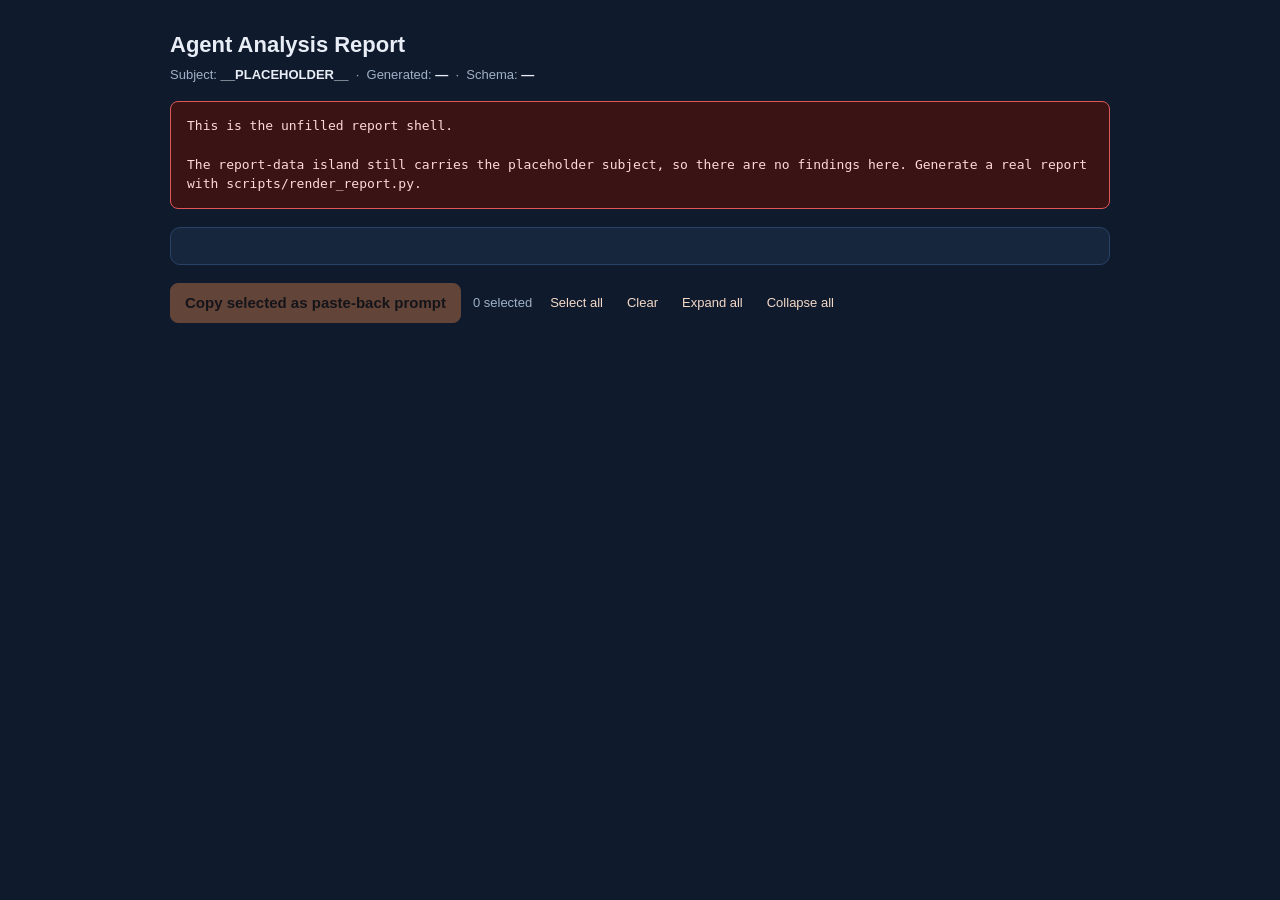
<file: .agents/skills/bmad-agent-builder/assets/report-shell.html>
<!DOCTYPE html>
<html lang="en">
<head>
<meta charset="utf-8">
<meta name="viewport" content="width=device-width, initial-scale=1">
<title>Agent Analysis Report</title>
<style>
  :root {
    --bg: #0f1b2d;
    --panel: #16263d;
    --panel-2: #1d3250;
    --ink: #e9eef6;
    --ink-dim: #9fb0c7;
    --line: #294366;
    --accent: #b66d46;
    --accent-ink: #f4d9c8;
    --critical: #e05656;
    --high: #e0904a;
    --medium: #d8c24a;
    --low: #5aa0d0;
    --ok: #4caf72;
  }
  * { box-sizing: border-box; }
  body {
    margin: 0;
    background: var(--bg);
    color: var(--ink);
    font: 15px/1.5 -apple-system, BlinkMacSystemFont, "Segoe UI", Roboto, Helvetica, Arial, sans-serif;
  }
  .wrap { max-width: 980px; margin: 0 auto; padding: 28px 20px 80px; }
  header h1 { font-size: 22px; margin: 0 0 4px; }
  header .meta { color: var(--ink-dim); font-size: 13px; }
  header .meta b { color: var(--ink); font-weight: 600; }

  .banner {
    display: none;
    background: #3a1414;
    border: 1px solid var(--critical);
    color: #ffd9d9;
    padding: 14px 16px;
    border-radius: 8px;
    margin: 16px 0;
    white-space: pre-wrap;
    font-family: ui-monospace, SFMono-Regular, Menlo, monospace;
    font-size: 13px;
  }
  .banner.show { display: block; }

  .overview {
    background: var(--panel);
    border: 1px solid var(--line);
    border-radius: 10px;
    padding: 18px;
    margin: 18px 0;
  }
  .grade {
    font-size: 34px;
    font-weight: 800;
    margin: 0 0 8px;
    text-transform: capitalize;
  }
  .grade.g-excellent { color: var(--ok); }
  .grade.g-good { color: var(--low); }
  .grade.g-fair { color: var(--medium); }
  .grade.g-poor { color: var(--critical); }
  .verdict { font-size: 16px; font-weight: 600; margin: 0 0 14px; }
  .summary { color: var(--ink-dim); margin: 0 0 14px; }
  .counts { display: flex; flex-wrap: wrap; gap: 10px; }
  .pill {
    display: inline-flex;
    align-items: center;
    gap: 8px;
    padding: 6px 12px;
    border-radius: 999px;
    background: var(--panel-2);
    border: 1px solid var(--line);
    font-size: 13px;
  }
  .pill .dot { width: 10px; height: 10px; border-radius: 50%; }
  .pill .n { font-weight: 700; }
  .dot.critical { background: var(--critical); }
  .dot.high { background: var(--high); }
  .dot.medium { background: var(--medium); }
  .dot.low { background: var(--low); }

  /* Agent portrait (agent_profile block) */
  .portrait {
    display: flex;
    align-items: center;
    gap: 16px;
    background: var(--panel);
    border: 1px solid var(--line);
    border-radius: 10px;
    padding: 18px;
    margin: 18px 0;
  }
  .portrait .icon {
    flex: 0 0 auto;
    width: 56px;
    height: 56px;
    border-radius: 12px;
    background: var(--panel-2);
    border: 1px solid var(--line);
    display: flex;
    align-items: center;
    justify-content: center;
    font-size: 30px;
  }
  .portrait .who { flex: 1 1 auto; min-width: 0; }
  .portrait .who .name { font-size: 18px; font-weight: 700; }
  .portrait .who .title { color: var(--ink-dim); font-size: 13px; margin-top: 1px; }
  .portrait .who .mission { margin-top: 8px; }
  .portrait .who .type {
    display: inline-block;
    margin-top: 8px;
    font-size: 11px;
    text-transform: uppercase;
    letter-spacing: 0.04em;
    padding: 3px 8px;
    border-radius: 6px;
    background: var(--panel-2);
    border: 1px solid var(--accent);
    color: var(--accent-ink);
  }

  /* Generic agent-block / synthesis panel */
  .block {
    background: var(--panel);
    border: 1px solid var(--line);
    border-radius: 10px;
    padding: 18px;
    margin: 18px 0;
  }
  .block > h2 {
    font-size: 13px;
    text-transform: uppercase;
    letter-spacing: 0.06em;
    color: var(--ink-dim);
    margin: 0 0 12px;
  }
  .cap-list { list-style: none; margin: 0; padding: 0; }
  .cap-list li {
    display: flex;
    align-items: baseline;
    gap: 10px;
    padding: 8px 0;
    border-top: 1px solid var(--line);
  }
  .cap-list li:first-child { border-top: none; }
  .cap-list .cap-name { font-weight: 600; flex: 0 0 auto; }
  .cap-list .cap-kind {
    flex: 0 0 auto;
    font-size: 11px;
    text-transform: uppercase;
    letter-spacing: 0.04em;
    padding: 2px 7px;
    border-radius: 6px;
    background: var(--panel-2);
    border: 1px solid var(--line);
    color: var(--ink-dim);
  }
  .cap-list .cap-note { color: var(--ink-dim); flex: 1 1 auto; min-width: 0; }
  .kv { margin: 0; display: grid; grid-template-columns: 150px 1fr; gap: 6px 14px; }
  .kv dt { color: var(--ink-dim); font-size: 12px; text-transform: uppercase; letter-spacing: 0.04em; }
  .kv dd { margin: 0; }
  .block .journey { padding: 8px 0; border-top: 1px solid var(--line); }
  .block .journey:first-of-type { border-top: none; padding-top: 0; }
  .block .journey .j-name { font-weight: 600; }
  .block .journey .j-steps { color: var(--ink-dim); margin-top: 2px; }
  .block .mono, .block code {
    font-family: ui-monospace, SFMono-Regular, Menlo, monospace;
    font-size: 13px;
    background: var(--panel-2);
    padding: 1px 5px;
    border-radius: 4px;
  }

  /* Themes */
  .theme { padding: 12px 0; border-top: 1px solid var(--line); }
  .theme:first-of-type { border-top: none; padding-top: 0; }
  .theme .t-head { display: flex; align-items: center; gap: 10px; }
  .theme .t-title { font-weight: 600; flex: 1 1 auto; min-width: 0; }
  .theme .t-cause { color: var(--ink-dim); margin-top: 4px; }
  .theme .t-action { margin-top: 4px; }
  .theme .t-findings { margin-top: 8px; padding-left: 12px; border-left: 2px solid var(--line); }
  .theme .t-finding { font-size: 13px; color: var(--ink-dim); padding: 2px 0; }

  /* Strengths */
  .strength-list { margin: 0; padding-left: 20px; }
  .strength-list li { padding: 2px 0; }

  /* Recommendations */
  .rec { padding: 8px 0; border-top: 1px solid var(--line); }
  .rec:first-of-type { border-top: none; padding-top: 0; }
  .rec .rank { font-weight: 700; color: var(--accent-ink); margin-right: 8px; }
  .rec .resolves { color: var(--ink-dim); font-size: 12px; margin-left: 8px; }

  .toolbar {
    display: flex;
    align-items: center;
    gap: 12px;
    margin: 18px 0 10px;
    flex-wrap: wrap;
  }
  .toolbar .sel-count { color: var(--ink-dim); font-size: 13px; }
  button {
    font: inherit;
    cursor: pointer;
    border-radius: 8px;
    border: 1px solid var(--line);
    background: var(--panel-2);
    color: var(--ink);
    padding: 8px 14px;
  }
  button.primary {
    background: var(--accent);
    border-color: var(--accent);
    color: #1a0e07;
    font-weight: 600;
  }
  button:disabled { opacity: 0.5; cursor: default; }
  button.link {
    background: none;
    border: none;
    color: var(--accent-ink);
    padding: 4px 6px;
    font-size: 13px;
  }
  button.small { padding: 5px 10px; font-size: 13px; flex: 0 0 auto; }

  .no-findings {
    background: var(--panel);
    border: 1px dashed var(--line);
    border-radius: 10px;
    padding: 28px;
    text-align: center;
    color: var(--ink-dim);
  }
  .no-findings .big { font-size: 18px; color: var(--ok); margin-bottom: 6px; }

  .group { margin: 18px 0; }
  .group > h2 {
    font-size: 13px;
    text-transform: uppercase;
    letter-spacing: 0.06em;
    color: var(--ink-dim);
    margin: 0 0 8px;
    display: flex;
    align-items: center;
    gap: 8px;
  }

  .finding {
    background: var(--panel);
    border: 1px solid var(--line);
    border-left: 4px solid var(--line);
    border-radius: 8px;
    margin: 8px 0;
    overflow: hidden;
  }
  .finding.sev-critical { border-left-color: var(--critical); }
  .finding.sev-high { border-left-color: var(--high); }
  .finding.sev-medium { border-left-color: var(--medium); }
  .finding.sev-low { border-left-color: var(--low); }

  .finding .row {
    display: flex;
    align-items: center;
    gap: 12px;
    padding: 12px 14px;
  }
  .finding .row .chk { width: 16px; height: 16px; flex: 0 0 auto; cursor: pointer; }
  .finding .row .head { flex: 1 1 auto; cursor: pointer; min-width: 0; }
  .finding .row .title { font-weight: 600; }
  .finding .row .sub { color: var(--ink-dim); font-size: 12px; margin-top: 2px; }
  .finding .tag {
    flex: 0 0 auto;
    font-size: 11px;
    text-transform: uppercase;
    letter-spacing: 0.04em;
    padding: 3px 8px;
    border-radius: 6px;
    background: var(--panel-2);
    border: 1px solid var(--line);
    color: var(--ink-dim);
  }
  .finding .caret { flex: 0 0 auto; color: var(--ink-dim); transition: transform 0.15s; cursor: pointer; }
  .finding.open .caret { transform: rotate(90deg); }

  .finding .body {
    display: none;
    padding: 0 14px 14px 42px;
    border-top: 1px solid var(--line);
  }
  .finding.open .body { display: block; }
  .finding .body dl { margin: 12px 0 0; display: grid; grid-template-columns: 130px 1fr; gap: 6px 14px; }
  .finding .body dt { color: var(--ink-dim); font-size: 12px; text-transform: uppercase; letter-spacing: 0.04em; }
  .finding .body dd { margin: 0; }
  .finding .body code, .finding .body .mono {
    font-family: ui-monospace, SFMono-Regular, Menlo, monospace;
    font-size: 13px;
    background: var(--panel-2);
    padding: 1px 5px;
    border-radius: 4px;
  }

  .toast {
    position: fixed;
    left: 50%;
    bottom: 28px;
    transform: translateX(-50%);
    background: var(--ok);
    color: #06160c;
    padding: 10px 18px;
    border-radius: 8px;
    font-weight: 600;
    opacity: 0;
    transition: opacity 0.2s;
    pointer-events: none;
  }
  .toast.show { opacity: 1; }

  .fallback-area { margin-top: 12px; display: none; }
  .fallback-area.show { display: block; }
  .fallback-area textarea {
    width: 100%;
    min-height: 160px;
    background: var(--panel-2);
    color: var(--ink);
    border: 1px solid var(--line);
    border-radius: 8px;
    padding: 10px;
    font-family: ui-monospace, SFMono-Regular, Menlo, monospace;
    font-size: 13px;
  }
</style>
</head>
<body>
<div class="wrap">
  <header>
    <h1>Agent Analysis Report</h1>
    <div class="meta">
      <span>Subject: <b id="m-subject">—</b></span> &nbsp;·&nbsp;
      <span>Generated: <b id="m-generated">—</b></span> &nbsp;·&nbsp;
      <span>Schema: <b id="m-schema">—</b></span>
    </div>
  </header>

  <div id="parse-banner" class="banner"></div>

  <!-- Agent portrait (agent_profile). Hidden when the block is absent. -->
  <section id="portrait" class="portrait" hidden></section>

  <section id="overview" class="overview" hidden>
    <div id="grade" class="grade" hidden></div>
    <p id="verdict" class="verdict"></p>
    <p id="summary-text" class="summary" hidden></p>
    <div id="counts" class="counts"></div>
  </section>

  <!-- Capability dashboard (capabilities). Hidden when absent. -->
  <section id="capabilities" class="block" hidden></section>

  <!-- Per-lens verdicts (detailed_analysis). Hidden when absent. -->
  <section id="lens-verdicts" class="block" hidden></section>

  <!-- Sanctum block (sanctum). Conditional; hidden for stateless agents. -->
  <section id="sanctum" class="block" hidden></section>

  <!-- Experience: journeys plus headless (experience). Hidden when absent. -->
  <section id="experience" class="block" hidden></section>

  <!-- Synthesis layer (themes, strengths, recommendations). Hidden when absent. -->
  <section id="themes" class="block" hidden></section>
  <section id="strengths" class="block" hidden></section>
  <section id="recommendations" class="block" hidden></section>

  <div id="toolbar" class="toolbar" hidden>
    <button id="btn-copy" class="primary" disabled>Copy selected as paste-back prompt</button>
    <span id="sel-count" class="sel-count">0 selected</span>
    <button id="btn-select-all" class="link">Select all</button>
    <button id="btn-clear" class="link">Clear</button>
    <button id="btn-expand-all" class="link">Expand all</button>
    <button id="btn-collapse-all" class="link">Collapse all</button>
  </div>

  <div id="fallback" class="fallback-area">
    <p class="sel-count">Clipboard was unavailable. Copy the text below manually:</p>
    <textarea id="fallback-text" readonly></textarea>
  </div>

  <div id="findings-root"></div>
</div>

<div id="toast" class="toast">Copied</div>

<!-- scripts/render_report.py replaces the contents of this island per run.
     The placeholder below is intentionally unusable: the shell refuses to
     render it, so a failed injection can never look like real findings. -->
<script type="application/json" id="report-data">
{
  "schema_version": 2,
  "subject": "__PLACEHOLDER__",
  "generated": "",
  "verdict": "",
  "findings": []
}
</script>

<script>
(function () {
  "use strict";

  var SEVERITIES = ["critical", "high", "medium", "low"];
  var SEV_LABEL = { critical: "Critical", high: "High", medium: "Medium", low: "Low" };
  var GRADES = ["excellent", "good", "fair", "poor"];
  var PLACEHOLDER_SUBJECT = "__PLACEHOLDER__";

  var els = {
    banner: document.getElementById("parse-banner"),
    portrait: document.getElementById("portrait"),
    overview: document.getElementById("overview"),
    grade: document.getElementById("grade"),
    verdict: document.getElementById("verdict"),
    summaryText: document.getElementById("summary-text"),
    counts: document.getElementById("counts"),
    capabilities: document.getElementById("capabilities"),
    lensVerdicts: document.getElementById("lens-verdicts"),
    sanctum: document.getElementById("sanctum"),
    experience: document.getElementById("experience"),
    themes: document.getElementById("themes"),
    strengths: document.getElementById("strengths"),
    recommendations: document.getElementById("recommendations"),
    toolbar: document.getElementById("toolbar"),
    root: document.getElementById("findings-root"),
    subject: document.getElementById("m-subject"),
    generated: document.getElementById("m-generated"),
    schema: document.getElementById("m-schema"),
    selCount: document.getElementById("sel-count"),
    btnCopy: document.getElementById("btn-copy"),
    btnSelectAll: document.getElementById("btn-select-all"),
    btnClear: document.getElementById("btn-clear"),
    btnExpandAll: document.getElementById("btn-expand-all"),
    btnCollapseAll: document.getElementById("btn-collapse-all"),
    fallback: document.getElementById("fallback"),
    fallbackText: document.getElementById("fallback-text"),
    toast: document.getElementById("toast")
  };

  var selected = Object.create(null);
  var findings = [];
  var findingsById = Object.create(null);
  var subjectPath = "";
  var standards = null;

  function showBanner(message) {
    els.banner.textContent = message;
    els.banner.classList.add("show");
  }

  function esc(value) {
    var s = value == null ? "" : String(value);
    return s.replace(/[&<>"']/g, function (c) {
      return { "&": "&amp;", "<": "&lt;", ">": "&gt;", '"': "&quot;", "'": "&#39;" }[c];
    });
  }

  // Normalize an arbitrary parsed object against schema_version 2, supplying
  // defaults so a partial or future island still renders. Unknown fields are
  // ignored, not fatal. Severity counts are always derived from the findings
  // array, never read from the island, so they cannot disagree with it. The
  // agent blocks (agent_profile, capabilities, detailed_analysis, sanctum,
  // experience) and the synthesis blocks (grade, summary, themes, strengths,
  // recommendations) are OPTIONAL: each normalizes to an empty value that
  // renders nothing rather than an empty panel or an error.
  function normalize(raw) {
    var obj = raw && typeof raw === "object" ? raw : {};
    var rawFindings = Array.isArray(obj.findings) ? obj.findings : [];

    var norm = {
      schema_version: typeof obj.schema_version === "number" ? obj.schema_version : 2,
      subject: obj.subject != null ? String(obj.subject) : "(unspecified)",
      generated: obj.generated != null ? String(obj.generated) : "(unspecified)",
      verdict: obj.verdict != null ? String(obj.verdict) : "(no verdict supplied)",
      grade: GRADES.indexOf(String(obj.grade || "").toLowerCase()) >= 0
        ? String(obj.grade).toLowerCase() : "",
      summary: typeof obj.summary === "string" ? obj.summary : "",
      standards: (obj.standards && typeof obj.standards === "object") ? {
        canon: obj.standards.canon != null ? String(obj.standards.canon) : "",
        principles: obj.standards.principles != null ? String(obj.standards.principles) : "",
        scripts: obj.standards.scripts != null ? String(obj.standards.scripts) : ""
      } : null,
      themes: normalizeThemes(obj.themes),
      strengths: normalizeStrengths(obj.strengths),
      recommendations: normalizeRecommendations(obj.recommendations),
      counts: { critical: 0, high: 0, medium: 0, low: 0 },
      findings: [],
      agent_profile: normalizeProfile(obj.agent_profile),
      capabilities: normalizeCapabilities(obj.capabilities),
      detailed_analysis: normalizeDetailed(obj.detailed_analysis),
      sanctum: normalizeSanctum(obj.sanctum),
      experience: normalizeExperience(obj.experience)
    };

    rawFindings.forEach(function (f, i) {
      if (!f || typeof f !== "object") { return; }
      var sev = SEVERITIES.indexOf(f.severity) >= 0 ? f.severity : "low";
      norm.findings.push({
        id: f.id != null ? String(f.id) : "finding-" + (i + 1),
        lens: f.lens != null ? String(f.lens) : "(unknown)",
        severity: sev,
        title: f.title != null ? String(f.title) : "(untitled finding)",
        location: f.location != null ? String(f.location) : "",
        evidence: f.evidence != null ? String(f.evidence) : "",
        recommendation: f.recommendation != null ? String(f.recommendation) : "",
        proposed_smallest: f.proposed_smallest != null ? String(f.proposed_smallest) : "",
        predicted_delta: f.predicted_delta != null ? String(f.predicted_delta) : ""
      });
      norm.counts[sev] += 1;
    });

    return norm;
  }

  function normalizeThemes(raw) {
    if (!Array.isArray(raw)) { return []; }
    var list = [];
    raw.forEach(function (t) {
      if (!t || typeof t !== "object") { return; }
      var ids = [];
      if (Array.isArray(t.finding_ids)) {
        t.finding_ids.forEach(function (id) { if (id != null) { ids.push(String(id)); } });
      }
      var title = t.title != null ? String(t.title) : "";
      if (!title && !ids.length) { return; }
      list.push({
        title: title || "(untitled theme)",
        root_cause: t.root_cause != null ? String(t.root_cause) : "",
        action: t.action != null ? String(t.action) : "",
        finding_ids: ids
      });
    });
    return list;
  }

  function normalizeStrengths(raw) {
    if (!Array.isArray(raw)) { return []; }
    var list = [];
    raw.forEach(function (s) {
      if (typeof s === "string" && s) { list.push(s); }
      else if (s && typeof s === "object" && s.title) {
        list.push(String(s.title) + (s.detail ? " — " + String(s.detail) : ""));
      }
    });
    return list;
  }

  function normalizeRecommendations(raw) {
    if (!Array.isArray(raw)) { return []; }
    var list = [];
    raw.forEach(function (r, i) {
      if (!r || typeof r !== "object") { return; }
      var action = r.action != null ? String(r.action) : "";
      if (!action) { return; }
      var resolves = "";
      if (Array.isArray(r.resolves)) { resolves = r.resolves.map(String).join(", "); }
      else if (typeof r.resolves === "number") { resolves = r.resolves + " findings"; }
      else if (r.resolves != null) { resolves = String(r.resolves); }
      list.push({
        rank: typeof r.rank === "number" ? r.rank : i + 1,
        action: action,
        resolves: resolves
      });
    });
    list.sort(function (a, b) { return a.rank - b.rank; });
    return list;
  }

  // Optional agent_profile portrait: name/title/icon/agent_type/mission.
  // Returns null when nothing usable is present, so the portrait stays hidden.
  function normalizeProfile(raw) {
    if (!raw || typeof raw !== "object") { return null; }
    var p = {
      name: raw.name != null ? String(raw.name) : "",
      title: raw.title != null ? String(raw.title) : "",
      icon: raw.icon != null ? String(raw.icon) : "",
      agent_type: raw.agent_type != null ? String(raw.agent_type) : "",
      mission: raw.mission != null ? String(raw.mission) : ""
    };
    if (!p.name && !p.title && !p.mission && !p.agent_type) { return null; }
    return p;
  }

  // Optional capability dashboard: a list of { name, kind, note }.
  // Returns null when empty or absent.
  function normalizeCapabilities(raw) {
    if (!Array.isArray(raw)) { return null; }
    var list = [];
    raw.forEach(function (c) {
      if (!c || typeof c !== "object") { return; }
      var name = c.name != null ? String(c.name) : "";
      if (!name) { return; }
      list.push({
        name: name,
        kind: c.kind != null ? String(c.kind) : "",
        note: c.note != null ? String(c.note) : ""
      });
    });
    return list.length ? list : null;
  }

  // Optional detailed_analysis: a map of lens name to one-line verdict.
  // Returns null when empty or absent.
  function normalizeDetailed(raw) {
    if (!raw || typeof raw !== "object" || Array.isArray(raw)) { return null; }
    var entries = [];
    Object.keys(raw).forEach(function (key) {
      var value = raw[key];
      if (value == null || typeof value === "object") { return; }
      entries.push({ lens: key, verdict: String(value) });
    });
    return entries.length ? entries : null;
  }

  // Optional sanctum block, shown only for memory/autonomous agents.
  // Returns null when absent or explicitly marked not present.
  function normalizeSanctum(raw) {
    if (!raw || typeof raw !== "object") { return null; }
    if (raw.present === false) { return null; }
    var files = [];
    if (Array.isArray(raw.files)) {
      raw.files.forEach(function (f) { if (f != null) { files.push(String(f)); } });
    }
    var s = {
      location: raw.location != null ? String(raw.location) : "",
      files: files,
      note: raw.note != null ? String(raw.note) : ""
    };
    if (!s.location && !s.files.length && !s.note) { return null; }
    return s;
  }

  // Optional experience block: journeys plus a headless note. Returns null when
  // neither is usable.
  function normalizeExperience(raw) {
    if (!raw || typeof raw !== "object") { return null; }
    var journeys = [];
    if (Array.isArray(raw.journeys)) {
      raw.journeys.forEach(function (j) {
        if (!j || typeof j !== "object") { return; }
        var name = j.name != null ? String(j.name) : "";
        var steps = j.steps != null ? String(j.steps) : "";
        if (!name && !steps) { return; }
        journeys.push({ name: name, steps: steps });
      });
    }
    var headless = raw.headless != null ? String(raw.headless) : "";
    if (!journeys.length && !headless) { return null; }
    return { journeys: journeys, headless: headless };
  }

  function renderOverview(data) {
    els.subject.textContent = data.subject;
    els.generated.textContent = data.generated;
    els.schema.textContent = String(data.schema_version);
    els.verdict.textContent = data.verdict;

    if (data.grade) {
      els.grade.textContent = data.grade;
      els.grade.className = "grade g-" + data.grade;
      els.grade.hidden = false;
    }
    if (data.summary) {
      els.summaryText.textContent = data.summary;
      els.summaryText.hidden = false;
    }

    els.counts.innerHTML = "";
    SEVERITIES.forEach(function (s) {
      var pill = document.createElement("span");
      pill.className = "pill";
      pill.innerHTML =
        '<span class="dot ' + s + '"></span>' +
        '<span class="lbl">' + SEV_LABEL[s] + '</span>' +
        '<span class="n">' + data.counts[s] + "</span>";
      els.counts.appendChild(pill);
    });
    els.overview.hidden = false;
  }

  // Each agent-block renderer leaves its section hidden when its data is null,
  // so a stateless agent (no sanctum) or a minimal island never shows a blank
  // panel and never throws.
  function renderProfile(profile) {
    if (!profile) { els.portrait.hidden = true; return; }
    var typeTag = profile.agent_type
      ? '<span class="type">' + esc(profile.agent_type) + "</span>"
      : "";
    var mission = profile.mission
      ? '<div class="mission">' + esc(profile.mission) + "</div>"
      : "";
    els.portrait.innerHTML =
      '<div class="icon">' + (profile.icon ? esc(profile.icon) : "🤖") + "</div>" +
      '<div class="who">' +
      '<div class="name">' + esc(profile.name || "(unnamed agent)") + "</div>" +
      (profile.title ? '<div class="title">' + esc(profile.title) + "</div>" : "") +
      mission +
      typeTag +
      "</div>";
    els.portrait.hidden = false;
  }

  function renderCapabilities(list) {
    if (!list) { els.capabilities.hidden = true; return; }
    var items = list.map(function (c) {
      return "<li>" +
        '<span class="cap-name">' + esc(c.name) + "</span>" +
        (c.kind ? '<span class="cap-kind">' + esc(c.kind) + "</span>" : "") +
        (c.note ? '<span class="cap-note">' + esc(c.note) + "</span>" : "") +
        "</li>";
    }).join("");
    els.capabilities.innerHTML =
      "<h2>Capabilities</h2><ul class=\"cap-list\">" + items + "</ul>";
    els.capabilities.hidden = false;
  }

  function renderLensVerdicts(entries) {
    if (!entries) { els.lensVerdicts.hidden = true; return; }
    var rows = entries.map(function (e) {
      return "<dt>" + esc(e.lens) + "</dt><dd>" + esc(e.verdict) + "</dd>";
    }).join("");
    els.lensVerdicts.innerHTML =
      "<h2>Per-lens verdicts</h2><dl class=\"kv\">" + rows + "</dl>";
    els.lensVerdicts.hidden = false;
  }

  function renderSanctum(s) {
    if (!s) { els.sanctum.hidden = true; return; }
    var rows = "";
    if (s.location) {
      rows += "<dt>Location</dt><dd><code>" + esc(s.location) + "</code></dd>";
    }
    if (s.files.length) {
      rows += "<dt>Sanctum files</dt><dd>" +
        s.files.map(function (f) { return '<span class="mono">' + esc(f) + "</span>"; }).join(" ") +
        "</dd>";
    }
    if (s.note) {
      rows += "<dt>Note</dt><dd>" + esc(s.note) + "</dd>";
    }
    els.sanctum.innerHTML = "<h2>Sanctum (runtime memory)</h2><dl class=\"kv\">" + rows + "</dl>";
    els.sanctum.hidden = false;
  }

  function renderExperience(exp) {
    if (!exp) { els.experience.hidden = true; return; }
    var html = "<h2>Experience</h2>";
    if (exp.journeys.length) {
      html += exp.journeys.map(function (j) {
        return '<div class="journey">' +
          '<div class="j-name">' + esc(j.name || "(unnamed journey)") + "</div>" +
          (j.steps ? '<div class="j-steps">' + esc(j.steps) + "</div>" : "") +
          "</div>";
      }).join("");
    }
    if (exp.headless) {
      html += '<dl class="kv" style="margin-top:12px"><dt>Headless</dt><dd>' +
        esc(exp.headless) + "</dd></dl>";
    }
    els.experience.innerHTML = html;
    els.experience.hidden = false;
  }

  // Every copied fix prompt opens by anchoring the fixing session to the same
  // standards that produced the findings, so the fix is held to the bar too.
  function standardsPreamble() {
    if (!standards || !standards.canon) { return []; }
    var bar = standards.canon + (standards.principles ? " and " + standards.principles : "");
    var lines = [
      "Hold " + bar + " as the bar for every line you change — a fix that adds ceremony is a new finding, not a fix."
    ];
    if (standards.scripts) {
      lines.push("If the fix adds or changes scripts, follow " + standards.scripts + ".");
    }
    lines.push("");
    return lines;
  }

  function composeThemePrompt(theme, resolved) {
    var lines = standardsPreamble();
    lines.push("Fix the following theme in " + subjectPath + ": " + theme.title);
    lines.push("");
    if (theme.root_cause) { lines.push("Root cause: " + theme.root_cause); }
    if (theme.action) { lines.push("Fix: " + theme.action); }
    if (resolved.length) {
      lines.push("");
      lines.push("Findings to address:");
      resolved.forEach(function (f, i) {
        lines.push((i + 1) + ". " + f.title);
        if (f.location) { lines.push("   Location: " + f.location); }
        if (f.evidence) { lines.push("   Evidence: " + f.evidence); }
        if (f.recommendation) { lines.push("   Recommendation: " + f.recommendation); }
      });
    }
    return lines.join("\n") + "\n";
  }

  function renderThemes(themes) {
    if (!themes.length) { els.themes.hidden = true; return; }
    els.themes.innerHTML = "<h2>Themes</h2>";
    themes.forEach(function (t) {
      var resolved = t.finding_ids
        .map(function (id) { return findingsById[id]; })
        .filter(function (f) { return !!f; });
      var items = resolved.map(function (f) {
        return '<div class="t-finding"><span class="mono">' + esc(f.id) + "</span> " +
          esc(f.title) +
          (f.location ? ' · <span class="mono">' + esc(f.location) + "</span>" : "") +
          "</div>";
      }).join("");

      var node = document.createElement("div");
      node.className = "theme";
      node.innerHTML =
        '<div class="t-head"><span class="t-title">' + esc(t.title) + "</span>" +
        '<button class="small t-fix">Fix This Theme</button></div>' +
        (t.root_cause ? '<div class="t-cause">Root cause: ' + esc(t.root_cause) + "</div>" : "") +
        (t.action ? '<div class="t-action"><b>Fix:</b> ' + esc(t.action) + "</div>" : "") +
        (items ? '<div class="t-findings">' + items + "</div>" : "");
      node.querySelector(".t-fix").addEventListener("click", function () {
        copyText(composeThemePrompt(t, resolved));
      });
      els.themes.appendChild(node);
    });
    els.themes.hidden = false;
  }

  function renderStrengths(list) {
    if (!list.length) { els.strengths.hidden = true; return; }
    els.strengths.innerHTML =
      "<h2>Strengths</h2><ul class=\"strength-list\">" +
      list.map(function (s) { return "<li>" + esc(s) + "</li>"; }).join("") +
      "</ul>";
    els.strengths.hidden = false;
  }

  function renderRecommendations(recs) {
    if (!recs.length) { els.recommendations.hidden = true; return; }
    var html = "<h2>Recommendations</h2>";
    recs.forEach(function (r) {
      html += '<div class="rec"><span class="rank">#' + esc(String(r.rank)) + "</span>" +
        esc(r.action) +
        (r.resolves ? '<span class="resolves">resolves: ' + esc(r.resolves) + "</span>" : "") +
        "</div>";
    });
    els.recommendations.innerHTML = html;
    els.recommendations.hidden = false;
  }

  function renderNoFindings() {
    els.root.innerHTML =
      '<div class="no-findings">' +
      '<div class="big">No findings</div>' +
      "<div>The scanners returned a clean pass for this subject.</div>" +
      "</div>";
  }

  function findingNode(f) {
    var node = document.createElement("div");
    node.className = "finding sev-" + f.severity;
    node.setAttribute("data-id", f.id);

    var sub =
      esc(f.lens) +
      (f.location ? ' · <span class="mono">' + esc(f.location) + "</span>" : "");

    var rows =
      "<dt>Lens</dt><dd>" + esc(f.lens) + "</dd>" +
      (f.location ? "<dt>Location</dt><dd><code>" + esc(f.location) + "</code></dd>" : "") +
      (f.evidence ? "<dt>Evidence</dt><dd>" + esc(f.evidence) + "</dd>" : "") +
      (f.recommendation ? "<dt>Recommendation</dt><dd>" + esc(f.recommendation) + "</dd>" : "") +
      (f.proposed_smallest ? "<dt>Proposed smallest</dt><dd>" + esc(f.proposed_smallest) + "</dd>" : "") +
      (f.predicted_delta ? "<dt>Predicted delta</dt><dd>" + esc(f.predicted_delta) + "</dd>" : "");

    node.innerHTML =
      '<div class="row">' +
      '<input type="checkbox" class="chk" aria-label="Select finding">' +
      '<div class="head">' +
      '<div class="title">' + esc(f.title) + "</div>" +
      '<div class="sub">' + sub + "</div>" +
      "</div>" +
      '<span class="tag">' + SEV_LABEL[f.severity] + "</span>" +
      '<span class="caret">▸</span>' +
      "</div>" +
      '<div class="body"><dl>' + rows + "</dl></div>";

    var chk = node.querySelector(".chk");
    chk.checked = !!selected[f.id];
    chk.addEventListener("change", function () {
      if (chk.checked) { selected[f.id] = true; } else { delete selected[f.id]; }
      updateSelection();
    });

    var head = node.querySelector(".head");
    var caret = node.querySelector(".caret");
    function toggle() { node.classList.toggle("open"); }
    head.addEventListener("click", toggle);
    caret.addEventListener("click", toggle);

    return node;
  }

  function renderFindings(list) {
    els.root.innerHTML = "";
    if (list.length === 0) {
      renderNoFindings();
      els.toolbar.hidden = true;
      return;
    }
    els.toolbar.hidden = false;

    SEVERITIES.forEach(function (sev) {
      var group = list.filter(function (f) { return f.severity === sev; });
      if (group.length === 0) { return; }
      var wrap = document.createElement("div");
      wrap.className = "group";
      var h = document.createElement("h2");
      h.innerHTML = '<span class="dot ' + sev + '"></span>' + SEV_LABEL[sev] + " (" + group.length + ")";
      wrap.appendChild(h);
      group.forEach(function (f) { wrap.appendChild(findingNode(f)); });
      els.root.appendChild(wrap);
    });
  }

  function updateSelection() {
    var n = Object.keys(selected).length;
    els.selCount.textContent = n + " selected";
    els.btnCopy.disabled = n === 0;
  }

  function composePrompt() {
    var picked = findings.filter(function (f) { return selected[f.id]; });
    if (picked.length === 0) { return ""; }
    var lines = standardsPreamble();
    lines.push("Fix the following issues in " + subjectPath + ":");
    lines.push("");
    picked.forEach(function (f, i) {
      lines.push((i + 1) + ". " + f.title);
      if (f.location) { lines.push("   Location: " + f.location); }
      if (f.evidence) { lines.push("   Evidence: " + f.evidence); }
      if (f.recommendation) { lines.push("   Recommendation: " + f.recommendation); }
      if (f.proposed_smallest) { lines.push("   Proposed smallest: " + f.proposed_smallest); }
      lines.push("");
    });
    return lines.join("\n").replace(/\n+$/, "\n");
  }

  function showToast(text) {
    els.toast.textContent = text;
    els.toast.classList.add("show");
    setTimeout(function () { els.toast.classList.remove("show"); }, 1600);
  }

  function fallbackCopy(text) {
    els.fallbackText.value = text;
    els.fallback.classList.add("show");
    els.fallbackText.focus();
    els.fallbackText.select();
    try {
      var ok = document.execCommand && document.execCommand("copy");
      if (ok) {
        showToast("Copied");
        return;
      }
    } catch (e) { /* fall through to manual */ }
    showToast("Copy the text shown below");
  }

  function copyText(text) {
    if (!text) { return; }
    if (navigator.clipboard && navigator.clipboard.writeText) {
      navigator.clipboard.writeText(text).then(
        function () { showToast("Copied"); },
        function () { fallbackCopy(text); }
      );
    } else {
      fallbackCopy(text);
    }
  }

  function doCopy() {
    copyText(composePrompt());
  }

  function wireToolbar() {
    els.btnCopy.addEventListener("click", doCopy);
    els.btnSelectAll.addEventListener("click", function () {
      findings.forEach(function (f) { selected[f.id] = true; });
      document.querySelectorAll(".finding .chk").forEach(function (c) { c.checked = true; });
      updateSelection();
    });
    els.btnClear.addEventListener("click", function () {
      selected = Object.create(null);
      document.querySelectorAll(".finding .chk").forEach(function (c) { c.checked = false; });
      els.fallback.classList.remove("show");
      updateSelection();
    });
    els.btnExpandAll.addEventListener("click", function () {
      document.querySelectorAll(".finding").forEach(function (n) { n.classList.add("open"); });
    });
    els.btnCollapseAll.addEventListener("click", function () {
      document.querySelectorAll(".finding").forEach(function (n) { n.classList.remove("open"); });
    });
  }

  function init() {
    var island = document.getElementById("report-data");
    var parsed;
    try {
      if (!island) { throw new Error("report-data island element not found"); }
      parsed = JSON.parse(island.textContent);
    } catch (err) {
      showBanner(
        "Could not parse the report data island.\n\n" +
        "Error: " + (err && err.message ? err.message : String(err)) + "\n\n" +
        "The findings could not be rendered. The JSON inside the " +
        'report-data island (the application/json script tag) is malformed.'
      );
      return;
    }

    var data = normalize(parsed);

    if (data.subject === PLACEHOLDER_SUBJECT) {
      els.subject.textContent = data.subject;
      showBanner(
        "This is the unfilled report shell.\n\n" +
        "The report-data island still carries the placeholder subject, so " +
        "there are no findings here. Generate a real report with " +
        "scripts/render_report.py."
      );
      return;
    }

    findings = data.findings;
    subjectPath = data.subject;
    standards = data.standards;
    findingsById = Object.create(null);
    findings.forEach(function (f) { findingsById[f.id] = f; });

    renderProfile(data.agent_profile);
    renderOverview(data);
    renderCapabilities(data.capabilities);
    renderLensVerdicts(data.detailed_analysis);
    renderSanctum(data.sanctum);
    renderExperience(data.experience);
    renderThemes(data.themes);
    renderStrengths(data.strengths);
    renderRecommendations(data.recommendations);
    renderFindings(findings);
    wireToolbar();
    updateSelection();
  }

  if (document.readyState === "loading") {
    document.addEventListener("DOMContentLoaded", init);
  } else {
    init();
  }
})();
</script>
</body>
</html>
</file>
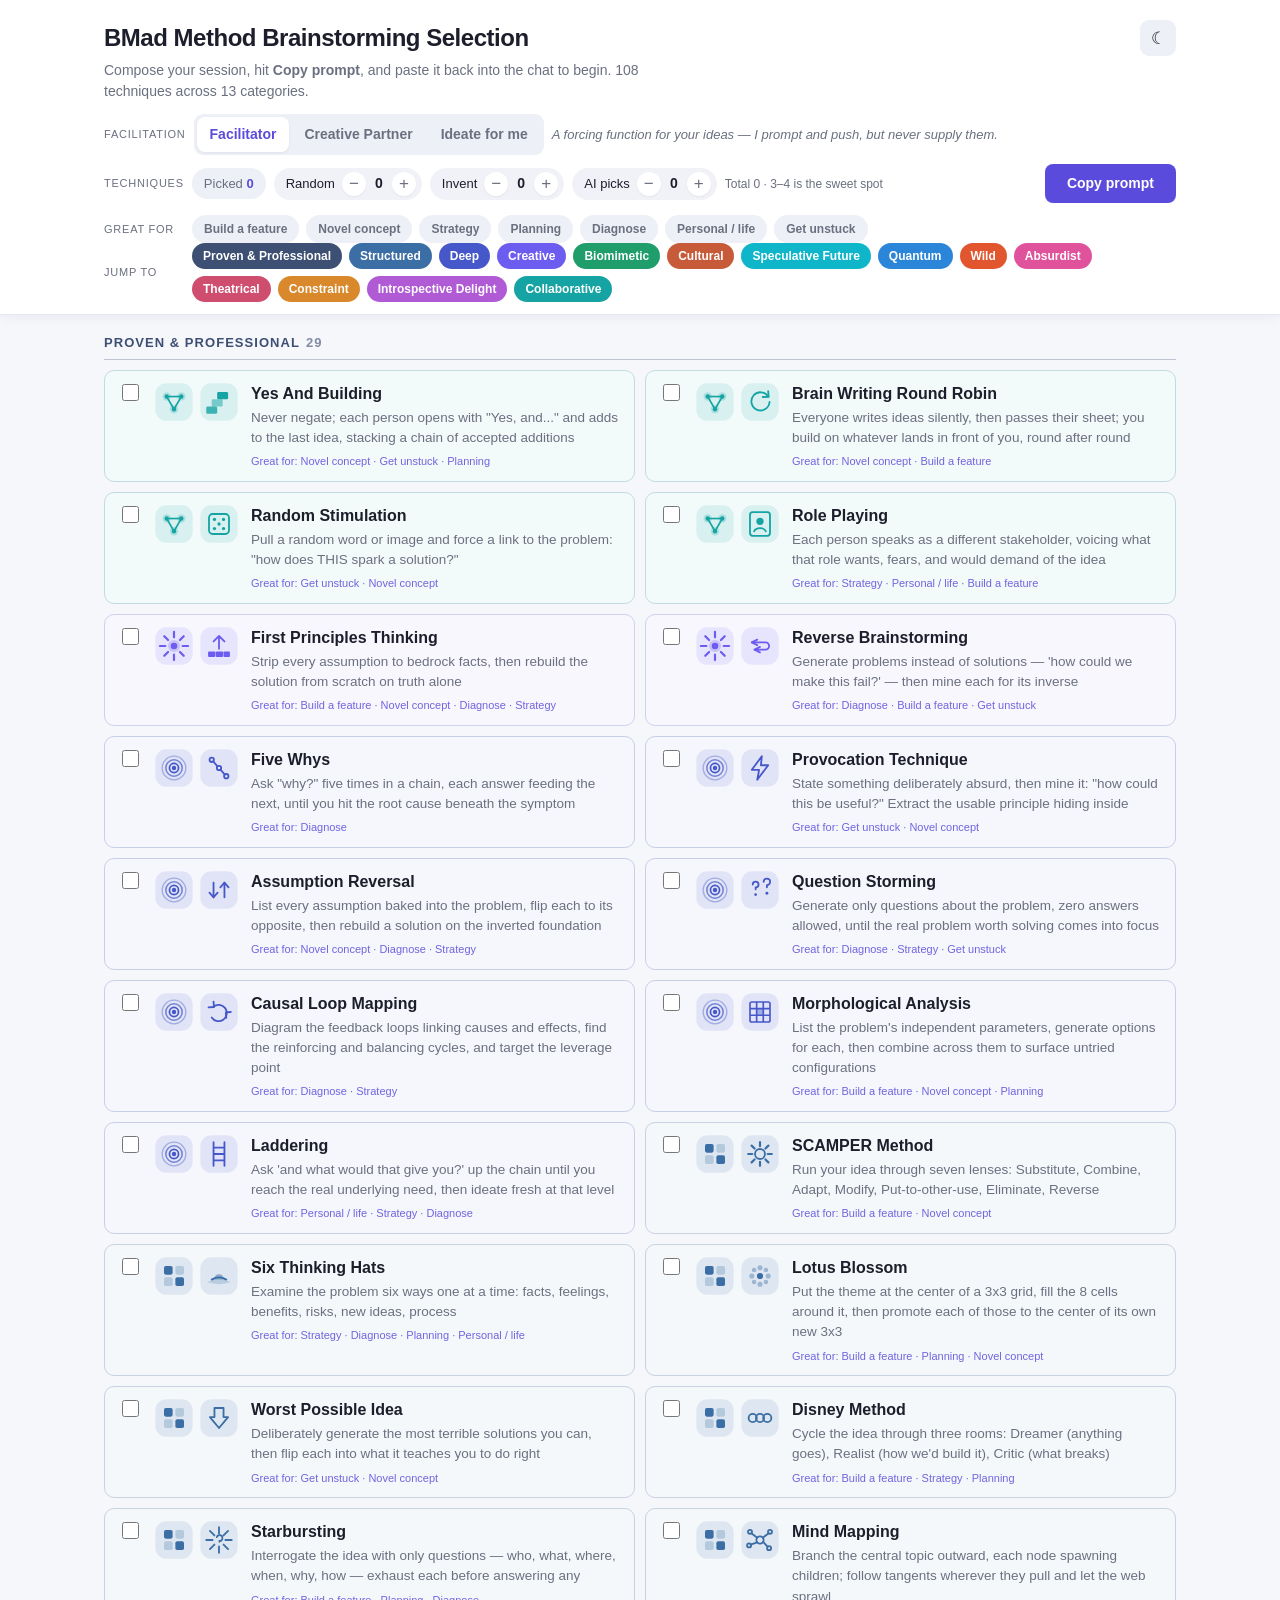
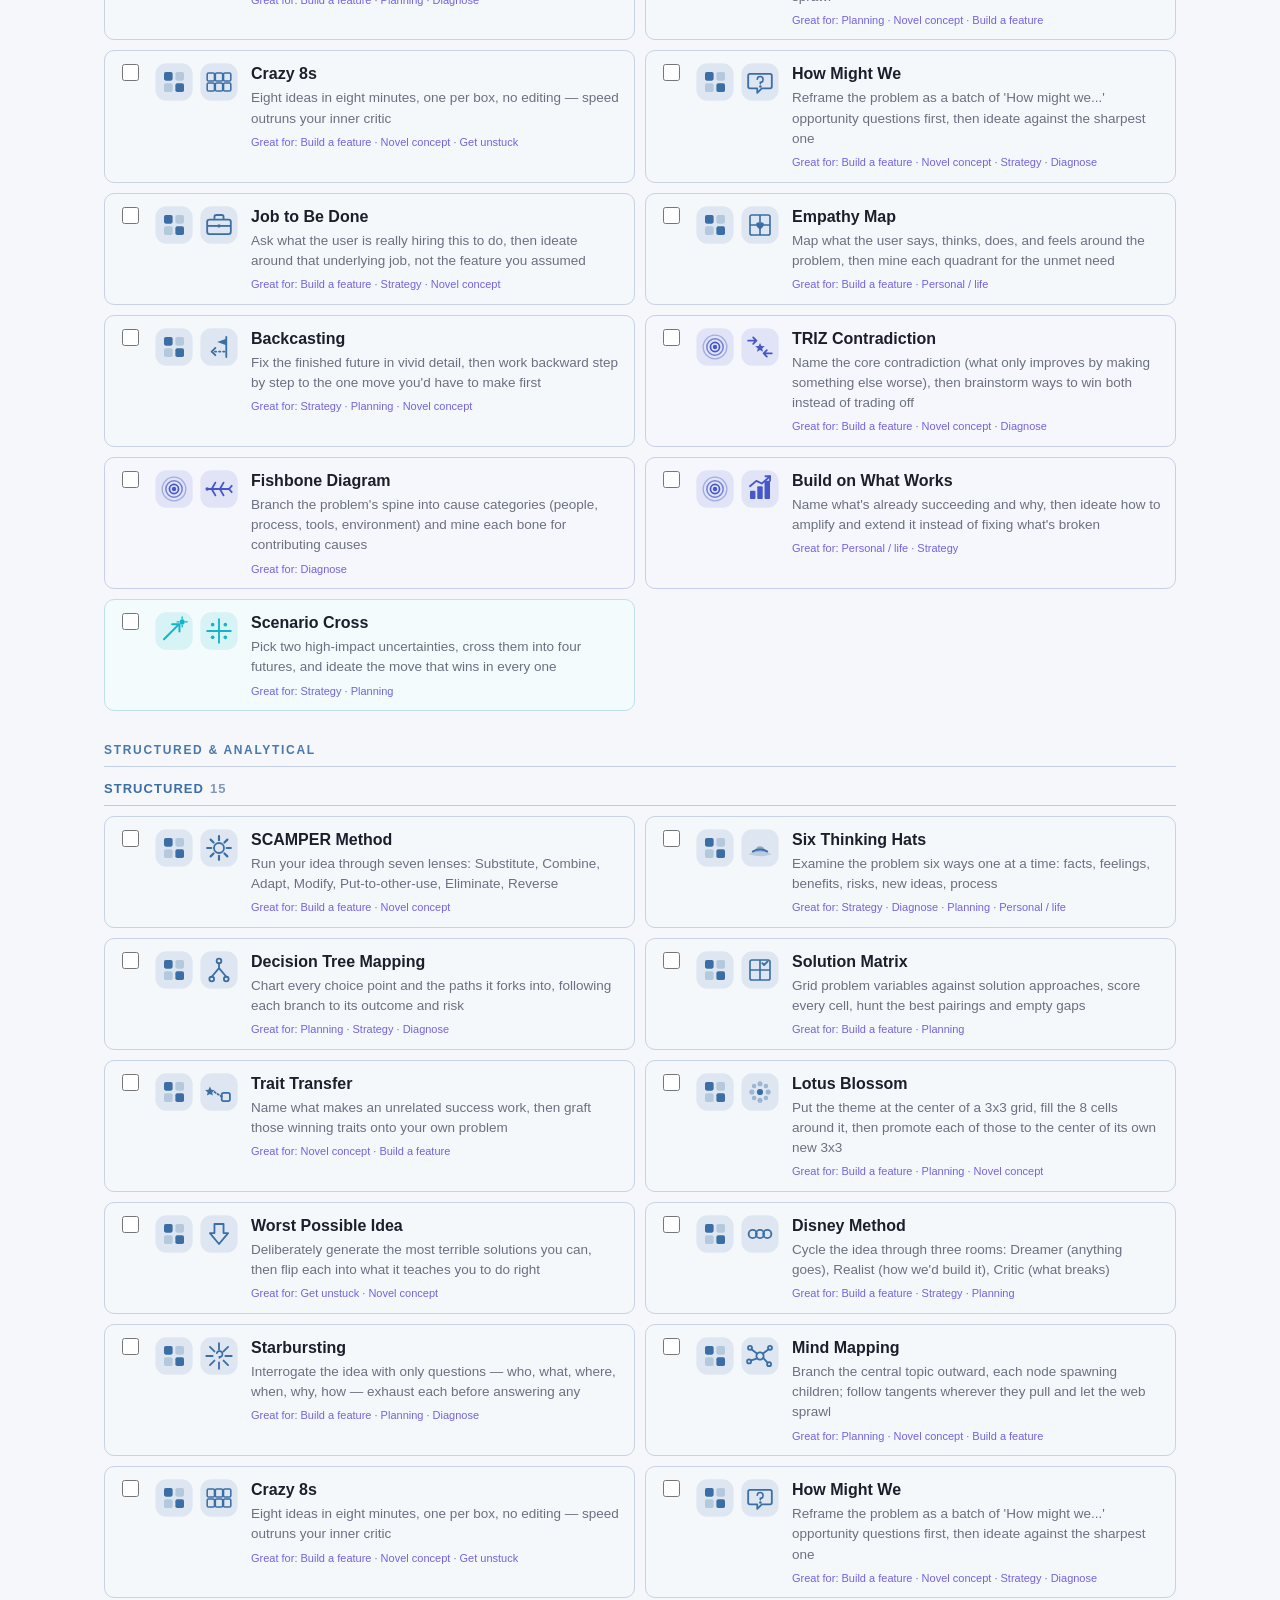
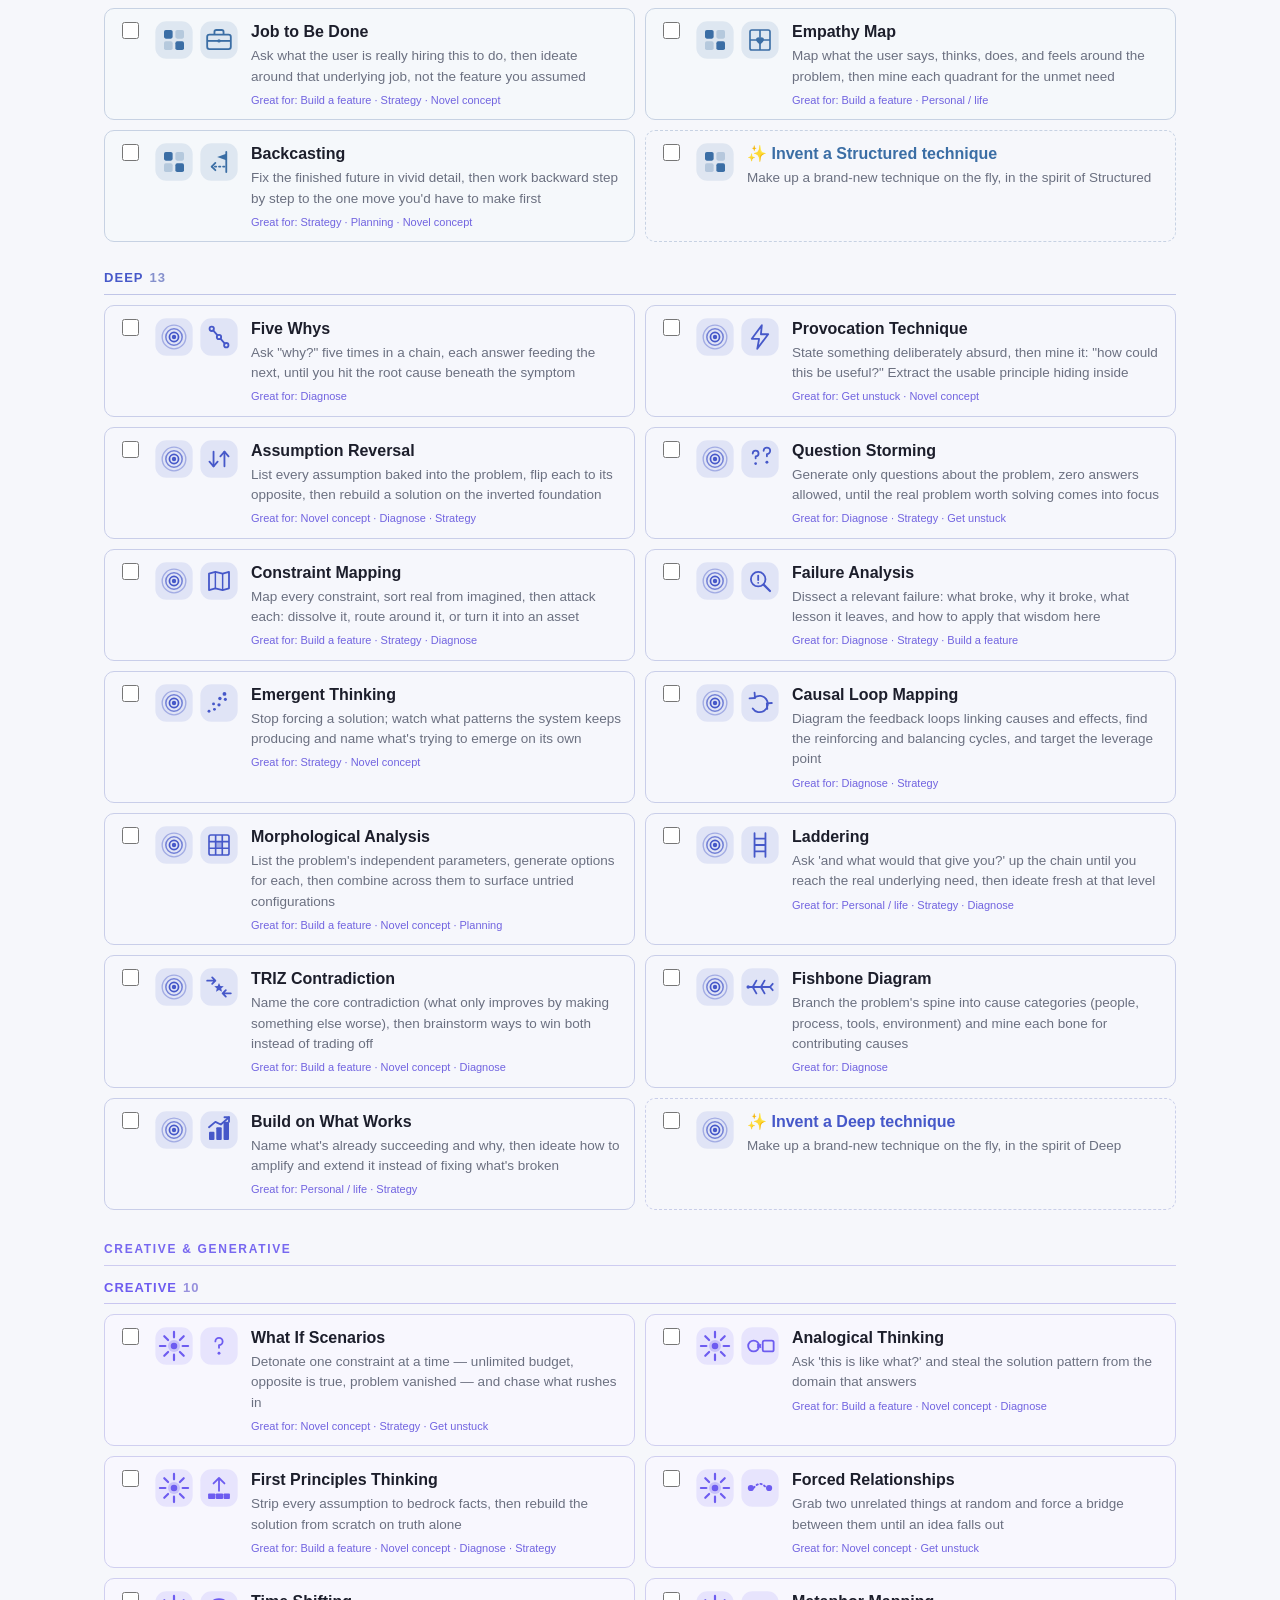
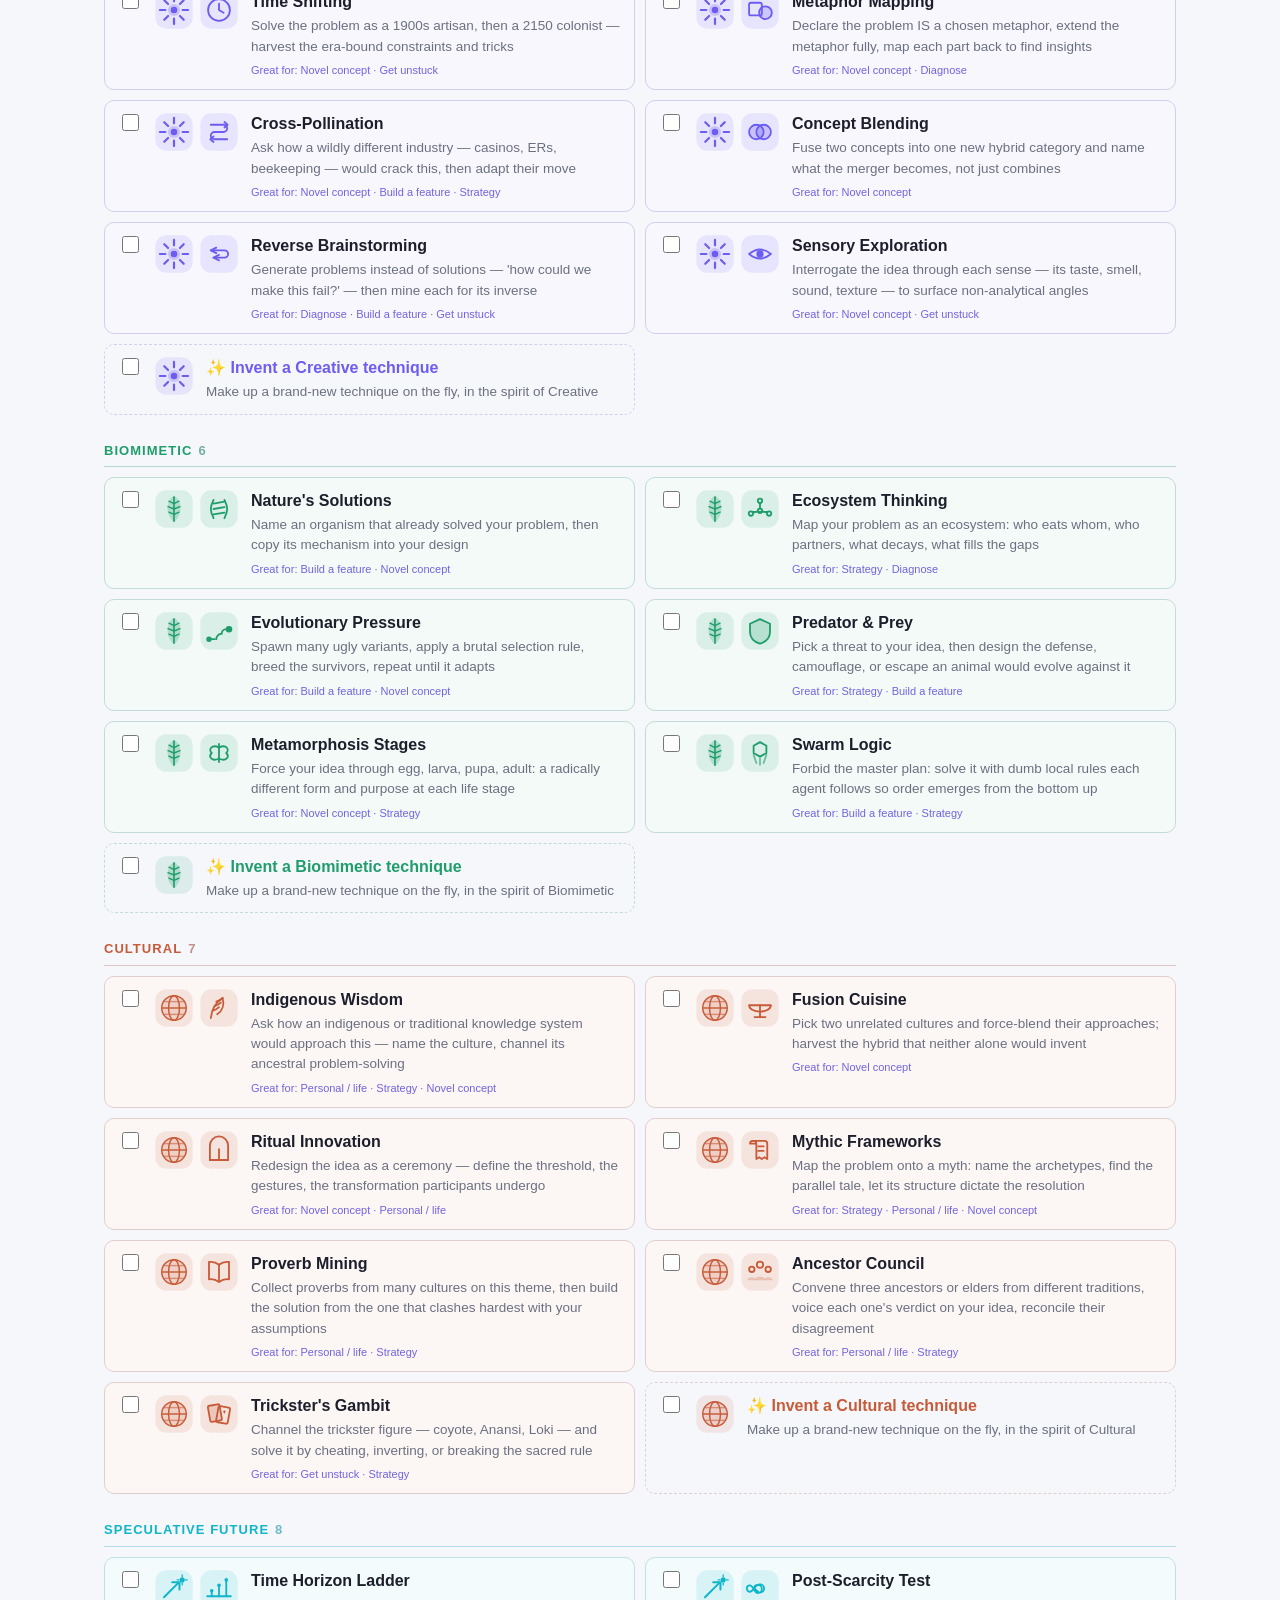
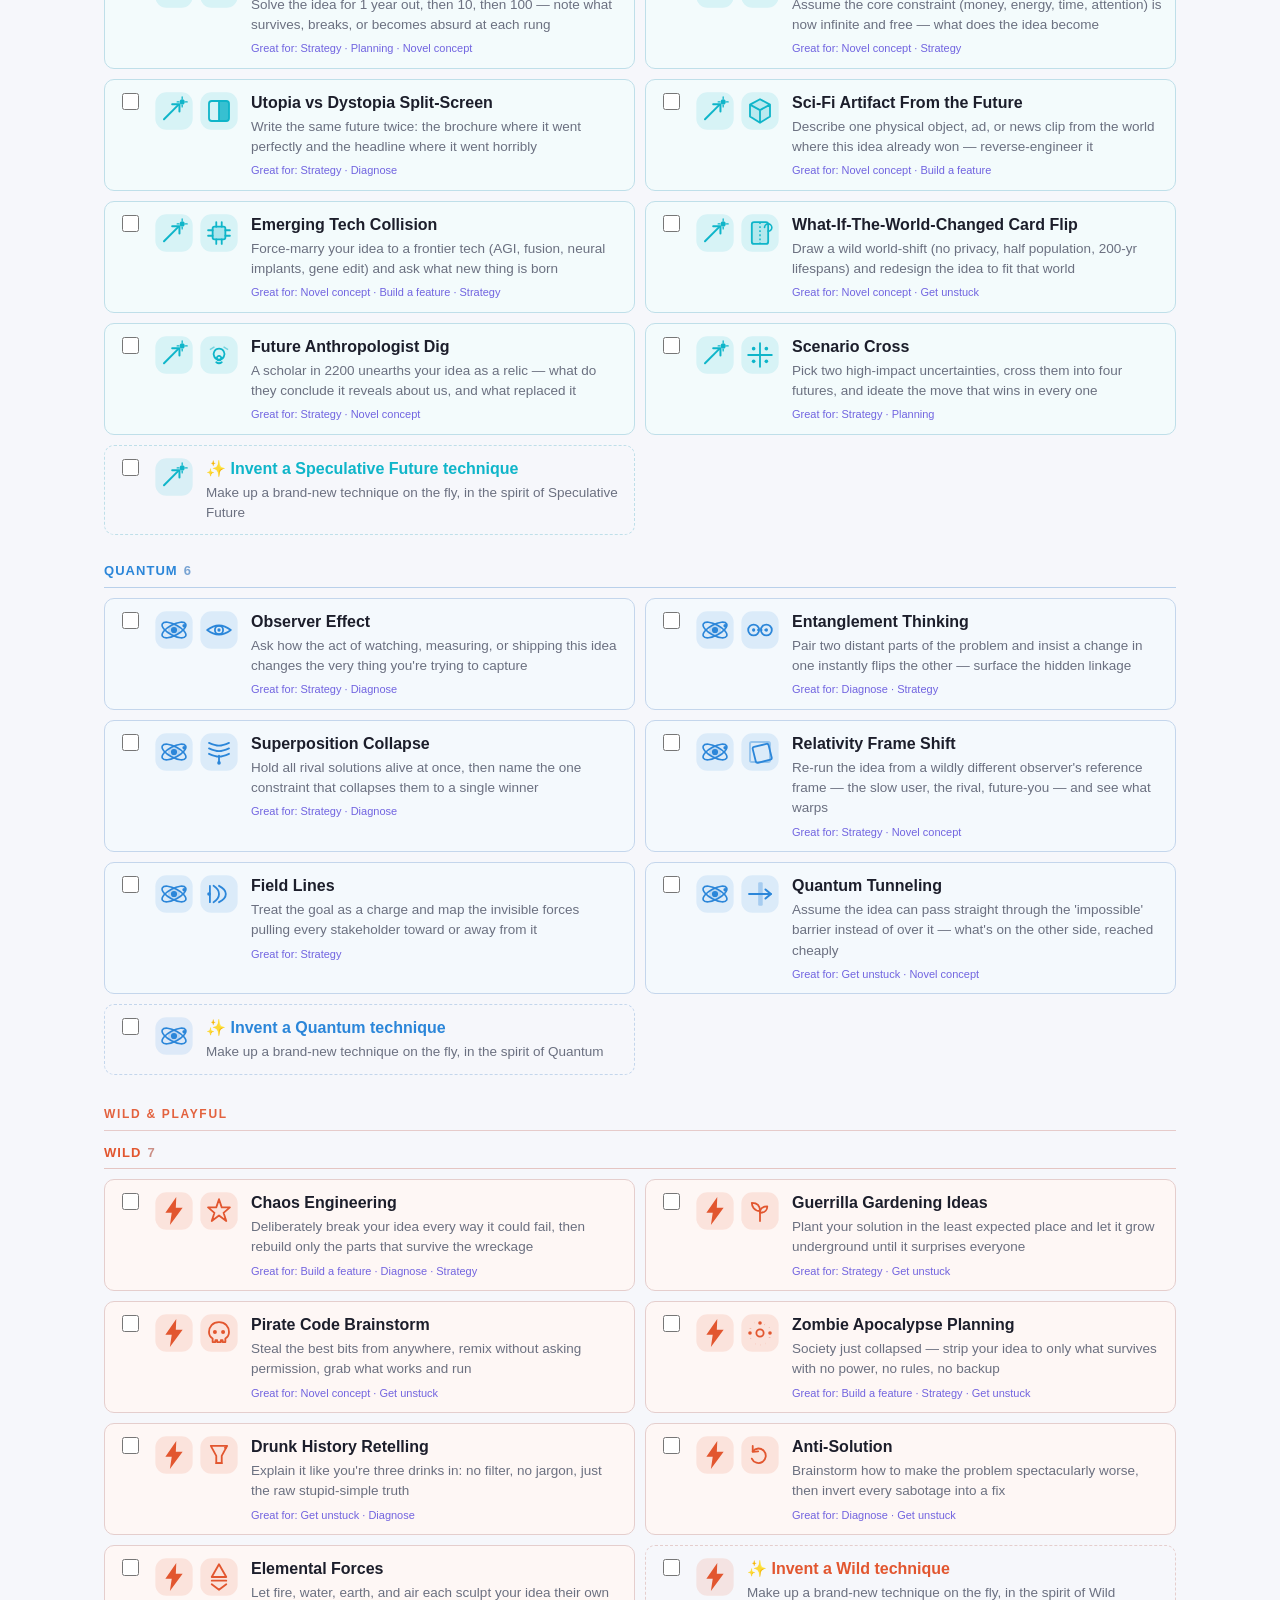
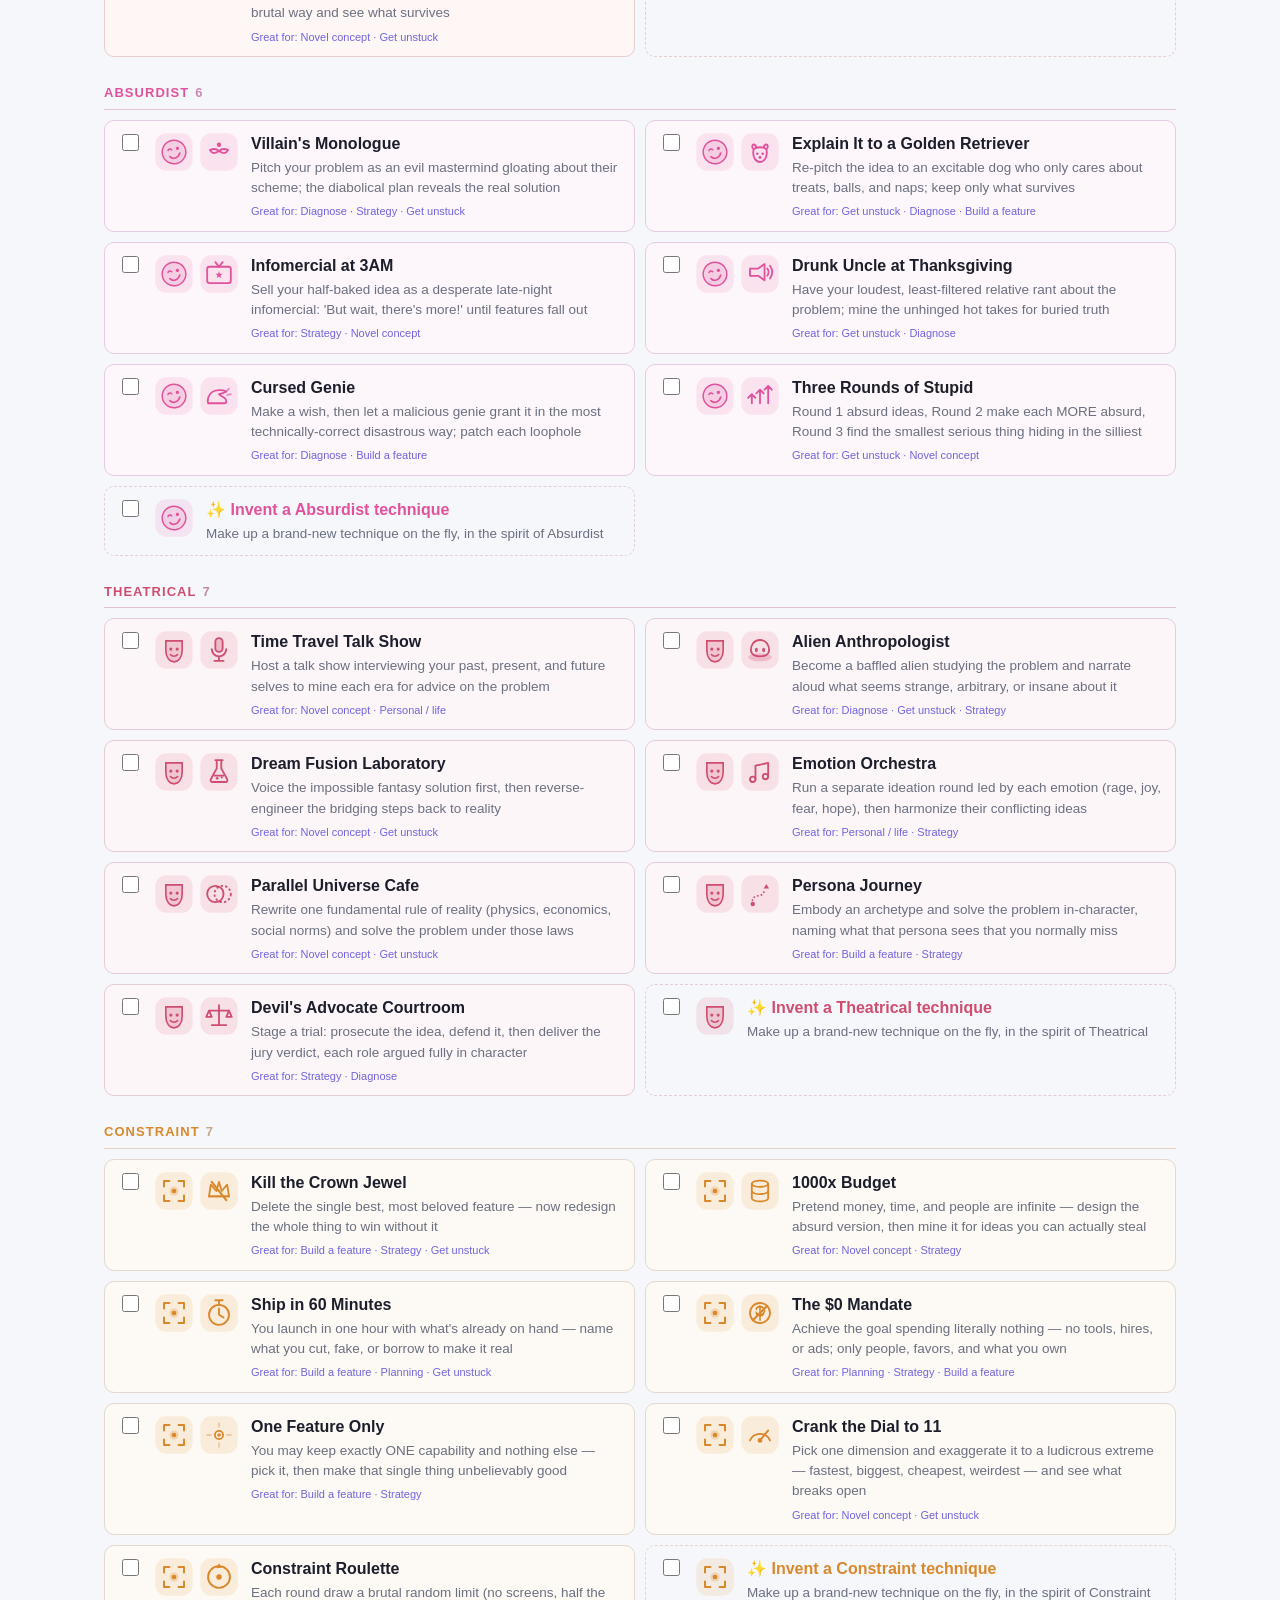
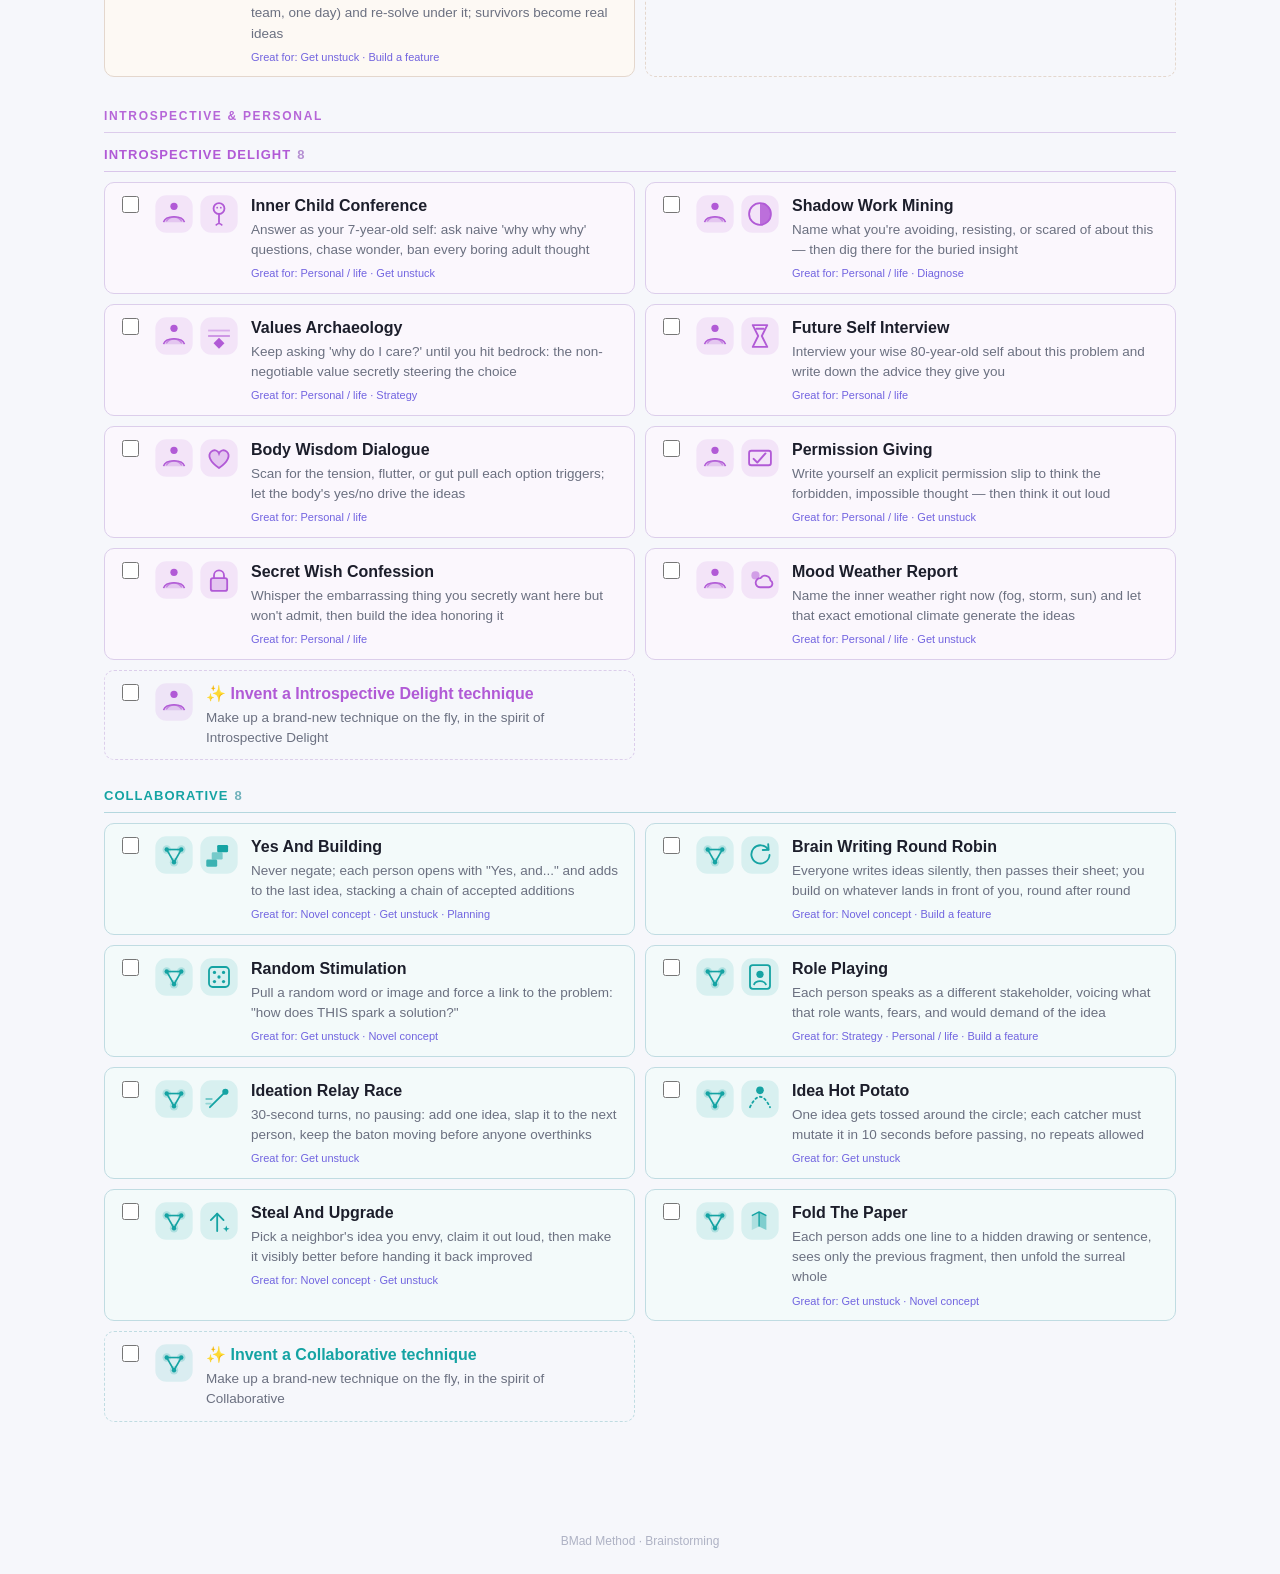
<file: .agents/skills/bmad-brainstorming/assets/brain-selector.html>
<!DOCTYPE html>
<html lang="en">
<head>
<meta charset="utf-8">
<meta name="viewport" content="width=device-width, initial-scale=1">
<title>BMad Method Brainstorming Selection</title>
<script>
/* set the theme before first paint so there's no light-mode flash */
(function(){ try {
  var t = localStorage.getItem('bmad-theme');
  if (!t) { t = (window.matchMedia && window.matchMedia('(prefers-color-scheme: dark)').matches) ? 'dark' : 'light'; }
  document.documentElement.setAttribute('data-theme', t);
} catch(e){} })();
</script>
<style>
  :root {
    --bg:#f6f7fb; --surface:#fff; --ink:#1c1e2b; --muted:#6b7080;
    --accent:#5b4bdc; --accent-ink:#5b4bdc; --warn:#c0561f;
    --line:#e6e8f0; --control:#eef0f7; --control2:#f1f2f8; --raised:#fff;
    --cnt:#b9bdce; --foot:#aeb2c4; --shadow:rgba(20,20,50,.06);
  }
  :root[data-theme="dark"] {
    --bg:#0f1117; --surface:#171a23; --ink:#e7e9f2; --muted:#9aa0b4;
    --accent:#6d5cf0; --accent-ink:#a99bff; --warn:#e08a4a;
    --line:#2a2f3e; --control:#222634; --control2:#1d212d; --raised:#2c3242;
    --cnt:#5a6076; --foot:#5a6076; --shadow:rgba(0,0,0,.45);
  }
  /* lift the category hue toward white on dark surfaces so deep hues stay legible */
  :root[data-theme="dark"] section > h2 { color:color-mix(in srgb, var(--c) 62%, #fff); }
  :root[data-theme="dark"] .tech .ico { color:color-mix(in srgb, var(--c) 68%, #fff); }
  :root[data-theme="dark"] label.tech:has(input:checked) { border-color:color-mix(in srgb, var(--c) 60%, #fff); }
  .titlerow { display:flex; align-items:flex-start; justify-content:space-between; gap:12px; }
  .themebtn { flex:none; width:36px; height:36px; border-radius:9px; background:var(--control); color:var(--ink); font-size:17px; line-height:1; display:inline-flex; align-items:center; justify-content:center; }
  .themebtn:hover { background:var(--raised); }
  * { box-sizing:border-box; }
  body { margin:0; font:16px/1.5 -apple-system,BlinkMacSystemFont,"Segoe UI",Roboto,Helvetica,Arial,sans-serif; background:var(--bg); color:var(--ink); }
  header { position:sticky; top:0; z-index:5; background:var(--surface); padding:20px 0 12px; border-bottom:1px solid var(--line); box-shadow:0 2px 12px var(--shadow); }
  .hwrap { max-width:1120px; margin:0 auto; padding:0 24px; }  /* align header content with the card column on wide screens */
  h1 { margin:0 0 4px; font-size:24px; letter-spacing:-.02em; }
  .sub { margin:0 0 12px; color:var(--muted); font-size:14px; max-width:74ch; }
  button { font:inherit; border:0; border-radius:8px; cursor:pointer; }
  .composer { display:flex; flex-direction:column; gap:9px; margin:6px 0 12px; }
  .grp { display:flex; gap:8px; align-items:center; flex-wrap:wrap; }
  .glabel { font-size:11px; text-transform:uppercase; letter-spacing:.07em; color:var(--muted); min-width:74px; }
  .modes { display:inline-flex; background:var(--control); border-radius:9px; padding:3px; gap:2px; }
  .mode { padding:7px 13px; font-size:14px; font-weight:600; color:var(--muted); background:transparent; }
  .mode.on { background:var(--raised); color:var(--accent-ink); box-shadow:0 1px 3px var(--shadow); }
  .modehint { flex:1 1 240px; min-width:0; font-size:13px; color:var(--muted); font-style:italic; }
  .pill { font-size:13px; color:var(--muted); background:var(--control); padding:6px 12px; border-radius:20px; }
  .pill b { color:var(--accent-ink); }
  .step { display:inline-flex; align-items:center; gap:7px; font-size:13px; color:var(--ink); background:var(--control2); padding:4px 6px 4px 12px; border-radius:20px; }
  .step b { min-width:12px; text-align:center; font-size:14px; color:var(--ink); }
  .step button { width:24px; height:24px; border-radius:50%; background:var(--raised); color:var(--muted); font-size:17px; line-height:22px; text-align:center; box-shadow:0 1px 2px var(--shadow); }
  .step button:hover { color:var(--accent-ink); }
  .total { font-size:12px; color:var(--muted); }
  .total.warn { color:var(--warn); font-weight:600; }
  .bar { display:flex; gap:10px 14px; align-items:center; flex-wrap:wrap; }
  #copy { margin-left:auto; padding:9px 22px; background:var(--accent); color:#fff; font-size:14px; font-weight:700; }
  #copy:hover { filter:brightness(1.07); }
  .chips { flex:1 1 320px; min-width:0; display:flex; gap:7px; flex-wrap:wrap; align-items:center; }
  .chip { font-size:12px; padding:4px 11px; border-radius:16px; border:0; color:#fff; background:var(--cc); font-weight:600; cursor:pointer; }
  .chip:hover { filter:brightness(1.08); }
  .banner { max-height:0; overflow:hidden; transition:max-height .25s ease, padding .22s ease, margin .22s ease; background:linear-gradient(90deg,var(--accent),#8275f2); color:#fff; border-radius:10px; font-weight:700; text-align:center; padding:0 14px; }
  .banner.show { max-height:64px; padding:13px 14px; margin-top:10px; }
  .banner.fail { background:linear-gradient(90deg,var(--warn),#e0894a); }
  main { padding:18px 24px 60px; max-width:1120px; margin:0 auto; }
  section { margin:0 0 26px; }
  section > h2 { font-size:13px; text-transform:uppercase; letter-spacing:.08em; color:var(--c); margin:0 0 10px; border-bottom:1px solid color-mix(in srgb, var(--c) 24%, var(--line)); padding-bottom:6px; }
  section > h2 .cnt { color:color-mix(in srgb, var(--c) 45%, var(--cnt)); margin-left:6px; }
  .grid { display:grid; grid-template-columns:repeat(auto-fill,minmax(360px,1fr)); gap:10px; }
  label.tech { display:flex; gap:12px; align-items:flex-start; background:color-mix(in srgb, var(--c) 5%, var(--surface)); border:1px solid color-mix(in srgb, var(--c) 18%, var(--line)); border-radius:10px; padding:11px 13px; cursor:pointer; transition:border-color .12s, box-shadow .12s, background .12s; }
  label.tech:hover { border-color:color-mix(in srgb, var(--c) 45%, var(--surface)); }
  label.tech input { margin-top:2px; width:17px; height:17px; accent-color:var(--c); flex:none; }
  label.tech:has(input:checked) { border-color:var(--c); background:color-mix(in srgb, var(--c) 12%, var(--surface)); box-shadow:0 0 0 2px color-mix(in srgb, var(--c) 30%, transparent); }
  .tech .ic2 { display:flex; gap:5px; flex:none; }
  .tech .ico { width:40px; height:40px; flex:none; color:var(--c); }
  .tech .n { font-weight:600; display:block; }
  .tech .d { color:var(--muted); font-size:13.5px; display:block; margin-top:2px; }
  .tech .gf { color:var(--accent-ink); font-size:11px; display:block; margin-top:5px; opacity:.85; }
  .grouphdr { margin:30px 0 12px; font-size:12px; text-transform:uppercase; letter-spacing:.14em; font-weight:700; color:var(--c); opacity:.92; border-bottom:1px solid color-mix(in srgb, var(--c) 22%, var(--line)); padding-bottom:7px; }
  main > .grouphdr:first-child { margin-top:2px; }
  :root[data-theme="dark"] .grouphdr { color:color-mix(in srgb, var(--c) 62%, #fff); }
  .goals { display:flex; gap:7px; flex-wrap:wrap; }
  .goal { font-size:12px; padding:5px 12px; border-radius:16px; background:var(--control); color:var(--muted); font-weight:600; }
  .goal:hover { color:var(--ink); }
  .goal.on { background:var(--accent); color:#fff; }
  label.tech.invent { border-style:dashed; background:transparent; }
  label.tech.invent:hover { border-color:var(--c); }
  label.tech.invent .n { color:var(--c); }
  label.tech.hidden { display:none; }
  footer { text-align:center; color:var(--foot); font-size:12px; padding:24px; }
</style>
</head>
<body>
<header>
  <div class="hwrap">
  <div class="titlerow">
    <h1>BMad Method Brainstorming Selection</h1>
    <button id="theme" class="themebtn" type="button" aria-label="Toggle dark mode" title="Toggle dark mode"></button>
  </div>
  <p class="sub">Compose your session, hit <strong>Copy prompt</strong>, and paste it back into the chat to begin. 108 techniques across 13 categories.</p>

  <div class="composer">
    <div class="grp">
      <span class="glabel">Facilitation</span>
      <div class="modes" id="modes">
        <button type="button" class="mode on" data-mode="Facilitator">Facilitator</button>
        <button type="button" class="mode" data-mode="Creative Partner">Creative Partner</button>
        <button type="button" class="mode" data-mode="Ideate for me">Ideate for me</button>
      </div>
      <span class="modehint" id="modehint"></span>
    </div>
    <div class="grp">
      <span class="glabel">Techniques</span>
      <span class="pill">Picked <b id="pickN">0</b></span>
      <span class="step">Random <button type="button" data-step="rand" data-d="-1">&minus;</button><b id="randN">0</b><button type="button" data-step="rand" data-d="1">+</button></span>
      <span class="step">Invent <button type="button" data-step="inv" data-d="-1">&minus;</button><b id="invN">0</b><button type="button" data-step="inv" data-d="1">+</button></span>
      <span class="step">AI picks <button type="button" data-step="ai" data-d="-1">&minus;</button><b id="aiN">0</b><button type="button" data-step="ai" data-d="1">+</button></span>
      <span class="total" id="total">Total 0 &middot; 3&ndash;4 is the sweet spot</span>
      <button id="copy" type="button">Copy prompt</button>
    </div>
  </div>

  <div class="bar"><span class="glabel">Great for</span><div class="goals" id="goals"><button type="button" class="goal" data-goal="feature">Build a feature</button><button type="button" class="goal" data-goal="novel">Novel concept</button><button type="button" class="goal" data-goal="strategy">Strategy</button><button type="button" class="goal" data-goal="planning">Planning</button><button type="button" class="goal" data-goal="diagnosis">Diagnose</button><button type="button" class="goal" data-goal="personal">Personal / life</button><button type="button" class="goal" data-goal="unstuck">Get unstuck</button></div></div>
  <div class="bar">
    <span class="glabel">Jump to</span>
    <div class="chips" id="chips"><button type="button" class="chip" data-cat="Proven &amp; Professional" style="--cc:#3d4f73">Proven &amp; Professional</button><button type="button" class="chip" data-cat="Structured" style="--cc:#3b6ea5">Structured</button><button type="button" class="chip" data-cat="Deep" style="--cc:#4658c9">Deep</button><button type="button" class="chip" data-cat="Creative" style="--cc:#6d5cf0">Creative</button><button type="button" class="chip" data-cat="Biomimetic" style="--cc:#1f9d6b">Biomimetic</button><button type="button" class="chip" data-cat="Cultural" style="--cc:#c75b39">Cultural</button><button type="button" class="chip" data-cat="Speculative Future" style="--cc:#0fb5c9">Speculative Future</button><button type="button" class="chip" data-cat="Quantum" style="--cc:#2b86d9">Quantum</button><button type="button" class="chip" data-cat="Wild" style="--cc:#e2562f">Wild</button><button type="button" class="chip" data-cat="Absurdist" style="--cc:#e0529c">Absurdist</button><button type="button" class="chip" data-cat="Theatrical" style="--cc:#cf4d6f">Theatrical</button><button type="button" class="chip" data-cat="Constraint" style="--cc:#d9882b">Constraint</button><button type="button" class="chip" data-cat="Introspective Delight" style="--cc:#b15ad6">Introspective Delight</button><button type="button" class="chip" data-cat="Collaborative" style="--cc:#15a3a3">Collaborative</button></div>
  </div>

  <div class="banner" id="banner">&#10003; Copied! Now paste it into the chat to start your session.</div>
  </div>
</header>
<main>
<section data-cat="Proven &amp; Professional" style="--c:#3d4f73"><h2>Proven &amp; Professional<span class="cnt">29</span></h2><div class="grid"><label class="tech" style="--c:#15a3a3"><input type="checkbox" data-name="Yes And Building" data-cat="Collaborative" data-desc="Never negate; each person opens with &quot;Yes, and...&quot; and adds to the last idea, stacking a chain of accepted additions" data-good="novel|unstuck|planning" data-prov="classic" data-lead="1"><span class="ic2"><svg class="ico" viewBox="0 0 44 44" xmlns="http://www.w3.org/2000/svg"><rect x="1.5" y="1.5" width="41" height="41" rx="12" fill="currentColor" fill-opacity="0.12"/><g stroke="currentColor" stroke-width="1.8"><line x1="14" y1="16" x2="30" y2="16"/><line x1="14" y1="16" x2="22" y2="30"/><line x1="30" y1="16" x2="22" y2="30"/></g><g fill="currentColor" fill-opacity="0.22"><circle cx="14" cy="16" r="4.6"/><circle cx="30" cy="16" r="4.6"/><circle cx="22" cy="30" r="4.6"/></g><g fill="currentColor"><circle cx="14" cy="16" r="2.4"/><circle cx="30" cy="16" r="2.4"/><circle cx="22" cy="30" r="2.4"/></g></svg><svg class="ico" viewBox="0 0 44 44" xmlns="http://www.w3.org/2000/svg"><rect x="1.5" y="1.5" width="41" height="41" rx="12" fill="currentColor" fill-opacity="0.12"/><g fill="currentColor"><rect x="8" y="27" width="12" height="8" rx="1.5" fill-opacity=".8"/><rect x="14" y="19" width="12" height="8" rx="1.5" fill-opacity=".5"/><rect x="20" y="11" width="12" height="8" rx="1.5"/></g></svg></span><span><span class="n">Yes And Building</span><span class="d">Never negate; each person opens with &quot;Yes, and...&quot; and adds to the last idea, stacking a chain of accepted additions</span><span class="gf">Great for: Novel concept · Get unstuck · Planning</span></span></label><label class="tech" style="--c:#15a3a3"><input type="checkbox" data-name="Brain Writing Round Robin" data-cat="Collaborative" data-desc="Everyone writes ideas silently, then passes their sheet; you build on whatever lands in front of you, round after round" data-good="novel|feature" data-prov="classic" data-lead="1"><span class="ic2"><svg class="ico" viewBox="0 0 44 44" xmlns="http://www.w3.org/2000/svg"><rect x="1.5" y="1.5" width="41" height="41" rx="12" fill="currentColor" fill-opacity="0.12"/><g stroke="currentColor" stroke-width="1.8"><line x1="14" y1="16" x2="30" y2="16"/><line x1="14" y1="16" x2="22" y2="30"/><line x1="30" y1="16" x2="22" y2="30"/></g><g fill="currentColor" fill-opacity="0.22"><circle cx="14" cy="16" r="4.6"/><circle cx="30" cy="16" r="4.6"/><circle cx="22" cy="30" r="4.6"/></g><g fill="currentColor"><circle cx="14" cy="16" r="2.4"/><circle cx="30" cy="16" r="2.4"/><circle cx="22" cy="30" r="2.4"/></g></svg><svg class="ico" viewBox="0 0 44 44" xmlns="http://www.w3.org/2000/svg"><rect x="1.5" y="1.5" width="41" height="41" rx="12" fill="currentColor" fill-opacity="0.12"/><g fill="none" stroke="currentColor" stroke-width="2" stroke-linecap="round" stroke-linejoin="round"><path d="M31 16 A10 10 0 1 0 32.5 22"/><path d="M31 10 L31.5 16.3 L25 16.5"/></g></svg></span><span><span class="n">Brain Writing Round Robin</span><span class="d">Everyone writes ideas silently, then passes their sheet; you build on whatever lands in front of you, round after round</span><span class="gf">Great for: Novel concept · Build a feature</span></span></label><label class="tech" style="--c:#15a3a3"><input type="checkbox" data-name="Random Stimulation" data-cat="Collaborative" data-desc="Pull a random word or image and force a link to the problem: &quot;how does THIS spark a solution?&quot;" data-good="unstuck|novel" data-prov="classic" data-lead="1"><span class="ic2"><svg class="ico" viewBox="0 0 44 44" xmlns="http://www.w3.org/2000/svg"><rect x="1.5" y="1.5" width="41" height="41" rx="12" fill="currentColor" fill-opacity="0.12"/><g stroke="currentColor" stroke-width="1.8"><line x1="14" y1="16" x2="30" y2="16"/><line x1="14" y1="16" x2="22" y2="30"/><line x1="30" y1="16" x2="22" y2="30"/></g><g fill="currentColor" fill-opacity="0.22"><circle cx="14" cy="16" r="4.6"/><circle cx="30" cy="16" r="4.6"/><circle cx="22" cy="30" r="4.6"/></g><g fill="currentColor"><circle cx="14" cy="16" r="2.4"/><circle cx="30" cy="16" r="2.4"/><circle cx="22" cy="30" r="2.4"/></g></svg><svg class="ico" viewBox="0 0 44 44" xmlns="http://www.w3.org/2000/svg"><rect x="1.5" y="1.5" width="41" height="41" rx="12" fill="currentColor" fill-opacity="0.12"/><rect x="11" y="11" width="22" height="22" rx="4" fill="none" stroke="currentColor" stroke-width="2"/><g fill="currentColor"><circle cx="17" cy="17" r="1.8"/><circle cx="27" cy="17" r="1.8"/><circle cx="22" cy="22" r="1.8"/><circle cx="17" cy="27" r="1.8"/><circle cx="27" cy="27" r="1.8"/></g></svg></span><span><span class="n">Random Stimulation</span><span class="d">Pull a random word or image and force a link to the problem: &quot;how does THIS spark a solution?&quot;</span><span class="gf">Great for: Get unstuck · Novel concept</span></span></label><label class="tech" style="--c:#15a3a3"><input type="checkbox" data-name="Role Playing" data-cat="Collaborative" data-desc="Each person speaks as a different stakeholder, voicing what that role wants, fears, and would demand of the idea" data-good="strategy|personal|feature" data-prov="classic" data-lead="1"><span class="ic2"><svg class="ico" viewBox="0 0 44 44" xmlns="http://www.w3.org/2000/svg"><rect x="1.5" y="1.5" width="41" height="41" rx="12" fill="currentColor" fill-opacity="0.12"/><g stroke="currentColor" stroke-width="1.8"><line x1="14" y1="16" x2="30" y2="16"/><line x1="14" y1="16" x2="22" y2="30"/><line x1="30" y1="16" x2="22" y2="30"/></g><g fill="currentColor" fill-opacity="0.22"><circle cx="14" cy="16" r="4.6"/><circle cx="30" cy="16" r="4.6"/><circle cx="22" cy="30" r="4.6"/></g><g fill="currentColor"><circle cx="14" cy="16" r="2.4"/><circle cx="30" cy="16" r="2.4"/><circle cx="22" cy="30" r="2.4"/></g></svg><svg class="ico" viewBox="0 0 44 44" xmlns="http://www.w3.org/2000/svg"><rect x="1.5" y="1.5" width="41" height="41" rx="12" fill="currentColor" fill-opacity="0.12"/><rect x="11" y="9" width="22" height="26" rx="3" fill="none" stroke="currentColor" stroke-width="2"/><circle cx="22" cy="19" r="4" fill="currentColor"/><path d="M15.5 30 c2 -4.5 11 -4.5 13 0" fill="none" stroke="currentColor" stroke-width="2" stroke-linecap="round"/></svg></span><span><span class="n">Role Playing</span><span class="d">Each person speaks as a different stakeholder, voicing what that role wants, fears, and would demand of the idea</span><span class="gf">Great for: Strategy · Personal / life · Build a feature</span></span></label><label class="tech" style="--c:#6d5cf0"><input type="checkbox" data-name="First Principles Thinking" data-cat="Creative" data-desc="Strip every assumption to bedrock facts, then rebuild the solution from scratch on truth alone" data-good="feature|novel|diagnosis|strategy" data-prov="classic" data-lead="1"><span class="ic2"><svg class="ico" viewBox="0 0 44 44" xmlns="http://www.w3.org/2000/svg"><rect x="1.5" y="1.5" width="41" height="41" rx="12" fill="currentColor" fill-opacity="0.12"/><g stroke="currentColor" stroke-width="2.4" stroke-linecap="round"><line x1="22" y1="6.5" x2="22" y2="12.5"/><line x1="22" y1="31.5" x2="22" y2="37.5"/><line x1="6.5" y1="22" x2="12.5" y2="22"/><line x1="31.5" y1="22" x2="37.5" y2="22"/><line x1="11.3" y1="11.3" x2="15.5" y2="15.5"/><line x1="28.5" y1="28.5" x2="32.7" y2="32.7"/><line x1="32.7" y1="11.3" x2="28.5" y2="15.5"/><line x1="15.5" y1="28.5" x2="11.3" y2="32.7"/></g><circle cx="22" cy="22" r="6.6" fill="currentColor" fill-opacity="0.25"/><circle cx="22" cy="22" r="3.6" fill="currentColor"/></svg><svg class="ico" viewBox="0 0 44 44" xmlns="http://www.w3.org/2000/svg"><rect x="1.5" y="1.5" width="41" height="41" rx="12" fill="currentColor" fill-opacity="0.12"/><g fill="currentColor"><rect x="10" y="28" width="8" height="6" rx="1"/><rect x="18.5" y="28" width="8" height="6" rx="1"/><rect x="27" y="28" width="7" height="6" rx="1"/></g><path d="M22 25 L22 11 M16 17 L22 11 L28 17" fill="none" stroke="currentColor" stroke-width="2" stroke-linecap="round" stroke-linejoin="round"/></svg></span><span><span class="n">First Principles Thinking</span><span class="d">Strip every assumption to bedrock facts, then rebuild the solution from scratch on truth alone</span><span class="gf">Great for: Build a feature · Novel concept · Diagnose · Strategy</span></span></label><label class="tech" style="--c:#6d5cf0"><input type="checkbox" data-name="Reverse Brainstorming" data-cat="Creative" data-desc="Generate problems instead of solutions — &#x27;how could we make this fail?&#x27; — then mine each for its inverse" data-good="diagnosis|feature|unstuck" data-prov="classic" data-lead="1"><span class="ic2"><svg class="ico" viewBox="0 0 44 44" xmlns="http://www.w3.org/2000/svg"><rect x="1.5" y="1.5" width="41" height="41" rx="12" fill="currentColor" fill-opacity="0.12"/><g stroke="currentColor" stroke-width="2.4" stroke-linecap="round"><line x1="22" y1="6.5" x2="22" y2="12.5"/><line x1="22" y1="31.5" x2="22" y2="37.5"/><line x1="6.5" y1="22" x2="12.5" y2="22"/><line x1="31.5" y1="22" x2="37.5" y2="22"/><line x1="11.3" y1="11.3" x2="15.5" y2="15.5"/><line x1="28.5" y1="28.5" x2="32.7" y2="32.7"/><line x1="32.7" y1="11.3" x2="28.5" y2="15.5"/><line x1="15.5" y1="28.5" x2="11.3" y2="32.7"/></g><circle cx="22" cy="22" r="6.6" fill="currentColor" fill-opacity="0.25"/><circle cx="22" cy="22" r="3.6" fill="currentColor"/></svg><svg class="ico" viewBox="0 0 44 44" xmlns="http://www.w3.org/2000/svg"><rect x="1.5" y="1.5" width="41" height="41" rx="12" fill="currentColor" fill-opacity="0.12"/><g fill="none" stroke="currentColor" stroke-width="2" stroke-linecap="round" stroke-linejoin="round"><path d="M13 18 H28 a4 4 0 0 1 0 8 H16"/><path d="M19 15 L13 18 L19 21 M22 23 L16 26 L22 29"/></g></svg></span><span><span class="n">Reverse Brainstorming</span><span class="d">Generate problems instead of solutions — &#x27;how could we make this fail?&#x27; — then mine each for its inverse</span><span class="gf">Great for: Diagnose · Build a feature · Get unstuck</span></span></label><label class="tech" style="--c:#4658c9"><input type="checkbox" data-name="Five Whys" data-cat="Deep" data-desc="Ask &quot;why?&quot; five times in a chain, each answer feeding the next, until you hit the root cause beneath the symptom" data-good="diagnosis" data-prov="classic" data-lead="1"><span class="ic2"><svg class="ico" viewBox="0 0 44 44" xmlns="http://www.w3.org/2000/svg"><rect x="1.5" y="1.5" width="41" height="41" rx="12" fill="currentColor" fill-opacity="0.12"/><g fill="none" stroke="currentColor"><circle cx="22" cy="22" r="13" stroke-width="1.5" stroke-opacity="0.4"/><circle cx="22" cy="22" r="9" stroke-width="1.7" stroke-opacity="0.7"/><circle cx="22" cy="22" r="5" stroke-width="1.9"/></g><circle cx="22" cy="22" r="2.4" fill="currentColor"/></svg><svg class="ico" viewBox="0 0 44 44" xmlns="http://www.w3.org/2000/svg"><rect x="1.5" y="1.5" width="41" height="41" rx="12" fill="currentColor" fill-opacity="0.12"/><g fill="none" stroke="currentColor" stroke-width="2" stroke-linecap="round" stroke-linejoin="round"><circle cx="14" cy="13" r="2.4"/><circle cx="22" cy="22" r="2.4"/><circle cx="30" cy="31" r="2.4"/><path d="M15.6 14.8 L20.4 20.2 M23.6 23.8 L28.4 29.2"/></g></svg></span><span><span class="n">Five Whys</span><span class="d">Ask &quot;why?&quot; five times in a chain, each answer feeding the next, until you hit the root cause beneath the symptom</span><span class="gf">Great for: Diagnose</span></span></label><label class="tech" style="--c:#4658c9"><input type="checkbox" data-name="Provocation Technique" data-cat="Deep" data-desc="State something deliberately absurd, then mine it: &quot;how could this be useful?&quot; Extract the usable principle hiding inside" data-good="unstuck|novel" data-prov="classic" data-lead="1"><span class="ic2"><svg class="ico" viewBox="0 0 44 44" xmlns="http://www.w3.org/2000/svg"><rect x="1.5" y="1.5" width="41" height="41" rx="12" fill="currentColor" fill-opacity="0.12"/><g fill="none" stroke="currentColor"><circle cx="22" cy="22" r="13" stroke-width="1.5" stroke-opacity="0.4"/><circle cx="22" cy="22" r="9" stroke-width="1.7" stroke-opacity="0.7"/><circle cx="22" cy="22" r="5" stroke-width="1.9"/></g><circle cx="22" cy="22" r="2.4" fill="currentColor"/></svg><svg class="ico" viewBox="0 0 44 44" xmlns="http://www.w3.org/2000/svg"><rect x="1.5" y="1.5" width="41" height="41" rx="12" fill="currentColor" fill-opacity="0.12"/><g fill="none" stroke="currentColor" stroke-width="2" stroke-linecap="round" stroke-linejoin="round"><path d="M24 9 L13 24 H21 L19 35 L31 19 H23 Z"/></g></svg></span><span><span class="n">Provocation Technique</span><span class="d">State something deliberately absurd, then mine it: &quot;how could this be useful?&quot; Extract the usable principle hiding inside</span><span class="gf">Great for: Get unstuck · Novel concept</span></span></label><label class="tech" style="--c:#4658c9"><input type="checkbox" data-name="Assumption Reversal" data-cat="Deep" data-desc="List every assumption baked into the problem, flip each to its opposite, then rebuild a solution on the inverted foundation" data-good="novel|diagnosis|strategy" data-prov="classic" data-lead="1"><span class="ic2"><svg class="ico" viewBox="0 0 44 44" xmlns="http://www.w3.org/2000/svg"><rect x="1.5" y="1.5" width="41" height="41" rx="12" fill="currentColor" fill-opacity="0.12"/><g fill="none" stroke="currentColor"><circle cx="22" cy="22" r="13" stroke-width="1.5" stroke-opacity="0.4"/><circle cx="22" cy="22" r="9" stroke-width="1.7" stroke-opacity="0.7"/><circle cx="22" cy="22" r="5" stroke-width="1.9"/></g><circle cx="22" cy="22" r="2.4" fill="currentColor"/></svg><svg class="ico" viewBox="0 0 44 44" xmlns="http://www.w3.org/2000/svg"><rect x="1.5" y="1.5" width="41" height="41" rx="12" fill="currentColor" fill-opacity="0.12"/><g fill="none" stroke="currentColor" stroke-width="2" stroke-linecap="round" stroke-linejoin="round"><path d="M16 14 V30"/><path d="M11.5 25 L16 30 L20.5 25"/><path d="M28 30 V14"/><path d="M23.5 19 L28 14 L32.5 19"/></g></svg></span><span><span class="n">Assumption Reversal</span><span class="d">List every assumption baked into the problem, flip each to its opposite, then rebuild a solution on the inverted foundation</span><span class="gf">Great for: Novel concept · Diagnose · Strategy</span></span></label><label class="tech" style="--c:#4658c9"><input type="checkbox" data-name="Question Storming" data-cat="Deep" data-desc="Generate only questions about the problem, zero answers allowed, until the real problem worth solving comes into focus" data-good="diagnosis|strategy|unstuck" data-prov="classic" data-lead="1"><span class="ic2"><svg class="ico" viewBox="0 0 44 44" xmlns="http://www.w3.org/2000/svg"><rect x="1.5" y="1.5" width="41" height="41" rx="12" fill="currentColor" fill-opacity="0.12"/><g fill="none" stroke="currentColor"><circle cx="22" cy="22" r="13" stroke-width="1.5" stroke-opacity="0.4"/><circle cx="22" cy="22" r="9" stroke-width="1.7" stroke-opacity="0.7"/><circle cx="22" cy="22" r="5" stroke-width="1.9"/></g><circle cx="22" cy="22" r="2.4" fill="currentColor"/></svg><svg class="ico" viewBox="0 0 44 44" xmlns="http://www.w3.org/2000/svg"><rect x="1.5" y="1.5" width="41" height="41" rx="12" fill="currentColor" fill-opacity="0.12"/><g fill="none" stroke="currentColor" stroke-width="2" stroke-linecap="round" stroke-linejoin="round"><path d="M14 16 a3.2 3.2 0 1 1 3.2 3.2 v2"/><path d="M26 13 a3.6 3.6 0 1 1 3.6 3.6 v2.4"/></g><circle cx="17.2" cy="27" r="1.5" fill="currentColor"/><circle cx="29.6" cy="25.6" r="1.6" fill="currentColor"/></svg></span><span><span class="n">Question Storming</span><span class="d">Generate only questions about the problem, zero answers allowed, until the real problem worth solving comes into focus</span><span class="gf">Great for: Diagnose · Strategy · Get unstuck</span></span></label><label class="tech" style="--c:#4658c9"><input type="checkbox" data-name="Causal Loop Mapping" data-cat="Deep" data-desc="Diagram the feedback loops linking causes and effects, find the reinforcing and balancing cycles, and target the leverage point" data-good="diagnosis|strategy" data-prov="classic" data-lead="1"><span class="ic2"><svg class="ico" viewBox="0 0 44 44" xmlns="http://www.w3.org/2000/svg"><rect x="1.5" y="1.5" width="41" height="41" rx="12" fill="currentColor" fill-opacity="0.12"/><g fill="none" stroke="currentColor"><circle cx="22" cy="22" r="13" stroke-width="1.5" stroke-opacity="0.4"/><circle cx="22" cy="22" r="9" stroke-width="1.7" stroke-opacity="0.7"/><circle cx="22" cy="22" r="5" stroke-width="1.9"/></g><circle cx="22" cy="22" r="2.4" fill="currentColor"/></svg><svg class="ico" viewBox="0 0 44 44" xmlns="http://www.w3.org/2000/svg"><rect x="1.5" y="1.5" width="41" height="41" rx="12" fill="currentColor" fill-opacity="0.12"/><g fill="none" stroke="currentColor" stroke-width="2" stroke-linecap="round" stroke-linejoin="round"><path d="M16 16 a9 9 0 1 1 -2 12"/><path d="M16 10.5 L16.5 16.5 L10.5 17"/><path d="M30 28.5 L29.5 22.5 L35 22"/></g></svg></span><span><span class="n">Causal Loop Mapping</span><span class="d">Diagram the feedback loops linking causes and effects, find the reinforcing and balancing cycles, and target the leverage point</span><span class="gf">Great for: Diagnose · Strategy</span></span></label><label class="tech" style="--c:#4658c9"><input type="checkbox" data-name="Morphological Analysis" data-cat="Deep" data-desc="List the problem&#x27;s independent parameters, generate options for each, then combine across them to surface untried configurations" data-good="feature|novel|planning" data-prov="classic" data-lead="1"><span class="ic2"><svg class="ico" viewBox="0 0 44 44" xmlns="http://www.w3.org/2000/svg"><rect x="1.5" y="1.5" width="41" height="41" rx="12" fill="currentColor" fill-opacity="0.12"/><g fill="none" stroke="currentColor"><circle cx="22" cy="22" r="13" stroke-width="1.5" stroke-opacity="0.4"/><circle cx="22" cy="22" r="9" stroke-width="1.7" stroke-opacity="0.7"/><circle cx="22" cy="22" r="5" stroke-width="1.9"/></g><circle cx="22" cy="22" r="2.4" fill="currentColor"/></svg><svg class="ico" viewBox="0 0 44 44" xmlns="http://www.w3.org/2000/svg"><rect x="1.5" y="1.5" width="41" height="41" rx="12" fill="currentColor" fill-opacity="0.12"/><g fill="none" stroke="currentColor" stroke-width="1.8"><rect x="11" y="11" width="22" height="22" rx="2"/><path d="M11 18.3 H33 M11 25.6 H33 M18.3 11 V33 M25.6 11 V33"/></g><rect x="18.5" y="18.5" width="7" height="7" fill="currentColor" fill-opacity=".4"/></svg></span><span><span class="n">Morphological Analysis</span><span class="d">List the problem&#x27;s independent parameters, generate options for each, then combine across them to surface untried configurations</span><span class="gf">Great for: Build a feature · Novel concept · Planning</span></span></label><label class="tech" style="--c:#4658c9"><input type="checkbox" data-name="Laddering" data-cat="Deep" data-desc="Ask &#x27;and what would that give you?&#x27; up the chain until you reach the real underlying need, then ideate fresh at that level" data-good="personal|strategy|diagnosis" data-prov="classic" data-lead="1"><span class="ic2"><svg class="ico" viewBox="0 0 44 44" xmlns="http://www.w3.org/2000/svg"><rect x="1.5" y="1.5" width="41" height="41" rx="12" fill="currentColor" fill-opacity="0.12"/><g fill="none" stroke="currentColor"><circle cx="22" cy="22" r="13" stroke-width="1.5" stroke-opacity="0.4"/><circle cx="22" cy="22" r="9" stroke-width="1.7" stroke-opacity="0.7"/><circle cx="22" cy="22" r="5" stroke-width="1.9"/></g><circle cx="22" cy="22" r="2.4" fill="currentColor"/></svg><svg class="ico" viewBox="0 0 44 44" xmlns="http://www.w3.org/2000/svg"><rect x="1.5" y="1.5" width="41" height="41" rx="12" fill="currentColor" fill-opacity="0.12"/><g fill="none" stroke="currentColor" stroke-width="2" stroke-linecap="round" stroke-linejoin="round"><path d="M16 9 V35 M28 9 V35 M16 15 H28 M16 22 H28 M16 29 H28"/></g></svg></span><span><span class="n">Laddering</span><span class="d">Ask &#x27;and what would that give you?&#x27; up the chain until you reach the real underlying need, then ideate fresh at that level</span><span class="gf">Great for: Personal / life · Strategy · Diagnose</span></span></label><label class="tech" style="--c:#3b6ea5"><input type="checkbox" data-name="SCAMPER Method" data-cat="Structured" data-desc="Run your idea through seven lenses: Substitute, Combine, Adapt, Modify, Put-to-other-use, Eliminate, Reverse" data-good="feature|novel" data-prov="classic" data-lead="1"><span class="ic2"><svg class="ico" viewBox="0 0 44 44" xmlns="http://www.w3.org/2000/svg"><rect x="1.5" y="1.5" width="41" height="41" rx="12" fill="currentColor" fill-opacity="0.12"/><g fill="currentColor"><rect x="11" y="11" width="9.5" height="9.5" rx="2"/><rect x="23.5" y="11" width="9.5" height="9.5" rx="2" fill-opacity="0.25"/><rect x="11" y="23.5" width="9.5" height="9.5" rx="2" fill-opacity="0.25"/><rect x="23.5" y="23.5" width="9.5" height="9.5" rx="2"/></g></svg><svg class="ico" viewBox="0 0 44 44" xmlns="http://www.w3.org/2000/svg"><rect x="1.5" y="1.5" width="41" height="41" rx="12" fill="currentColor" fill-opacity="0.12"/><circle cx="22" cy="22" r="5.5" fill="none" stroke="currentColor" stroke-width="2"/><g stroke="currentColor" stroke-width="2.4" stroke-linecap="round"><path d="M22 9 V13.5 M22 30.5 V35 M9 22 H13.5 M30.5 22 H35 M12.8 12.8 L16 16 M28 28 L31.2 31.2 M31.2 12.8 L28 16 M16 28 L12.8 31.2"/></g></svg></span><span><span class="n">SCAMPER Method</span><span class="d">Run your idea through seven lenses: Substitute, Combine, Adapt, Modify, Put-to-other-use, Eliminate, Reverse</span><span class="gf">Great for: Build a feature · Novel concept</span></span></label><label class="tech" style="--c:#3b6ea5"><input type="checkbox" data-name="Six Thinking Hats" data-cat="Structured" data-desc="Examine the problem six ways one at a time: facts, feelings, benefits, risks, new ideas, process" data-good="strategy|diagnosis|planning|personal" data-prov="classic" data-lead="1"><span class="ic2"><svg class="ico" viewBox="0 0 44 44" xmlns="http://www.w3.org/2000/svg"><rect x="1.5" y="1.5" width="41" height="41" rx="12" fill="currentColor" fill-opacity="0.12"/><g fill="currentColor"><rect x="11" y="11" width="9.5" height="9.5" rx="2"/><rect x="23.5" y="11" width="9.5" height="9.5" rx="2" fill-opacity="0.25"/><rect x="11" y="23.5" width="9.5" height="9.5" rx="2" fill-opacity="0.25"/><rect x="23.5" y="23.5" width="9.5" height="9.5" rx="2"/></g></svg><svg class="ico" viewBox="0 0 44 44" xmlns="http://www.w3.org/2000/svg"><rect x="1.5" y="1.5" width="41" height="41" rx="12" fill="currentColor" fill-opacity="0.12"/><path d="M14 26 q8 -5 16 0" fill="none" stroke="currentColor" stroke-width="2" stroke-linecap="round"/><path d="M17 26 q-6 1 -8 3 q13 4 26 0 q-2 -2 -8 -3" fill="currentColor" fill-opacity=".22"/><path d="M17 26 c-1 -8 11 -8 10 0" fill="currentColor" fill-opacity=".5"/></svg></span><span><span class="n">Six Thinking Hats</span><span class="d">Examine the problem six ways one at a time: facts, feelings, benefits, risks, new ideas, process</span><span class="gf">Great for: Strategy · Diagnose · Planning · Personal / life</span></span></label><label class="tech" style="--c:#3b6ea5"><input type="checkbox" data-name="Lotus Blossom" data-cat="Structured" data-desc="Put the theme at the center of a 3x3 grid, fill the 8 cells around it, then promote each of those to the center of its own new 3x3" data-good="feature|planning|novel" data-prov="classic" data-lead="1"><span class="ic2"><svg class="ico" viewBox="0 0 44 44" xmlns="http://www.w3.org/2000/svg"><rect x="1.5" y="1.5" width="41" height="41" rx="12" fill="currentColor" fill-opacity="0.12"/><g fill="currentColor"><rect x="11" y="11" width="9.5" height="9.5" rx="2"/><rect x="23.5" y="11" width="9.5" height="9.5" rx="2" fill-opacity="0.25"/><rect x="11" y="23.5" width="9.5" height="9.5" rx="2" fill-opacity="0.25"/><rect x="23.5" y="23.5" width="9.5" height="9.5" rx="2"/></g></svg><svg class="ico" viewBox="0 0 44 44" xmlns="http://www.w3.org/2000/svg"><rect x="1.5" y="1.5" width="41" height="41" rx="12" fill="currentColor" fill-opacity="0.12"/><g fill="currentColor"><circle cx="22" cy="22" r="3.4"/></g><g fill="currentColor" fill-opacity=".4"><circle cx="22" cy="13" r="2.8"/><circle cx="22" cy="31" r="2.8"/><circle cx="13" cy="22" r="2.8"/><circle cx="31" cy="22" r="2.8"/><circle cx="15.5" cy="15.5" r="2.5"/><circle cx="28.5" cy="15.5" r="2.5"/><circle cx="15.5" cy="28.5" r="2.5"/><circle cx="28.5" cy="28.5" r="2.5"/></g></svg></span><span><span class="n">Lotus Blossom</span><span class="d">Put the theme at the center of a 3x3 grid, fill the 8 cells around it, then promote each of those to the center of its own new 3x3</span><span class="gf">Great for: Build a feature · Planning · Novel concept</span></span></label><label class="tech" style="--c:#3b6ea5"><input type="checkbox" data-name="Worst Possible Idea" data-cat="Structured" data-desc="Deliberately generate the most terrible solutions you can, then flip each into what it teaches you to do right" data-good="unstuck|novel" data-prov="classic" data-lead="1"><span class="ic2"><svg class="ico" viewBox="0 0 44 44" xmlns="http://www.w3.org/2000/svg"><rect x="1.5" y="1.5" width="41" height="41" rx="12" fill="currentColor" fill-opacity="0.12"/><g fill="currentColor"><rect x="11" y="11" width="9.5" height="9.5" rx="2"/><rect x="23.5" y="11" width="9.5" height="9.5" rx="2" fill-opacity="0.25"/><rect x="11" y="23.5" width="9.5" height="9.5" rx="2" fill-opacity="0.25"/><rect x="23.5" y="23.5" width="9.5" height="9.5" rx="2"/></g></svg><svg class="ico" viewBox="0 0 44 44" xmlns="http://www.w3.org/2000/svg"><rect x="1.5" y="1.5" width="41" height="41" rx="12" fill="currentColor" fill-opacity="0.12"/><g fill="none" stroke="currentColor" stroke-width="2" stroke-linecap="round" stroke-linejoin="round"><path d="M17 11 v10 h-5 l10 12 10 -12 h-5 v-10 z"/></g></svg></span><span><span class="n">Worst Possible Idea</span><span class="d">Deliberately generate the most terrible solutions you can, then flip each into what it teaches you to do right</span><span class="gf">Great for: Get unstuck · Novel concept</span></span></label><label class="tech" style="--c:#3b6ea5"><input type="checkbox" data-name="Disney Method" data-cat="Structured" data-desc="Cycle the idea through three rooms: Dreamer (anything goes), Realist (how we&#x27;d build it), Critic (what breaks)" data-good="feature|strategy|planning" data-prov="classic" data-lead="1"><span class="ic2"><svg class="ico" viewBox="0 0 44 44" xmlns="http://www.w3.org/2000/svg"><rect x="1.5" y="1.5" width="41" height="41" rx="12" fill="currentColor" fill-opacity="0.12"/><g fill="currentColor"><rect x="11" y="11" width="9.5" height="9.5" rx="2"/><rect x="23.5" y="11" width="9.5" height="9.5" rx="2" fill-opacity="0.25"/><rect x="11" y="23.5" width="9.5" height="9.5" rx="2" fill-opacity="0.25"/><rect x="23.5" y="23.5" width="9.5" height="9.5" rx="2"/></g></svg><svg class="ico" viewBox="0 0 44 44" xmlns="http://www.w3.org/2000/svg"><rect x="1.5" y="1.5" width="41" height="41" rx="12" fill="currentColor" fill-opacity="0.12"/><g fill="none" stroke="currentColor" stroke-width="2"><circle cx="14" cy="22" r="4.5"/><circle cx="22" cy="22" r="4.5"/><circle cx="30" cy="22" r="4.5"/></g></svg></span><span><span class="n">Disney Method</span><span class="d">Cycle the idea through three rooms: Dreamer (anything goes), Realist (how we&#x27;d build it), Critic (what breaks)</span><span class="gf">Great for: Build a feature · Strategy · Planning</span></span></label><label class="tech" style="--c:#3b6ea5"><input type="checkbox" data-name="Starbursting" data-cat="Structured" data-desc="Interrogate the idea with only questions — who, what, where, when, why, how — exhaust each before answering any" data-good="feature|planning|diagnosis" data-prov="classic" data-lead="1"><span class="ic2"><svg class="ico" viewBox="0 0 44 44" xmlns="http://www.w3.org/2000/svg"><rect x="1.5" y="1.5" width="41" height="41" rx="12" fill="currentColor" fill-opacity="0.12"/><g fill="currentColor"><rect x="11" y="11" width="9.5" height="9.5" rx="2"/><rect x="23.5" y="11" width="9.5" height="9.5" rx="2" fill-opacity="0.25"/><rect x="11" y="23.5" width="9.5" height="9.5" rx="2" fill-opacity="0.25"/><rect x="23.5" y="23.5" width="9.5" height="9.5" rx="2"/></g></svg><svg class="ico" viewBox="0 0 44 44" xmlns="http://www.w3.org/2000/svg"><rect x="1.5" y="1.5" width="41" height="41" rx="12" fill="currentColor" fill-opacity="0.12"/><g fill="none" stroke="currentColor" stroke-width="2" stroke-linecap="round" stroke-linejoin="round"><path d="M22 8 V15 M22 29 V36 M8 22 H15 M29 22 H36 M12 12 L17 17 M27 27 L32 32 M32 12 L27 17 M12 32 L17 27"/></g><path d="M19.5 19 a3.2 3.2 0 1 1 3 4 v1.2" fill="none" stroke="currentColor" stroke-width="1.8" stroke-linecap="round"/></svg></span><span><span class="n">Starbursting</span><span class="d">Interrogate the idea with only questions — who, what, where, when, why, how — exhaust each before answering any</span><span class="gf">Great for: Build a feature · Planning · Diagnose</span></span></label><label class="tech" style="--c:#3b6ea5"><input type="checkbox" data-name="Mind Mapping" data-cat="Structured" data-desc="Branch the central topic outward, each node spawning children; follow tangents wherever they pull and let the web sprawl" data-good="planning|novel|feature" data-prov="classic" data-lead="1"><span class="ic2"><svg class="ico" viewBox="0 0 44 44" xmlns="http://www.w3.org/2000/svg"><rect x="1.5" y="1.5" width="41" height="41" rx="12" fill="currentColor" fill-opacity="0.12"/><g fill="currentColor"><rect x="11" y="11" width="9.5" height="9.5" rx="2"/><rect x="23.5" y="11" width="9.5" height="9.5" rx="2" fill-opacity="0.25"/><rect x="11" y="23.5" width="9.5" height="9.5" rx="2" fill-opacity="0.25"/><rect x="23.5" y="23.5" width="9.5" height="9.5" rx="2"/></g></svg><svg class="ico" viewBox="0 0 44 44" xmlns="http://www.w3.org/2000/svg"><rect x="1.5" y="1.5" width="41" height="41" rx="12" fill="currentColor" fill-opacity="0.12"/><g fill="none" stroke="currentColor" stroke-width="2" stroke-linecap="round" stroke-linejoin="round"><circle cx="22" cy="22" r="4"/><circle cx="11" cy="13" r="2.2"/><circle cx="33" cy="13" r="2.2"/><circle cx="10" cy="28" r="2.2"/><circle cx="32" cy="31" r="2.2"/><path d="M19 19.5 L12.5 14.5 M25 19.5 L31.5 14.5 M19 24.5 L11.5 27 M25.5 24 L30.5 29.5"/></g></svg></span><span><span class="n">Mind Mapping</span><span class="d">Branch the central topic outward, each node spawning children; follow tangents wherever they pull and let the web sprawl</span><span class="gf">Great for: Planning · Novel concept · Build a feature</span></span></label><label class="tech" style="--c:#3b6ea5"><input type="checkbox" data-name="Crazy 8s" data-cat="Structured" data-desc="Eight ideas in eight minutes, one per box, no editing — speed outruns your inner critic" data-good="feature|novel|unstuck" data-prov="classic" data-lead="1"><span class="ic2"><svg class="ico" viewBox="0 0 44 44" xmlns="http://www.w3.org/2000/svg"><rect x="1.5" y="1.5" width="41" height="41" rx="12" fill="currentColor" fill-opacity="0.12"/><g fill="currentColor"><rect x="11" y="11" width="9.5" height="9.5" rx="2"/><rect x="23.5" y="11" width="9.5" height="9.5" rx="2" fill-opacity="0.25"/><rect x="11" y="23.5" width="9.5" height="9.5" rx="2" fill-opacity="0.25"/><rect x="23.5" y="23.5" width="9.5" height="9.5" rx="2"/></g></svg><svg class="ico" viewBox="0 0 44 44" xmlns="http://www.w3.org/2000/svg"><rect x="1.5" y="1.5" width="41" height="41" rx="12" fill="currentColor" fill-opacity="0.12"/><g fill="none" stroke="currentColor" stroke-width="1.7"><rect x="9" y="12" width="8" height="9" rx="1.5"/><rect x="18" y="12" width="8" height="9" rx="1.5"/><rect x="27" y="12" width="8" height="9" rx="1.5"/><rect x="9" y="23" width="8" height="9" rx="1.5"/><rect x="18" y="23" width="8" height="9" rx="1.5"/><rect x="27" y="23" width="8" height="9" rx="1.5"/></g></svg></span><span><span class="n">Crazy 8s</span><span class="d">Eight ideas in eight minutes, one per box, no editing — speed outruns your inner critic</span><span class="gf">Great for: Build a feature · Novel concept · Get unstuck</span></span></label><label class="tech" style="--c:#3b6ea5"><input type="checkbox" data-name="How Might We" data-cat="Structured" data-desc="Reframe the problem as a batch of &#x27;How might we...&#x27; opportunity questions first, then ideate against the sharpest one" data-good="feature|novel|strategy|diagnosis" data-prov="classic" data-lead="1"><span class="ic2"><svg class="ico" viewBox="0 0 44 44" xmlns="http://www.w3.org/2000/svg"><rect x="1.5" y="1.5" width="41" height="41" rx="12" fill="currentColor" fill-opacity="0.12"/><g fill="currentColor"><rect x="11" y="11" width="9.5" height="9.5" rx="2"/><rect x="23.5" y="11" width="9.5" height="9.5" rx="2" fill-opacity="0.25"/><rect x="11" y="23.5" width="9.5" height="9.5" rx="2" fill-opacity="0.25"/><rect x="23.5" y="23.5" width="9.5" height="9.5" rx="2"/></g></svg><svg class="ico" viewBox="0 0 44 44" xmlns="http://www.w3.org/2000/svg"><rect x="1.5" y="1.5" width="41" height="41" rx="12" fill="currentColor" fill-opacity="0.12"/><g fill="none" stroke="currentColor" stroke-width="2" stroke-linecap="round" stroke-linejoin="round"><path d="M11 13 H33 a2 2 0 0 1 2 2 V27 a2 2 0 0 1 -2 2 H24 L19 34 V29 H11 a2 2 0 0 1 -2 -2 V15 a2 2 0 0 1 2 -2 Z"/></g><path d="M19 19 a3.2 3.2 0 1 1 3.4 3.4 v1.6" fill="none" stroke="currentColor" stroke-width="1.8" stroke-linecap="round"/><circle cx="22.4" cy="27" r="1.4" fill="currentColor"/></svg></span><span><span class="n">How Might We</span><span class="d">Reframe the problem as a batch of &#x27;How might we...&#x27; opportunity questions first, then ideate against the sharpest one</span><span class="gf">Great for: Build a feature · Novel concept · Strategy · Diagnose</span></span></label><label class="tech" style="--c:#3b6ea5"><input type="checkbox" data-name="Job to Be Done" data-cat="Structured" data-desc="Ask what the user is really hiring this to do, then ideate around that underlying job, not the feature you assumed" data-good="feature|strategy|novel" data-prov="classic" data-lead="1"><span class="ic2"><svg class="ico" viewBox="0 0 44 44" xmlns="http://www.w3.org/2000/svg"><rect x="1.5" y="1.5" width="41" height="41" rx="12" fill="currentColor" fill-opacity="0.12"/><g fill="currentColor"><rect x="11" y="11" width="9.5" height="9.5" rx="2"/><rect x="23.5" y="11" width="9.5" height="9.5" rx="2" fill-opacity="0.25"/><rect x="11" y="23.5" width="9.5" height="9.5" rx="2" fill-opacity="0.25"/><rect x="23.5" y="23.5" width="9.5" height="9.5" rx="2"/></g></svg><svg class="ico" viewBox="0 0 44 44" xmlns="http://www.w3.org/2000/svg"><rect x="1.5" y="1.5" width="41" height="41" rx="12" fill="currentColor" fill-opacity="0.12"/><g fill="none" stroke="currentColor" stroke-width="2" stroke-linejoin="round"><rect x="9" y="16" width="26" height="16" rx="2.5"/><path d="M17 16 v-3 a2 2 0 0 1 2 -2 h6 a2 2 0 0 1 2 2 v3"/><path d="M9 23 H35"/></g><circle cx="22" cy="23" r="1.8" fill="currentColor"/></svg></span><span><span class="n">Job to Be Done</span><span class="d">Ask what the user is really hiring this to do, then ideate around that underlying job, not the feature you assumed</span><span class="gf">Great for: Build a feature · Strategy · Novel concept</span></span></label><label class="tech" style="--c:#3b6ea5"><input type="checkbox" data-name="Empathy Map" data-cat="Structured" data-desc="Map what the user says, thinks, does, and feels around the problem, then mine each quadrant for the unmet need" data-good="feature|personal" data-prov="classic" data-lead="1"><span class="ic2"><svg class="ico" viewBox="0 0 44 44" xmlns="http://www.w3.org/2000/svg"><rect x="1.5" y="1.5" width="41" height="41" rx="12" fill="currentColor" fill-opacity="0.12"/><g fill="currentColor"><rect x="11" y="11" width="9.5" height="9.5" rx="2"/><rect x="23.5" y="11" width="9.5" height="9.5" rx="2" fill-opacity="0.25"/><rect x="11" y="23.5" width="9.5" height="9.5" rx="2" fill-opacity="0.25"/><rect x="23.5" y="23.5" width="9.5" height="9.5" rx="2"/></g></svg><svg class="ico" viewBox="0 0 44 44" xmlns="http://www.w3.org/2000/svg"><rect x="1.5" y="1.5" width="41" height="41" rx="12" fill="currentColor" fill-opacity="0.12"/><g fill="none" stroke="currentColor" stroke-width="1.8"><rect x="11" y="11" width="22" height="22" rx="2"/><path d="M11 22 H33 M22 11 V33"/></g><path d="M22 27 c-2.6 -2.1 -4.2 -3.4 -4.2 -5.2 a2.1 2.1 0 0 1 4.2 -1 a2.1 2.1 0 0 1 4.2 1 c0 1.8 -1.6 3.1 -4.2 5.2 z" fill="currentColor"/></svg></span><span><span class="n">Empathy Map</span><span class="d">Map what the user says, thinks, does, and feels around the problem, then mine each quadrant for the unmet need</span><span class="gf">Great for: Build a feature · Personal / life</span></span></label><label class="tech" style="--c:#3b6ea5"><input type="checkbox" data-name="Backcasting" data-cat="Structured" data-desc="Fix the finished future in vivid detail, then work backward step by step to the one move you&#x27;d have to make first" data-good="strategy|planning|novel" data-prov="classic" data-lead="1"><span class="ic2"><svg class="ico" viewBox="0 0 44 44" xmlns="http://www.w3.org/2000/svg"><rect x="1.5" y="1.5" width="41" height="41" rx="12" fill="currentColor" fill-opacity="0.12"/><g fill="currentColor"><rect x="11" y="11" width="9.5" height="9.5" rx="2"/><rect x="23.5" y="11" width="9.5" height="9.5" rx="2" fill-opacity="0.25"/><rect x="11" y="23.5" width="9.5" height="9.5" rx="2" fill-opacity="0.25"/><rect x="23.5" y="23.5" width="9.5" height="9.5" rx="2"/></g></svg><svg class="ico" viewBox="0 0 44 44" xmlns="http://www.w3.org/2000/svg"><rect x="1.5" y="1.5" width="41" height="41" rx="12" fill="currentColor" fill-opacity="0.12"/><g fill="none" stroke="currentColor" stroke-width="2" stroke-linecap="round" stroke-linejoin="round"><path d="M30 11 V33"/></g><path d="M30 13 L20 16.5 L30 20 Z" fill="currentColor"/><path d="M28 27 H14" fill="none" stroke="currentColor" stroke-width="2" stroke-linecap="round" stroke-dasharray="1.5 3"/><path d="M18 23 L14 27 L18 31" fill="none" stroke="currentColor" stroke-width="2" stroke-linecap="round" stroke-linejoin="round"/></svg></span><span><span class="n">Backcasting</span><span class="d">Fix the finished future in vivid detail, then work backward step by step to the one move you&#x27;d have to make first</span><span class="gf">Great for: Strategy · Planning · Novel concept</span></span></label><label class="tech" style="--c:#4658c9"><input type="checkbox" data-name="TRIZ Contradiction" data-cat="Deep" data-desc="Name the core contradiction (what only improves by making something else worse), then brainstorm ways to win both instead of trading off" data-good="feature|novel|diagnosis" data-prov="classic" data-lead="1"><span class="ic2"><svg class="ico" viewBox="0 0 44 44" xmlns="http://www.w3.org/2000/svg"><rect x="1.5" y="1.5" width="41" height="41" rx="12" fill="currentColor" fill-opacity="0.12"/><g fill="none" stroke="currentColor"><circle cx="22" cy="22" r="13" stroke-width="1.5" stroke-opacity="0.4"/><circle cx="22" cy="22" r="9" stroke-width="1.7" stroke-opacity="0.7"/><circle cx="22" cy="22" r="5" stroke-width="1.9"/></g><circle cx="22" cy="22" r="2.4" fill="currentColor"/></svg><svg class="ico" viewBox="0 0 44 44" xmlns="http://www.w3.org/2000/svg"><rect x="1.5" y="1.5" width="41" height="41" rx="12" fill="currentColor" fill-opacity="0.12"/><g fill="none" stroke="currentColor" stroke-width="2" stroke-linecap="round" stroke-linejoin="round"><path d="M9 15 H18 M14.5 11.5 L18 15 L14.5 18.5"/><path d="M35 29 H26 M29.5 25.5 L26 29 L29.5 32.5"/></g><path d="M22 17.5 l1.5 3.4 3.7 .3 -2.8 2.4 .9 3.6 -3.3 -1.9 -3.3 1.9 .9 -3.6 -2.8 -2.4 3.7 -.3 z" fill="currentColor"/></svg></span><span><span class="n">TRIZ Contradiction</span><span class="d">Name the core contradiction (what only improves by making something else worse), then brainstorm ways to win both instead of trading off</span><span class="gf">Great for: Build a feature · Novel concept · Diagnose</span></span></label><label class="tech" style="--c:#4658c9"><input type="checkbox" data-name="Fishbone Diagram" data-cat="Deep" data-desc="Branch the problem&#x27;s spine into cause categories (people, process, tools, environment) and mine each bone for contributing causes" data-good="diagnosis" data-prov="classic" data-lead="1"><span class="ic2"><svg class="ico" viewBox="0 0 44 44" xmlns="http://www.w3.org/2000/svg"><rect x="1.5" y="1.5" width="41" height="41" rx="12" fill="currentColor" fill-opacity="0.12"/><g fill="none" stroke="currentColor"><circle cx="22" cy="22" r="13" stroke-width="1.5" stroke-opacity="0.4"/><circle cx="22" cy="22" r="9" stroke-width="1.7" stroke-opacity="0.7"/><circle cx="22" cy="22" r="5" stroke-width="1.9"/></g><circle cx="22" cy="22" r="2.4" fill="currentColor"/></svg><svg class="ico" viewBox="0 0 44 44" xmlns="http://www.w3.org/2000/svg"><rect x="1.5" y="1.5" width="41" height="41" rx="12" fill="currentColor" fill-opacity="0.12"/><g fill="none" stroke="currentColor" stroke-width="2" stroke-linecap="round" stroke-linejoin="round"><path d="M9 22 H33"/><path d="M33 22 L36 18.5 M33 22 L36 25.5"/><path d="M14 22 L18 15 M14 22 L18 29 M23 22 L27 15 M23 22 L27 29"/></g><circle cx="9" cy="22" r="1.9" fill="currentColor"/></svg></span><span><span class="n">Fishbone Diagram</span><span class="d">Branch the problem&#x27;s spine into cause categories (people, process, tools, environment) and mine each bone for contributing causes</span><span class="gf">Great for: Diagnose</span></span></label><label class="tech" style="--c:#4658c9"><input type="checkbox" data-name="Build on What Works" data-cat="Deep" data-desc="Name what&#x27;s already succeeding and why, then ideate how to amplify and extend it instead of fixing what&#x27;s broken" data-good="personal|strategy" data-prov="classic" data-lead="1"><span class="ic2"><svg class="ico" viewBox="0 0 44 44" xmlns="http://www.w3.org/2000/svg"><rect x="1.5" y="1.5" width="41" height="41" rx="12" fill="currentColor" fill-opacity="0.12"/><g fill="none" stroke="currentColor"><circle cx="22" cy="22" r="13" stroke-width="1.5" stroke-opacity="0.4"/><circle cx="22" cy="22" r="9" stroke-width="1.7" stroke-opacity="0.7"/><circle cx="22" cy="22" r="5" stroke-width="1.9"/></g><circle cx="22" cy="22" r="2.4" fill="currentColor"/></svg><svg class="ico" viewBox="0 0 44 44" xmlns="http://www.w3.org/2000/svg"><rect x="1.5" y="1.5" width="41" height="41" rx="12" fill="currentColor" fill-opacity="0.12"/><g fill="currentColor"><rect x="11" y="24" width="6" height="9" rx="1"/><rect x="19" y="19" width="6" height="14" rx="1"/><rect x="27" y="13" width="6" height="20" rx="1"/></g><path d="M11 19 L18 13 L24 16 L33 8" fill="none" stroke="currentColor" stroke-width="2" stroke-linecap="round" stroke-linejoin="round"/><path d="M28 8 H33 V13" fill="none" stroke="currentColor" stroke-width="2" stroke-linecap="round" stroke-linejoin="round"/></svg></span><span><span class="n">Build on What Works</span><span class="d">Name what&#x27;s already succeeding and why, then ideate how to amplify and extend it instead of fixing what&#x27;s broken</span><span class="gf">Great for: Personal / life · Strategy</span></span></label><label class="tech" style="--c:#0fb5c9"><input type="checkbox" data-name="Scenario Cross" data-cat="Speculative Future" data-desc="Pick two high-impact uncertainties, cross them into four futures, and ideate the move that wins in every one" data-good="strategy|planning" data-prov="classic" data-lead="1"><span class="ic2"><svg class="ico" viewBox="0 0 44 44" xmlns="http://www.w3.org/2000/svg"><rect x="1.5" y="1.5" width="41" height="41" rx="12" fill="currentColor" fill-opacity="0.12"/><g stroke="currentColor" stroke-width="2.2" stroke-linecap="round" stroke-linejoin="round" fill="none"><path d="M11 31 L 26.5 15.5"/><path d="M20 14.5 H 28 V 22.5"/></g><circle cx="31" cy="12" r="2.8" fill="currentColor"/><g stroke="currentColor" stroke-width="1.4" stroke-linecap="round"><line x1="31" y1="6.5" x2="31" y2="8.4"/><line x1="31" y1="15.6" x2="31" y2="17.5"/><line x1="25.5" y1="12" x2="27.4" y2="12"/><line x1="34.6" y1="12" x2="36.5" y2="12"/></g></svg><svg class="ico" viewBox="0 0 44 44" xmlns="http://www.w3.org/2000/svg"><rect x="1.5" y="1.5" width="41" height="41" rx="12" fill="currentColor" fill-opacity="0.12"/><g stroke="currentColor" stroke-width="2" stroke-linecap="round"><path d="M22 9 V35 M9 22 H35"/></g><g fill="currentColor"><circle cx="15" cy="15" r="2"/><circle cx="29" cy="15" r="2"/><circle cx="15" cy="29" r="2"/><circle cx="29" cy="29" r="2"/></g></svg></span><span><span class="n">Scenario Cross</span><span class="d">Pick two high-impact uncertainties, cross them into four futures, and ideate the move that wins in every one</span><span class="gf">Great for: Strategy · Planning</span></span></label></div></section>
<h2 class="grouphdr" style="--c:#3b6ea5">Structured &amp; Analytical</h2>
<section data-cat="Structured" style="--c:#3b6ea5"><h2>Structured<span class="cnt">15</span></h2><div class="grid"><label class="tech"><input type="checkbox" data-name="SCAMPER Method" data-cat="Structured" data-desc="Run your idea through seven lenses: Substitute, Combine, Adapt, Modify, Put-to-other-use, Eliminate, Reverse" data-good="feature|novel" data-prov="classic"><span class="ic2"><svg class="ico" viewBox="0 0 44 44" xmlns="http://www.w3.org/2000/svg"><rect x="1.5" y="1.5" width="41" height="41" rx="12" fill="currentColor" fill-opacity="0.12"/><g fill="currentColor"><rect x="11" y="11" width="9.5" height="9.5" rx="2"/><rect x="23.5" y="11" width="9.5" height="9.5" rx="2" fill-opacity="0.25"/><rect x="11" y="23.5" width="9.5" height="9.5" rx="2" fill-opacity="0.25"/><rect x="23.5" y="23.5" width="9.5" height="9.5" rx="2"/></g></svg><svg class="ico" viewBox="0 0 44 44" xmlns="http://www.w3.org/2000/svg"><rect x="1.5" y="1.5" width="41" height="41" rx="12" fill="currentColor" fill-opacity="0.12"/><circle cx="22" cy="22" r="5.5" fill="none" stroke="currentColor" stroke-width="2"/><g stroke="currentColor" stroke-width="2.4" stroke-linecap="round"><path d="M22 9 V13.5 M22 30.5 V35 M9 22 H13.5 M30.5 22 H35 M12.8 12.8 L16 16 M28 28 L31.2 31.2 M31.2 12.8 L28 16 M16 28 L12.8 31.2"/></g></svg></span><span><span class="n">SCAMPER Method</span><span class="d">Run your idea through seven lenses: Substitute, Combine, Adapt, Modify, Put-to-other-use, Eliminate, Reverse</span><span class="gf">Great for: Build a feature · Novel concept</span></span></label><label class="tech"><input type="checkbox" data-name="Six Thinking Hats" data-cat="Structured" data-desc="Examine the problem six ways one at a time: facts, feelings, benefits, risks, new ideas, process" data-good="strategy|diagnosis|planning|personal" data-prov="classic"><span class="ic2"><svg class="ico" viewBox="0 0 44 44" xmlns="http://www.w3.org/2000/svg"><rect x="1.5" y="1.5" width="41" height="41" rx="12" fill="currentColor" fill-opacity="0.12"/><g fill="currentColor"><rect x="11" y="11" width="9.5" height="9.5" rx="2"/><rect x="23.5" y="11" width="9.5" height="9.5" rx="2" fill-opacity="0.25"/><rect x="11" y="23.5" width="9.5" height="9.5" rx="2" fill-opacity="0.25"/><rect x="23.5" y="23.5" width="9.5" height="9.5" rx="2"/></g></svg><svg class="ico" viewBox="0 0 44 44" xmlns="http://www.w3.org/2000/svg"><rect x="1.5" y="1.5" width="41" height="41" rx="12" fill="currentColor" fill-opacity="0.12"/><path d="M14 26 q8 -5 16 0" fill="none" stroke="currentColor" stroke-width="2" stroke-linecap="round"/><path d="M17 26 q-6 1 -8 3 q13 4 26 0 q-2 -2 -8 -3" fill="currentColor" fill-opacity=".22"/><path d="M17 26 c-1 -8 11 -8 10 0" fill="currentColor" fill-opacity=".5"/></svg></span><span><span class="n">Six Thinking Hats</span><span class="d">Examine the problem six ways one at a time: facts, feelings, benefits, risks, new ideas, process</span><span class="gf">Great for: Strategy · Diagnose · Planning · Personal / life</span></span></label><label class="tech"><input type="checkbox" data-name="Decision Tree Mapping" data-cat="Structured" data-desc="Chart every choice point and the paths it forks into, following each branch to its outcome and risk" data-good="planning|strategy|diagnosis" data-prov="signature"><span class="ic2"><svg class="ico" viewBox="0 0 44 44" xmlns="http://www.w3.org/2000/svg"><rect x="1.5" y="1.5" width="41" height="41" rx="12" fill="currentColor" fill-opacity="0.12"/><g fill="currentColor"><rect x="11" y="11" width="9.5" height="9.5" rx="2"/><rect x="23.5" y="11" width="9.5" height="9.5" rx="2" fill-opacity="0.25"/><rect x="11" y="23.5" width="9.5" height="9.5" rx="2" fill-opacity="0.25"/><rect x="23.5" y="23.5" width="9.5" height="9.5" rx="2"/></g></svg><svg class="ico" viewBox="0 0 44 44" xmlns="http://www.w3.org/2000/svg"><rect x="1.5" y="1.5" width="41" height="41" rx="12" fill="currentColor" fill-opacity="0.12"/><g fill="none" stroke="currentColor" stroke-width="2" stroke-linecap="round" stroke-linejoin="round"><circle cx="22" cy="12" r="2.6"/><circle cx="14" cy="32" r="2.6"/><circle cx="30" cy="32" r="2.6"/><path d="M22 14.5 L22 20 M22 20 L14 29.4 M22 20 L30 29.4"/></g></svg></span><span><span class="n">Decision Tree Mapping</span><span class="d">Chart every choice point and the paths it forks into, following each branch to its outcome and risk</span><span class="gf">Great for: Planning · Strategy · Diagnose</span></span></label><label class="tech"><input type="checkbox" data-name="Solution Matrix" data-cat="Structured" data-desc="Grid problem variables against solution approaches, score every cell, hunt the best pairings and empty gaps" data-good="feature|planning" data-prov="signature"><span class="ic2"><svg class="ico" viewBox="0 0 44 44" xmlns="http://www.w3.org/2000/svg"><rect x="1.5" y="1.5" width="41" height="41" rx="12" fill="currentColor" fill-opacity="0.12"/><g fill="currentColor"><rect x="11" y="11" width="9.5" height="9.5" rx="2"/><rect x="23.5" y="11" width="9.5" height="9.5" rx="2" fill-opacity="0.25"/><rect x="11" y="23.5" width="9.5" height="9.5" rx="2" fill-opacity="0.25"/><rect x="23.5" y="23.5" width="9.5" height="9.5" rx="2"/></g></svg><svg class="ico" viewBox="0 0 44 44" xmlns="http://www.w3.org/2000/svg"><rect x="1.5" y="1.5" width="41" height="41" rx="12" fill="currentColor" fill-opacity="0.12"/><g fill="none" stroke="currentColor" stroke-width="1.8"><rect x="11" y="11" width="22" height="22" rx="2"/><path d="M11 22 H33 M22 11 V33"/></g><path d="M24.5 14.5 L26.5 16.5 L30.5 12.5" stroke="currentColor" stroke-width="2" fill="none" stroke-linecap="round" stroke-linejoin="round"/></svg></span><span><span class="n">Solution Matrix</span><span class="d">Grid problem variables against solution approaches, score every cell, hunt the best pairings and empty gaps</span><span class="gf">Great for: Build a feature · Planning</span></span></label><label class="tech"><input type="checkbox" data-name="Trait Transfer" data-cat="Structured" data-desc="Name what makes an unrelated success work, then graft those winning traits onto your own problem" data-good="novel|feature" data-prov="signature"><span class="ic2"><svg class="ico" viewBox="0 0 44 44" xmlns="http://www.w3.org/2000/svg"><rect x="1.5" y="1.5" width="41" height="41" rx="12" fill="currentColor" fill-opacity="0.12"/><g fill="currentColor"><rect x="11" y="11" width="9.5" height="9.5" rx="2"/><rect x="23.5" y="11" width="9.5" height="9.5" rx="2" fill-opacity="0.25"/><rect x="11" y="23.5" width="9.5" height="9.5" rx="2" fill-opacity="0.25"/><rect x="23.5" y="23.5" width="9.5" height="9.5" rx="2"/></g></svg><svg class="ico" viewBox="0 0 44 44" xmlns="http://www.w3.org/2000/svg"><rect x="1.5" y="1.5" width="41" height="41" rx="12" fill="currentColor" fill-opacity="0.12"/><path d="M12 16 l1.6 3.4 3.6 .4 -2.7 2.5 .7 3.6 -3.2 -1.8 -3.2 1.8 .7 -3.6 -2.7 -2.5 3.6 -.4 z" fill="currentColor"/><rect x="25" y="23" width="9" height="9" rx="2" fill="none" stroke="currentColor" stroke-width="2"/><path d="M17 22 L25 27" fill="none" stroke="currentColor" stroke-width="2" stroke-linecap="round" stroke-dasharray="1.5 2.5"/></svg></span><span><span class="n">Trait Transfer</span><span class="d">Name what makes an unrelated success work, then graft those winning traits onto your own problem</span><span class="gf">Great for: Novel concept · Build a feature</span></span></label><label class="tech"><input type="checkbox" data-name="Lotus Blossom" data-cat="Structured" data-desc="Put the theme at the center of a 3x3 grid, fill the 8 cells around it, then promote each of those to the center of its own new 3x3" data-good="feature|planning|novel" data-prov="classic"><span class="ic2"><svg class="ico" viewBox="0 0 44 44" xmlns="http://www.w3.org/2000/svg"><rect x="1.5" y="1.5" width="41" height="41" rx="12" fill="currentColor" fill-opacity="0.12"/><g fill="currentColor"><rect x="11" y="11" width="9.5" height="9.5" rx="2"/><rect x="23.5" y="11" width="9.5" height="9.5" rx="2" fill-opacity="0.25"/><rect x="11" y="23.5" width="9.5" height="9.5" rx="2" fill-opacity="0.25"/><rect x="23.5" y="23.5" width="9.5" height="9.5" rx="2"/></g></svg><svg class="ico" viewBox="0 0 44 44" xmlns="http://www.w3.org/2000/svg"><rect x="1.5" y="1.5" width="41" height="41" rx="12" fill="currentColor" fill-opacity="0.12"/><g fill="currentColor"><circle cx="22" cy="22" r="3.4"/></g><g fill="currentColor" fill-opacity=".4"><circle cx="22" cy="13" r="2.8"/><circle cx="22" cy="31" r="2.8"/><circle cx="13" cy="22" r="2.8"/><circle cx="31" cy="22" r="2.8"/><circle cx="15.5" cy="15.5" r="2.5"/><circle cx="28.5" cy="15.5" r="2.5"/><circle cx="15.5" cy="28.5" r="2.5"/><circle cx="28.5" cy="28.5" r="2.5"/></g></svg></span><span><span class="n">Lotus Blossom</span><span class="d">Put the theme at the center of a 3x3 grid, fill the 8 cells around it, then promote each of those to the center of its own new 3x3</span><span class="gf">Great for: Build a feature · Planning · Novel concept</span></span></label><label class="tech"><input type="checkbox" data-name="Worst Possible Idea" data-cat="Structured" data-desc="Deliberately generate the most terrible solutions you can, then flip each into what it teaches you to do right" data-good="unstuck|novel" data-prov="classic"><span class="ic2"><svg class="ico" viewBox="0 0 44 44" xmlns="http://www.w3.org/2000/svg"><rect x="1.5" y="1.5" width="41" height="41" rx="12" fill="currentColor" fill-opacity="0.12"/><g fill="currentColor"><rect x="11" y="11" width="9.5" height="9.5" rx="2"/><rect x="23.5" y="11" width="9.5" height="9.5" rx="2" fill-opacity="0.25"/><rect x="11" y="23.5" width="9.5" height="9.5" rx="2" fill-opacity="0.25"/><rect x="23.5" y="23.5" width="9.5" height="9.5" rx="2"/></g></svg><svg class="ico" viewBox="0 0 44 44" xmlns="http://www.w3.org/2000/svg"><rect x="1.5" y="1.5" width="41" height="41" rx="12" fill="currentColor" fill-opacity="0.12"/><g fill="none" stroke="currentColor" stroke-width="2" stroke-linecap="round" stroke-linejoin="round"><path d="M17 11 v10 h-5 l10 12 10 -12 h-5 v-10 z"/></g></svg></span><span><span class="n">Worst Possible Idea</span><span class="d">Deliberately generate the most terrible solutions you can, then flip each into what it teaches you to do right</span><span class="gf">Great for: Get unstuck · Novel concept</span></span></label><label class="tech"><input type="checkbox" data-name="Disney Method" data-cat="Structured" data-desc="Cycle the idea through three rooms: Dreamer (anything goes), Realist (how we&#x27;d build it), Critic (what breaks)" data-good="feature|strategy|planning" data-prov="classic"><span class="ic2"><svg class="ico" viewBox="0 0 44 44" xmlns="http://www.w3.org/2000/svg"><rect x="1.5" y="1.5" width="41" height="41" rx="12" fill="currentColor" fill-opacity="0.12"/><g fill="currentColor"><rect x="11" y="11" width="9.5" height="9.5" rx="2"/><rect x="23.5" y="11" width="9.5" height="9.5" rx="2" fill-opacity="0.25"/><rect x="11" y="23.5" width="9.5" height="9.5" rx="2" fill-opacity="0.25"/><rect x="23.5" y="23.5" width="9.5" height="9.5" rx="2"/></g></svg><svg class="ico" viewBox="0 0 44 44" xmlns="http://www.w3.org/2000/svg"><rect x="1.5" y="1.5" width="41" height="41" rx="12" fill="currentColor" fill-opacity="0.12"/><g fill="none" stroke="currentColor" stroke-width="2"><circle cx="14" cy="22" r="4.5"/><circle cx="22" cy="22" r="4.5"/><circle cx="30" cy="22" r="4.5"/></g></svg></span><span><span class="n">Disney Method</span><span class="d">Cycle the idea through three rooms: Dreamer (anything goes), Realist (how we&#x27;d build it), Critic (what breaks)</span><span class="gf">Great for: Build a feature · Strategy · Planning</span></span></label><label class="tech"><input type="checkbox" data-name="Starbursting" data-cat="Structured" data-desc="Interrogate the idea with only questions — who, what, where, when, why, how — exhaust each before answering any" data-good="feature|planning|diagnosis" data-prov="classic"><span class="ic2"><svg class="ico" viewBox="0 0 44 44" xmlns="http://www.w3.org/2000/svg"><rect x="1.5" y="1.5" width="41" height="41" rx="12" fill="currentColor" fill-opacity="0.12"/><g fill="currentColor"><rect x="11" y="11" width="9.5" height="9.5" rx="2"/><rect x="23.5" y="11" width="9.5" height="9.5" rx="2" fill-opacity="0.25"/><rect x="11" y="23.5" width="9.5" height="9.5" rx="2" fill-opacity="0.25"/><rect x="23.5" y="23.5" width="9.5" height="9.5" rx="2"/></g></svg><svg class="ico" viewBox="0 0 44 44" xmlns="http://www.w3.org/2000/svg"><rect x="1.5" y="1.5" width="41" height="41" rx="12" fill="currentColor" fill-opacity="0.12"/><g fill="none" stroke="currentColor" stroke-width="2" stroke-linecap="round" stroke-linejoin="round"><path d="M22 8 V15 M22 29 V36 M8 22 H15 M29 22 H36 M12 12 L17 17 M27 27 L32 32 M32 12 L27 17 M12 32 L17 27"/></g><path d="M19.5 19 a3.2 3.2 0 1 1 3 4 v1.2" fill="none" stroke="currentColor" stroke-width="1.8" stroke-linecap="round"/></svg></span><span><span class="n">Starbursting</span><span class="d">Interrogate the idea with only questions — who, what, where, when, why, how — exhaust each before answering any</span><span class="gf">Great for: Build a feature · Planning · Diagnose</span></span></label><label class="tech"><input type="checkbox" data-name="Mind Mapping" data-cat="Structured" data-desc="Branch the central topic outward, each node spawning children; follow tangents wherever they pull and let the web sprawl" data-good="planning|novel|feature" data-prov="classic"><span class="ic2"><svg class="ico" viewBox="0 0 44 44" xmlns="http://www.w3.org/2000/svg"><rect x="1.5" y="1.5" width="41" height="41" rx="12" fill="currentColor" fill-opacity="0.12"/><g fill="currentColor"><rect x="11" y="11" width="9.5" height="9.5" rx="2"/><rect x="23.5" y="11" width="9.5" height="9.5" rx="2" fill-opacity="0.25"/><rect x="11" y="23.5" width="9.5" height="9.5" rx="2" fill-opacity="0.25"/><rect x="23.5" y="23.5" width="9.5" height="9.5" rx="2"/></g></svg><svg class="ico" viewBox="0 0 44 44" xmlns="http://www.w3.org/2000/svg"><rect x="1.5" y="1.5" width="41" height="41" rx="12" fill="currentColor" fill-opacity="0.12"/><g fill="none" stroke="currentColor" stroke-width="2" stroke-linecap="round" stroke-linejoin="round"><circle cx="22" cy="22" r="4"/><circle cx="11" cy="13" r="2.2"/><circle cx="33" cy="13" r="2.2"/><circle cx="10" cy="28" r="2.2"/><circle cx="32" cy="31" r="2.2"/><path d="M19 19.5 L12.5 14.5 M25 19.5 L31.5 14.5 M19 24.5 L11.5 27 M25.5 24 L30.5 29.5"/></g></svg></span><span><span class="n">Mind Mapping</span><span class="d">Branch the central topic outward, each node spawning children; follow tangents wherever they pull and let the web sprawl</span><span class="gf">Great for: Planning · Novel concept · Build a feature</span></span></label><label class="tech"><input type="checkbox" data-name="Crazy 8s" data-cat="Structured" data-desc="Eight ideas in eight minutes, one per box, no editing — speed outruns your inner critic" data-good="feature|novel|unstuck" data-prov="classic"><span class="ic2"><svg class="ico" viewBox="0 0 44 44" xmlns="http://www.w3.org/2000/svg"><rect x="1.5" y="1.5" width="41" height="41" rx="12" fill="currentColor" fill-opacity="0.12"/><g fill="currentColor"><rect x="11" y="11" width="9.5" height="9.5" rx="2"/><rect x="23.5" y="11" width="9.5" height="9.5" rx="2" fill-opacity="0.25"/><rect x="11" y="23.5" width="9.5" height="9.5" rx="2" fill-opacity="0.25"/><rect x="23.5" y="23.5" width="9.5" height="9.5" rx="2"/></g></svg><svg class="ico" viewBox="0 0 44 44" xmlns="http://www.w3.org/2000/svg"><rect x="1.5" y="1.5" width="41" height="41" rx="12" fill="currentColor" fill-opacity="0.12"/><g fill="none" stroke="currentColor" stroke-width="1.7"><rect x="9" y="12" width="8" height="9" rx="1.5"/><rect x="18" y="12" width="8" height="9" rx="1.5"/><rect x="27" y="12" width="8" height="9" rx="1.5"/><rect x="9" y="23" width="8" height="9" rx="1.5"/><rect x="18" y="23" width="8" height="9" rx="1.5"/><rect x="27" y="23" width="8" height="9" rx="1.5"/></g></svg></span><span><span class="n">Crazy 8s</span><span class="d">Eight ideas in eight minutes, one per box, no editing — speed outruns your inner critic</span><span class="gf">Great for: Build a feature · Novel concept · Get unstuck</span></span></label><label class="tech"><input type="checkbox" data-name="How Might We" data-cat="Structured" data-desc="Reframe the problem as a batch of &#x27;How might we...&#x27; opportunity questions first, then ideate against the sharpest one" data-good="feature|novel|strategy|diagnosis" data-prov="classic"><span class="ic2"><svg class="ico" viewBox="0 0 44 44" xmlns="http://www.w3.org/2000/svg"><rect x="1.5" y="1.5" width="41" height="41" rx="12" fill="currentColor" fill-opacity="0.12"/><g fill="currentColor"><rect x="11" y="11" width="9.5" height="9.5" rx="2"/><rect x="23.5" y="11" width="9.5" height="9.5" rx="2" fill-opacity="0.25"/><rect x="11" y="23.5" width="9.5" height="9.5" rx="2" fill-opacity="0.25"/><rect x="23.5" y="23.5" width="9.5" height="9.5" rx="2"/></g></svg><svg class="ico" viewBox="0 0 44 44" xmlns="http://www.w3.org/2000/svg"><rect x="1.5" y="1.5" width="41" height="41" rx="12" fill="currentColor" fill-opacity="0.12"/><g fill="none" stroke="currentColor" stroke-width="2" stroke-linecap="round" stroke-linejoin="round"><path d="M11 13 H33 a2 2 0 0 1 2 2 V27 a2 2 0 0 1 -2 2 H24 L19 34 V29 H11 a2 2 0 0 1 -2 -2 V15 a2 2 0 0 1 2 -2 Z"/></g><path d="M19 19 a3.2 3.2 0 1 1 3.4 3.4 v1.6" fill="none" stroke="currentColor" stroke-width="1.8" stroke-linecap="round"/><circle cx="22.4" cy="27" r="1.4" fill="currentColor"/></svg></span><span><span class="n">How Might We</span><span class="d">Reframe the problem as a batch of &#x27;How might we...&#x27; opportunity questions first, then ideate against the sharpest one</span><span class="gf">Great for: Build a feature · Novel concept · Strategy · Diagnose</span></span></label><label class="tech"><input type="checkbox" data-name="Job to Be Done" data-cat="Structured" data-desc="Ask what the user is really hiring this to do, then ideate around that underlying job, not the feature you assumed" data-good="feature|strategy|novel" data-prov="classic"><span class="ic2"><svg class="ico" viewBox="0 0 44 44" xmlns="http://www.w3.org/2000/svg"><rect x="1.5" y="1.5" width="41" height="41" rx="12" fill="currentColor" fill-opacity="0.12"/><g fill="currentColor"><rect x="11" y="11" width="9.5" height="9.5" rx="2"/><rect x="23.5" y="11" width="9.5" height="9.5" rx="2" fill-opacity="0.25"/><rect x="11" y="23.5" width="9.5" height="9.5" rx="2" fill-opacity="0.25"/><rect x="23.5" y="23.5" width="9.5" height="9.5" rx="2"/></g></svg><svg class="ico" viewBox="0 0 44 44" xmlns="http://www.w3.org/2000/svg"><rect x="1.5" y="1.5" width="41" height="41" rx="12" fill="currentColor" fill-opacity="0.12"/><g fill="none" stroke="currentColor" stroke-width="2" stroke-linejoin="round"><rect x="9" y="16" width="26" height="16" rx="2.5"/><path d="M17 16 v-3 a2 2 0 0 1 2 -2 h6 a2 2 0 0 1 2 2 v3"/><path d="M9 23 H35"/></g><circle cx="22" cy="23" r="1.8" fill="currentColor"/></svg></span><span><span class="n">Job to Be Done</span><span class="d">Ask what the user is really hiring this to do, then ideate around that underlying job, not the feature you assumed</span><span class="gf">Great for: Build a feature · Strategy · Novel concept</span></span></label><label class="tech"><input type="checkbox" data-name="Empathy Map" data-cat="Structured" data-desc="Map what the user says, thinks, does, and feels around the problem, then mine each quadrant for the unmet need" data-good="feature|personal" data-prov="classic"><span class="ic2"><svg class="ico" viewBox="0 0 44 44" xmlns="http://www.w3.org/2000/svg"><rect x="1.5" y="1.5" width="41" height="41" rx="12" fill="currentColor" fill-opacity="0.12"/><g fill="currentColor"><rect x="11" y="11" width="9.5" height="9.5" rx="2"/><rect x="23.5" y="11" width="9.5" height="9.5" rx="2" fill-opacity="0.25"/><rect x="11" y="23.5" width="9.5" height="9.5" rx="2" fill-opacity="0.25"/><rect x="23.5" y="23.5" width="9.5" height="9.5" rx="2"/></g></svg><svg class="ico" viewBox="0 0 44 44" xmlns="http://www.w3.org/2000/svg"><rect x="1.5" y="1.5" width="41" height="41" rx="12" fill="currentColor" fill-opacity="0.12"/><g fill="none" stroke="currentColor" stroke-width="1.8"><rect x="11" y="11" width="22" height="22" rx="2"/><path d="M11 22 H33 M22 11 V33"/></g><path d="M22 27 c-2.6 -2.1 -4.2 -3.4 -4.2 -5.2 a2.1 2.1 0 0 1 4.2 -1 a2.1 2.1 0 0 1 4.2 1 c0 1.8 -1.6 3.1 -4.2 5.2 z" fill="currentColor"/></svg></span><span><span class="n">Empathy Map</span><span class="d">Map what the user says, thinks, does, and feels around the problem, then mine each quadrant for the unmet need</span><span class="gf">Great for: Build a feature · Personal / life</span></span></label><label class="tech"><input type="checkbox" data-name="Backcasting" data-cat="Structured" data-desc="Fix the finished future in vivid detail, then work backward step by step to the one move you&#x27;d have to make first" data-good="strategy|planning|novel" data-prov="classic"><span class="ic2"><svg class="ico" viewBox="0 0 44 44" xmlns="http://www.w3.org/2000/svg"><rect x="1.5" y="1.5" width="41" height="41" rx="12" fill="currentColor" fill-opacity="0.12"/><g fill="currentColor"><rect x="11" y="11" width="9.5" height="9.5" rx="2"/><rect x="23.5" y="11" width="9.5" height="9.5" rx="2" fill-opacity="0.25"/><rect x="11" y="23.5" width="9.5" height="9.5" rx="2" fill-opacity="0.25"/><rect x="23.5" y="23.5" width="9.5" height="9.5" rx="2"/></g></svg><svg class="ico" viewBox="0 0 44 44" xmlns="http://www.w3.org/2000/svg"><rect x="1.5" y="1.5" width="41" height="41" rx="12" fill="currentColor" fill-opacity="0.12"/><g fill="none" stroke="currentColor" stroke-width="2" stroke-linecap="round" stroke-linejoin="round"><path d="M30 11 V33"/></g><path d="M30 13 L20 16.5 L30 20 Z" fill="currentColor"/><path d="M28 27 H14" fill="none" stroke="currentColor" stroke-width="2" stroke-linecap="round" stroke-dasharray="1.5 3"/><path d="M18 23 L14 27 L18 31" fill="none" stroke="currentColor" stroke-width="2" stroke-linecap="round" stroke-linejoin="round"/></svg></span><span><span class="n">Backcasting</span><span class="d">Fix the finished future in vivid detail, then work backward step by step to the one move you&#x27;d have to make first</span><span class="gf">Great for: Strategy · Planning · Novel concept</span></span></label><label class="tech invent"><input type="checkbox" data-invent="Structured"><span class="ic2"><svg class="ico" viewBox="0 0 44 44" xmlns="http://www.w3.org/2000/svg"><rect x="1.5" y="1.5" width="41" height="41" rx="12" fill="currentColor" fill-opacity="0.12"/><g fill="currentColor"><rect x="11" y="11" width="9.5" height="9.5" rx="2"/><rect x="23.5" y="11" width="9.5" height="9.5" rx="2" fill-opacity="0.25"/><rect x="11" y="23.5" width="9.5" height="9.5" rx="2" fill-opacity="0.25"/><rect x="23.5" y="23.5" width="9.5" height="9.5" rx="2"/></g></svg></span><span><span class="n">✨ Invent a Structured technique</span><span class="d">Make up a brand-new technique on the fly, in the spirit of Structured</span></span></label></div></section>
<section data-cat="Deep" style="--c:#4658c9"><h2>Deep<span class="cnt">13</span></h2><div class="grid"><label class="tech"><input type="checkbox" data-name="Five Whys" data-cat="Deep" data-desc="Ask &quot;why?&quot; five times in a chain, each answer feeding the next, until you hit the root cause beneath the symptom" data-good="diagnosis" data-prov="classic"><span class="ic2"><svg class="ico" viewBox="0 0 44 44" xmlns="http://www.w3.org/2000/svg"><rect x="1.5" y="1.5" width="41" height="41" rx="12" fill="currentColor" fill-opacity="0.12"/><g fill="none" stroke="currentColor"><circle cx="22" cy="22" r="13" stroke-width="1.5" stroke-opacity="0.4"/><circle cx="22" cy="22" r="9" stroke-width="1.7" stroke-opacity="0.7"/><circle cx="22" cy="22" r="5" stroke-width="1.9"/></g><circle cx="22" cy="22" r="2.4" fill="currentColor"/></svg><svg class="ico" viewBox="0 0 44 44" xmlns="http://www.w3.org/2000/svg"><rect x="1.5" y="1.5" width="41" height="41" rx="12" fill="currentColor" fill-opacity="0.12"/><g fill="none" stroke="currentColor" stroke-width="2" stroke-linecap="round" stroke-linejoin="round"><circle cx="14" cy="13" r="2.4"/><circle cx="22" cy="22" r="2.4"/><circle cx="30" cy="31" r="2.4"/><path d="M15.6 14.8 L20.4 20.2 M23.6 23.8 L28.4 29.2"/></g></svg></span><span><span class="n">Five Whys</span><span class="d">Ask &quot;why?&quot; five times in a chain, each answer feeding the next, until you hit the root cause beneath the symptom</span><span class="gf">Great for: Diagnose</span></span></label><label class="tech"><input type="checkbox" data-name="Provocation Technique" data-cat="Deep" data-desc="State something deliberately absurd, then mine it: &quot;how could this be useful?&quot; Extract the usable principle hiding inside" data-good="unstuck|novel" data-prov="classic"><span class="ic2"><svg class="ico" viewBox="0 0 44 44" xmlns="http://www.w3.org/2000/svg"><rect x="1.5" y="1.5" width="41" height="41" rx="12" fill="currentColor" fill-opacity="0.12"/><g fill="none" stroke="currentColor"><circle cx="22" cy="22" r="13" stroke-width="1.5" stroke-opacity="0.4"/><circle cx="22" cy="22" r="9" stroke-width="1.7" stroke-opacity="0.7"/><circle cx="22" cy="22" r="5" stroke-width="1.9"/></g><circle cx="22" cy="22" r="2.4" fill="currentColor"/></svg><svg class="ico" viewBox="0 0 44 44" xmlns="http://www.w3.org/2000/svg"><rect x="1.5" y="1.5" width="41" height="41" rx="12" fill="currentColor" fill-opacity="0.12"/><g fill="none" stroke="currentColor" stroke-width="2" stroke-linecap="round" stroke-linejoin="round"><path d="M24 9 L13 24 H21 L19 35 L31 19 H23 Z"/></g></svg></span><span><span class="n">Provocation Technique</span><span class="d">State something deliberately absurd, then mine it: &quot;how could this be useful?&quot; Extract the usable principle hiding inside</span><span class="gf">Great for: Get unstuck · Novel concept</span></span></label><label class="tech"><input type="checkbox" data-name="Assumption Reversal" data-cat="Deep" data-desc="List every assumption baked into the problem, flip each to its opposite, then rebuild a solution on the inverted foundation" data-good="novel|diagnosis|strategy" data-prov="classic"><span class="ic2"><svg class="ico" viewBox="0 0 44 44" xmlns="http://www.w3.org/2000/svg"><rect x="1.5" y="1.5" width="41" height="41" rx="12" fill="currentColor" fill-opacity="0.12"/><g fill="none" stroke="currentColor"><circle cx="22" cy="22" r="13" stroke-width="1.5" stroke-opacity="0.4"/><circle cx="22" cy="22" r="9" stroke-width="1.7" stroke-opacity="0.7"/><circle cx="22" cy="22" r="5" stroke-width="1.9"/></g><circle cx="22" cy="22" r="2.4" fill="currentColor"/></svg><svg class="ico" viewBox="0 0 44 44" xmlns="http://www.w3.org/2000/svg"><rect x="1.5" y="1.5" width="41" height="41" rx="12" fill="currentColor" fill-opacity="0.12"/><g fill="none" stroke="currentColor" stroke-width="2" stroke-linecap="round" stroke-linejoin="round"><path d="M16 14 V30"/><path d="M11.5 25 L16 30 L20.5 25"/><path d="M28 30 V14"/><path d="M23.5 19 L28 14 L32.5 19"/></g></svg></span><span><span class="n">Assumption Reversal</span><span class="d">List every assumption baked into the problem, flip each to its opposite, then rebuild a solution on the inverted foundation</span><span class="gf">Great for: Novel concept · Diagnose · Strategy</span></span></label><label class="tech"><input type="checkbox" data-name="Question Storming" data-cat="Deep" data-desc="Generate only questions about the problem, zero answers allowed, until the real problem worth solving comes into focus" data-good="diagnosis|strategy|unstuck" data-prov="classic"><span class="ic2"><svg class="ico" viewBox="0 0 44 44" xmlns="http://www.w3.org/2000/svg"><rect x="1.5" y="1.5" width="41" height="41" rx="12" fill="currentColor" fill-opacity="0.12"/><g fill="none" stroke="currentColor"><circle cx="22" cy="22" r="13" stroke-width="1.5" stroke-opacity="0.4"/><circle cx="22" cy="22" r="9" stroke-width="1.7" stroke-opacity="0.7"/><circle cx="22" cy="22" r="5" stroke-width="1.9"/></g><circle cx="22" cy="22" r="2.4" fill="currentColor"/></svg><svg class="ico" viewBox="0 0 44 44" xmlns="http://www.w3.org/2000/svg"><rect x="1.5" y="1.5" width="41" height="41" rx="12" fill="currentColor" fill-opacity="0.12"/><g fill="none" stroke="currentColor" stroke-width="2" stroke-linecap="round" stroke-linejoin="round"><path d="M14 16 a3.2 3.2 0 1 1 3.2 3.2 v2"/><path d="M26 13 a3.6 3.6 0 1 1 3.6 3.6 v2.4"/></g><circle cx="17.2" cy="27" r="1.5" fill="currentColor"/><circle cx="29.6" cy="25.6" r="1.6" fill="currentColor"/></svg></span><span><span class="n">Question Storming</span><span class="d">Generate only questions about the problem, zero answers allowed, until the real problem worth solving comes into focus</span><span class="gf">Great for: Diagnose · Strategy · Get unstuck</span></span></label><label class="tech"><input type="checkbox" data-name="Constraint Mapping" data-cat="Deep" data-desc="Map every constraint, sort real from imagined, then attack each: dissolve it, route around it, or turn it into an asset" data-good="feature|strategy|diagnosis" data-prov="signature"><span class="ic2"><svg class="ico" viewBox="0 0 44 44" xmlns="http://www.w3.org/2000/svg"><rect x="1.5" y="1.5" width="41" height="41" rx="12" fill="currentColor" fill-opacity="0.12"/><g fill="none" stroke="currentColor"><circle cx="22" cy="22" r="13" stroke-width="1.5" stroke-opacity="0.4"/><circle cx="22" cy="22" r="9" stroke-width="1.7" stroke-opacity="0.7"/><circle cx="22" cy="22" r="5" stroke-width="1.9"/></g><circle cx="22" cy="22" r="2.4" fill="currentColor"/></svg><svg class="ico" viewBox="0 0 44 44" xmlns="http://www.w3.org/2000/svg"><rect x="1.5" y="1.5" width="41" height="41" rx="12" fill="currentColor" fill-opacity="0.12"/><path d="M11 14 L18 12 L26 14 L33 12 V30 L26 32 L18 30 L11 32 Z" fill="none" stroke="currentColor" stroke-width="2" stroke-linejoin="round"/><path d="M18 12 V30 M26 14 V32" stroke="currentColor" stroke-width="1.6"/></svg></span><span><span class="n">Constraint Mapping</span><span class="d">Map every constraint, sort real from imagined, then attack each: dissolve it, route around it, or turn it into an asset</span><span class="gf">Great for: Build a feature · Strategy · Diagnose</span></span></label><label class="tech"><input type="checkbox" data-name="Failure Analysis" data-cat="Deep" data-desc="Dissect a relevant failure: what broke, why it broke, what lesson it leaves, and how to apply that wisdom here" data-good="diagnosis|strategy|feature" data-prov="signature"><span class="ic2"><svg class="ico" viewBox="0 0 44 44" xmlns="http://www.w3.org/2000/svg"><rect x="1.5" y="1.5" width="41" height="41" rx="12" fill="currentColor" fill-opacity="0.12"/><g fill="none" stroke="currentColor"><circle cx="22" cy="22" r="13" stroke-width="1.5" stroke-opacity="0.4"/><circle cx="22" cy="22" r="9" stroke-width="1.7" stroke-opacity="0.7"/><circle cx="22" cy="22" r="5" stroke-width="1.9"/></g><circle cx="22" cy="22" r="2.4" fill="currentColor"/></svg><svg class="ico" viewBox="0 0 44 44" xmlns="http://www.w3.org/2000/svg"><rect x="1.5" y="1.5" width="41" height="41" rx="12" fill="currentColor" fill-opacity="0.12"/><circle cx="20" cy="20" r="8" fill="none" stroke="currentColor" stroke-width="2"/><line x1="26" y1="26" x2="33" y2="33" stroke="currentColor" stroke-width="2.4" stroke-linecap="round"/><path d="M20 16 V21 M20 24 V24" stroke="currentColor" stroke-width="2" stroke-linecap="round"/></svg></span><span><span class="n">Failure Analysis</span><span class="d">Dissect a relevant failure: what broke, why it broke, what lesson it leaves, and how to apply that wisdom here</span><span class="gf">Great for: Diagnose · Strategy · Build a feature</span></span></label><label class="tech"><input type="checkbox" data-name="Emergent Thinking" data-cat="Deep" data-desc="Stop forcing a solution; watch what patterns the system keeps producing and name what&#x27;s trying to emerge on its own" data-good="strategy|novel" data-prov="signature"><span class="ic2"><svg class="ico" viewBox="0 0 44 44" xmlns="http://www.w3.org/2000/svg"><rect x="1.5" y="1.5" width="41" height="41" rx="12" fill="currentColor" fill-opacity="0.12"/><g fill="none" stroke="currentColor"><circle cx="22" cy="22" r="13" stroke-width="1.5" stroke-opacity="0.4"/><circle cx="22" cy="22" r="9" stroke-width="1.7" stroke-opacity="0.7"/><circle cx="22" cy="22" r="5" stroke-width="1.9"/></g><circle cx="22" cy="22" r="2.4" fill="currentColor"/></svg><svg class="ico" viewBox="0 0 44 44" xmlns="http://www.w3.org/2000/svg"><rect x="1.5" y="1.5" width="41" height="41" rx="12" fill="currentColor" fill-opacity="0.12"/><g fill="currentColor"><circle cx="11" cy="31" r="1.6"/><circle cx="17" cy="29" r="1.6"/><circle cx="16" cy="23" r="1.6"/><circle cx="22" cy="24" r="1.8"/><circle cx="23" cy="17" r="1.9"/><circle cx="29" cy="18" r="1.7"/><circle cx="28" cy="12" r="2.1"/></g></svg></span><span><span class="n">Emergent Thinking</span><span class="d">Stop forcing a solution; watch what patterns the system keeps producing and name what&#x27;s trying to emerge on its own</span><span class="gf">Great for: Strategy · Novel concept</span></span></label><label class="tech"><input type="checkbox" data-name="Causal Loop Mapping" data-cat="Deep" data-desc="Diagram the feedback loops linking causes and effects, find the reinforcing and balancing cycles, and target the leverage point" data-good="diagnosis|strategy" data-prov="classic"><span class="ic2"><svg class="ico" viewBox="0 0 44 44" xmlns="http://www.w3.org/2000/svg"><rect x="1.5" y="1.5" width="41" height="41" rx="12" fill="currentColor" fill-opacity="0.12"/><g fill="none" stroke="currentColor"><circle cx="22" cy="22" r="13" stroke-width="1.5" stroke-opacity="0.4"/><circle cx="22" cy="22" r="9" stroke-width="1.7" stroke-opacity="0.7"/><circle cx="22" cy="22" r="5" stroke-width="1.9"/></g><circle cx="22" cy="22" r="2.4" fill="currentColor"/></svg><svg class="ico" viewBox="0 0 44 44" xmlns="http://www.w3.org/2000/svg"><rect x="1.5" y="1.5" width="41" height="41" rx="12" fill="currentColor" fill-opacity="0.12"/><g fill="none" stroke="currentColor" stroke-width="2" stroke-linecap="round" stroke-linejoin="round"><path d="M16 16 a9 9 0 1 1 -2 12"/><path d="M16 10.5 L16.5 16.5 L10.5 17"/><path d="M30 28.5 L29.5 22.5 L35 22"/></g></svg></span><span><span class="n">Causal Loop Mapping</span><span class="d">Diagram the feedback loops linking causes and effects, find the reinforcing and balancing cycles, and target the leverage point</span><span class="gf">Great for: Diagnose · Strategy</span></span></label><label class="tech"><input type="checkbox" data-name="Morphological Analysis" data-cat="Deep" data-desc="List the problem&#x27;s independent parameters, generate options for each, then combine across them to surface untried configurations" data-good="feature|novel|planning" data-prov="classic"><span class="ic2"><svg class="ico" viewBox="0 0 44 44" xmlns="http://www.w3.org/2000/svg"><rect x="1.5" y="1.5" width="41" height="41" rx="12" fill="currentColor" fill-opacity="0.12"/><g fill="none" stroke="currentColor"><circle cx="22" cy="22" r="13" stroke-width="1.5" stroke-opacity="0.4"/><circle cx="22" cy="22" r="9" stroke-width="1.7" stroke-opacity="0.7"/><circle cx="22" cy="22" r="5" stroke-width="1.9"/></g><circle cx="22" cy="22" r="2.4" fill="currentColor"/></svg><svg class="ico" viewBox="0 0 44 44" xmlns="http://www.w3.org/2000/svg"><rect x="1.5" y="1.5" width="41" height="41" rx="12" fill="currentColor" fill-opacity="0.12"/><g fill="none" stroke="currentColor" stroke-width="1.8"><rect x="11" y="11" width="22" height="22" rx="2"/><path d="M11 18.3 H33 M11 25.6 H33 M18.3 11 V33 M25.6 11 V33"/></g><rect x="18.5" y="18.5" width="7" height="7" fill="currentColor" fill-opacity=".4"/></svg></span><span><span class="n">Morphological Analysis</span><span class="d">List the problem&#x27;s independent parameters, generate options for each, then combine across them to surface untried configurations</span><span class="gf">Great for: Build a feature · Novel concept · Planning</span></span></label><label class="tech"><input type="checkbox" data-name="Laddering" data-cat="Deep" data-desc="Ask &#x27;and what would that give you?&#x27; up the chain until you reach the real underlying need, then ideate fresh at that level" data-good="personal|strategy|diagnosis" data-prov="classic"><span class="ic2"><svg class="ico" viewBox="0 0 44 44" xmlns="http://www.w3.org/2000/svg"><rect x="1.5" y="1.5" width="41" height="41" rx="12" fill="currentColor" fill-opacity="0.12"/><g fill="none" stroke="currentColor"><circle cx="22" cy="22" r="13" stroke-width="1.5" stroke-opacity="0.4"/><circle cx="22" cy="22" r="9" stroke-width="1.7" stroke-opacity="0.7"/><circle cx="22" cy="22" r="5" stroke-width="1.9"/></g><circle cx="22" cy="22" r="2.4" fill="currentColor"/></svg><svg class="ico" viewBox="0 0 44 44" xmlns="http://www.w3.org/2000/svg"><rect x="1.5" y="1.5" width="41" height="41" rx="12" fill="currentColor" fill-opacity="0.12"/><g fill="none" stroke="currentColor" stroke-width="2" stroke-linecap="round" stroke-linejoin="round"><path d="M16 9 V35 M28 9 V35 M16 15 H28 M16 22 H28 M16 29 H28"/></g></svg></span><span><span class="n">Laddering</span><span class="d">Ask &#x27;and what would that give you?&#x27; up the chain until you reach the real underlying need, then ideate fresh at that level</span><span class="gf">Great for: Personal / life · Strategy · Diagnose</span></span></label><label class="tech"><input type="checkbox" data-name="TRIZ Contradiction" data-cat="Deep" data-desc="Name the core contradiction (what only improves by making something else worse), then brainstorm ways to win both instead of trading off" data-good="feature|novel|diagnosis" data-prov="classic"><span class="ic2"><svg class="ico" viewBox="0 0 44 44" xmlns="http://www.w3.org/2000/svg"><rect x="1.5" y="1.5" width="41" height="41" rx="12" fill="currentColor" fill-opacity="0.12"/><g fill="none" stroke="currentColor"><circle cx="22" cy="22" r="13" stroke-width="1.5" stroke-opacity="0.4"/><circle cx="22" cy="22" r="9" stroke-width="1.7" stroke-opacity="0.7"/><circle cx="22" cy="22" r="5" stroke-width="1.9"/></g><circle cx="22" cy="22" r="2.4" fill="currentColor"/></svg><svg class="ico" viewBox="0 0 44 44" xmlns="http://www.w3.org/2000/svg"><rect x="1.5" y="1.5" width="41" height="41" rx="12" fill="currentColor" fill-opacity="0.12"/><g fill="none" stroke="currentColor" stroke-width="2" stroke-linecap="round" stroke-linejoin="round"><path d="M9 15 H18 M14.5 11.5 L18 15 L14.5 18.5"/><path d="M35 29 H26 M29.5 25.5 L26 29 L29.5 32.5"/></g><path d="M22 17.5 l1.5 3.4 3.7 .3 -2.8 2.4 .9 3.6 -3.3 -1.9 -3.3 1.9 .9 -3.6 -2.8 -2.4 3.7 -.3 z" fill="currentColor"/></svg></span><span><span class="n">TRIZ Contradiction</span><span class="d">Name the core contradiction (what only improves by making something else worse), then brainstorm ways to win both instead of trading off</span><span class="gf">Great for: Build a feature · Novel concept · Diagnose</span></span></label><label class="tech"><input type="checkbox" data-name="Fishbone Diagram" data-cat="Deep" data-desc="Branch the problem&#x27;s spine into cause categories (people, process, tools, environment) and mine each bone for contributing causes" data-good="diagnosis" data-prov="classic"><span class="ic2"><svg class="ico" viewBox="0 0 44 44" xmlns="http://www.w3.org/2000/svg"><rect x="1.5" y="1.5" width="41" height="41" rx="12" fill="currentColor" fill-opacity="0.12"/><g fill="none" stroke="currentColor"><circle cx="22" cy="22" r="13" stroke-width="1.5" stroke-opacity="0.4"/><circle cx="22" cy="22" r="9" stroke-width="1.7" stroke-opacity="0.7"/><circle cx="22" cy="22" r="5" stroke-width="1.9"/></g><circle cx="22" cy="22" r="2.4" fill="currentColor"/></svg><svg class="ico" viewBox="0 0 44 44" xmlns="http://www.w3.org/2000/svg"><rect x="1.5" y="1.5" width="41" height="41" rx="12" fill="currentColor" fill-opacity="0.12"/><g fill="none" stroke="currentColor" stroke-width="2" stroke-linecap="round" stroke-linejoin="round"><path d="M9 22 H33"/><path d="M33 22 L36 18.5 M33 22 L36 25.5"/><path d="M14 22 L18 15 M14 22 L18 29 M23 22 L27 15 M23 22 L27 29"/></g><circle cx="9" cy="22" r="1.9" fill="currentColor"/></svg></span><span><span class="n">Fishbone Diagram</span><span class="d">Branch the problem&#x27;s spine into cause categories (people, process, tools, environment) and mine each bone for contributing causes</span><span class="gf">Great for: Diagnose</span></span></label><label class="tech"><input type="checkbox" data-name="Build on What Works" data-cat="Deep" data-desc="Name what&#x27;s already succeeding and why, then ideate how to amplify and extend it instead of fixing what&#x27;s broken" data-good="personal|strategy" data-prov="classic"><span class="ic2"><svg class="ico" viewBox="0 0 44 44" xmlns="http://www.w3.org/2000/svg"><rect x="1.5" y="1.5" width="41" height="41" rx="12" fill="currentColor" fill-opacity="0.12"/><g fill="none" stroke="currentColor"><circle cx="22" cy="22" r="13" stroke-width="1.5" stroke-opacity="0.4"/><circle cx="22" cy="22" r="9" stroke-width="1.7" stroke-opacity="0.7"/><circle cx="22" cy="22" r="5" stroke-width="1.9"/></g><circle cx="22" cy="22" r="2.4" fill="currentColor"/></svg><svg class="ico" viewBox="0 0 44 44" xmlns="http://www.w3.org/2000/svg"><rect x="1.5" y="1.5" width="41" height="41" rx="12" fill="currentColor" fill-opacity="0.12"/><g fill="currentColor"><rect x="11" y="24" width="6" height="9" rx="1"/><rect x="19" y="19" width="6" height="14" rx="1"/><rect x="27" y="13" width="6" height="20" rx="1"/></g><path d="M11 19 L18 13 L24 16 L33 8" fill="none" stroke="currentColor" stroke-width="2" stroke-linecap="round" stroke-linejoin="round"/><path d="M28 8 H33 V13" fill="none" stroke="currentColor" stroke-width="2" stroke-linecap="round" stroke-linejoin="round"/></svg></span><span><span class="n">Build on What Works</span><span class="d">Name what&#x27;s already succeeding and why, then ideate how to amplify and extend it instead of fixing what&#x27;s broken</span><span class="gf">Great for: Personal / life · Strategy</span></span></label><label class="tech invent"><input type="checkbox" data-invent="Deep"><span class="ic2"><svg class="ico" viewBox="0 0 44 44" xmlns="http://www.w3.org/2000/svg"><rect x="1.5" y="1.5" width="41" height="41" rx="12" fill="currentColor" fill-opacity="0.12"/><g fill="none" stroke="currentColor"><circle cx="22" cy="22" r="13" stroke-width="1.5" stroke-opacity="0.4"/><circle cx="22" cy="22" r="9" stroke-width="1.7" stroke-opacity="0.7"/><circle cx="22" cy="22" r="5" stroke-width="1.9"/></g><circle cx="22" cy="22" r="2.4" fill="currentColor"/></svg></span><span><span class="n">✨ Invent a Deep technique</span><span class="d">Make up a brand-new technique on the fly, in the spirit of Deep</span></span></label></div></section>
<h2 class="grouphdr" style="--c:#6d5cf0">Creative &amp; Generative</h2>
<section data-cat="Creative" style="--c:#6d5cf0"><h2>Creative<span class="cnt">10</span></h2><div class="grid"><label class="tech"><input type="checkbox" data-name="What If Scenarios" data-cat="Creative" data-desc="Detonate one constraint at a time — unlimited budget, opposite is true, problem vanished — and chase what rushes in" data-good="novel|strategy|unstuck" data-prov="signature"><span class="ic2"><svg class="ico" viewBox="0 0 44 44" xmlns="http://www.w3.org/2000/svg"><rect x="1.5" y="1.5" width="41" height="41" rx="12" fill="currentColor" fill-opacity="0.12"/><g stroke="currentColor" stroke-width="2.4" stroke-linecap="round"><line x1="22" y1="6.5" x2="22" y2="12.5"/><line x1="22" y1="31.5" x2="22" y2="37.5"/><line x1="6.5" y1="22" x2="12.5" y2="22"/><line x1="31.5" y1="22" x2="37.5" y2="22"/><line x1="11.3" y1="11.3" x2="15.5" y2="15.5"/><line x1="28.5" y1="28.5" x2="32.7" y2="32.7"/><line x1="32.7" y1="11.3" x2="28.5" y2="15.5"/><line x1="15.5" y1="28.5" x2="11.3" y2="32.7"/></g><circle cx="22" cy="22" r="6.6" fill="currentColor" fill-opacity="0.25"/><circle cx="22" cy="22" r="3.6" fill="currentColor"/></svg><svg class="ico" viewBox="0 0 44 44" xmlns="http://www.w3.org/2000/svg"><rect x="1.5" y="1.5" width="41" height="41" rx="12" fill="currentColor" fill-opacity="0.12"/><g fill="none" stroke="currentColor" stroke-width="2" stroke-linecap="round" stroke-linejoin="round"><path d="M18 17 a4 4 0 1 1 4 4 v3"/></g><circle cx="22" cy="30" r="1.6" fill="currentColor"/></svg></span><span><span class="n">What If Scenarios</span><span class="d">Detonate one constraint at a time — unlimited budget, opposite is true, problem vanished — and chase what rushes in</span><span class="gf">Great for: Novel concept · Strategy · Get unstuck</span></span></label><label class="tech"><input type="checkbox" data-name="Analogical Thinking" data-cat="Creative" data-desc="Ask &#x27;this is like what?&#x27; and steal the solution pattern from the domain that answers" data-good="feature|novel|diagnosis" data-prov="signature"><span class="ic2"><svg class="ico" viewBox="0 0 44 44" xmlns="http://www.w3.org/2000/svg"><rect x="1.5" y="1.5" width="41" height="41" rx="12" fill="currentColor" fill-opacity="0.12"/><g stroke="currentColor" stroke-width="2.4" stroke-linecap="round"><line x1="22" y1="6.5" x2="22" y2="12.5"/><line x1="22" y1="31.5" x2="22" y2="37.5"/><line x1="6.5" y1="22" x2="12.5" y2="22"/><line x1="31.5" y1="22" x2="37.5" y2="22"/><line x1="11.3" y1="11.3" x2="15.5" y2="15.5"/><line x1="28.5" y1="28.5" x2="32.7" y2="32.7"/><line x1="32.7" y1="11.3" x2="28.5" y2="15.5"/><line x1="15.5" y1="28.5" x2="11.3" y2="32.7"/></g><circle cx="22" cy="22" r="6.6" fill="currentColor" fill-opacity="0.25"/><circle cx="22" cy="22" r="3.6" fill="currentColor"/></svg><svg class="ico" viewBox="0 0 44 44" xmlns="http://www.w3.org/2000/svg"><rect x="1.5" y="1.5" width="41" height="41" rx="12" fill="currentColor" fill-opacity="0.12"/><circle cx="15" cy="22" r="6" fill="none" stroke="currentColor" stroke-width="2"/><rect x="25" y="16" width="12" height="12" rx="2" fill="none" stroke="currentColor" stroke-width="2"/><path d="M19 20 q2 2 0 4 M23 20 q-2 2 0 4" stroke="currentColor" stroke-width="1.6" fill="none"/></svg></span><span><span class="n">Analogical Thinking</span><span class="d">Ask &#x27;this is like what?&#x27; and steal the solution pattern from the domain that answers</span><span class="gf">Great for: Build a feature · Novel concept · Diagnose</span></span></label><label class="tech"><input type="checkbox" data-name="First Principles Thinking" data-cat="Creative" data-desc="Strip every assumption to bedrock facts, then rebuild the solution from scratch on truth alone" data-good="feature|novel|diagnosis|strategy" data-prov="classic"><span class="ic2"><svg class="ico" viewBox="0 0 44 44" xmlns="http://www.w3.org/2000/svg"><rect x="1.5" y="1.5" width="41" height="41" rx="12" fill="currentColor" fill-opacity="0.12"/><g stroke="currentColor" stroke-width="2.4" stroke-linecap="round"><line x1="22" y1="6.5" x2="22" y2="12.5"/><line x1="22" y1="31.5" x2="22" y2="37.5"/><line x1="6.5" y1="22" x2="12.5" y2="22"/><line x1="31.5" y1="22" x2="37.5" y2="22"/><line x1="11.3" y1="11.3" x2="15.5" y2="15.5"/><line x1="28.5" y1="28.5" x2="32.7" y2="32.7"/><line x1="32.7" y1="11.3" x2="28.5" y2="15.5"/><line x1="15.5" y1="28.5" x2="11.3" y2="32.7"/></g><circle cx="22" cy="22" r="6.6" fill="currentColor" fill-opacity="0.25"/><circle cx="22" cy="22" r="3.6" fill="currentColor"/></svg><svg class="ico" viewBox="0 0 44 44" xmlns="http://www.w3.org/2000/svg"><rect x="1.5" y="1.5" width="41" height="41" rx="12" fill="currentColor" fill-opacity="0.12"/><g fill="currentColor"><rect x="10" y="28" width="8" height="6" rx="1"/><rect x="18.5" y="28" width="8" height="6" rx="1"/><rect x="27" y="28" width="7" height="6" rx="1"/></g><path d="M22 25 L22 11 M16 17 L22 11 L28 17" fill="none" stroke="currentColor" stroke-width="2" stroke-linecap="round" stroke-linejoin="round"/></svg></span><span><span class="n">First Principles Thinking</span><span class="d">Strip every assumption to bedrock facts, then rebuild the solution from scratch on truth alone</span><span class="gf">Great for: Build a feature · Novel concept · Diagnose · Strategy</span></span></label><label class="tech"><input type="checkbox" data-name="Forced Relationships" data-cat="Creative" data-desc="Grab two unrelated things at random and force a bridge between them until an idea falls out" data-good="novel|unstuck" data-prov="signature"><span class="ic2"><svg class="ico" viewBox="0 0 44 44" xmlns="http://www.w3.org/2000/svg"><rect x="1.5" y="1.5" width="41" height="41" rx="12" fill="currentColor" fill-opacity="0.12"/><g stroke="currentColor" stroke-width="2.4" stroke-linecap="round"><line x1="22" y1="6.5" x2="22" y2="12.5"/><line x1="22" y1="31.5" x2="22" y2="37.5"/><line x1="6.5" y1="22" x2="12.5" y2="22"/><line x1="31.5" y1="22" x2="37.5" y2="22"/><line x1="11.3" y1="11.3" x2="15.5" y2="15.5"/><line x1="28.5" y1="28.5" x2="32.7" y2="32.7"/><line x1="32.7" y1="11.3" x2="28.5" y2="15.5"/><line x1="15.5" y1="28.5" x2="11.3" y2="32.7"/></g><circle cx="22" cy="22" r="6.6" fill="currentColor" fill-opacity="0.25"/><circle cx="22" cy="22" r="3.6" fill="currentColor"/></svg><svg class="ico" viewBox="0 0 44 44" xmlns="http://www.w3.org/2000/svg"><rect x="1.5" y="1.5" width="41" height="41" rx="12" fill="currentColor" fill-opacity="0.12"/><circle cx="12" cy="22" r="3.4" fill="currentColor"/><circle cx="32" cy="22" r="3.4" fill="currentColor"/><path d="M15 22 q7 -9 14 0" fill="none" stroke="currentColor" stroke-width="2" stroke-linecap="round" stroke-dasharray="1.5 3"/></svg></span><span><span class="n">Forced Relationships</span><span class="d">Grab two unrelated things at random and force a bridge between them until an idea falls out</span><span class="gf">Great for: Novel concept · Get unstuck</span></span></label><label class="tech"><input type="checkbox" data-name="Time Shifting" data-cat="Creative" data-desc="Solve the problem as a 1900s artisan, then a 2150 colonist — harvest the era-bound constraints and tricks" data-good="novel|unstuck" data-prov="signature"><span class="ic2"><svg class="ico" viewBox="0 0 44 44" xmlns="http://www.w3.org/2000/svg"><rect x="1.5" y="1.5" width="41" height="41" rx="12" fill="currentColor" fill-opacity="0.12"/><g stroke="currentColor" stroke-width="2.4" stroke-linecap="round"><line x1="22" y1="6.5" x2="22" y2="12.5"/><line x1="22" y1="31.5" x2="22" y2="37.5"/><line x1="6.5" y1="22" x2="12.5" y2="22"/><line x1="31.5" y1="22" x2="37.5" y2="22"/><line x1="11.3" y1="11.3" x2="15.5" y2="15.5"/><line x1="28.5" y1="28.5" x2="32.7" y2="32.7"/><line x1="32.7" y1="11.3" x2="28.5" y2="15.5"/><line x1="15.5" y1="28.5" x2="11.3" y2="32.7"/></g><circle cx="22" cy="22" r="6.6" fill="currentColor" fill-opacity="0.25"/><circle cx="22" cy="22" r="3.6" fill="currentColor"/></svg><svg class="ico" viewBox="0 0 44 44" xmlns="http://www.w3.org/2000/svg"><rect x="1.5" y="1.5" width="41" height="41" rx="12" fill="currentColor" fill-opacity="0.12"/><circle cx="22" cy="22" r="12" fill="none" stroke="currentColor" stroke-width="2"/><path d="M22 15 V22 L27 25" fill="none" stroke="currentColor" stroke-width="2" stroke-linecap="round"/></svg></span><span><span class="n">Time Shifting</span><span class="d">Solve the problem as a 1900s artisan, then a 2150 colonist — harvest the era-bound constraints and tricks</span><span class="gf">Great for: Novel concept · Get unstuck</span></span></label><label class="tech"><input type="checkbox" data-name="Metaphor Mapping" data-cat="Creative" data-desc="Declare the problem IS a chosen metaphor, extend the metaphor fully, map each part back to find insights" data-good="novel|diagnosis" data-prov="signature"><span class="ic2"><svg class="ico" viewBox="0 0 44 44" xmlns="http://www.w3.org/2000/svg"><rect x="1.5" y="1.5" width="41" height="41" rx="12" fill="currentColor" fill-opacity="0.12"/><g stroke="currentColor" stroke-width="2.4" stroke-linecap="round"><line x1="22" y1="6.5" x2="22" y2="12.5"/><line x1="22" y1="31.5" x2="22" y2="37.5"/><line x1="6.5" y1="22" x2="12.5" y2="22"/><line x1="31.5" y1="22" x2="37.5" y2="22"/><line x1="11.3" y1="11.3" x2="15.5" y2="15.5"/><line x1="28.5" y1="28.5" x2="32.7" y2="32.7"/><line x1="32.7" y1="11.3" x2="28.5" y2="15.5"/><line x1="15.5" y1="28.5" x2="11.3" y2="32.7"/></g><circle cx="22" cy="22" r="6.6" fill="currentColor" fill-opacity="0.25"/><circle cx="22" cy="22" r="3.6" fill="currentColor"/></svg><svg class="ico" viewBox="0 0 44 44" xmlns="http://www.w3.org/2000/svg"><rect x="1.5" y="1.5" width="41" height="41" rx="12" fill="currentColor" fill-opacity="0.12"/><rect x="10" y="14" width="14" height="14" rx="2" fill="none" stroke="currentColor" stroke-width="2"/><circle cx="28" cy="25" r="7" fill="currentColor" fill-opacity=".22"/><circle cx="28" cy="25" r="7" fill="none" stroke="currentColor" stroke-width="2"/></svg></span><span><span class="n">Metaphor Mapping</span><span class="d">Declare the problem IS a chosen metaphor, extend the metaphor fully, map each part back to find insights</span><span class="gf">Great for: Novel concept · Diagnose</span></span></label><label class="tech"><input type="checkbox" data-name="Cross-Pollination" data-cat="Creative" data-desc="Ask how a wildly different industry — casinos, ERs, beekeeping — would crack this, then adapt their move" data-good="novel|feature|strategy" data-prov="signature"><span class="ic2"><svg class="ico" viewBox="0 0 44 44" xmlns="http://www.w3.org/2000/svg"><rect x="1.5" y="1.5" width="41" height="41" rx="12" fill="currentColor" fill-opacity="0.12"/><g stroke="currentColor" stroke-width="2.4" stroke-linecap="round"><line x1="22" y1="6.5" x2="22" y2="12.5"/><line x1="22" y1="31.5" x2="22" y2="37.5"/><line x1="6.5" y1="22" x2="12.5" y2="22"/><line x1="31.5" y1="22" x2="37.5" y2="22"/><line x1="11.3" y1="11.3" x2="15.5" y2="15.5"/><line x1="28.5" y1="28.5" x2="32.7" y2="32.7"/><line x1="32.7" y1="11.3" x2="28.5" y2="15.5"/><line x1="15.5" y1="28.5" x2="11.3" y2="32.7"/></g><circle cx="22" cy="22" r="6.6" fill="currentColor" fill-opacity="0.25"/><circle cx="22" cy="22" r="3.6" fill="currentColor"/></svg><svg class="ico" viewBox="0 0 44 44" xmlns="http://www.w3.org/2000/svg"><rect x="1.5" y="1.5" width="41" height="41" rx="12" fill="currentColor" fill-opacity="0.12"/><g fill="none" stroke="currentColor" stroke-width="2" stroke-linecap="round" stroke-linejoin="round"><path d="M13 14 H27 a4 4 0 0 1 0 8 H17 a4 4 0 0 0 0 8 H31"/><path d="M28 11 L31.5 14 L28 17 M16 27 L12.5 30 L16 33"/></g></svg></span><span><span class="n">Cross-Pollination</span><span class="d">Ask how a wildly different industry — casinos, ERs, beekeeping — would crack this, then adapt their move</span><span class="gf">Great for: Novel concept · Build a feature · Strategy</span></span></label><label class="tech"><input type="checkbox" data-name="Concept Blending" data-cat="Creative" data-desc="Fuse two concepts into one new hybrid category and name what the merger becomes, not just combines" data-good="novel" data-prov="signature"><span class="ic2"><svg class="ico" viewBox="0 0 44 44" xmlns="http://www.w3.org/2000/svg"><rect x="1.5" y="1.5" width="41" height="41" rx="12" fill="currentColor" fill-opacity="0.12"/><g stroke="currentColor" stroke-width="2.4" stroke-linecap="round"><line x1="22" y1="6.5" x2="22" y2="12.5"/><line x1="22" y1="31.5" x2="22" y2="37.5"/><line x1="6.5" y1="22" x2="12.5" y2="22"/><line x1="31.5" y1="22" x2="37.5" y2="22"/><line x1="11.3" y1="11.3" x2="15.5" y2="15.5"/><line x1="28.5" y1="28.5" x2="32.7" y2="32.7"/><line x1="32.7" y1="11.3" x2="28.5" y2="15.5"/><line x1="15.5" y1="28.5" x2="11.3" y2="32.7"/></g><circle cx="22" cy="22" r="6.6" fill="currentColor" fill-opacity="0.25"/><circle cx="22" cy="22" r="3.6" fill="currentColor"/></svg><svg class="ico" viewBox="0 0 44 44" xmlns="http://www.w3.org/2000/svg"><rect x="1.5" y="1.5" width="41" height="41" rx="12" fill="currentColor" fill-opacity="0.12"/><circle cx="18" cy="22" r="8" fill="currentColor" fill-opacity=".25"/><circle cx="26" cy="22" r="8" fill="currentColor" fill-opacity=".25"/><g fill="none" stroke="currentColor" stroke-width="2"><circle cx="18" cy="22" r="8"/><circle cx="26" cy="22" r="8"/></g></svg></span><span><span class="n">Concept Blending</span><span class="d">Fuse two concepts into one new hybrid category and name what the merger becomes, not just combines</span><span class="gf">Great for: Novel concept</span></span></label><label class="tech"><input type="checkbox" data-name="Reverse Brainstorming" data-cat="Creative" data-desc="Generate problems instead of solutions — &#x27;how could we make this fail?&#x27; — then mine each for its inverse" data-good="diagnosis|feature|unstuck" data-prov="classic"><span class="ic2"><svg class="ico" viewBox="0 0 44 44" xmlns="http://www.w3.org/2000/svg"><rect x="1.5" y="1.5" width="41" height="41" rx="12" fill="currentColor" fill-opacity="0.12"/><g stroke="currentColor" stroke-width="2.4" stroke-linecap="round"><line x1="22" y1="6.5" x2="22" y2="12.5"/><line x1="22" y1="31.5" x2="22" y2="37.5"/><line x1="6.5" y1="22" x2="12.5" y2="22"/><line x1="31.5" y1="22" x2="37.5" y2="22"/><line x1="11.3" y1="11.3" x2="15.5" y2="15.5"/><line x1="28.5" y1="28.5" x2="32.7" y2="32.7"/><line x1="32.7" y1="11.3" x2="28.5" y2="15.5"/><line x1="15.5" y1="28.5" x2="11.3" y2="32.7"/></g><circle cx="22" cy="22" r="6.6" fill="currentColor" fill-opacity="0.25"/><circle cx="22" cy="22" r="3.6" fill="currentColor"/></svg><svg class="ico" viewBox="0 0 44 44" xmlns="http://www.w3.org/2000/svg"><rect x="1.5" y="1.5" width="41" height="41" rx="12" fill="currentColor" fill-opacity="0.12"/><g fill="none" stroke="currentColor" stroke-width="2" stroke-linecap="round" stroke-linejoin="round"><path d="M13 18 H28 a4 4 0 0 1 0 8 H16"/><path d="M19 15 L13 18 L19 21 M22 23 L16 26 L22 29"/></g></svg></span><span><span class="n">Reverse Brainstorming</span><span class="d">Generate problems instead of solutions — &#x27;how could we make this fail?&#x27; — then mine each for its inverse</span><span class="gf">Great for: Diagnose · Build a feature · Get unstuck</span></span></label><label class="tech"><input type="checkbox" data-name="Sensory Exploration" data-cat="Creative" data-desc="Interrogate the idea through each sense — its taste, smell, sound, texture — to surface non-analytical angles" data-good="novel|unstuck" data-prov="signature"><span class="ic2"><svg class="ico" viewBox="0 0 44 44" xmlns="http://www.w3.org/2000/svg"><rect x="1.5" y="1.5" width="41" height="41" rx="12" fill="currentColor" fill-opacity="0.12"/><g stroke="currentColor" stroke-width="2.4" stroke-linecap="round"><line x1="22" y1="6.5" x2="22" y2="12.5"/><line x1="22" y1="31.5" x2="22" y2="37.5"/><line x1="6.5" y1="22" x2="12.5" y2="22"/><line x1="31.5" y1="22" x2="37.5" y2="22"/><line x1="11.3" y1="11.3" x2="15.5" y2="15.5"/><line x1="28.5" y1="28.5" x2="32.7" y2="32.7"/><line x1="32.7" y1="11.3" x2="28.5" y2="15.5"/><line x1="15.5" y1="28.5" x2="11.3" y2="32.7"/></g><circle cx="22" cy="22" r="6.6" fill="currentColor" fill-opacity="0.25"/><circle cx="22" cy="22" r="3.6" fill="currentColor"/></svg><svg class="ico" viewBox="0 0 44 44" xmlns="http://www.w3.org/2000/svg"><rect x="1.5" y="1.5" width="41" height="41" rx="12" fill="currentColor" fill-opacity="0.12"/><path d="M10 22 q12 -10 24 0 q-12 10 -24 0 z" fill="none" stroke="currentColor" stroke-width="2" stroke-linejoin="round"/><circle cx="22" cy="22" r="4" fill="currentColor"/></svg></span><span><span class="n">Sensory Exploration</span><span class="d">Interrogate the idea through each sense — its taste, smell, sound, texture — to surface non-analytical angles</span><span class="gf">Great for: Novel concept · Get unstuck</span></span></label><label class="tech invent"><input type="checkbox" data-invent="Creative"><span class="ic2"><svg class="ico" viewBox="0 0 44 44" xmlns="http://www.w3.org/2000/svg"><rect x="1.5" y="1.5" width="41" height="41" rx="12" fill="currentColor" fill-opacity="0.12"/><g stroke="currentColor" stroke-width="2.4" stroke-linecap="round"><line x1="22" y1="6.5" x2="22" y2="12.5"/><line x1="22" y1="31.5" x2="22" y2="37.5"/><line x1="6.5" y1="22" x2="12.5" y2="22"/><line x1="31.5" y1="22" x2="37.5" y2="22"/><line x1="11.3" y1="11.3" x2="15.5" y2="15.5"/><line x1="28.5" y1="28.5" x2="32.7" y2="32.7"/><line x1="32.7" y1="11.3" x2="28.5" y2="15.5"/><line x1="15.5" y1="28.5" x2="11.3" y2="32.7"/></g><circle cx="22" cy="22" r="6.6" fill="currentColor" fill-opacity="0.25"/><circle cx="22" cy="22" r="3.6" fill="currentColor"/></svg></span><span><span class="n">✨ Invent a Creative technique</span><span class="d">Make up a brand-new technique on the fly, in the spirit of Creative</span></span></label></div></section>
<section data-cat="Biomimetic" style="--c:#1f9d6b"><h2>Biomimetic<span class="cnt">6</span></h2><div class="grid"><label class="tech"><input type="checkbox" data-name="Nature&#x27;s Solutions" data-cat="Biomimetic" data-desc="Name an organism that already solved your problem, then copy its mechanism into your design" data-good="feature|novel" data-prov="signature"><span class="ic2"><svg class="ico" viewBox="0 0 44 44" xmlns="http://www.w3.org/2000/svg"><rect x="1.5" y="1.5" width="41" height="41" rx="12" fill="currentColor" fill-opacity="0.12"/><path d="M22 7.5 C 31.5 12.5, 31.5 29, 22 36.5 C 12.5 29, 12.5 12.5, 22 7.5 Z" fill="currentColor" fill-opacity="0.22"/><path d="M22 9 V 35.5" stroke="currentColor" stroke-width="1.8" stroke-linecap="round" fill="none"/><g stroke="currentColor" stroke-width="1.5" stroke-linecap="round"><path d="M22 16 l5.6 -2.6"/><path d="M22 16 l-5.6 -2.6"/><path d="M22 22 l6.6 -2.6"/><path d="M22 22 l-6.6 -2.6"/><path d="M22 28 l5.6 -2.6"/><path d="M22 28 l-5.6 -2.6"/></g></svg><svg class="ico" viewBox="0 0 44 44" xmlns="http://www.w3.org/2000/svg"><rect x="1.5" y="1.5" width="41" height="41" rx="12" fill="currentColor" fill-opacity="0.12"/><g fill="none" stroke="currentColor" stroke-width="2" stroke-linecap="round" stroke-linejoin="round"><path d="M16 32 C12 24 12 20 16 12 M28 32 C32 24 32 20 28 12"/><path d="M16 16 L28 14 M16 22 L28 20 M16 28 L28 26"/></g></svg></span><span><span class="n">Nature&#x27;s Solutions</span><span class="d">Name an organism that already solved your problem, then copy its mechanism into your design</span><span class="gf">Great for: Build a feature · Novel concept</span></span></label><label class="tech"><input type="checkbox" data-name="Ecosystem Thinking" data-cat="Biomimetic" data-desc="Map your problem as an ecosystem: who eats whom, who partners, what decays, what fills the gaps" data-good="strategy|diagnosis" data-prov="signature"><span class="ic2"><svg class="ico" viewBox="0 0 44 44" xmlns="http://www.w3.org/2000/svg"><rect x="1.5" y="1.5" width="41" height="41" rx="12" fill="currentColor" fill-opacity="0.12"/><path d="M22 7.5 C 31.5 12.5, 31.5 29, 22 36.5 C 12.5 29, 12.5 12.5, 22 7.5 Z" fill="currentColor" fill-opacity="0.22"/><path d="M22 9 V 35.5" stroke="currentColor" stroke-width="1.8" stroke-linecap="round" fill="none"/><g stroke="currentColor" stroke-width="1.5" stroke-linecap="round"><path d="M22 16 l5.6 -2.6"/><path d="M22 16 l-5.6 -2.6"/><path d="M22 22 l6.6 -2.6"/><path d="M22 22 l-6.6 -2.6"/><path d="M22 28 l5.6 -2.6"/><path d="M22 28 l-5.6 -2.6"/></g></svg><svg class="ico" viewBox="0 0 44 44" xmlns="http://www.w3.org/2000/svg"><rect x="1.5" y="1.5" width="41" height="41" rx="12" fill="currentColor" fill-opacity="0.12"/><g fill="none" stroke="currentColor" stroke-width="2" stroke-linecap="round" stroke-linejoin="round"><circle cx="22" cy="13" r="2.4"/><circle cx="12" cy="27" r="2.4"/><circle cx="32" cy="27" r="2.4"/><circle cx="22" cy="24" r="2.4"/><path d="M22 15.4 V21.6 M14 26 L20 24.5 M30 26 L24 24.5 M13.6 25.2 L30.4 25.2"/></g></svg></span><span><span class="n">Ecosystem Thinking</span><span class="d">Map your problem as an ecosystem: who eats whom, who partners, what decays, what fills the gaps</span><span class="gf">Great for: Strategy · Diagnose</span></span></label><label class="tech"><input type="checkbox" data-name="Evolutionary Pressure" data-cat="Biomimetic" data-desc="Spawn many ugly variants, apply a brutal selection rule, breed the survivors, repeat until it adapts" data-good="feature|novel" data-prov="signature"><span class="ic2"><svg class="ico" viewBox="0 0 44 44" xmlns="http://www.w3.org/2000/svg"><rect x="1.5" y="1.5" width="41" height="41" rx="12" fill="currentColor" fill-opacity="0.12"/><path d="M22 7.5 C 31.5 12.5, 31.5 29, 22 36.5 C 12.5 29, 12.5 12.5, 22 7.5 Z" fill="currentColor" fill-opacity="0.22"/><path d="M22 9 V 35.5" stroke="currentColor" stroke-width="1.8" stroke-linecap="round" fill="none"/><g stroke="currentColor" stroke-width="1.5" stroke-linecap="round"><path d="M22 16 l5.6 -2.6"/><path d="M22 16 l-5.6 -2.6"/><path d="M22 22 l6.6 -2.6"/><path d="M22 22 l-6.6 -2.6"/><path d="M22 28 l5.6 -2.6"/><path d="M22 28 l-5.6 -2.6"/></g></svg><svg class="ico" viewBox="0 0 44 44" xmlns="http://www.w3.org/2000/svg"><rect x="1.5" y="1.5" width="41" height="41" rx="12" fill="currentColor" fill-opacity="0.12"/><g fill="none" stroke="currentColor" stroke-width="2" stroke-linecap="round" stroke-linejoin="round"><path d="M11 31 H17 M19 31 a6 6 0 0 1 6 -6 M25 25 a5 5 0 0 1 5 -5 M30 20 H33"/><circle cx="11" cy="31" r="2" fill="currentColor"/><circle cx="33" cy="20" r="2.6" fill="currentColor"/></g></svg></span><span><span class="n">Evolutionary Pressure</span><span class="d">Spawn many ugly variants, apply a brutal selection rule, breed the survivors, repeat until it adapts</span><span class="gf">Great for: Build a feature · Novel concept</span></span></label><label class="tech"><input type="checkbox" data-name="Predator &amp; Prey" data-cat="Biomimetic" data-desc="Pick a threat to your idea, then design the defense, camouflage, or escape an animal would evolve against it" data-good="strategy|feature" data-prov="signature"><span class="ic2"><svg class="ico" viewBox="0 0 44 44" xmlns="http://www.w3.org/2000/svg"><rect x="1.5" y="1.5" width="41" height="41" rx="12" fill="currentColor" fill-opacity="0.12"/><path d="M22 7.5 C 31.5 12.5, 31.5 29, 22 36.5 C 12.5 29, 12.5 12.5, 22 7.5 Z" fill="currentColor" fill-opacity="0.22"/><path d="M22 9 V 35.5" stroke="currentColor" stroke-width="1.8" stroke-linecap="round" fill="none"/><g stroke="currentColor" stroke-width="1.5" stroke-linecap="round"><path d="M22 16 l5.6 -2.6"/><path d="M22 16 l-5.6 -2.6"/><path d="M22 22 l6.6 -2.6"/><path d="M22 22 l-6.6 -2.6"/><path d="M22 28 l5.6 -2.6"/><path d="M22 28 l-5.6 -2.6"/></g></svg><svg class="ico" viewBox="0 0 44 44" xmlns="http://www.w3.org/2000/svg"><rect x="1.5" y="1.5" width="41" height="41" rx="12" fill="currentColor" fill-opacity="0.12"/><path d="M22 9 L33 14 V23 C33 30 28 34 22 36 C16 34 11 30 11 23 V14 Z" fill="currentColor" fill-opacity=".18"/><path d="M22 9 L33 14 V23 C33 30 28 34 22 36 C16 34 11 30 11 23 V14 Z" fill="none" stroke="currentColor" stroke-width="2" stroke-linejoin="round"/></svg></span><span><span class="n">Predator &amp; Prey</span><span class="d">Pick a threat to your idea, then design the defense, camouflage, or escape an animal would evolve against it</span><span class="gf">Great for: Strategy · Build a feature</span></span></label><label class="tech"><input type="checkbox" data-name="Metamorphosis Stages" data-cat="Biomimetic" data-desc="Force your idea through egg, larva, pupa, adult: a radically different form and purpose at each life stage" data-good="novel|strategy" data-prov="signature"><span class="ic2"><svg class="ico" viewBox="0 0 44 44" xmlns="http://www.w3.org/2000/svg"><rect x="1.5" y="1.5" width="41" height="41" rx="12" fill="currentColor" fill-opacity="0.12"/><path d="M22 7.5 C 31.5 12.5, 31.5 29, 22 36.5 C 12.5 29, 12.5 12.5, 22 7.5 Z" fill="currentColor" fill-opacity="0.22"/><path d="M22 9 V 35.5" stroke="currentColor" stroke-width="1.8" stroke-linecap="round" fill="none"/><g stroke="currentColor" stroke-width="1.5" stroke-linecap="round"><path d="M22 16 l5.6 -2.6"/><path d="M22 16 l-5.6 -2.6"/><path d="M22 22 l6.6 -2.6"/><path d="M22 22 l-6.6 -2.6"/><path d="M22 28 l5.6 -2.6"/><path d="M22 28 l-5.6 -2.6"/></g></svg><svg class="ico" viewBox="0 0 44 44" xmlns="http://www.w3.org/2000/svg"><rect x="1.5" y="1.5" width="41" height="41" rx="12" fill="currentColor" fill-opacity="0.12"/><g fill="none" stroke="currentColor" stroke-width="2" stroke-linecap="round" stroke-linejoin="round"><path d="M22 12 V32"/><path d="M22 16 C14 12 10 18 14 22 C10 26 14 32 22 28 C30 32 34 26 30 22 C34 18 30 12 22 16"/></g></svg></span><span><span class="n">Metamorphosis Stages</span><span class="d">Force your idea through egg, larva, pupa, adult: a radically different form and purpose at each life stage</span><span class="gf">Great for: Novel concept · Strategy</span></span></label><label class="tech"><input type="checkbox" data-name="Swarm Logic" data-cat="Biomimetic" data-desc="Forbid the master plan: solve it with dumb local rules each agent follows so order emerges from the bottom up" data-good="feature|strategy" data-prov="signature"><span class="ic2"><svg class="ico" viewBox="0 0 44 44" xmlns="http://www.w3.org/2000/svg"><rect x="1.5" y="1.5" width="41" height="41" rx="12" fill="currentColor" fill-opacity="0.12"/><path d="M22 7.5 C 31.5 12.5, 31.5 29, 22 36.5 C 12.5 29, 12.5 12.5, 22 7.5 Z" fill="currentColor" fill-opacity="0.22"/><path d="M22 9 V 35.5" stroke="currentColor" stroke-width="1.8" stroke-linecap="round" fill="none"/><g stroke="currentColor" stroke-width="1.5" stroke-linecap="round"><path d="M22 16 l5.6 -2.6"/><path d="M22 16 l-5.6 -2.6"/><path d="M22 22 l6.6 -2.6"/><path d="M22 22 l-6.6 -2.6"/><path d="M22 28 l5.6 -2.6"/><path d="M22 28 l-5.6 -2.6"/></g></svg><svg class="ico" viewBox="0 0 44 44" xmlns="http://www.w3.org/2000/svg"><rect x="1.5" y="1.5" width="41" height="41" rx="12" fill="currentColor" fill-opacity="0.12"/><g fill="none" stroke="currentColor" stroke-width="2" stroke-linecap="round" stroke-linejoin="round"><path d="M22 10 L29 14 V22 L22 26 L15 22 V14 Z"/><path d="M15 24 L18 33 M29 24 L26 33 M22 28 V35" stroke-opacity=".6"/></g></svg></span><span><span class="n">Swarm Logic</span><span class="d">Forbid the master plan: solve it with dumb local rules each agent follows so order emerges from the bottom up</span><span class="gf">Great for: Build a feature · Strategy</span></span></label><label class="tech invent"><input type="checkbox" data-invent="Biomimetic"><span class="ic2"><svg class="ico" viewBox="0 0 44 44" xmlns="http://www.w3.org/2000/svg"><rect x="1.5" y="1.5" width="41" height="41" rx="12" fill="currentColor" fill-opacity="0.12"/><path d="M22 7.5 C 31.5 12.5, 31.5 29, 22 36.5 C 12.5 29, 12.5 12.5, 22 7.5 Z" fill="currentColor" fill-opacity="0.22"/><path d="M22 9 V 35.5" stroke="currentColor" stroke-width="1.8" stroke-linecap="round" fill="none"/><g stroke="currentColor" stroke-width="1.5" stroke-linecap="round"><path d="M22 16 l5.6 -2.6"/><path d="M22 16 l-5.6 -2.6"/><path d="M22 22 l6.6 -2.6"/><path d="M22 22 l-6.6 -2.6"/><path d="M22 28 l5.6 -2.6"/><path d="M22 28 l-5.6 -2.6"/></g></svg></span><span><span class="n">✨ Invent a Biomimetic technique</span><span class="d">Make up a brand-new technique on the fly, in the spirit of Biomimetic</span></span></label></div></section>
<section data-cat="Cultural" style="--c:#c75b39"><h2>Cultural<span class="cnt">7</span></h2><div class="grid"><label class="tech"><input type="checkbox" data-name="Indigenous Wisdom" data-cat="Cultural" data-desc="Ask how an indigenous or traditional knowledge system would approach this — name the culture, channel its ancestral problem-solving" data-good="personal|strategy|novel" data-prov="signature"><span class="ic2"><svg class="ico" viewBox="0 0 44 44" xmlns="http://www.w3.org/2000/svg"><rect x="1.5" y="1.5" width="41" height="41" rx="12" fill="currentColor" fill-opacity="0.12"/><circle cx="22" cy="22" r="13.5" fill="currentColor" fill-opacity="0.14"/><g stroke="currentColor" stroke-width="1.6" fill="none"><circle cx="22" cy="22" r="13.5"/><ellipse cx="22" cy="22" rx="6" ry="13.5"/><line x1="8.5" y1="22" x2="35.5" y2="22"/><path d="M11 15 H 33" stroke-opacity="0.55"/><path d="M11 29 H 33" stroke-opacity="0.55"/></g></svg><svg class="ico" viewBox="0 0 44 44" xmlns="http://www.w3.org/2000/svg"><rect x="1.5" y="1.5" width="41" height="41" rx="12" fill="currentColor" fill-opacity="0.12"/><g fill="none" stroke="currentColor" stroke-width="2" stroke-linecap="round" stroke-linejoin="round"><path d="M26 11 C18 16 14 24 13 33 M26 11 C28 18 26 25 20 29"/><path d="M26 11 C24 13 22 14 19 15 M24 16 C22 18 20 19 17 20 M22 21 C20 23 18 24 15 25"/></g></svg></span><span><span class="n">Indigenous Wisdom</span><span class="d">Ask how an indigenous or traditional knowledge system would approach this — name the culture, channel its ancestral problem-solving</span><span class="gf">Great for: Personal / life · Strategy · Novel concept</span></span></label><label class="tech"><input type="checkbox" data-name="Fusion Cuisine" data-cat="Cultural" data-desc="Pick two unrelated cultures and force-blend their approaches; harvest the hybrid that neither alone would invent" data-good="novel" data-prov="signature"><span class="ic2"><svg class="ico" viewBox="0 0 44 44" xmlns="http://www.w3.org/2000/svg"><rect x="1.5" y="1.5" width="41" height="41" rx="12" fill="currentColor" fill-opacity="0.12"/><circle cx="22" cy="22" r="13.5" fill="currentColor" fill-opacity="0.14"/><g stroke="currentColor" stroke-width="1.6" fill="none"><circle cx="22" cy="22" r="13.5"/><ellipse cx="22" cy="22" rx="6" ry="13.5"/><line x1="8.5" y1="22" x2="35.5" y2="22"/><path d="M11 15 H 33" stroke-opacity="0.55"/><path d="M11 29 H 33" stroke-opacity="0.55"/></g></svg><svg class="ico" viewBox="0 0 44 44" xmlns="http://www.w3.org/2000/svg"><rect x="1.5" y="1.5" width="41" height="41" rx="12" fill="currentColor" fill-opacity="0.12"/><g fill="none" stroke="currentColor" stroke-width="2" stroke-linecap="round" stroke-linejoin="round"><path d="M10 19 a12 7 0 0 0 24 0 Z"/><path d="M22 19 V32 M16 32 H28"/></g></svg></span><span><span class="n">Fusion Cuisine</span><span class="d">Pick two unrelated cultures and force-blend their approaches; harvest the hybrid that neither alone would invent</span><span class="gf">Great for: Novel concept</span></span></label><label class="tech"><input type="checkbox" data-name="Ritual Innovation" data-cat="Cultural" data-desc="Redesign the idea as a ceremony — define the threshold, the gestures, the transformation participants undergo" data-good="novel|personal" data-prov="signature"><span class="ic2"><svg class="ico" viewBox="0 0 44 44" xmlns="http://www.w3.org/2000/svg"><rect x="1.5" y="1.5" width="41" height="41" rx="12" fill="currentColor" fill-opacity="0.12"/><circle cx="22" cy="22" r="13.5" fill="currentColor" fill-opacity="0.14"/><g stroke="currentColor" stroke-width="1.6" fill="none"><circle cx="22" cy="22" r="13.5"/><ellipse cx="22" cy="22" rx="6" ry="13.5"/><line x1="8.5" y1="22" x2="35.5" y2="22"/><path d="M11 15 H 33" stroke-opacity="0.55"/><path d="M11 29 H 33" stroke-opacity="0.55"/></g></svg><svg class="ico" viewBox="0 0 44 44" xmlns="http://www.w3.org/2000/svg"><rect x="1.5" y="1.5" width="41" height="41" rx="12" fill="currentColor" fill-opacity="0.12"/><g fill="none" stroke="currentColor" stroke-width="2" stroke-linecap="round" stroke-linejoin="round"><path d="M12 33 V17 a10 10 0 0 1 20 0 V33"/><path d="M12 33 H32 M22 33 V21"/></g></svg></span><span><span class="n">Ritual Innovation</span><span class="d">Redesign the idea as a ceremony — define the threshold, the gestures, the transformation participants undergo</span><span class="gf">Great for: Novel concept · Personal / life</span></span></label><label class="tech"><input type="checkbox" data-name="Mythic Frameworks" data-cat="Cultural" data-desc="Map the problem onto a myth: name the archetypes, find the parallel tale, let its structure dictate the resolution" data-good="strategy|personal|novel" data-prov="signature"><span class="ic2"><svg class="ico" viewBox="0 0 44 44" xmlns="http://www.w3.org/2000/svg"><rect x="1.5" y="1.5" width="41" height="41" rx="12" fill="currentColor" fill-opacity="0.12"/><circle cx="22" cy="22" r="13.5" fill="currentColor" fill-opacity="0.14"/><g stroke="currentColor" stroke-width="1.6" fill="none"><circle cx="22" cy="22" r="13.5"/><ellipse cx="22" cy="22" rx="6" ry="13.5"/><line x1="8.5" y1="22" x2="35.5" y2="22"/><path d="M11 15 H 33" stroke-opacity="0.55"/><path d="M11 29 H 33" stroke-opacity="0.55"/></g></svg><svg class="ico" viewBox="0 0 44 44" xmlns="http://www.w3.org/2000/svg"><rect x="1.5" y="1.5" width="41" height="41" rx="12" fill="currentColor" fill-opacity="0.12"/><g fill="none" stroke="currentColor" stroke-width="2" stroke-linecap="round" stroke-linejoin="round"><path d="M14 12 h13 a3 3 0 0 1 3 3 v17 l-3 -2 -3 2 -3 -2 -3 2 V15 a3 3 0 0 0 -3 -3 z"/><path d="M14 12 a3 3 0 0 0 -3 3 h6"/><path d="M20 18 H26 M20 23 H26"/></g></svg></span><span><span class="n">Mythic Frameworks</span><span class="d">Map the problem onto a myth: name the archetypes, find the parallel tale, let its structure dictate the resolution</span><span class="gf">Great for: Strategy · Personal / life · Novel concept</span></span></label><label class="tech"><input type="checkbox" data-name="Proverb Mining" data-cat="Cultural" data-desc="Collect proverbs from many cultures on this theme, then build the solution from the one that clashes hardest with your assumptions" data-good="personal|strategy" data-prov="signature"><span class="ic2"><svg class="ico" viewBox="0 0 44 44" xmlns="http://www.w3.org/2000/svg"><rect x="1.5" y="1.5" width="41" height="41" rx="12" fill="currentColor" fill-opacity="0.12"/><circle cx="22" cy="22" r="13.5" fill="currentColor" fill-opacity="0.14"/><g stroke="currentColor" stroke-width="1.6" fill="none"><circle cx="22" cy="22" r="13.5"/><ellipse cx="22" cy="22" rx="6" ry="13.5"/><line x1="8.5" y1="22" x2="35.5" y2="22"/><path d="M11 15 H 33" stroke-opacity="0.55"/><path d="M11 29 H 33" stroke-opacity="0.55"/></g></svg><svg class="ico" viewBox="0 0 44 44" xmlns="http://www.w3.org/2000/svg"><rect x="1.5" y="1.5" width="41" height="41" rx="12" fill="currentColor" fill-opacity="0.12"/><g fill="none" stroke="currentColor" stroke-width="2" stroke-linecap="round" stroke-linejoin="round"><path d="M22 14 C17 10 11 11 11 11 V30 s6 -1 11 3 c5 -4 11 -3 11 -3 V11 s-6 -1 -11 3 z"/><path d="M22 14 V31"/></g></svg></span><span><span class="n">Proverb Mining</span><span class="d">Collect proverbs from many cultures on this theme, then build the solution from the one that clashes hardest with your assumptions</span><span class="gf">Great for: Personal / life · Strategy</span></span></label><label class="tech"><input type="checkbox" data-name="Ancestor Council" data-cat="Cultural" data-desc="Convene three ancestors or elders from different traditions, voice each one&#x27;s verdict on your idea, reconcile their disagreement" data-good="personal|strategy" data-prov="signature"><span class="ic2"><svg class="ico" viewBox="0 0 44 44" xmlns="http://www.w3.org/2000/svg"><rect x="1.5" y="1.5" width="41" height="41" rx="12" fill="currentColor" fill-opacity="0.12"/><circle cx="22" cy="22" r="13.5" fill="currentColor" fill-opacity="0.14"/><g stroke="currentColor" stroke-width="1.6" fill="none"><circle cx="22" cy="22" r="13.5"/><ellipse cx="22" cy="22" rx="6" ry="13.5"/><line x1="8.5" y1="22" x2="35.5" y2="22"/><path d="M11 15 H 33" stroke-opacity="0.55"/><path d="M11 29 H 33" stroke-opacity="0.55"/></g></svg><svg class="ico" viewBox="0 0 44 44" xmlns="http://www.w3.org/2000/svg"><rect x="1.5" y="1.5" width="41" height="41" rx="12" fill="currentColor" fill-opacity="0.12"/><g fill="none" stroke="currentColor" stroke-width="2"><circle cx="22" cy="14" r="3.5"/><circle cx="13" cy="19" r="3"/><circle cx="31" cy="19" r="3"/></g><g fill="currentColor" fill-opacity=".25"><path d="M16 31 c0 -5 12 -5 12 0 z"/><path d="M8 31 c0 -4 9 -4.5 9 0 z"/><path d="M27 31 c0 -4.5 9 -4 9 0 z"/></g></svg></span><span><span class="n">Ancestor Council</span><span class="d">Convene three ancestors or elders from different traditions, voice each one&#x27;s verdict on your idea, reconcile their disagreement</span><span class="gf">Great for: Personal / life · Strategy</span></span></label><label class="tech"><input type="checkbox" data-name="Trickster&#x27;s Gambit" data-cat="Cultural" data-desc="Channel the trickster figure — coyote, Anansi, Loki — and solve it by cheating, inverting, or breaking the sacred rule" data-good="unstuck|strategy" data-prov="playful"><span class="ic2"><svg class="ico" viewBox="0 0 44 44" xmlns="http://www.w3.org/2000/svg"><rect x="1.5" y="1.5" width="41" height="41" rx="12" fill="currentColor" fill-opacity="0.12"/><circle cx="22" cy="22" r="13.5" fill="currentColor" fill-opacity="0.14"/><g stroke="currentColor" stroke-width="1.6" fill="none"><circle cx="22" cy="22" r="13.5"/><ellipse cx="22" cy="22" rx="6" ry="13.5"/><line x1="8.5" y1="22" x2="35.5" y2="22"/><path d="M11 15 H 33" stroke-opacity="0.55"/><path d="M11 29 H 33" stroke-opacity="0.55"/></g></svg><svg class="ico" viewBox="0 0 44 44" xmlns="http://www.w3.org/2000/svg"><rect x="1.5" y="1.5" width="41" height="41" rx="12" fill="currentColor" fill-opacity="0.12"/><rect x="11" y="12" width="13" height="18" rx="2" transform="rotate(-10 17.5 21)" fill="currentColor" fill-opacity=".2" stroke="currentColor" stroke-width="2"/><rect x="20" y="14" width="13" height="18" rx="2" transform="rotate(10 26.5 23)" fill="none" stroke="currentColor" stroke-width="2"/><path d="M26.5 19 l1.4 3 1.4 -3 -1.4 -1 z" fill="currentColor"/></svg></span><span><span class="n">Trickster&#x27;s Gambit</span><span class="d">Channel the trickster figure — coyote, Anansi, Loki — and solve it by cheating, inverting, or breaking the sacred rule</span><span class="gf">Great for: Get unstuck · Strategy</span></span></label><label class="tech invent"><input type="checkbox" data-invent="Cultural"><span class="ic2"><svg class="ico" viewBox="0 0 44 44" xmlns="http://www.w3.org/2000/svg"><rect x="1.5" y="1.5" width="41" height="41" rx="12" fill="currentColor" fill-opacity="0.12"/><circle cx="22" cy="22" r="13.5" fill="currentColor" fill-opacity="0.14"/><g stroke="currentColor" stroke-width="1.6" fill="none"><circle cx="22" cy="22" r="13.5"/><ellipse cx="22" cy="22" rx="6" ry="13.5"/><line x1="8.5" y1="22" x2="35.5" y2="22"/><path d="M11 15 H 33" stroke-opacity="0.55"/><path d="M11 29 H 33" stroke-opacity="0.55"/></g></svg></span><span><span class="n">✨ Invent a Cultural technique</span><span class="d">Make up a brand-new technique on the fly, in the spirit of Cultural</span></span></label></div></section>
<section data-cat="Speculative Future" style="--c:#0fb5c9"><h2>Speculative Future<span class="cnt">8</span></h2><div class="grid"><label class="tech"><input type="checkbox" data-name="Time Horizon Ladder" data-cat="Speculative Future" data-desc="Solve the idea for 1 year out, then 10, then 100 — note what survives, breaks, or becomes absurd at each rung" data-good="strategy|planning|novel" data-prov="signature"><span class="ic2"><svg class="ico" viewBox="0 0 44 44" xmlns="http://www.w3.org/2000/svg"><rect x="1.5" y="1.5" width="41" height="41" rx="12" fill="currentColor" fill-opacity="0.12"/><g stroke="currentColor" stroke-width="2.2" stroke-linecap="round" stroke-linejoin="round" fill="none"><path d="M11 31 L 26.5 15.5"/><path d="M20 14.5 H 28 V 22.5"/></g><circle cx="31" cy="12" r="2.8" fill="currentColor"/><g stroke="currentColor" stroke-width="1.4" stroke-linecap="round"><line x1="31" y1="6.5" x2="31" y2="8.4"/><line x1="31" y1="15.6" x2="31" y2="17.5"/><line x1="25.5" y1="12" x2="27.4" y2="12"/><line x1="34.6" y1="12" x2="36.5" y2="12"/></g></svg><svg class="ico" viewBox="0 0 44 44" xmlns="http://www.w3.org/2000/svg"><rect x="1.5" y="1.5" width="41" height="41" rx="12" fill="currentColor" fill-opacity="0.12"/><g fill="none" stroke="currentColor" stroke-width="2" stroke-linecap="round" stroke-linejoin="round"><path d="M9 30 H35"/><path d="M14 30 V24 M22 30 V18 M30 30 V12"/></g><g fill="currentColor"><circle cx="14" cy="24" r="2"/><circle cx="22" cy="18" r="2"/><circle cx="30" cy="12" r="2"/></g></svg></span><span><span class="n">Time Horizon Ladder</span><span class="d">Solve the idea for 1 year out, then 10, then 100 — note what survives, breaks, or becomes absurd at each rung</span><span class="gf">Great for: Strategy · Planning · Novel concept</span></span></label><label class="tech"><input type="checkbox" data-name="Post-Scarcity Test" data-cat="Speculative Future" data-desc="Assume the core constraint (money, energy, time, attention) is now infinite and free — what does the idea become" data-good="novel|strategy" data-prov="signature"><span class="ic2"><svg class="ico" viewBox="0 0 44 44" xmlns="http://www.w3.org/2000/svg"><rect x="1.5" y="1.5" width="41" height="41" rx="12" fill="currentColor" fill-opacity="0.12"/><g stroke="currentColor" stroke-width="2.2" stroke-linecap="round" stroke-linejoin="round" fill="none"><path d="M11 31 L 26.5 15.5"/><path d="M20 14.5 H 28 V 22.5"/></g><circle cx="31" cy="12" r="2.8" fill="currentColor"/><g stroke="currentColor" stroke-width="1.4" stroke-linecap="round"><line x1="31" y1="6.5" x2="31" y2="8.4"/><line x1="31" y1="15.6" x2="31" y2="17.5"/><line x1="25.5" y1="12" x2="27.4" y2="12"/><line x1="34.6" y1="12" x2="36.5" y2="12"/></g></svg><svg class="ico" viewBox="0 0 44 44" xmlns="http://www.w3.org/2000/svg"><rect x="1.5" y="1.5" width="41" height="41" rx="12" fill="currentColor" fill-opacity="0.12"/><g fill="none" stroke="currentColor" stroke-width="2" stroke-linecap="round" stroke-linejoin="round"><path d="M15 22 a4.5 4.5 0 1 1 4.5 4.5 C16 26.5 14 18 11 18 a3.5 3.5 0 0 0 0 7 c4 0 5 -8 11 -8 a4.5 4.5 0 0 1 0 9 c-3 0 -4 -4.5 -7 -4.5"/></g></svg></span><span><span class="n">Post-Scarcity Test</span><span class="d">Assume the core constraint (money, energy, time, attention) is now infinite and free — what does the idea become</span><span class="gf">Great for: Novel concept · Strategy</span></span></label><label class="tech"><input type="checkbox" data-name="Utopia vs Dystopia Split-Screen" data-cat="Speculative Future" data-desc="Write the same future twice: the brochure where it went perfectly and the headline where it went horribly" data-good="strategy|diagnosis" data-prov="signature"><span class="ic2"><svg class="ico" viewBox="0 0 44 44" xmlns="http://www.w3.org/2000/svg"><rect x="1.5" y="1.5" width="41" height="41" rx="12" fill="currentColor" fill-opacity="0.12"/><g stroke="currentColor" stroke-width="2.2" stroke-linecap="round" stroke-linejoin="round" fill="none"><path d="M11 31 L 26.5 15.5"/><path d="M20 14.5 H 28 V 22.5"/></g><circle cx="31" cy="12" r="2.8" fill="currentColor"/><g stroke="currentColor" stroke-width="1.4" stroke-linecap="round"><line x1="31" y1="6.5" x2="31" y2="8.4"/><line x1="31" y1="15.6" x2="31" y2="17.5"/><line x1="25.5" y1="12" x2="27.4" y2="12"/><line x1="34.6" y1="12" x2="36.5" y2="12"/></g></svg><svg class="ico" viewBox="0 0 44 44" xmlns="http://www.w3.org/2000/svg"><rect x="1.5" y="1.5" width="41" height="41" rx="12" fill="currentColor" fill-opacity="0.12"/><rect x="11" y="11" width="22" height="22" rx="3" fill="none" stroke="currentColor" stroke-width="2"/><path d="M22 11 V33" stroke="currentColor" stroke-width="2"/><path d="M22 11 H33 a0 0 0 0 1 0 0 V33 H22 Z" fill="currentColor" fill-opacity=".8"/></svg></span><span><span class="n">Utopia vs Dystopia Split-Screen</span><span class="d">Write the same future twice: the brochure where it went perfectly and the headline where it went horribly</span><span class="gf">Great for: Strategy · Diagnose</span></span></label><label class="tech"><input type="checkbox" data-name="Sci-Fi Artifact From the Future" data-cat="Speculative Future" data-desc="Describe one physical object, ad, or news clip from the world where this idea already won — reverse-engineer it" data-good="novel|feature" data-prov="signature"><span class="ic2"><svg class="ico" viewBox="0 0 44 44" xmlns="http://www.w3.org/2000/svg"><rect x="1.5" y="1.5" width="41" height="41" rx="12" fill="currentColor" fill-opacity="0.12"/><g stroke="currentColor" stroke-width="2.2" stroke-linecap="round" stroke-linejoin="round" fill="none"><path d="M11 31 L 26.5 15.5"/><path d="M20 14.5 H 28 V 22.5"/></g><circle cx="31" cy="12" r="2.8" fill="currentColor"/><g stroke="currentColor" stroke-width="1.4" stroke-linecap="round"><line x1="31" y1="6.5" x2="31" y2="8.4"/><line x1="31" y1="15.6" x2="31" y2="17.5"/><line x1="25.5" y1="12" x2="27.4" y2="12"/><line x1="34.6" y1="12" x2="36.5" y2="12"/></g></svg><svg class="ico" viewBox="0 0 44 44" xmlns="http://www.w3.org/2000/svg"><rect x="1.5" y="1.5" width="41" height="41" rx="12" fill="currentColor" fill-opacity="0.12"/><path d="M22 9 L33 15 V28 L22 35 L11 28 V15 Z" fill="currentColor" fill-opacity=".15"/><path d="M22 9 L33 15 V28 L22 35 L11 28 V15 Z M11 15 L22 21 L33 15 M22 21 V35" fill="none" stroke="currentColor" stroke-width="2" stroke-linejoin="round"/></svg></span><span><span class="n">Sci-Fi Artifact From the Future</span><span class="d">Describe one physical object, ad, or news clip from the world where this idea already won — reverse-engineer it</span><span class="gf">Great for: Novel concept · Build a feature</span></span></label><label class="tech"><input type="checkbox" data-name="Emerging Tech Collision" data-cat="Speculative Future" data-desc="Force-marry your idea to a frontier tech (AGI, fusion, neural implants, gene edit) and ask what new thing is born" data-good="novel|feature|strategy" data-prov="signature"><span class="ic2"><svg class="ico" viewBox="0 0 44 44" xmlns="http://www.w3.org/2000/svg"><rect x="1.5" y="1.5" width="41" height="41" rx="12" fill="currentColor" fill-opacity="0.12"/><g stroke="currentColor" stroke-width="2.2" stroke-linecap="round" stroke-linejoin="round" fill="none"><path d="M11 31 L 26.5 15.5"/><path d="M20 14.5 H 28 V 22.5"/></g><circle cx="31" cy="12" r="2.8" fill="currentColor"/><g stroke="currentColor" stroke-width="1.4" stroke-linecap="round"><line x1="31" y1="6.5" x2="31" y2="8.4"/><line x1="31" y1="15.6" x2="31" y2="17.5"/><line x1="25.5" y1="12" x2="27.4" y2="12"/><line x1="34.6" y1="12" x2="36.5" y2="12"/></g></svg><svg class="ico" viewBox="0 0 44 44" xmlns="http://www.w3.org/2000/svg"><rect x="1.5" y="1.5" width="41" height="41" rx="12" fill="currentColor" fill-opacity="0.12"/><rect x="15" y="15" width="14" height="14" rx="2" fill="currentColor" fill-opacity=".22"/><rect x="15" y="15" width="14" height="14" rx="2" fill="none" stroke="currentColor" stroke-width="2"/><g stroke="currentColor" stroke-width="2" stroke-linecap="round"><path d="M19 15 V10 M25 15 V10 M19 29 V34 M25 29 V34 M15 19 H10 M15 25 H10 M29 19 H34 M29 25 H34"/></g></svg></span><span><span class="n">Emerging Tech Collision</span><span class="d">Force-marry your idea to a frontier tech (AGI, fusion, neural implants, gene edit) and ask what new thing is born</span><span class="gf">Great for: Novel concept · Build a feature · Strategy</span></span></label><label class="tech"><input type="checkbox" data-name="What-If-The-World-Changed Card Flip" data-cat="Speculative Future" data-desc="Draw a wild world-shift (no privacy, half population, 200-yr lifespans) and redesign the idea to fit that world" data-good="novel|unstuck" data-prov="signature"><span class="ic2"><svg class="ico" viewBox="0 0 44 44" xmlns="http://www.w3.org/2000/svg"><rect x="1.5" y="1.5" width="41" height="41" rx="12" fill="currentColor" fill-opacity="0.12"/><g stroke="currentColor" stroke-width="2.2" stroke-linecap="round" stroke-linejoin="round" fill="none"><path d="M11 31 L 26.5 15.5"/><path d="M20 14.5 H 28 V 22.5"/></g><circle cx="31" cy="12" r="2.8" fill="currentColor"/><g stroke="currentColor" stroke-width="1.4" stroke-linecap="round"><line x1="31" y1="6.5" x2="31" y2="8.4"/><line x1="31" y1="15.6" x2="31" y2="17.5"/><line x1="25.5" y1="12" x2="27.4" y2="12"/><line x1="34.6" y1="12" x2="36.5" y2="12"/></g></svg><svg class="ico" viewBox="0 0 44 44" xmlns="http://www.w3.org/2000/svg"><rect x="1.5" y="1.5" width="41" height="41" rx="12" fill="currentColor" fill-opacity="0.12"/><rect x="13" y="10" width="18" height="24" rx="2.5" fill="currentColor" fill-opacity=".18" stroke="currentColor" stroke-width="2"/><path d="M22 10 V34" stroke="currentColor" stroke-width="1.6" stroke-dasharray="2 2.5"/><path d="M27 16 a4 4 0 1 1 4 4" fill="none" stroke="currentColor" stroke-width="1.8" stroke-linecap="round"/></svg></span><span><span class="n">What-If-The-World-Changed Card Flip</span><span class="d">Draw a wild world-shift (no privacy, half population, 200-yr lifespans) and redesign the idea to fit that world</span><span class="gf">Great for: Novel concept · Get unstuck</span></span></label><label class="tech"><input type="checkbox" data-name="Future Anthropologist Dig" data-cat="Speculative Future" data-desc="A scholar in 2200 unearths your idea as a relic — what do they conclude it reveals about us, and what replaced it" data-good="strategy|novel" data-prov="signature"><span class="ic2"><svg class="ico" viewBox="0 0 44 44" xmlns="http://www.w3.org/2000/svg"><rect x="1.5" y="1.5" width="41" height="41" rx="12" fill="currentColor" fill-opacity="0.12"/><g stroke="currentColor" stroke-width="2.2" stroke-linecap="round" stroke-linejoin="round" fill="none"><path d="M11 31 L 26.5 15.5"/><path d="M20 14.5 H 28 V 22.5"/></g><circle cx="31" cy="12" r="2.8" fill="currentColor"/><g stroke="currentColor" stroke-width="1.4" stroke-linecap="round"><line x1="31" y1="6.5" x2="31" y2="8.4"/><line x1="31" y1="15.6" x2="31" y2="17.5"/><line x1="25.5" y1="12" x2="27.4" y2="12"/><line x1="34.6" y1="12" x2="36.5" y2="12"/></g></svg><svg class="ico" viewBox="0 0 44 44" xmlns="http://www.w3.org/2000/svg"><rect x="1.5" y="1.5" width="41" height="41" rx="12" fill="currentColor" fill-opacity="0.12"/><g fill="none" stroke="currentColor" stroke-width="2" stroke-linecap="round" stroke-linejoin="round"><path d="M22 27 a6 6 0 1 1 0.1 0 z"/><path d="M22 23 a2.5 2.5 0 1 0 0.1 0 M19 30 a5 5 0 0 0 6 0"/></g><path d="M12 16 L17 13 M32 16 L27 13" stroke="currentColor" stroke-width="1.6" stroke-opacity=".5"/></svg></span><span><span class="n">Future Anthropologist Dig</span><span class="d">A scholar in 2200 unearths your idea as a relic — what do they conclude it reveals about us, and what replaced it</span><span class="gf">Great for: Strategy · Novel concept</span></span></label><label class="tech"><input type="checkbox" data-name="Scenario Cross" data-cat="Speculative Future" data-desc="Pick two high-impact uncertainties, cross them into four futures, and ideate the move that wins in every one" data-good="strategy|planning" data-prov="classic"><span class="ic2"><svg class="ico" viewBox="0 0 44 44" xmlns="http://www.w3.org/2000/svg"><rect x="1.5" y="1.5" width="41" height="41" rx="12" fill="currentColor" fill-opacity="0.12"/><g stroke="currentColor" stroke-width="2.2" stroke-linecap="round" stroke-linejoin="round" fill="none"><path d="M11 31 L 26.5 15.5"/><path d="M20 14.5 H 28 V 22.5"/></g><circle cx="31" cy="12" r="2.8" fill="currentColor"/><g stroke="currentColor" stroke-width="1.4" stroke-linecap="round"><line x1="31" y1="6.5" x2="31" y2="8.4"/><line x1="31" y1="15.6" x2="31" y2="17.5"/><line x1="25.5" y1="12" x2="27.4" y2="12"/><line x1="34.6" y1="12" x2="36.5" y2="12"/></g></svg><svg class="ico" viewBox="0 0 44 44" xmlns="http://www.w3.org/2000/svg"><rect x="1.5" y="1.5" width="41" height="41" rx="12" fill="currentColor" fill-opacity="0.12"/><g stroke="currentColor" stroke-width="2" stroke-linecap="round"><path d="M22 9 V35 M9 22 H35"/></g><g fill="currentColor"><circle cx="15" cy="15" r="2"/><circle cx="29" cy="15" r="2"/><circle cx="15" cy="29" r="2"/><circle cx="29" cy="29" r="2"/></g></svg></span><span><span class="n">Scenario Cross</span><span class="d">Pick two high-impact uncertainties, cross them into four futures, and ideate the move that wins in every one</span><span class="gf">Great for: Strategy · Planning</span></span></label><label class="tech invent"><input type="checkbox" data-invent="Speculative Future"><span class="ic2"><svg class="ico" viewBox="0 0 44 44" xmlns="http://www.w3.org/2000/svg"><rect x="1.5" y="1.5" width="41" height="41" rx="12" fill="currentColor" fill-opacity="0.12"/><g stroke="currentColor" stroke-width="2.2" stroke-linecap="round" stroke-linejoin="round" fill="none"><path d="M11 31 L 26.5 15.5"/><path d="M20 14.5 H 28 V 22.5"/></g><circle cx="31" cy="12" r="2.8" fill="currentColor"/><g stroke="currentColor" stroke-width="1.4" stroke-linecap="round"><line x1="31" y1="6.5" x2="31" y2="8.4"/><line x1="31" y1="15.6" x2="31" y2="17.5"/><line x1="25.5" y1="12" x2="27.4" y2="12"/><line x1="34.6" y1="12" x2="36.5" y2="12"/></g></svg></span><span><span class="n">✨ Invent a Speculative Future technique</span><span class="d">Make up a brand-new technique on the fly, in the spirit of Speculative Future</span></span></label></div></section>
<section data-cat="Quantum" style="--c:#2b86d9"><h2>Quantum<span class="cnt">6</span></h2><div class="grid"><label class="tech"><input type="checkbox" data-name="Observer Effect" data-cat="Quantum" data-desc="Ask how the act of watching, measuring, or shipping this idea changes the very thing you&#x27;re trying to capture" data-good="strategy|diagnosis" data-prov="signature"><span class="ic2"><svg class="ico" viewBox="0 0 44 44" xmlns="http://www.w3.org/2000/svg"><rect x="1.5" y="1.5" width="41" height="41" rx="12" fill="currentColor" fill-opacity="0.12"/><g stroke="currentColor" stroke-width="1.8" fill="none"><ellipse cx="22" cy="22" rx="14.5" ry="6" transform="rotate(28 22 22)"/><ellipse cx="22" cy="22" rx="14.5" ry="6" transform="rotate(-28 22 22)"/></g><circle cx="22" cy="22" r="6.6" fill="currentColor" fill-opacity="0.18"/><circle cx="22" cy="22" r="3.4" fill="currentColor"/><circle cx="33.2" cy="17.4" r="2" fill="currentColor"/></svg><svg class="ico" viewBox="0 0 44 44" xmlns="http://www.w3.org/2000/svg"><rect x="1.5" y="1.5" width="41" height="41" rx="12" fill="currentColor" fill-opacity="0.12"/><path d="M9 22 q13 -10 26 0 q-13 10 -26 0 z" fill="none" stroke="currentColor" stroke-width="2" stroke-linejoin="round"/><circle cx="22" cy="22" r="4.5" fill="none" stroke="currentColor" stroke-width="2"/><circle cx="22" cy="22" r="1.8" fill="currentColor"/></svg></span><span><span class="n">Observer Effect</span><span class="d">Ask how the act of watching, measuring, or shipping this idea changes the very thing you&#x27;re trying to capture</span><span class="gf">Great for: Strategy · Diagnose</span></span></label><label class="tech"><input type="checkbox" data-name="Entanglement Thinking" data-cat="Quantum" data-desc="Pair two distant parts of the problem and insist a change in one instantly flips the other — surface the hidden linkage" data-good="diagnosis|strategy" data-prov="signature"><span class="ic2"><svg class="ico" viewBox="0 0 44 44" xmlns="http://www.w3.org/2000/svg"><rect x="1.5" y="1.5" width="41" height="41" rx="12" fill="currentColor" fill-opacity="0.12"/><g stroke="currentColor" stroke-width="1.8" fill="none"><ellipse cx="22" cy="22" rx="14.5" ry="6" transform="rotate(28 22 22)"/><ellipse cx="22" cy="22" rx="14.5" ry="6" transform="rotate(-28 22 22)"/></g><circle cx="22" cy="22" r="6.6" fill="currentColor" fill-opacity="0.18"/><circle cx="22" cy="22" r="3.4" fill="currentColor"/><circle cx="33.2" cy="17.4" r="2" fill="currentColor"/></svg><svg class="ico" viewBox="0 0 44 44" xmlns="http://www.w3.org/2000/svg"><rect x="1.5" y="1.5" width="41" height="41" rx="12" fill="currentColor" fill-opacity="0.12"/><g fill="none" stroke="currentColor" stroke-width="2"><circle cx="15" cy="22" r="6"/><circle cx="29" cy="22" r="6"/></g><path d="M15 22 h14" stroke="currentColor" stroke-width="2" stroke-dasharray="1.5 2.5"/><g fill="currentColor"><circle cx="15" cy="22" r="1.8"/><circle cx="29" cy="22" r="1.8"/></g></svg></span><span><span class="n">Entanglement Thinking</span><span class="d">Pair two distant parts of the problem and insist a change in one instantly flips the other — surface the hidden linkage</span><span class="gf">Great for: Diagnose · Strategy</span></span></label><label class="tech"><input type="checkbox" data-name="Superposition Collapse" data-cat="Quantum" data-desc="Hold all rival solutions alive at once, then name the one constraint that collapses them to a single winner" data-good="strategy|diagnosis" data-prov="signature"><span class="ic2"><svg class="ico" viewBox="0 0 44 44" xmlns="http://www.w3.org/2000/svg"><rect x="1.5" y="1.5" width="41" height="41" rx="12" fill="currentColor" fill-opacity="0.12"/><g stroke="currentColor" stroke-width="1.8" fill="none"><ellipse cx="22" cy="22" rx="14.5" ry="6" transform="rotate(28 22 22)"/><ellipse cx="22" cy="22" rx="14.5" ry="6" transform="rotate(-28 22 22)"/></g><circle cx="22" cy="22" r="6.6" fill="currentColor" fill-opacity="0.18"/><circle cx="22" cy="22" r="3.4" fill="currentColor"/><circle cx="33.2" cy="17.4" r="2" fill="currentColor"/></svg><svg class="ico" viewBox="0 0 44 44" xmlns="http://www.w3.org/2000/svg"><rect x="1.5" y="1.5" width="41" height="41" rx="12" fill="currentColor" fill-opacity="0.12"/><g fill="none" stroke="currentColor" stroke-width="2" stroke-linecap="round" stroke-linejoin="round"><path d="M11 12 C20 16 24 16 33 12 M11 18 C20 22 24 22 33 18 M11 24 C20 28 24 28 33 24"/><path d="M22 26 V34"/></g><circle cx="22" cy="34" r="2" fill="currentColor"/></svg></span><span><span class="n">Superposition Collapse</span><span class="d">Hold all rival solutions alive at once, then name the one constraint that collapses them to a single winner</span><span class="gf">Great for: Strategy · Diagnose</span></span></label><label class="tech"><input type="checkbox" data-name="Relativity Frame Shift" data-cat="Quantum" data-desc="Re-run the idea from a wildly different observer&#x27;s reference frame — the slow user, the rival, future-you — and see what warps" data-good="strategy|novel" data-prov="signature"><span class="ic2"><svg class="ico" viewBox="0 0 44 44" xmlns="http://www.w3.org/2000/svg"><rect x="1.5" y="1.5" width="41" height="41" rx="12" fill="currentColor" fill-opacity="0.12"/><g stroke="currentColor" stroke-width="1.8" fill="none"><ellipse cx="22" cy="22" rx="14.5" ry="6" transform="rotate(28 22 22)"/><ellipse cx="22" cy="22" rx="14.5" ry="6" transform="rotate(-28 22 22)"/></g><circle cx="22" cy="22" r="6.6" fill="currentColor" fill-opacity="0.18"/><circle cx="22" cy="22" r="3.4" fill="currentColor"/><circle cx="33.2" cy="17.4" r="2" fill="currentColor"/></svg><svg class="ico" viewBox="0 0 44 44" xmlns="http://www.w3.org/2000/svg"><rect x="1.5" y="1.5" width="41" height="41" rx="12" fill="currentColor" fill-opacity="0.12"/><rect x="11" y="11" width="22" height="22" rx="2" fill="none" stroke="currentColor" stroke-width="2" stroke-opacity=".4"/><rect x="15" y="15" width="18" height="18" rx="2" transform="rotate(-14 22 22)" fill="none" stroke="currentColor" stroke-width="2"/></svg></span><span><span class="n">Relativity Frame Shift</span><span class="d">Re-run the idea from a wildly different observer&#x27;s reference frame — the slow user, the rival, future-you — and see what warps</span><span class="gf">Great for: Strategy · Novel concept</span></span></label><label class="tech"><input type="checkbox" data-name="Field Lines" data-cat="Quantum" data-desc="Treat the goal as a charge and map the invisible forces pulling every stakeholder toward or away from it" data-good="strategy" data-prov="signature"><span class="ic2"><svg class="ico" viewBox="0 0 44 44" xmlns="http://www.w3.org/2000/svg"><rect x="1.5" y="1.5" width="41" height="41" rx="12" fill="currentColor" fill-opacity="0.12"/><g stroke="currentColor" stroke-width="1.8" fill="none"><ellipse cx="22" cy="22" rx="14.5" ry="6" transform="rotate(28 22 22)"/><ellipse cx="22" cy="22" rx="14.5" ry="6" transform="rotate(-28 22 22)"/></g><circle cx="22" cy="22" r="6.6" fill="currentColor" fill-opacity="0.18"/><circle cx="22" cy="22" r="3.4" fill="currentColor"/><circle cx="33.2" cy="17.4" r="2" fill="currentColor"/></svg><svg class="ico" viewBox="0 0 44 44" xmlns="http://www.w3.org/2000/svg"><rect x="1.5" y="1.5" width="41" height="41" rx="12" fill="currentColor" fill-opacity="0.12"/><g fill="none" stroke="currentColor" stroke-width="2" stroke-linecap="round" stroke-linejoin="round"><path d="M12 13 V31 M16 13 C24 18 24 26 16 31 M22 13 C32 18 32 26 22 31"/></g><circle cx="11" cy="22" r="2" fill="currentColor"/></svg></span><span><span class="n">Field Lines</span><span class="d">Treat the goal as a charge and map the invisible forces pulling every stakeholder toward or away from it</span><span class="gf">Great for: Strategy</span></span></label><label class="tech"><input type="checkbox" data-name="Quantum Tunneling" data-cat="Quantum" data-desc="Assume the idea can pass straight through the &#x27;impossible&#x27; barrier instead of over it — what&#x27;s on the other side, reached cheaply" data-good="unstuck|novel" data-prov="signature"><span class="ic2"><svg class="ico" viewBox="0 0 44 44" xmlns="http://www.w3.org/2000/svg"><rect x="1.5" y="1.5" width="41" height="41" rx="12" fill="currentColor" fill-opacity="0.12"/><g stroke="currentColor" stroke-width="1.8" fill="none"><ellipse cx="22" cy="22" rx="14.5" ry="6" transform="rotate(28 22 22)"/><ellipse cx="22" cy="22" rx="14.5" ry="6" transform="rotate(-28 22 22)"/></g><circle cx="22" cy="22" r="6.6" fill="currentColor" fill-opacity="0.18"/><circle cx="22" cy="22" r="3.4" fill="currentColor"/><circle cx="33.2" cy="17.4" r="2" fill="currentColor"/></svg><svg class="ico" viewBox="0 0 44 44" xmlns="http://www.w3.org/2000/svg"><rect x="1.5" y="1.5" width="41" height="41" rx="12" fill="currentColor" fill-opacity="0.12"/><rect x="20" y="9" width="5" height="26" rx="1.5" fill="currentColor" fill-opacity=".3"/><path d="M10 22 H34" fill="none" stroke="currentColor" stroke-width="2.2" stroke-linecap="round"/><path d="M28 17 L34 22 L28 27" fill="none" stroke="currentColor" stroke-width="2.2" stroke-linecap="round" stroke-linejoin="round"/></svg></span><span><span class="n">Quantum Tunneling</span><span class="d">Assume the idea can pass straight through the &#x27;impossible&#x27; barrier instead of over it — what&#x27;s on the other side, reached cheaply</span><span class="gf">Great for: Get unstuck · Novel concept</span></span></label><label class="tech invent"><input type="checkbox" data-invent="Quantum"><span class="ic2"><svg class="ico" viewBox="0 0 44 44" xmlns="http://www.w3.org/2000/svg"><rect x="1.5" y="1.5" width="41" height="41" rx="12" fill="currentColor" fill-opacity="0.12"/><g stroke="currentColor" stroke-width="1.8" fill="none"><ellipse cx="22" cy="22" rx="14.5" ry="6" transform="rotate(28 22 22)"/><ellipse cx="22" cy="22" rx="14.5" ry="6" transform="rotate(-28 22 22)"/></g><circle cx="22" cy="22" r="6.6" fill="currentColor" fill-opacity="0.18"/><circle cx="22" cy="22" r="3.4" fill="currentColor"/><circle cx="33.2" cy="17.4" r="2" fill="currentColor"/></svg></span><span><span class="n">✨ Invent a Quantum technique</span><span class="d">Make up a brand-new technique on the fly, in the spirit of Quantum</span></span></label></div></section>
<h2 class="grouphdr" style="--c:#e2562f">Wild &amp; Playful</h2>
<section data-cat="Wild" style="--c:#e2562f"><h2>Wild<span class="cnt">7</span></h2><div class="grid"><label class="tech"><input type="checkbox" data-name="Chaos Engineering" data-cat="Wild" data-desc="Deliberately break your idea every way it could fail, then rebuild only the parts that survive the wreckage" data-good="feature|diagnosis|strategy" data-prov="signature"><span class="ic2"><svg class="ico" viewBox="0 0 44 44" xmlns="http://www.w3.org/2000/svg"><rect x="1.5" y="1.5" width="41" height="41" rx="12" fill="currentColor" fill-opacity="0.12"/><path d="M24.5 6.5 L 12.5 24 H 19.5 L 17.5 37.5 L 31.5 18.5 H 24 L 24.5 6.5 Z" fill="currentColor"/></svg><svg class="ico" viewBox="0 0 44 44" xmlns="http://www.w3.org/2000/svg"><rect x="1.5" y="1.5" width="41" height="41" rx="12" fill="currentColor" fill-opacity="0.12"/><g fill="none" stroke="currentColor" stroke-width="2" stroke-linecap="round" stroke-linejoin="round"><path d="M22 9 L25 18 L34 18 L27 24 L30 33 L22 27 L14 33 L17 24 L10 18 L19 18 Z"/></g></svg></span><span><span class="n">Chaos Engineering</span><span class="d">Deliberately break your idea every way it could fail, then rebuild only the parts that survive the wreckage</span><span class="gf">Great for: Build a feature · Diagnose · Strategy</span></span></label><label class="tech"><input type="checkbox" data-name="Guerrilla Gardening Ideas" data-cat="Wild" data-desc="Plant your solution in the least expected place and let it grow underground until it surprises everyone" data-good="strategy|unstuck" data-prov="playful"><span class="ic2"><svg class="ico" viewBox="0 0 44 44" xmlns="http://www.w3.org/2000/svg"><rect x="1.5" y="1.5" width="41" height="41" rx="12" fill="currentColor" fill-opacity="0.12"/><path d="M24.5 6.5 L 12.5 24 H 19.5 L 17.5 37.5 L 31.5 18.5 H 24 L 24.5 6.5 Z" fill="currentColor"/></svg><svg class="ico" viewBox="0 0 44 44" xmlns="http://www.w3.org/2000/svg"><rect x="1.5" y="1.5" width="41" height="41" rx="12" fill="currentColor" fill-opacity="0.12"/><g fill="none" stroke="currentColor" stroke-width="2" stroke-linecap="round" stroke-linejoin="round"><path d="M22 33 V21"/><path d="M22 22 c-7 0 -9 -6 -9 -9 c6 0 9 3 9 9 z"/><path d="M22 24 c6 0 8 -4 8 -7 c-5 0 -8 2 -8 7 z"/></g></svg></span><span><span class="n">Guerrilla Gardening Ideas</span><span class="d">Plant your solution in the least expected place and let it grow underground until it surprises everyone</span><span class="gf">Great for: Strategy · Get unstuck</span></span></label><label class="tech"><input type="checkbox" data-name="Pirate Code Brainstorm" data-cat="Wild" data-desc="Steal the best bits from anywhere, remix without asking permission, grab what works and run" data-good="novel|unstuck" data-prov="playful"><span class="ic2"><svg class="ico" viewBox="0 0 44 44" xmlns="http://www.w3.org/2000/svg"><rect x="1.5" y="1.5" width="41" height="41" rx="12" fill="currentColor" fill-opacity="0.12"/><path d="M24.5 6.5 L 12.5 24 H 19.5 L 17.5 37.5 L 31.5 18.5 H 24 L 24.5 6.5 Z" fill="currentColor"/></svg><svg class="ico" viewBox="0 0 44 44" xmlns="http://www.w3.org/2000/svg"><rect x="1.5" y="1.5" width="41" height="41" rx="12" fill="currentColor" fill-opacity="0.12"/><path d="M22 10 c-7 0 -11 5 -11 11 c0 4 2 6 4 7 v4 h3 v-2 h2 v2 h4 v-2 h2 v2 h3 v-4 c2 -1 4 -3 4 -7 c0 -6 -4 -11 -11 -11 z" fill="none" stroke="currentColor" stroke-width="2" stroke-linejoin="round"/><g fill="currentColor"><circle cx="17.5" cy="21" r="2.2"/><circle cx="26.5" cy="21" r="2.2"/></g></svg></span><span><span class="n">Pirate Code Brainstorm</span><span class="d">Steal the best bits from anywhere, remix without asking permission, grab what works and run</span><span class="gf">Great for: Novel concept · Get unstuck</span></span></label><label class="tech"><input type="checkbox" data-name="Zombie Apocalypse Planning" data-cat="Wild" data-desc="Society just collapsed — strip your idea to only what survives with no power, no rules, no backup" data-good="feature|strategy|unstuck" data-prov="playful"><span class="ic2"><svg class="ico" viewBox="0 0 44 44" xmlns="http://www.w3.org/2000/svg"><rect x="1.5" y="1.5" width="41" height="41" rx="12" fill="currentColor" fill-opacity="0.12"/><path d="M24.5 6.5 L 12.5 24 H 19.5 L 17.5 37.5 L 31.5 18.5 H 24 L 24.5 6.5 Z" fill="currentColor"/></svg><svg class="ico" viewBox="0 0 44 44" xmlns="http://www.w3.org/2000/svg"><rect x="1.5" y="1.5" width="41" height="41" rx="12" fill="currentColor" fill-opacity="0.12"/><circle cx="22" cy="22" r="4" fill="none" stroke="currentColor" stroke-width="2"/><g fill="none" stroke="currentColor" stroke-width="2"><path d="M22 10 a12 12 0 0 1 6 3.5 M32 16 a12 12 0 0 1 0 12 M28 33.5 a12 12 0 0 1 -12 0 M12 28 a12 12 0 0 1 0 -12 M16 10.5 a12 12 0 0 1 6 -0.5" stroke-dasharray="0.1 5.5"/></g><g fill="currentColor"><circle cx="22" cy="11" r="2"/><circle cx="11" cy="22" r="2"/><circle cx="33" cy="22" r="2"/></g></svg></span><span><span class="n">Zombie Apocalypse Planning</span><span class="d">Society just collapsed — strip your idea to only what survives with no power, no rules, no backup</span><span class="gf">Great for: Build a feature · Strategy · Get unstuck</span></span></label><label class="tech"><input type="checkbox" data-name="Drunk History Retelling" data-cat="Wild" data-desc="Explain it like you&#x27;re three drinks in: no filter, no jargon, just the raw stupid-simple truth" data-good="unstuck|diagnosis" data-prov="playful"><span class="ic2"><svg class="ico" viewBox="0 0 44 44" xmlns="http://www.w3.org/2000/svg"><rect x="1.5" y="1.5" width="41" height="41" rx="12" fill="currentColor" fill-opacity="0.12"/><path d="M24.5 6.5 L 12.5 24 H 19.5 L 17.5 37.5 L 31.5 18.5 H 24 L 24.5 6.5 Z" fill="currentColor"/></svg><svg class="ico" viewBox="0 0 44 44" xmlns="http://www.w3.org/2000/svg"><rect x="1.5" y="1.5" width="41" height="41" rx="12" fill="currentColor" fill-opacity="0.12"/><g fill="none" stroke="currentColor" stroke-width="2" stroke-linecap="round" stroke-linejoin="round"><path d="M13 12 H31 L25 23 V31 H19 V23 Z"/><path d="M19 31 H25" /></g><circle cx="29" cy="14" r="1.4" fill="currentColor"/></svg></span><span><span class="n">Drunk History Retelling</span><span class="d">Explain it like you&#x27;re three drinks in: no filter, no jargon, just the raw stupid-simple truth</span><span class="gf">Great for: Get unstuck · Diagnose</span></span></label><label class="tech"><input type="checkbox" data-name="Anti-Solution" data-cat="Wild" data-desc="Brainstorm how to make the problem spectacularly worse, then invert every sabotage into a fix" data-good="diagnosis|unstuck" data-prov="signature"><span class="ic2"><svg class="ico" viewBox="0 0 44 44" xmlns="http://www.w3.org/2000/svg"><rect x="1.5" y="1.5" width="41" height="41" rx="12" fill="currentColor" fill-opacity="0.12"/><path d="M24.5 6.5 L 12.5 24 H 19.5 L 17.5 37.5 L 31.5 18.5 H 24 L 24.5 6.5 Z" fill="currentColor"/></svg><svg class="ico" viewBox="0 0 44 44" xmlns="http://www.w3.org/2000/svg"><rect x="1.5" y="1.5" width="41" height="41" rx="12" fill="currentColor" fill-opacity="0.12"/><g fill="none" stroke="currentColor" stroke-width="2" stroke-linecap="round" stroke-linejoin="round"><path d="M14 18 a8 8 0 1 1 -1 8"/><path d="M14 12 L14 18.5 L20 18"/></g></svg></span><span><span class="n">Anti-Solution</span><span class="d">Brainstorm how to make the problem spectacularly worse, then invert every sabotage into a fix</span><span class="gf">Great for: Diagnose · Get unstuck</span></span></label><label class="tech"><input type="checkbox" data-name="Elemental Forces" data-cat="Wild" data-desc="Let fire, water, earth, and air each sculpt your idea their own brutal way and see what survives" data-good="novel|unstuck" data-prov="playful"><span class="ic2"><svg class="ico" viewBox="0 0 44 44" xmlns="http://www.w3.org/2000/svg"><rect x="1.5" y="1.5" width="41" height="41" rx="12" fill="currentColor" fill-opacity="0.12"/><path d="M24.5 6.5 L 12.5 24 H 19.5 L 17.5 37.5 L 31.5 18.5 H 24 L 24.5 6.5 Z" fill="currentColor"/></svg><svg class="ico" viewBox="0 0 44 44" xmlns="http://www.w3.org/2000/svg"><rect x="1.5" y="1.5" width="41" height="41" rx="12" fill="currentColor" fill-opacity="0.12"/><g fill="none" stroke="currentColor" stroke-width="2" stroke-linecap="round" stroke-linejoin="round"><path d="M22 8 L30 22 H14 Z"/><path d="M14 30 L22 36 L30 30"/><path d="M14 26 H30"/></g></svg></span><span><span class="n">Elemental Forces</span><span class="d">Let fire, water, earth, and air each sculpt your idea their own brutal way and see what survives</span><span class="gf">Great for: Novel concept · Get unstuck</span></span></label><label class="tech invent"><input type="checkbox" data-invent="Wild"><span class="ic2"><svg class="ico" viewBox="0 0 44 44" xmlns="http://www.w3.org/2000/svg"><rect x="1.5" y="1.5" width="41" height="41" rx="12" fill="currentColor" fill-opacity="0.12"/><path d="M24.5 6.5 L 12.5 24 H 19.5 L 17.5 37.5 L 31.5 18.5 H 24 L 24.5 6.5 Z" fill="currentColor"/></svg></span><span><span class="n">✨ Invent a Wild technique</span><span class="d">Make up a brand-new technique on the fly, in the spirit of Wild</span></span></label></div></section>
<section data-cat="Absurdist" style="--c:#e0529c"><h2>Absurdist<span class="cnt">6</span></h2><div class="grid"><label class="tech"><input type="checkbox" data-name="Villain&#x27;s Monologue" data-cat="Absurdist" data-desc="Pitch your problem as an evil mastermind gloating about their scheme; the diabolical plan reveals the real solution" data-good="diagnosis|strategy|unstuck" data-prov="playful"><span class="ic2"><svg class="ico" viewBox="0 0 44 44" xmlns="http://www.w3.org/2000/svg"><rect x="1.5" y="1.5" width="41" height="41" rx="12" fill="currentColor" fill-opacity="0.12"/><g transform="rotate(-12 22 22)"><circle cx="22" cy="22" r="13" fill="currentColor" fill-opacity="0.14"/><circle cx="22" cy="22" r="13" stroke="currentColor" stroke-width="1.6" fill="none"/><path d="M16 19 q 2 -2.4 4 0" stroke="currentColor" stroke-width="1.8" stroke-linecap="round" fill="none"/><circle cx="26.5" cy="18.8" r="1.8" fill="currentColor"/><path d="M16.5 26 C 19 30, 25 30, 28 24.5" stroke="currentColor" stroke-width="1.8" stroke-linecap="round" fill="none"/></g></svg><svg class="ico" viewBox="0 0 44 44" xmlns="http://www.w3.org/2000/svg"><rect x="1.5" y="1.5" width="41" height="41" rx="12" fill="currentColor" fill-opacity="0.12"/><g fill="none" stroke="currentColor" stroke-width="2" stroke-linecap="round" stroke-linejoin="round"><path d="M12 20 C16 18 19 18 22 21 C25 18 28 18 32 20 C30 24 26 24 22 21 C18 24 14 24 12 20 Z"/></g><circle cx="22" cy="14" r="2.4" fill="currentColor"/></svg></span><span><span class="n">Villain&#x27;s Monologue</span><span class="d">Pitch your problem as an evil mastermind gloating about their scheme; the diabolical plan reveals the real solution</span><span class="gf">Great for: Diagnose · Strategy · Get unstuck</span></span></label><label class="tech"><input type="checkbox" data-name="Explain It to a Golden Retriever" data-cat="Absurdist" data-desc="Re-pitch the idea to an excitable dog who only cares about treats, balls, and naps; keep only what survives" data-good="unstuck|diagnosis|feature" data-prov="playful"><span class="ic2"><svg class="ico" viewBox="0 0 44 44" xmlns="http://www.w3.org/2000/svg"><rect x="1.5" y="1.5" width="41" height="41" rx="12" fill="currentColor" fill-opacity="0.12"/><g transform="rotate(-12 22 22)"><circle cx="22" cy="22" r="13" fill="currentColor" fill-opacity="0.14"/><circle cx="22" cy="22" r="13" stroke="currentColor" stroke-width="1.6" fill="none"/><path d="M16 19 q 2 -2.4 4 0" stroke="currentColor" stroke-width="1.8" stroke-linecap="round" fill="none"/><circle cx="26.5" cy="18.8" r="1.8" fill="currentColor"/><path d="M16.5 26 C 19 30, 25 30, 28 24.5" stroke="currentColor" stroke-width="1.8" stroke-linecap="round" fill="none"/></g></svg><svg class="ico" viewBox="0 0 44 44" xmlns="http://www.w3.org/2000/svg"><rect x="1.5" y="1.5" width="41" height="41" rx="12" fill="currentColor" fill-opacity="0.12"/><g fill="none" stroke="currentColor" stroke-width="2" stroke-linecap="round" stroke-linejoin="round"><path d="M14 18 C12 12 17 13 18 17 M30 18 C32 12 27 13 26 17"/><path d="M15 19 C13 28 18 33 22 33 C26 33 31 28 29 19 C26 16 18 16 15 19 Z"/></g><g fill="currentColor"><circle cx="19" cy="24" r="1.4"/><circle cx="25" cy="24" r="1.4"/><circle cx="22" cy="28" r="1.6"/></g></svg></span><span><span class="n">Explain It to a Golden Retriever</span><span class="d">Re-pitch the idea to an excitable dog who only cares about treats, balls, and naps; keep only what survives</span><span class="gf">Great for: Get unstuck · Diagnose · Build a feature</span></span></label><label class="tech"><input type="checkbox" data-name="Infomercial at 3AM" data-cat="Absurdist" data-desc="Sell your half-baked idea as a desperate late-night infomercial: &#x27;But wait, there&#x27;s more!&#x27; until features fall out" data-good="strategy|novel" data-prov="playful"><span class="ic2"><svg class="ico" viewBox="0 0 44 44" xmlns="http://www.w3.org/2000/svg"><rect x="1.5" y="1.5" width="41" height="41" rx="12" fill="currentColor" fill-opacity="0.12"/><g transform="rotate(-12 22 22)"><circle cx="22" cy="22" r="13" fill="currentColor" fill-opacity="0.14"/><circle cx="22" cy="22" r="13" stroke="currentColor" stroke-width="1.6" fill="none"/><path d="M16 19 q 2 -2.4 4 0" stroke="currentColor" stroke-width="1.8" stroke-linecap="round" fill="none"/><circle cx="26.5" cy="18.8" r="1.8" fill="currentColor"/><path d="M16.5 26 C 19 30, 25 30, 28 24.5" stroke="currentColor" stroke-width="1.8" stroke-linecap="round" fill="none"/></g></svg><svg class="ico" viewBox="0 0 44 44" xmlns="http://www.w3.org/2000/svg"><rect x="1.5" y="1.5" width="41" height="41" rx="12" fill="currentColor" fill-opacity="0.12"/><rect x="9" y="14" width="26" height="18" rx="2.5" fill="none" stroke="currentColor" stroke-width="2"/><path d="M18 9 L22 14 L26 9" fill="none" stroke="currentColor" stroke-width="2" stroke-linecap="round" stroke-linejoin="round"/><path d="M22 19 l1 2.6 2.8 .2 -2.1 1.9 .7 2.7 -2.4 -1.5 -2.4 1.5 .7 -2.7 -2.1 -1.9 2.8 -.2 z" fill="currentColor"/></svg></span><span><span class="n">Infomercial at 3AM</span><span class="d">Sell your half-baked idea as a desperate late-night infomercial: &#x27;But wait, there&#x27;s more!&#x27; until features fall out</span><span class="gf">Great for: Strategy · Novel concept</span></span></label><label class="tech"><input type="checkbox" data-name="Drunk Uncle at Thanksgiving" data-cat="Absurdist" data-desc="Have your loudest, least-filtered relative rant about the problem; mine the unhinged hot takes for buried truth" data-good="unstuck|diagnosis" data-prov="playful"><span class="ic2"><svg class="ico" viewBox="0 0 44 44" xmlns="http://www.w3.org/2000/svg"><rect x="1.5" y="1.5" width="41" height="41" rx="12" fill="currentColor" fill-opacity="0.12"/><g transform="rotate(-12 22 22)"><circle cx="22" cy="22" r="13" fill="currentColor" fill-opacity="0.14"/><circle cx="22" cy="22" r="13" stroke="currentColor" stroke-width="1.6" fill="none"/><path d="M16 19 q 2 -2.4 4 0" stroke="currentColor" stroke-width="1.8" stroke-linecap="round" fill="none"/><circle cx="26.5" cy="18.8" r="1.8" fill="currentColor"/><path d="M16.5 26 C 19 30, 25 30, 28 24.5" stroke="currentColor" stroke-width="1.8" stroke-linecap="round" fill="none"/></g></svg><svg class="ico" viewBox="0 0 44 44" xmlns="http://www.w3.org/2000/svg"><rect x="1.5" y="1.5" width="41" height="41" rx="12" fill="currentColor" fill-opacity="0.12"/><g fill="none" stroke="currentColor" stroke-width="2" stroke-linecap="round" stroke-linejoin="round"><path d="M11 16 L20 16 L27 11 V29 L20 24 L11 24 Z"/><path d="M30 16 q3 4 0 8 M33 13 q5 7 0 14"/></g></svg></span><span><span class="n">Drunk Uncle at Thanksgiving</span><span class="d">Have your loudest, least-filtered relative rant about the problem; mine the unhinged hot takes for buried truth</span><span class="gf">Great for: Get unstuck · Diagnose</span></span></label><label class="tech"><input type="checkbox" data-name="Cursed Genie" data-cat="Absurdist" data-desc="Make a wish, then let a malicious genie grant it in the most technically-correct disastrous way; patch each loophole" data-good="diagnosis|feature" data-prov="playful"><span class="ic2"><svg class="ico" viewBox="0 0 44 44" xmlns="http://www.w3.org/2000/svg"><rect x="1.5" y="1.5" width="41" height="41" rx="12" fill="currentColor" fill-opacity="0.12"/><g transform="rotate(-12 22 22)"><circle cx="22" cy="22" r="13" fill="currentColor" fill-opacity="0.14"/><circle cx="22" cy="22" r="13" stroke="currentColor" stroke-width="1.6" fill="none"/><path d="M16 19 q 2 -2.4 4 0" stroke="currentColor" stroke-width="1.8" stroke-linecap="round" fill="none"/><circle cx="26.5" cy="18.8" r="1.8" fill="currentColor"/><path d="M16.5 26 C 19 30, 25 30, 28 24.5" stroke="currentColor" stroke-width="1.8" stroke-linecap="round" fill="none"/></g></svg><svg class="ico" viewBox="0 0 44 44" xmlns="http://www.w3.org/2000/svg"><rect x="1.5" y="1.5" width="41" height="41" rx="12" fill="currentColor" fill-opacity="0.12"/><g fill="none" stroke="currentColor" stroke-width="2" stroke-linecap="round" stroke-linejoin="round"><path d="M10 30 h18 a2 2 0 0 0 2 -2 c0 -5 -6 -5 -8 -8 c5 -1 8 -3 8 -3 c-4 -2 -12 -2 -16 1 c-4 3 -5 9 -4 12 z"/><path d="M30 17 L33 14 M31 21 L35 20" stroke-opacity=".6"/></g></svg></span><span><span class="n">Cursed Genie</span><span class="d">Make a wish, then let a malicious genie grant it in the most technically-correct disastrous way; patch each loophole</span><span class="gf">Great for: Diagnose · Build a feature</span></span></label><label class="tech"><input type="checkbox" data-name="Three Rounds of Stupid" data-cat="Absurdist" data-desc="Round 1 absurd ideas, Round 2 make each MORE absurd, Round 3 find the smallest serious thing hiding in the silliest" data-good="unstuck|novel" data-prov="playful"><span class="ic2"><svg class="ico" viewBox="0 0 44 44" xmlns="http://www.w3.org/2000/svg"><rect x="1.5" y="1.5" width="41" height="41" rx="12" fill="currentColor" fill-opacity="0.12"/><g transform="rotate(-12 22 22)"><circle cx="22" cy="22" r="13" fill="currentColor" fill-opacity="0.14"/><circle cx="22" cy="22" r="13" stroke="currentColor" stroke-width="1.6" fill="none"/><path d="M16 19 q 2 -2.4 4 0" stroke="currentColor" stroke-width="1.8" stroke-linecap="round" fill="none"/><circle cx="26.5" cy="18.8" r="1.8" fill="currentColor"/><path d="M16.5 26 C 19 30, 25 30, 28 24.5" stroke="currentColor" stroke-width="1.8" stroke-linecap="round" fill="none"/></g></svg><svg class="ico" viewBox="0 0 44 44" xmlns="http://www.w3.org/2000/svg"><rect x="1.5" y="1.5" width="41" height="41" rx="12" fill="currentColor" fill-opacity="0.12"/><g fill="none" stroke="currentColor" stroke-width="2" stroke-linecap="round" stroke-linejoin="round"><path d="M13 30 V20 M9 24 L13 20 L17 24 M22 30 V15 M18 19 L22 15 L26 19 M31 30 V11 M27 15 L31 11 L35 15"/></g></svg></span><span><span class="n">Three Rounds of Stupid</span><span class="d">Round 1 absurd ideas, Round 2 make each MORE absurd, Round 3 find the smallest serious thing hiding in the silliest</span><span class="gf">Great for: Get unstuck · Novel concept</span></span></label><label class="tech invent"><input type="checkbox" data-invent="Absurdist"><span class="ic2"><svg class="ico" viewBox="0 0 44 44" xmlns="http://www.w3.org/2000/svg"><rect x="1.5" y="1.5" width="41" height="41" rx="12" fill="currentColor" fill-opacity="0.12"/><g transform="rotate(-12 22 22)"><circle cx="22" cy="22" r="13" fill="currentColor" fill-opacity="0.14"/><circle cx="22" cy="22" r="13" stroke="currentColor" stroke-width="1.6" fill="none"/><path d="M16 19 q 2 -2.4 4 0" stroke="currentColor" stroke-width="1.8" stroke-linecap="round" fill="none"/><circle cx="26.5" cy="18.8" r="1.8" fill="currentColor"/><path d="M16.5 26 C 19 30, 25 30, 28 24.5" stroke="currentColor" stroke-width="1.8" stroke-linecap="round" fill="none"/></g></svg></span><span><span class="n">✨ Invent a Absurdist technique</span><span class="d">Make up a brand-new technique on the fly, in the spirit of Absurdist</span></span></label></div></section>
<section data-cat="Theatrical" style="--c:#cf4d6f"><h2>Theatrical<span class="cnt">7</span></h2><div class="grid"><label class="tech"><input type="checkbox" data-name="Time Travel Talk Show" data-cat="Theatrical" data-desc="Host a talk show interviewing your past, present, and future selves to mine each era for advice on the problem" data-good="novel|personal" data-prov="playful"><span class="ic2"><svg class="ico" viewBox="0 0 44 44" xmlns="http://www.w3.org/2000/svg"><rect x="1.5" y="1.5" width="41" height="41" rx="12" fill="currentColor" fill-opacity="0.12"/><path d="M13 12 H 31 V 22 C 31 30, 27 35, 22 35 C 17 35, 13 30, 13 22 Z" fill="currentColor" fill-opacity="0.18"/><path d="M13 12 H 31 V 22 C 31 30, 27 35, 22 35 C 17 35, 13 30, 13 22 Z" stroke="currentColor" stroke-width="1.8" fill="none"/><g fill="currentColor"><circle cx="18.5" cy="21" r="1.7"/><circle cx="25.5" cy="21" r="1.7"/></g><path d="M18 27 C 20 29.5, 24 29.5, 26 27" stroke="currentColor" stroke-width="1.8" stroke-linecap="round" fill="none"/></svg><svg class="ico" viewBox="0 0 44 44" xmlns="http://www.w3.org/2000/svg"><rect x="1.5" y="1.5" width="41" height="41" rx="12" fill="currentColor" fill-opacity="0.12"/><rect x="18" y="9" width="8" height="15" rx="4" fill="currentColor" fill-opacity=".25"/><rect x="18" y="9" width="8" height="15" rx="4" fill="none" stroke="currentColor" stroke-width="2"/><path d="M14 21 a8 8 0 0 0 16 0 M22 29 V34 M17 34 H27" fill="none" stroke="currentColor" stroke-width="2" stroke-linecap="round"/></svg></span><span><span class="n">Time Travel Talk Show</span><span class="d">Host a talk show interviewing your past, present, and future selves to mine each era for advice on the problem</span><span class="gf">Great for: Novel concept · Personal / life</span></span></label><label class="tech"><input type="checkbox" data-name="Alien Anthropologist" data-cat="Theatrical" data-desc="Become a baffled alien studying the problem and narrate aloud what seems strange, arbitrary, or insane about it" data-good="diagnosis|unstuck|strategy" data-prov="playful"><span class="ic2"><svg class="ico" viewBox="0 0 44 44" xmlns="http://www.w3.org/2000/svg"><rect x="1.5" y="1.5" width="41" height="41" rx="12" fill="currentColor" fill-opacity="0.12"/><path d="M13 12 H 31 V 22 C 31 30, 27 35, 22 35 C 17 35, 13 30, 13 22 Z" fill="currentColor" fill-opacity="0.18"/><path d="M13 12 H 31 V 22 C 31 30, 27 35, 22 35 C 17 35, 13 30, 13 22 Z" stroke="currentColor" stroke-width="1.8" fill="none"/><g fill="currentColor"><circle cx="18.5" cy="21" r="1.7"/><circle cx="25.5" cy="21" r="1.7"/></g><path d="M18 27 C 20 29.5, 24 29.5, 26 27" stroke="currentColor" stroke-width="1.8" stroke-linecap="round" fill="none"/></svg><svg class="ico" viewBox="0 0 44 44" xmlns="http://www.w3.org/2000/svg"><rect x="1.5" y="1.5" width="41" height="41" rx="12" fill="currentColor" fill-opacity="0.12"/><ellipse cx="22" cy="30" rx="13" ry="4.5" fill="currentColor" fill-opacity=".25"/><path d="M22 11 c7 0 10 6 10 11 c0 5 -5 7 -10 7 c-5 0 -10 -2 -10 -7 c0 -5 3 -11 10 -11 z" fill="none" stroke="currentColor" stroke-width="2"/><g fill="currentColor"><ellipse cx="18" cy="22" rx="1.6" ry="2.4"/><ellipse cx="26" cy="22" rx="1.6" ry="2.4"/></g></svg></span><span><span class="n">Alien Anthropologist</span><span class="d">Become a baffled alien studying the problem and narrate aloud what seems strange, arbitrary, or insane about it</span><span class="gf">Great for: Diagnose · Get unstuck · Strategy</span></span></label><label class="tech"><input type="checkbox" data-name="Dream Fusion Laboratory" data-cat="Theatrical" data-desc="Voice the impossible fantasy solution first, then reverse-engineer the bridging steps back to reality" data-good="novel|unstuck" data-prov="signature"><span class="ic2"><svg class="ico" viewBox="0 0 44 44" xmlns="http://www.w3.org/2000/svg"><rect x="1.5" y="1.5" width="41" height="41" rx="12" fill="currentColor" fill-opacity="0.12"/><path d="M13 12 H 31 V 22 C 31 30, 27 35, 22 35 C 17 35, 13 30, 13 22 Z" fill="currentColor" fill-opacity="0.18"/><path d="M13 12 H 31 V 22 C 31 30, 27 35, 22 35 C 17 35, 13 30, 13 22 Z" stroke="currentColor" stroke-width="1.8" fill="none"/><g fill="currentColor"><circle cx="18.5" cy="21" r="1.7"/><circle cx="25.5" cy="21" r="1.7"/></g><path d="M18 27 C 20 29.5, 24 29.5, 26 27" stroke="currentColor" stroke-width="1.8" stroke-linecap="round" fill="none"/></svg><svg class="ico" viewBox="0 0 44 44" xmlns="http://www.w3.org/2000/svg"><rect x="1.5" y="1.5" width="41" height="41" rx="12" fill="currentColor" fill-opacity="0.12"/><g fill="none" stroke="currentColor" stroke-width="2" stroke-linecap="round" stroke-linejoin="round"><path d="M18 9 H26 M19.5 9 V18 L13 30 a2 2 0 0 0 2 3 H29 a2 2 0 0 0 2 -3 L24.5 18 V9"/></g><path d="M16.5 26 H27.5" stroke="currentColor" stroke-width="2"/><circle cx="20" cy="29" r="1.4" fill="currentColor"/><circle cx="25" cy="28" r="1.1" fill="currentColor"/></svg></span><span><span class="n">Dream Fusion Laboratory</span><span class="d">Voice the impossible fantasy solution first, then reverse-engineer the bridging steps back to reality</span><span class="gf">Great for: Novel concept · Get unstuck</span></span></label><label class="tech"><input type="checkbox" data-name="Emotion Orchestra" data-cat="Theatrical" data-desc="Run a separate ideation round led by each emotion (rage, joy, fear, hope), then harmonize their conflicting ideas" data-good="personal|strategy" data-prov="playful"><span class="ic2"><svg class="ico" viewBox="0 0 44 44" xmlns="http://www.w3.org/2000/svg"><rect x="1.5" y="1.5" width="41" height="41" rx="12" fill="currentColor" fill-opacity="0.12"/><path d="M13 12 H 31 V 22 C 31 30, 27 35, 22 35 C 17 35, 13 30, 13 22 Z" fill="currentColor" fill-opacity="0.18"/><path d="M13 12 H 31 V 22 C 31 30, 27 35, 22 35 C 17 35, 13 30, 13 22 Z" stroke="currentColor" stroke-width="1.8" fill="none"/><g fill="currentColor"><circle cx="18.5" cy="21" r="1.7"/><circle cx="25.5" cy="21" r="1.7"/></g><path d="M18 27 C 20 29.5, 24 29.5, 26 27" stroke="currentColor" stroke-width="1.8" stroke-linecap="round" fill="none"/></svg><svg class="ico" viewBox="0 0 44 44" xmlns="http://www.w3.org/2000/svg"><rect x="1.5" y="1.5" width="41" height="41" rx="12" fill="currentColor" fill-opacity="0.12"/><g fill="none" stroke="currentColor" stroke-width="2" stroke-linecap="round" stroke-linejoin="round"><path d="M17 30 V15 L31 12 V27"/><circle cx="14" cy="30" r="3"/><circle cx="28" cy="27" r="3"/></g></svg></span><span><span class="n">Emotion Orchestra</span><span class="d">Run a separate ideation round led by each emotion (rage, joy, fear, hope), then harmonize their conflicting ideas</span><span class="gf">Great for: Personal / life · Strategy</span></span></label><label class="tech"><input type="checkbox" data-name="Parallel Universe Cafe" data-cat="Theatrical" data-desc="Rewrite one fundamental rule of reality (physics, economics, social norms) and solve the problem under those laws" data-good="novel|unstuck" data-prov="playful"><span class="ic2"><svg class="ico" viewBox="0 0 44 44" xmlns="http://www.w3.org/2000/svg"><rect x="1.5" y="1.5" width="41" height="41" rx="12" fill="currentColor" fill-opacity="0.12"/><path d="M13 12 H 31 V 22 C 31 30, 27 35, 22 35 C 17 35, 13 30, 13 22 Z" fill="currentColor" fill-opacity="0.18"/><path d="M13 12 H 31 V 22 C 31 30, 27 35, 22 35 C 17 35, 13 30, 13 22 Z" stroke="currentColor" stroke-width="1.8" fill="none"/><g fill="currentColor"><circle cx="18.5" cy="21" r="1.7"/><circle cx="25.5" cy="21" r="1.7"/></g><path d="M18 27 C 20 29.5, 24 29.5, 26 27" stroke="currentColor" stroke-width="1.8" stroke-linecap="round" fill="none"/></svg><svg class="ico" viewBox="0 0 44 44" xmlns="http://www.w3.org/2000/svg"><rect x="1.5" y="1.5" width="41" height="41" rx="12" fill="currentColor" fill-opacity="0.12"/><g fill="none" stroke="currentColor" stroke-width="2"><circle cx="18" cy="22" r="9"/><circle cx="26" cy="22" r="9" stroke-dasharray="2.5 2.5"/></g></svg></span><span><span class="n">Parallel Universe Cafe</span><span class="d">Rewrite one fundamental rule of reality (physics, economics, social norms) and solve the problem under those laws</span><span class="gf">Great for: Novel concept · Get unstuck</span></span></label><label class="tech"><input type="checkbox" data-name="Persona Journey" data-cat="Theatrical" data-desc="Embody an archetype and solve the problem in-character, naming what that persona sees that you normally miss" data-good="feature|strategy" data-prov="signature"><span class="ic2"><svg class="ico" viewBox="0 0 44 44" xmlns="http://www.w3.org/2000/svg"><rect x="1.5" y="1.5" width="41" height="41" rx="12" fill="currentColor" fill-opacity="0.12"/><path d="M13 12 H 31 V 22 C 31 30, 27 35, 22 35 C 17 35, 13 30, 13 22 Z" fill="currentColor" fill-opacity="0.18"/><path d="M13 12 H 31 V 22 C 31 30, 27 35, 22 35 C 17 35, 13 30, 13 22 Z" stroke="currentColor" stroke-width="1.8" fill="none"/><g fill="currentColor"><circle cx="18.5" cy="21" r="1.7"/><circle cx="25.5" cy="21" r="1.7"/></g><path d="M18 27 C 20 29.5, 24 29.5, 26 27" stroke="currentColor" stroke-width="1.8" stroke-linecap="round" fill="none"/></svg><svg class="ico" viewBox="0 0 44 44" xmlns="http://www.w3.org/2000/svg"><rect x="1.5" y="1.5" width="41" height="41" rx="12" fill="currentColor" fill-opacity="0.12"/><path d="M14 33 q-2 -8 6 -9 q8 -1 6 -8" fill="none" stroke="currentColor" stroke-width="2" stroke-linecap="round" stroke-dasharray="0.1 4"/><circle cx="14" cy="33" r="2.4" fill="currentColor"/><path d="M26 16 l3 -5 3 5 z" fill="currentColor"/></svg></span><span><span class="n">Persona Journey</span><span class="d">Embody an archetype and solve the problem in-character, naming what that persona sees that you normally miss</span><span class="gf">Great for: Build a feature · Strategy</span></span></label><label class="tech"><input type="checkbox" data-name="Devil&#x27;s Advocate Courtroom" data-cat="Theatrical" data-desc="Stage a trial: prosecute the idea, defend it, then deliver the jury verdict, each role argued fully in character" data-good="strategy|diagnosis" data-prov="signature"><span class="ic2"><svg class="ico" viewBox="0 0 44 44" xmlns="http://www.w3.org/2000/svg"><rect x="1.5" y="1.5" width="41" height="41" rx="12" fill="currentColor" fill-opacity="0.12"/><path d="M13 12 H 31 V 22 C 31 30, 27 35, 22 35 C 17 35, 13 30, 13 22 Z" fill="currentColor" fill-opacity="0.18"/><path d="M13 12 H 31 V 22 C 31 30, 27 35, 22 35 C 17 35, 13 30, 13 22 Z" stroke="currentColor" stroke-width="1.8" fill="none"/><g fill="currentColor"><circle cx="18.5" cy="21" r="1.7"/><circle cx="25.5" cy="21" r="1.7"/></g><path d="M18 27 C 20 29.5, 24 29.5, 26 27" stroke="currentColor" stroke-width="1.8" stroke-linecap="round" fill="none"/></svg><svg class="ico" viewBox="0 0 44 44" xmlns="http://www.w3.org/2000/svg"><rect x="1.5" y="1.5" width="41" height="41" rx="12" fill="currentColor" fill-opacity="0.12"/><g fill="none" stroke="currentColor" stroke-width="2" stroke-linecap="round" stroke-linejoin="round"><path d="M22 10 V32 M14 32 H30"/><path d="M11 16 H33 M11 16 L8 23 H14 Z M33 16 L30 23 H36 Z"/></g></svg></span><span><span class="n">Devil&#x27;s Advocate Courtroom</span><span class="d">Stage a trial: prosecute the idea, defend it, then deliver the jury verdict, each role argued fully in character</span><span class="gf">Great for: Strategy · Diagnose</span></span></label><label class="tech invent"><input type="checkbox" data-invent="Theatrical"><span class="ic2"><svg class="ico" viewBox="0 0 44 44" xmlns="http://www.w3.org/2000/svg"><rect x="1.5" y="1.5" width="41" height="41" rx="12" fill="currentColor" fill-opacity="0.12"/><path d="M13 12 H 31 V 22 C 31 30, 27 35, 22 35 C 17 35, 13 30, 13 22 Z" fill="currentColor" fill-opacity="0.18"/><path d="M13 12 H 31 V 22 C 31 30, 27 35, 22 35 C 17 35, 13 30, 13 22 Z" stroke="currentColor" stroke-width="1.8" fill="none"/><g fill="currentColor"><circle cx="18.5" cy="21" r="1.7"/><circle cx="25.5" cy="21" r="1.7"/></g><path d="M18 27 C 20 29.5, 24 29.5, 26 27" stroke="currentColor" stroke-width="1.8" stroke-linecap="round" fill="none"/></svg></span><span><span class="n">✨ Invent a Theatrical technique</span><span class="d">Make up a brand-new technique on the fly, in the spirit of Theatrical</span></span></label></div></section>
<section data-cat="Constraint" style="--c:#d9882b"><h2>Constraint<span class="cnt">7</span></h2><div class="grid"><label class="tech"><input type="checkbox" data-name="Kill the Crown Jewel" data-cat="Constraint" data-desc="Delete the single best, most beloved feature — now redesign the whole thing to win without it" data-good="feature|strategy|unstuck" data-prov="signature"><span class="ic2"><svg class="ico" viewBox="0 0 44 44" xmlns="http://www.w3.org/2000/svg"><rect x="1.5" y="1.5" width="41" height="41" rx="12" fill="currentColor" fill-opacity="0.12"/><g stroke="currentColor" stroke-width="2.2" stroke-linecap="round" stroke-linejoin="round" fill="none"><path d="M17 11 H 11 V 17"/><path d="M27 11 H 33 V 17"/><path d="M17 33 H 11 V 27"/><path d="M27 33 H 33 V 27"/></g><circle cx="22" cy="22" r="5" fill="currentColor" fill-opacity="0.25"/><circle cx="22" cy="22" r="2.6" fill="currentColor"/></svg><svg class="ico" viewBox="0 0 44 44" xmlns="http://www.w3.org/2000/svg"><rect x="1.5" y="1.5" width="41" height="41" rx="12" fill="currentColor" fill-opacity="0.12"/><g fill="none" stroke="currentColor" stroke-width="2" stroke-linecap="round" stroke-linejoin="round"><path d="M11 28 L13 15 L19 22 L22 12 L25 22 L31 15 L33 28 Z"/><path d="M11 28 H33"/></g><path d="M14 12 L30 32" stroke="currentColor" stroke-width="2.4" stroke-linecap="round"/></svg></span><span><span class="n">Kill the Crown Jewel</span><span class="d">Delete the single best, most beloved feature — now redesign the whole thing to win without it</span><span class="gf">Great for: Build a feature · Strategy · Get unstuck</span></span></label><label class="tech"><input type="checkbox" data-name="1000x Budget" data-cat="Constraint" data-desc="Pretend money, time, and people are infinite — design the absurd version, then mine it for ideas you can actually steal" data-good="novel|strategy" data-prov="signature"><span class="ic2"><svg class="ico" viewBox="0 0 44 44" xmlns="http://www.w3.org/2000/svg"><rect x="1.5" y="1.5" width="41" height="41" rx="12" fill="currentColor" fill-opacity="0.12"/><g stroke="currentColor" stroke-width="2.2" stroke-linecap="round" stroke-linejoin="round" fill="none"><path d="M17 11 H 11 V 17"/><path d="M27 11 H 33 V 17"/><path d="M17 33 H 11 V 27"/><path d="M27 33 H 33 V 27"/></g><circle cx="22" cy="22" r="5" fill="currentColor" fill-opacity="0.25"/><circle cx="22" cy="22" r="2.6" fill="currentColor"/></svg><svg class="ico" viewBox="0 0 44 44" xmlns="http://www.w3.org/2000/svg"><rect x="1.5" y="1.5" width="41" height="41" rx="12" fill="currentColor" fill-opacity="0.12"/><g fill="none" stroke="currentColor" stroke-width="2"><ellipse cx="22" cy="14" rx="9" ry="3.5"/><path d="M13 14 V22 a9 3.5 0 0 0 18 0 V14"/><path d="M13 22 V30 a9 3.5 0 0 0 18 0 V22"/></g></svg></span><span><span class="n">1000x Budget</span><span class="d">Pretend money, time, and people are infinite — design the absurd version, then mine it for ideas you can actually steal</span><span class="gf">Great for: Novel concept · Strategy</span></span></label><label class="tech"><input type="checkbox" data-name="Ship in 60 Minutes" data-cat="Constraint" data-desc="You launch in one hour with what&#x27;s already on hand — name what you cut, fake, or borrow to make it real" data-good="feature|planning|unstuck" data-prov="signature"><span class="ic2"><svg class="ico" viewBox="0 0 44 44" xmlns="http://www.w3.org/2000/svg"><rect x="1.5" y="1.5" width="41" height="41" rx="12" fill="currentColor" fill-opacity="0.12"/><g stroke="currentColor" stroke-width="2.2" stroke-linecap="round" stroke-linejoin="round" fill="none"><path d="M17 11 H 11 V 17"/><path d="M27 11 H 33 V 17"/><path d="M17 33 H 11 V 27"/><path d="M27 33 H 33 V 27"/></g><circle cx="22" cy="22" r="5" fill="currentColor" fill-opacity="0.25"/><circle cx="22" cy="22" r="2.6" fill="currentColor"/></svg><svg class="ico" viewBox="0 0 44 44" xmlns="http://www.w3.org/2000/svg"><rect x="1.5" y="1.5" width="41" height="41" rx="12" fill="currentColor" fill-opacity="0.12"/><circle cx="22" cy="24" r="11" fill="none" stroke="currentColor" stroke-width="2"/><path d="M22 24 V17 M22 24 L27 27" fill="none" stroke="currentColor" stroke-width="2" stroke-linecap="round"/><path d="M18 8 H26 M22 8 V13" fill="none" stroke="currentColor" stroke-width="2" stroke-linecap="round"/></svg></span><span><span class="n">Ship in 60 Minutes</span><span class="d">You launch in one hour with what&#x27;s already on hand — name what you cut, fake, or borrow to make it real</span><span class="gf">Great for: Build a feature · Planning · Get unstuck</span></span></label><label class="tech"><input type="checkbox" data-name="The $0 Mandate" data-cat="Constraint" data-desc="Achieve the goal spending literally nothing — no tools, hires, or ads; only people, favors, and what you own" data-good="planning|strategy|feature" data-prov="signature"><span class="ic2"><svg class="ico" viewBox="0 0 44 44" xmlns="http://www.w3.org/2000/svg"><rect x="1.5" y="1.5" width="41" height="41" rx="12" fill="currentColor" fill-opacity="0.12"/><g stroke="currentColor" stroke-width="2.2" stroke-linecap="round" stroke-linejoin="round" fill="none"><path d="M17 11 H 11 V 17"/><path d="M27 11 H 33 V 17"/><path d="M17 33 H 11 V 27"/><path d="M27 33 H 33 V 27"/></g><circle cx="22" cy="22" r="5" fill="currentColor" fill-opacity="0.25"/><circle cx="22" cy="22" r="2.6" fill="currentColor"/></svg><svg class="ico" viewBox="0 0 44 44" xmlns="http://www.w3.org/2000/svg"><rect x="1.5" y="1.5" width="41" height="41" rx="12" fill="currentColor" fill-opacity="0.12"/><circle cx="22" cy="22" r="11" fill="none" stroke="currentColor" stroke-width="2"/><path d="M22 14 V30 M18 18 a4 3 0 0 1 8 0 a4 3 0 0 1 -8 4 a4 3 0 0 0 8 0" fill="none" stroke="currentColor" stroke-width="1.8" stroke-linecap="round"/><path d="M14 30 L30 14" stroke="currentColor" stroke-width="2.2" stroke-linecap="round"/></svg></span><span><span class="n">The $0 Mandate</span><span class="d">Achieve the goal spending literally nothing — no tools, hires, or ads; only people, favors, and what you own</span><span class="gf">Great for: Planning · Strategy · Build a feature</span></span></label><label class="tech"><input type="checkbox" data-name="One Feature Only" data-cat="Constraint" data-desc="You may keep exactly ONE capability and nothing else — pick it, then make that single thing unbelievably good" data-good="feature|strategy" data-prov="signature"><span class="ic2"><svg class="ico" viewBox="0 0 44 44" xmlns="http://www.w3.org/2000/svg"><rect x="1.5" y="1.5" width="41" height="41" rx="12" fill="currentColor" fill-opacity="0.12"/><g stroke="currentColor" stroke-width="2.2" stroke-linecap="round" stroke-linejoin="round" fill="none"><path d="M17 11 H 11 V 17"/><path d="M27 11 H 33 V 17"/><path d="M17 33 H 11 V 27"/><path d="M27 33 H 33 V 27"/></g><circle cx="22" cy="22" r="5" fill="currentColor" fill-opacity="0.25"/><circle cx="22" cy="22" r="2.6" fill="currentColor"/></svg><svg class="ico" viewBox="0 0 44 44" xmlns="http://www.w3.org/2000/svg"><rect x="1.5" y="1.5" width="41" height="41" rx="12" fill="currentColor" fill-opacity="0.12"/><g fill="none" stroke="currentColor" stroke-width="2" stroke-linecap="round" stroke-linejoin="round"><circle cx="22" cy="22" r="4.5"/><path d="M22 9 V13 M22 31 V35 M9 22 H13 M31 22 H35" stroke-opacity=".35"/></g><circle cx="22" cy="22" r="2" fill="currentColor"/></svg></span><span><span class="n">One Feature Only</span><span class="d">You may keep exactly ONE capability and nothing else — pick it, then make that single thing unbelievably good</span><span class="gf">Great for: Build a feature · Strategy</span></span></label><label class="tech"><input type="checkbox" data-name="Crank the Dial to 11" data-cat="Constraint" data-desc="Pick one dimension and exaggerate it to a ludicrous extreme — fastest, biggest, cheapest, weirdest — and see what breaks open" data-good="novel|unstuck" data-prov="signature"><span class="ic2"><svg class="ico" viewBox="0 0 44 44" xmlns="http://www.w3.org/2000/svg"><rect x="1.5" y="1.5" width="41" height="41" rx="12" fill="currentColor" fill-opacity="0.12"/><g stroke="currentColor" stroke-width="2.2" stroke-linecap="round" stroke-linejoin="round" fill="none"><path d="M17 11 H 11 V 17"/><path d="M27 11 H 33 V 17"/><path d="M17 33 H 11 V 27"/><path d="M27 33 H 33 V 27"/></g><circle cx="22" cy="22" r="5" fill="currentColor" fill-opacity="0.25"/><circle cx="22" cy="22" r="2.6" fill="currentColor"/></svg><svg class="ico" viewBox="0 0 44 44" xmlns="http://www.w3.org/2000/svg"><rect x="1.5" y="1.5" width="41" height="41" rx="12" fill="currentColor" fill-opacity="0.12"/><path d="M11 28 A12 12 0 0 1 33 28" fill="none" stroke="currentColor" stroke-width="2" stroke-linecap="round"/><path d="M22 28 L31 17" stroke="currentColor" stroke-width="2.2" stroke-linecap="round"/><circle cx="22" cy="28" r="2.6" fill="currentColor"/></svg></span><span><span class="n">Crank the Dial to 11</span><span class="d">Pick one dimension and exaggerate it to a ludicrous extreme — fastest, biggest, cheapest, weirdest — and see what breaks open</span><span class="gf">Great for: Novel concept · Get unstuck</span></span></label><label class="tech"><input type="checkbox" data-name="Constraint Roulette" data-cat="Constraint" data-desc="Each round draw a brutal random limit (no screens, half the team, one day) and re-solve under it; survivors become real ideas" data-good="unstuck|feature" data-prov="signature"><span class="ic2"><svg class="ico" viewBox="0 0 44 44" xmlns="http://www.w3.org/2000/svg"><rect x="1.5" y="1.5" width="41" height="41" rx="12" fill="currentColor" fill-opacity="0.12"/><g stroke="currentColor" stroke-width="2.2" stroke-linecap="round" stroke-linejoin="round" fill="none"><path d="M17 11 H 11 V 17"/><path d="M27 11 H 33 V 17"/><path d="M17 33 H 11 V 27"/><path d="M27 33 H 33 V 27"/></g><circle cx="22" cy="22" r="5" fill="currentColor" fill-opacity="0.25"/><circle cx="22" cy="22" r="2.6" fill="currentColor"/></svg><svg class="ico" viewBox="0 0 44 44" xmlns="http://www.w3.org/2000/svg"><rect x="1.5" y="1.5" width="41" height="41" rx="12" fill="currentColor" fill-opacity="0.12"/><circle cx="22" cy="22" r="12" fill="none" stroke="currentColor" stroke-width="2"/><circle cx="22" cy="22" r="12" fill="none" stroke="currentColor" stroke-width="2" stroke-dasharray="3 3.7" stroke-opacity=".5"/><circle cx="22" cy="22" r="3" fill="currentColor"/><path d="M22 7 L25 12 H19 Z" fill="currentColor"/></svg></span><span><span class="n">Constraint Roulette</span><span class="d">Each round draw a brutal random limit (no screens, half the team, one day) and re-solve under it; survivors become real ideas</span><span class="gf">Great for: Get unstuck · Build a feature</span></span></label><label class="tech invent"><input type="checkbox" data-invent="Constraint"><span class="ic2"><svg class="ico" viewBox="0 0 44 44" xmlns="http://www.w3.org/2000/svg"><rect x="1.5" y="1.5" width="41" height="41" rx="12" fill="currentColor" fill-opacity="0.12"/><g stroke="currentColor" stroke-width="2.2" stroke-linecap="round" stroke-linejoin="round" fill="none"><path d="M17 11 H 11 V 17"/><path d="M27 11 H 33 V 17"/><path d="M17 33 H 11 V 27"/><path d="M27 33 H 33 V 27"/></g><circle cx="22" cy="22" r="5" fill="currentColor" fill-opacity="0.25"/><circle cx="22" cy="22" r="2.6" fill="currentColor"/></svg></span><span><span class="n">✨ Invent a Constraint technique</span><span class="d">Make up a brand-new technique on the fly, in the spirit of Constraint</span></span></label></div></section>
<h2 class="grouphdr" style="--c:#b15ad6">Introspective &amp; Personal</h2>
<section data-cat="Introspective Delight" style="--c:#b15ad6"><h2>Introspective Delight<span class="cnt">8</span></h2><div class="grid"><label class="tech"><input type="checkbox" data-name="Inner Child Conference" data-cat="Introspective Delight" data-desc="Answer as your 7-year-old self: ask naive &#x27;why why why&#x27; questions, chase wonder, ban every boring adult thought" data-good="personal|unstuck" data-prov="signature"><span class="ic2"><svg class="ico" viewBox="0 0 44 44" xmlns="http://www.w3.org/2000/svg"><rect x="1.5" y="1.5" width="41" height="41" rx="12" fill="currentColor" fill-opacity="0.12"/><circle cx="22" cy="13.5" r="4" fill="currentColor"/><path d="M10.5 31 C 12.5 23, 31.5 23, 33.5 31 Z" fill="currentColor" fill-opacity="0.22"/><path d="M10.5 31 C 12.5 23, 31.5 23, 33.5 31" stroke="currentColor" stroke-width="1.7" fill="none"/><path d="M13.5 30 C 16 26.5, 20 25.5, 22 25.5 C 24 25.5, 28 26.5, 30.5 30" stroke="currentColor" stroke-width="1.5" fill="none" stroke-opacity="0.6"/></svg><svg class="ico" viewBox="0 0 44 44" xmlns="http://www.w3.org/2000/svg"><rect x="1.5" y="1.5" width="41" height="41" rx="12" fill="currentColor" fill-opacity="0.12"/><circle cx="22" cy="16" r="6" fill="none" stroke="currentColor" stroke-width="2"/><path d="M22 22 V31" stroke="currentColor" stroke-width="2" stroke-linecap="round"/><path d="M19 34 q3 -3 6 0" fill="none" stroke="currentColor" stroke-width="1.8" stroke-linecap="round"/><g fill="currentColor"><circle cx="20" cy="15" r="1"/><circle cx="24" cy="15" r="1"/></g></svg></span><span><span class="n">Inner Child Conference</span><span class="d">Answer as your 7-year-old self: ask naive &#x27;why why why&#x27; questions, chase wonder, ban every boring adult thought</span><span class="gf">Great for: Personal / life · Get unstuck</span></span></label><label class="tech"><input type="checkbox" data-name="Shadow Work Mining" data-cat="Introspective Delight" data-desc="Name what you&#x27;re avoiding, resisting, or scared of about this — then dig there for the buried insight" data-good="personal|diagnosis" data-prov="signature"><span class="ic2"><svg class="ico" viewBox="0 0 44 44" xmlns="http://www.w3.org/2000/svg"><rect x="1.5" y="1.5" width="41" height="41" rx="12" fill="currentColor" fill-opacity="0.12"/><circle cx="22" cy="13.5" r="4" fill="currentColor"/><path d="M10.5 31 C 12.5 23, 31.5 23, 33.5 31 Z" fill="currentColor" fill-opacity="0.22"/><path d="M10.5 31 C 12.5 23, 31.5 23, 33.5 31" stroke="currentColor" stroke-width="1.7" fill="none"/><path d="M13.5 30 C 16 26.5, 20 25.5, 22 25.5 C 24 25.5, 28 26.5, 30.5 30" stroke="currentColor" stroke-width="1.5" fill="none" stroke-opacity="0.6"/></svg><svg class="ico" viewBox="0 0 44 44" xmlns="http://www.w3.org/2000/svg"><rect x="1.5" y="1.5" width="41" height="41" rx="12" fill="currentColor" fill-opacity="0.12"/><circle cx="22" cy="22" r="12" fill="none" stroke="currentColor" stroke-width="2"/><path d="M22 10 a12 12 0 0 1 0 24 z" fill="currentColor" fill-opacity=".85"/></svg></span><span><span class="n">Shadow Work Mining</span><span class="d">Name what you&#x27;re avoiding, resisting, or scared of about this — then dig there for the buried insight</span><span class="gf">Great for: Personal / life · Diagnose</span></span></label><label class="tech"><input type="checkbox" data-name="Values Archaeology" data-cat="Introspective Delight" data-desc="Keep asking &#x27;why do I care?&#x27; until you hit bedrock: the non-negotiable value secretly steering the choice" data-good="personal|strategy" data-prov="signature"><span class="ic2"><svg class="ico" viewBox="0 0 44 44" xmlns="http://www.w3.org/2000/svg"><rect x="1.5" y="1.5" width="41" height="41" rx="12" fill="currentColor" fill-opacity="0.12"/><circle cx="22" cy="13.5" r="4" fill="currentColor"/><path d="M10.5 31 C 12.5 23, 31.5 23, 33.5 31 Z" fill="currentColor" fill-opacity="0.22"/><path d="M10.5 31 C 12.5 23, 31.5 23, 33.5 31" stroke="currentColor" stroke-width="1.7" fill="none"/><path d="M13.5 30 C 16 26.5, 20 25.5, 22 25.5 C 24 25.5, 28 26.5, 30.5 30" stroke="currentColor" stroke-width="1.5" fill="none" stroke-opacity="0.6"/></svg><svg class="ico" viewBox="0 0 44 44" xmlns="http://www.w3.org/2000/svg"><rect x="1.5" y="1.5" width="41" height="41" rx="12" fill="currentColor" fill-opacity="0.12"/><g fill="none" stroke="currentColor" stroke-width="2"><path d="M10 16 h24" stroke-opacity=".4"/><path d="M10 22 h24" stroke-opacity=".6"/></g><path d="M22 24 L16 30 L22 36 L28 30 Z" fill="currentColor"/></svg></span><span><span class="n">Values Archaeology</span><span class="d">Keep asking &#x27;why do I care?&#x27; until you hit bedrock: the non-negotiable value secretly steering the choice</span><span class="gf">Great for: Personal / life · Strategy</span></span></label><label class="tech"><input type="checkbox" data-name="Future Self Interview" data-cat="Introspective Delight" data-desc="Interview your wise 80-year-old self about this problem and write down the advice they give you" data-good="personal" data-prov="signature"><span class="ic2"><svg class="ico" viewBox="0 0 44 44" xmlns="http://www.w3.org/2000/svg"><rect x="1.5" y="1.5" width="41" height="41" rx="12" fill="currentColor" fill-opacity="0.12"/><circle cx="22" cy="13.5" r="4" fill="currentColor"/><path d="M10.5 31 C 12.5 23, 31.5 23, 33.5 31 Z" fill="currentColor" fill-opacity="0.22"/><path d="M10.5 31 C 12.5 23, 31.5 23, 33.5 31" stroke="currentColor" stroke-width="1.7" fill="none"/><path d="M13.5 30 C 16 26.5, 20 25.5, 22 25.5 C 24 25.5, 28 26.5, 30.5 30" stroke="currentColor" stroke-width="1.5" fill="none" stroke-opacity="0.6"/></svg><svg class="ico" viewBox="0 0 44 44" xmlns="http://www.w3.org/2000/svg"><rect x="1.5" y="1.5" width="41" height="41" rx="12" fill="currentColor" fill-opacity="0.12"/><g fill="none" stroke="currentColor" stroke-width="2" stroke-linecap="round" stroke-linejoin="round"><path d="M14 10 H30 L24 22 L30 34 H14 L20 22 Z"/></g><path d="M18 14 H26" stroke="currentColor" stroke-width="2" stroke-linecap="round"/></svg></span><span><span class="n">Future Self Interview</span><span class="d">Interview your wise 80-year-old self about this problem and write down the advice they give you</span><span class="gf">Great for: Personal / life</span></span></label><label class="tech"><input type="checkbox" data-name="Body Wisdom Dialogue" data-cat="Introspective Delight" data-desc="Scan for the tension, flutter, or gut pull each option triggers; let the body&#x27;s yes/no drive the ideas" data-good="personal" data-prov="signature"><span class="ic2"><svg class="ico" viewBox="0 0 44 44" xmlns="http://www.w3.org/2000/svg"><rect x="1.5" y="1.5" width="41" height="41" rx="12" fill="currentColor" fill-opacity="0.12"/><circle cx="22" cy="13.5" r="4" fill="currentColor"/><path d="M10.5 31 C 12.5 23, 31.5 23, 33.5 31 Z" fill="currentColor" fill-opacity="0.22"/><path d="M10.5 31 C 12.5 23, 31.5 23, 33.5 31" stroke="currentColor" stroke-width="1.7" fill="none"/><path d="M13.5 30 C 16 26.5, 20 25.5, 22 25.5 C 24 25.5, 28 26.5, 30.5 30" stroke="currentColor" stroke-width="1.5" fill="none" stroke-opacity="0.6"/></svg><svg class="ico" viewBox="0 0 44 44" xmlns="http://www.w3.org/2000/svg"><rect x="1.5" y="1.5" width="41" height="41" rx="12" fill="currentColor" fill-opacity="0.12"/><path d="M22 33 C12 26 9 19 13.5 15 C17 12 21 14 22 17 C23 14 27 12 30.5 15 C35 19 32 26 22 33 Z" fill="currentColor" fill-opacity=".22"/><path d="M22 33 C12 26 9 19 13.5 15 C17 12 21 14 22 17 C23 14 27 12 30.5 15 C35 19 32 26 22 33 Z" fill="none" stroke="currentColor" stroke-width="2"/></svg></span><span><span class="n">Body Wisdom Dialogue</span><span class="d">Scan for the tension, flutter, or gut pull each option triggers; let the body&#x27;s yes/no drive the ideas</span><span class="gf">Great for: Personal / life</span></span></label><label class="tech"><input type="checkbox" data-name="Permission Giving" data-cat="Introspective Delight" data-desc="Write yourself an explicit permission slip to think the forbidden, impossible thought — then think it out loud" data-good="personal|unstuck" data-prov="signature"><span class="ic2"><svg class="ico" viewBox="0 0 44 44" xmlns="http://www.w3.org/2000/svg"><rect x="1.5" y="1.5" width="41" height="41" rx="12" fill="currentColor" fill-opacity="0.12"/><circle cx="22" cy="13.5" r="4" fill="currentColor"/><path d="M10.5 31 C 12.5 23, 31.5 23, 33.5 31 Z" fill="currentColor" fill-opacity="0.22"/><path d="M10.5 31 C 12.5 23, 31.5 23, 33.5 31" stroke="currentColor" stroke-width="1.7" fill="none"/><path d="M13.5 30 C 16 26.5, 20 25.5, 22 25.5 C 24 25.5, 28 26.5, 30.5 30" stroke="currentColor" stroke-width="1.5" fill="none" stroke-opacity="0.6"/></svg><svg class="ico" viewBox="0 0 44 44" xmlns="http://www.w3.org/2000/svg"><rect x="1.5" y="1.5" width="41" height="41" rx="12" fill="currentColor" fill-opacity="0.12"/><rect x="10" y="14" width="24" height="16" rx="2.5" fill="none" stroke="currentColor" stroke-width="2"/><path d="M15 23 L19 27 L28 17" fill="none" stroke="currentColor" stroke-width="2.2" stroke-linecap="round" stroke-linejoin="round"/></svg></span><span><span class="n">Permission Giving</span><span class="d">Write yourself an explicit permission slip to think the forbidden, impossible thought — then think it out loud</span><span class="gf">Great for: Personal / life · Get unstuck</span></span></label><label class="tech"><input type="checkbox" data-name="Secret Wish Confession" data-cat="Introspective Delight" data-desc="Whisper the embarrassing thing you secretly want here but won&#x27;t admit, then build the idea honoring it" data-good="personal" data-prov="signature"><span class="ic2"><svg class="ico" viewBox="0 0 44 44" xmlns="http://www.w3.org/2000/svg"><rect x="1.5" y="1.5" width="41" height="41" rx="12" fill="currentColor" fill-opacity="0.12"/><circle cx="22" cy="13.5" r="4" fill="currentColor"/><path d="M10.5 31 C 12.5 23, 31.5 23, 33.5 31 Z" fill="currentColor" fill-opacity="0.22"/><path d="M10.5 31 C 12.5 23, 31.5 23, 33.5 31" stroke="currentColor" stroke-width="1.7" fill="none"/><path d="M13.5 30 C 16 26.5, 20 25.5, 22 25.5 C 24 25.5, 28 26.5, 30.5 30" stroke="currentColor" stroke-width="1.5" fill="none" stroke-opacity="0.6"/></svg><svg class="ico" viewBox="0 0 44 44" xmlns="http://www.w3.org/2000/svg"><rect x="1.5" y="1.5" width="41" height="41" rx="12" fill="currentColor" fill-opacity="0.12"/><rect x="13" y="20" width="18" height="14" rx="2.5" fill="currentColor" fill-opacity=".22"/><rect x="13" y="20" width="18" height="14" rx="2.5" fill="none" stroke="currentColor" stroke-width="2"/><path d="M16.5 20 v-3 a5.5 5.5 0 0 1 11 0 v3" fill="none" stroke="currentColor" stroke-width="2"/></svg></span><span><span class="n">Secret Wish Confession</span><span class="d">Whisper the embarrassing thing you secretly want here but won&#x27;t admit, then build the idea honoring it</span><span class="gf">Great for: Personal / life</span></span></label><label class="tech"><input type="checkbox" data-name="Mood Weather Report" data-cat="Introspective Delight" data-desc="Name the inner weather right now (fog, storm, sun) and let that exact emotional climate generate the ideas" data-good="personal|unstuck" data-prov="signature"><span class="ic2"><svg class="ico" viewBox="0 0 44 44" xmlns="http://www.w3.org/2000/svg"><rect x="1.5" y="1.5" width="41" height="41" rx="12" fill="currentColor" fill-opacity="0.12"/><circle cx="22" cy="13.5" r="4" fill="currentColor"/><path d="M10.5 31 C 12.5 23, 31.5 23, 33.5 31 Z" fill="currentColor" fill-opacity="0.22"/><path d="M10.5 31 C 12.5 23, 31.5 23, 33.5 31" stroke="currentColor" stroke-width="1.7" fill="none"/><path d="M13.5 30 C 16 26.5, 20 25.5, 22 25.5 C 24 25.5, 28 26.5, 30.5 30" stroke="currentColor" stroke-width="1.5" fill="none" stroke-opacity="0.6"/></svg><svg class="ico" viewBox="0 0 44 44" xmlns="http://www.w3.org/2000/svg"><rect x="1.5" y="1.5" width="41" height="41" rx="12" fill="currentColor" fill-opacity="0.12"/><circle cx="17" cy="17" r="4.5" fill="currentColor" fill-opacity=".5"/><path d="M22 30 a5 5 0 0 1 0.5 -10 a6 6 0 0 1 11 2.5 a4 4 0 0 1 -1.5 7.5 z" fill="none" stroke="currentColor" stroke-width="2" stroke-linejoin="round"/></svg></span><span><span class="n">Mood Weather Report</span><span class="d">Name the inner weather right now (fog, storm, sun) and let that exact emotional climate generate the ideas</span><span class="gf">Great for: Personal / life · Get unstuck</span></span></label><label class="tech invent"><input type="checkbox" data-invent="Introspective Delight"><span class="ic2"><svg class="ico" viewBox="0 0 44 44" xmlns="http://www.w3.org/2000/svg"><rect x="1.5" y="1.5" width="41" height="41" rx="12" fill="currentColor" fill-opacity="0.12"/><circle cx="22" cy="13.5" r="4" fill="currentColor"/><path d="M10.5 31 C 12.5 23, 31.5 23, 33.5 31 Z" fill="currentColor" fill-opacity="0.22"/><path d="M10.5 31 C 12.5 23, 31.5 23, 33.5 31" stroke="currentColor" stroke-width="1.7" fill="none"/><path d="M13.5 30 C 16 26.5, 20 25.5, 22 25.5 C 24 25.5, 28 26.5, 30.5 30" stroke="currentColor" stroke-width="1.5" fill="none" stroke-opacity="0.6"/></svg></span><span><span class="n">✨ Invent a Introspective Delight technique</span><span class="d">Make up a brand-new technique on the fly, in the spirit of Introspective Delight</span></span></label></div></section>
<section data-cat="Collaborative" style="--c:#15a3a3"><h2>Collaborative<span class="cnt">8</span></h2><div class="grid"><label class="tech"><input type="checkbox" data-name="Yes And Building" data-cat="Collaborative" data-desc="Never negate; each person opens with &quot;Yes, and...&quot; and adds to the last idea, stacking a chain of accepted additions" data-good="novel|unstuck|planning" data-prov="classic"><span class="ic2"><svg class="ico" viewBox="0 0 44 44" xmlns="http://www.w3.org/2000/svg"><rect x="1.5" y="1.5" width="41" height="41" rx="12" fill="currentColor" fill-opacity="0.12"/><g stroke="currentColor" stroke-width="1.8"><line x1="14" y1="16" x2="30" y2="16"/><line x1="14" y1="16" x2="22" y2="30"/><line x1="30" y1="16" x2="22" y2="30"/></g><g fill="currentColor" fill-opacity="0.22"><circle cx="14" cy="16" r="4.6"/><circle cx="30" cy="16" r="4.6"/><circle cx="22" cy="30" r="4.6"/></g><g fill="currentColor"><circle cx="14" cy="16" r="2.4"/><circle cx="30" cy="16" r="2.4"/><circle cx="22" cy="30" r="2.4"/></g></svg><svg class="ico" viewBox="0 0 44 44" xmlns="http://www.w3.org/2000/svg"><rect x="1.5" y="1.5" width="41" height="41" rx="12" fill="currentColor" fill-opacity="0.12"/><g fill="currentColor"><rect x="8" y="27" width="12" height="8" rx="1.5" fill-opacity=".8"/><rect x="14" y="19" width="12" height="8" rx="1.5" fill-opacity=".5"/><rect x="20" y="11" width="12" height="8" rx="1.5"/></g></svg></span><span><span class="n">Yes And Building</span><span class="d">Never negate; each person opens with &quot;Yes, and...&quot; and adds to the last idea, stacking a chain of accepted additions</span><span class="gf">Great for: Novel concept · Get unstuck · Planning</span></span></label><label class="tech"><input type="checkbox" data-name="Brain Writing Round Robin" data-cat="Collaborative" data-desc="Everyone writes ideas silently, then passes their sheet; you build on whatever lands in front of you, round after round" data-good="novel|feature" data-prov="classic"><span class="ic2"><svg class="ico" viewBox="0 0 44 44" xmlns="http://www.w3.org/2000/svg"><rect x="1.5" y="1.5" width="41" height="41" rx="12" fill="currentColor" fill-opacity="0.12"/><g stroke="currentColor" stroke-width="1.8"><line x1="14" y1="16" x2="30" y2="16"/><line x1="14" y1="16" x2="22" y2="30"/><line x1="30" y1="16" x2="22" y2="30"/></g><g fill="currentColor" fill-opacity="0.22"><circle cx="14" cy="16" r="4.6"/><circle cx="30" cy="16" r="4.6"/><circle cx="22" cy="30" r="4.6"/></g><g fill="currentColor"><circle cx="14" cy="16" r="2.4"/><circle cx="30" cy="16" r="2.4"/><circle cx="22" cy="30" r="2.4"/></g></svg><svg class="ico" viewBox="0 0 44 44" xmlns="http://www.w3.org/2000/svg"><rect x="1.5" y="1.5" width="41" height="41" rx="12" fill="currentColor" fill-opacity="0.12"/><g fill="none" stroke="currentColor" stroke-width="2" stroke-linecap="round" stroke-linejoin="round"><path d="M31 16 A10 10 0 1 0 32.5 22"/><path d="M31 10 L31.5 16.3 L25 16.5"/></g></svg></span><span><span class="n">Brain Writing Round Robin</span><span class="d">Everyone writes ideas silently, then passes their sheet; you build on whatever lands in front of you, round after round</span><span class="gf">Great for: Novel concept · Build a feature</span></span></label><label class="tech"><input type="checkbox" data-name="Random Stimulation" data-cat="Collaborative" data-desc="Pull a random word or image and force a link to the problem: &quot;how does THIS spark a solution?&quot;" data-good="unstuck|novel" data-prov="classic"><span class="ic2"><svg class="ico" viewBox="0 0 44 44" xmlns="http://www.w3.org/2000/svg"><rect x="1.5" y="1.5" width="41" height="41" rx="12" fill="currentColor" fill-opacity="0.12"/><g stroke="currentColor" stroke-width="1.8"><line x1="14" y1="16" x2="30" y2="16"/><line x1="14" y1="16" x2="22" y2="30"/><line x1="30" y1="16" x2="22" y2="30"/></g><g fill="currentColor" fill-opacity="0.22"><circle cx="14" cy="16" r="4.6"/><circle cx="30" cy="16" r="4.6"/><circle cx="22" cy="30" r="4.6"/></g><g fill="currentColor"><circle cx="14" cy="16" r="2.4"/><circle cx="30" cy="16" r="2.4"/><circle cx="22" cy="30" r="2.4"/></g></svg><svg class="ico" viewBox="0 0 44 44" xmlns="http://www.w3.org/2000/svg"><rect x="1.5" y="1.5" width="41" height="41" rx="12" fill="currentColor" fill-opacity="0.12"/><rect x="11" y="11" width="22" height="22" rx="4" fill="none" stroke="currentColor" stroke-width="2"/><g fill="currentColor"><circle cx="17" cy="17" r="1.8"/><circle cx="27" cy="17" r="1.8"/><circle cx="22" cy="22" r="1.8"/><circle cx="17" cy="27" r="1.8"/><circle cx="27" cy="27" r="1.8"/></g></svg></span><span><span class="n">Random Stimulation</span><span class="d">Pull a random word or image and force a link to the problem: &quot;how does THIS spark a solution?&quot;</span><span class="gf">Great for: Get unstuck · Novel concept</span></span></label><label class="tech"><input type="checkbox" data-name="Role Playing" data-cat="Collaborative" data-desc="Each person speaks as a different stakeholder, voicing what that role wants, fears, and would demand of the idea" data-good="strategy|personal|feature" data-prov="classic"><span class="ic2"><svg class="ico" viewBox="0 0 44 44" xmlns="http://www.w3.org/2000/svg"><rect x="1.5" y="1.5" width="41" height="41" rx="12" fill="currentColor" fill-opacity="0.12"/><g stroke="currentColor" stroke-width="1.8"><line x1="14" y1="16" x2="30" y2="16"/><line x1="14" y1="16" x2="22" y2="30"/><line x1="30" y1="16" x2="22" y2="30"/></g><g fill="currentColor" fill-opacity="0.22"><circle cx="14" cy="16" r="4.6"/><circle cx="30" cy="16" r="4.6"/><circle cx="22" cy="30" r="4.6"/></g><g fill="currentColor"><circle cx="14" cy="16" r="2.4"/><circle cx="30" cy="16" r="2.4"/><circle cx="22" cy="30" r="2.4"/></g></svg><svg class="ico" viewBox="0 0 44 44" xmlns="http://www.w3.org/2000/svg"><rect x="1.5" y="1.5" width="41" height="41" rx="12" fill="currentColor" fill-opacity="0.12"/><rect x="11" y="9" width="22" height="26" rx="3" fill="none" stroke="currentColor" stroke-width="2"/><circle cx="22" cy="19" r="4" fill="currentColor"/><path d="M15.5 30 c2 -4.5 11 -4.5 13 0" fill="none" stroke="currentColor" stroke-width="2" stroke-linecap="round"/></svg></span><span><span class="n">Role Playing</span><span class="d">Each person speaks as a different stakeholder, voicing what that role wants, fears, and would demand of the idea</span><span class="gf">Great for: Strategy · Personal / life · Build a feature</span></span></label><label class="tech"><input type="checkbox" data-name="Ideation Relay Race" data-cat="Collaborative" data-desc="30-second turns, no pausing: add one idea, slap it to the next person, keep the baton moving before anyone overthinks" data-good="unstuck" data-prov="playful"><span class="ic2"><svg class="ico" viewBox="0 0 44 44" xmlns="http://www.w3.org/2000/svg"><rect x="1.5" y="1.5" width="41" height="41" rx="12" fill="currentColor" fill-opacity="0.12"/><g stroke="currentColor" stroke-width="1.8"><line x1="14" y1="16" x2="30" y2="16"/><line x1="14" y1="16" x2="22" y2="30"/><line x1="30" y1="16" x2="22" y2="30"/></g><g fill="currentColor" fill-opacity="0.22"><circle cx="14" cy="16" r="4.6"/><circle cx="30" cy="16" r="4.6"/><circle cx="22" cy="30" r="4.6"/></g><g fill="currentColor"><circle cx="14" cy="16" r="2.4"/><circle cx="30" cy="16" r="2.4"/><circle cx="22" cy="30" r="2.4"/></g></svg><svg class="ico" viewBox="0 0 44 44" xmlns="http://www.w3.org/2000/svg"><rect x="1.5" y="1.5" width="41" height="41" rx="12" fill="currentColor" fill-opacity="0.12"/><g fill="none" stroke="currentColor" stroke-width="2" stroke-linecap="round" stroke-linejoin="round"><line x1="12" y1="31" x2="27" y2="16"/><line x1="8" y1="22" x2="14" y2="22" stroke-opacity=".5"/><line x1="8" y1="27" x2="13" y2="27" stroke-opacity=".35"/></g><circle cx="29" cy="14" r="3.4" fill="currentColor"/></svg></span><span><span class="n">Ideation Relay Race</span><span class="d">30-second turns, no pausing: add one idea, slap it to the next person, keep the baton moving before anyone overthinks</span><span class="gf">Great for: Get unstuck</span></span></label><label class="tech"><input type="checkbox" data-name="Idea Hot Potato" data-cat="Collaborative" data-desc="One idea gets tossed around the circle; each catcher must mutate it in 10 seconds before passing, no repeats allowed" data-good="unstuck" data-prov="playful"><span class="ic2"><svg class="ico" viewBox="0 0 44 44" xmlns="http://www.w3.org/2000/svg"><rect x="1.5" y="1.5" width="41" height="41" rx="12" fill="currentColor" fill-opacity="0.12"/><g stroke="currentColor" stroke-width="1.8"><line x1="14" y1="16" x2="30" y2="16"/><line x1="14" y1="16" x2="22" y2="30"/><line x1="30" y1="16" x2="22" y2="30"/></g><g fill="currentColor" fill-opacity="0.22"><circle cx="14" cy="16" r="4.6"/><circle cx="30" cy="16" r="4.6"/><circle cx="22" cy="30" r="4.6"/></g><g fill="currentColor"><circle cx="14" cy="16" r="2.4"/><circle cx="30" cy="16" r="2.4"/><circle cx="22" cy="30" r="2.4"/></g></svg><svg class="ico" viewBox="0 0 44 44" xmlns="http://www.w3.org/2000/svg"><rect x="1.5" y="1.5" width="41" height="41" rx="12" fill="currentColor" fill-opacity="0.12"/><path d="M11 31 Q22 8 33 31" fill="none" stroke="currentColor" stroke-width="2" stroke-dasharray="2 3.5" stroke-linecap="round"/><circle cx="22" cy="12.5" r="4.2" fill="currentColor"/></svg></span><span><span class="n">Idea Hot Potato</span><span class="d">One idea gets tossed around the circle; each catcher must mutate it in 10 seconds before passing, no repeats allowed</span><span class="gf">Great for: Get unstuck</span></span></label><label class="tech"><input type="checkbox" data-name="Steal And Upgrade" data-cat="Collaborative" data-desc="Pick a neighbor&#x27;s idea you envy, claim it out loud, then make it visibly better before handing it back improved" data-good="novel|unstuck" data-prov="signature"><span class="ic2"><svg class="ico" viewBox="0 0 44 44" xmlns="http://www.w3.org/2000/svg"><rect x="1.5" y="1.5" width="41" height="41" rx="12" fill="currentColor" fill-opacity="0.12"/><g stroke="currentColor" stroke-width="1.8"><line x1="14" y1="16" x2="30" y2="16"/><line x1="14" y1="16" x2="22" y2="30"/><line x1="30" y1="16" x2="22" y2="30"/></g><g fill="currentColor" fill-opacity="0.22"><circle cx="14" cy="16" r="4.6"/><circle cx="30" cy="16" r="4.6"/><circle cx="22" cy="30" r="4.6"/></g><g fill="currentColor"><circle cx="14" cy="16" r="2.4"/><circle cx="30" cy="16" r="2.4"/><circle cx="22" cy="30" r="2.4"/></g></svg><svg class="ico" viewBox="0 0 44 44" xmlns="http://www.w3.org/2000/svg"><rect x="1.5" y="1.5" width="41" height="41" rx="12" fill="currentColor" fill-opacity="0.12"/><g fill="none" stroke="currentColor" stroke-width="2" stroke-linecap="round" stroke-linejoin="round"><path d="M20 33 V14"/><path d="M13 21 L20 14 L27 21"/></g><path d="M30 27 l1 2.6 2.6 1 -2.6 1 -1 2.6 -1 -2.6 -2.6 -1 2.6 -1 z" fill="currentColor"/></svg></span><span><span class="n">Steal And Upgrade</span><span class="d">Pick a neighbor&#x27;s idea you envy, claim it out loud, then make it visibly better before handing it back improved</span><span class="gf">Great for: Novel concept · Get unstuck</span></span></label><label class="tech"><input type="checkbox" data-name="Fold The Paper" data-cat="Collaborative" data-desc="Each person adds one line to a hidden drawing or sentence, sees only the previous fragment, then unfold the surreal whole" data-good="unstuck|novel" data-prov="playful"><span class="ic2"><svg class="ico" viewBox="0 0 44 44" xmlns="http://www.w3.org/2000/svg"><rect x="1.5" y="1.5" width="41" height="41" rx="12" fill="currentColor" fill-opacity="0.12"/><g stroke="currentColor" stroke-width="1.8"><line x1="14" y1="16" x2="30" y2="16"/><line x1="14" y1="16" x2="22" y2="30"/><line x1="30" y1="16" x2="22" y2="30"/></g><g fill="currentColor" fill-opacity="0.22"><circle cx="14" cy="16" r="4.6"/><circle cx="30" cy="16" r="4.6"/><circle cx="22" cy="30" r="4.6"/></g><g fill="currentColor"><circle cx="14" cy="16" r="2.4"/><circle cx="30" cy="16" r="2.4"/><circle cx="22" cy="30" r="2.4"/></g></svg><svg class="ico" viewBox="0 0 44 44" xmlns="http://www.w3.org/2000/svg"><rect x="1.5" y="1.5" width="41" height="41" rx="12" fill="currentColor" fill-opacity="0.12"/><path d="M13 16 L21 12 V28 L13 32 Z" fill="currentColor" fill-opacity=".22"/><path d="M21 12 L29 16 V32 L21 28 Z" fill="currentColor" fill-opacity=".45"/><path d="M13 16 L21 12 L29 16 M21 12 V28" fill="none" stroke="currentColor" stroke-width="1.5" stroke-linejoin="round"/></svg></span><span><span class="n">Fold The Paper</span><span class="d">Each person adds one line to a hidden drawing or sentence, sees only the previous fragment, then unfold the surreal whole</span><span class="gf">Great for: Get unstuck · Novel concept</span></span></label><label class="tech invent"><input type="checkbox" data-invent="Collaborative"><span class="ic2"><svg class="ico" viewBox="0 0 44 44" xmlns="http://www.w3.org/2000/svg"><rect x="1.5" y="1.5" width="41" height="41" rx="12" fill="currentColor" fill-opacity="0.12"/><g stroke="currentColor" stroke-width="1.8"><line x1="14" y1="16" x2="30" y2="16"/><line x1="14" y1="16" x2="22" y2="30"/><line x1="30" y1="16" x2="22" y2="30"/></g><g fill="currentColor" fill-opacity="0.22"><circle cx="14" cy="16" r="4.6"/><circle cx="30" cy="16" r="4.6"/><circle cx="22" cy="30" r="4.6"/></g><g fill="currentColor"><circle cx="14" cy="16" r="2.4"/><circle cx="30" cy="16" r="2.4"/><circle cx="22" cy="30" r="2.4"/></g></svg></span><span><span class="n">✨ Invent a Collaborative technique</span><span class="d">Make up a brand-new technique on the fly, in the spirit of Collaborative</span></span></label></div></section>
</main>
<footer>BMad Method &middot; Brainstorming</footer>
<script>
(function(){
  var $ = function(id){ return document.getElementById(id); };
  var all = Array.prototype.slice;
  var boxes = all.call(document.querySelectorAll('input[type=checkbox]'));
  var techBoxes = boxes.filter(function(b){ return b.dataset.name; });      // real technique cards
  var inventBoxes = boxes.filter(function(b){ return b.dataset.invent; });  // per-category "invent in the spirit of" cards
  var header = document.querySelector('header');
  var sections = all.call(document.querySelectorAll('section'));
  var state = { mode: 'Facilitator', rand: 0, inv: 0, ai: 0 };
  var MODE_HINTS = {
    'Facilitator': 'A forcing function for your ideas — I prompt and push, but never supply them.',
    'Creative Partner': 'We riff together — I facilitate and add ideas too, each logged as yours or mine.',
    'Ideate for me': 'I run the whole session myself, then show you the result and offer to keep going.'
  };
  function setHint(){ $('modehint').textContent = MODE_HINTS[state.mode] || ''; }

  var themeBtn = $('theme');
  function setThemeIcon(){ themeBtn.textContent = document.documentElement.getAttribute('data-theme') === 'dark' ? '☀' : '☾'; }
  themeBtn.addEventListener('click', function(){
    var next = document.documentElement.getAttribute('data-theme') === 'dark' ? 'light' : 'dark';
    document.documentElement.setAttribute('data-theme', next);
    try { localStorage.setItem('bmad-theme', next); } catch(e){}
    setThemeIcon();
  });

  all.call(document.querySelectorAll('.mode')).forEach(function(b){
    b.addEventListener('click', function(){
      all.call(document.querySelectorAll('.mode')).forEach(function(m){ m.classList.remove('on'); });
      b.classList.add('on');
      state.mode = b.dataset.mode;
      setHint();
    });
  });

  all.call(document.querySelectorAll('[data-step]')).forEach(function(btn){
    btn.addEventListener('click', function(){
      var k = btn.dataset.step, d = parseInt(btn.dataset.d, 10);
      state[k] = Math.max(0, state[k] + d);
      update();
    });
  });

  // Category chips are jump-nav: click one to smooth-scroll its section into view,
  // offsetting by the sticky header's height so the heading isn't hidden beneath it.
  all.call(document.querySelectorAll('.chip')).forEach(function(chip){
    chip.addEventListener('click', function(){
      var sec = null;
      for (var i = 0; i < sections.length; i++){ if (sections[i].dataset.cat === chip.dataset.cat){ sec = sections[i]; break; } }
      if (!sec){ return; }
      var top = sec.getBoundingClientRect().top + window.pageYOffset - header.offsetHeight - 8;
      window.scrollTo({ top: top, behavior: 'smooth' });
    });
  });

  boxes.forEach(function(b){ b.addEventListener('change', update); });

  // A `classic` technique appears twice (lead "Proven & Professional" group + its home
  // category), so de-dupe checked picks by name; the lead copy carries data-lead.
  function checkedTech(){
    var seen = {}, out = [];
    techBoxes.forEach(function(b){
      if (!b.checked || seen[b.dataset.name]) { return; }
      seen[b.dataset.name] = 1;
      out.push(b);
    });
    return out;
  }
  function checkedInvent(){ return inventBoxes.filter(function(b){ return b.checked; }); }

  function update(){
    // rand can't exceed what the pool can supply — keep the counter honest with the draw
    if (state.rand > randomPool().length){ state.rand = randomPool().length; }
    $('pickN').textContent = checkedTech().length;
    $('randN').textContent = state.rand;
    $('invN').textContent = state.inv;
    $('aiN').textContent = state.ai;
    var total = checkedTech().length + state.rand + state.inv + checkedInvent().length + state.ai;
    var t = $('total');
    t.textContent = 'Total ' + total + ' · 3–4 is the sweet spot';
    t.classList.toggle('warn', total > 5);
  }

  // "Great for" goal filter: clicking a goal narrows visible cards to those tagged with it.
  var goalBtns = all.call(document.querySelectorAll('.goal'));
  function activeGoals(){ return goalBtns.filter(function(b){ return b.classList.contains('on'); }).map(function(b){ return b.dataset.goal; }); }
  function applyFilter(){
    var act = activeGoals();
    all.call(document.querySelectorAll('label.tech')).forEach(function(lab){
      var inp = lab.querySelector('input');
      if (inp.dataset.invent){ return; }  // invent cards aren't goal-tagged — always visible
      var good = (inp.dataset.good || '').split('|');
      var show = !act.length || act.some(function(g){ return good.indexOf(g) >= 0; });
      lab.classList.toggle('hidden', !show);
    });
  }
  goalBtns.forEach(function(b){ b.addEventListener('click', function(){ b.classList.toggle('on'); applyFilter(); }); });

  function randomPool(){
    var picked = {};
    checkedTech().forEach(function(b){ picked[b.dataset.name] = 1; });
    // draw from unchecked, non-lead copies, skipping anything already picked
    return techBoxes.filter(function(b){ return !b.checked && !b.dataset.lead && !picked[b.dataset.name]; });
  }

  function sample(arr, n){
    var a = arr.slice(), out = [];
    while (out.length < n && a.length){ out.push(a.splice(Math.floor(Math.random() * a.length), 1)[0]); }
    return out;
  }

  function compose(){
    var picks = checkedTech().map(function(b){ return { n: b.dataset.name, c: b.dataset.cat, d: b.dataset.desc, r: false }; });
    var rnd = sample(randomPool(), state.rand).map(function(b){ return { n: b.dataset.name, c: b.dataset.cat, d: b.dataset.desc, r: true }; });
    var techs = picks.concat(rnd);
    var L = ["Let's run my brainstorming session.", "", 'Facilitation mode: ' + state.mode + '.'];
    if (techs.length){
      L.push("", 'Techniques to use:');
      techs.forEach(function(t, i){
        L.push((i + 1) + '.' + (t.r ? ' (random pick)' : '') + ' ' + t.n + '  ·  ' + t.c);
        L.push('   ' + t.d);
      });
    }
    var extra = [];
    if (state.inv > 0){ extra.push('invent ' + state.inv + ' brand-new technique' + (state.inv > 1 ? 's' : '') + ' on the fly'); }
    checkedInvent().forEach(function(b){ extra.push('invent 1 new technique in the spirit of ' + b.dataset.invent); });
    if (state.ai > 0){ extra.push('you choose ' + state.ai + ' more technique' + (state.ai > 1 ? 's' : '') + ' that fit my goal'); }
    if (extra.length){ L.push("", 'Then: ' + extra.join('; and ') + '.'); }
    if (!techs.length && !extra.length){
      L.push("", state.mode === 'Ideate for me'
        ? 'Run the whole session yourself — pick the techniques, generate the ideas, then show me the result.'
        : 'Help me choose 3–4 techniques to start.');
    }
    return L.join('\n');
  }

  function fallbackCopy(t){
    var ta = document.createElement('textarea');
    ta.value = t; ta.style.position = 'fixed'; ta.style.opacity = '0';
    document.body.appendChild(ta); ta.focus(); ta.select();
    var ok = false;
    try { ok = document.execCommand('copy'); } catch(e){ ok = false; }
    document.body.removeChild(ta);
    return ok;
  }

  function flash(ok, text){
    var b = $('banner');
    b.classList.toggle('fail', !ok);
    b.innerHTML = ok
      ? '✓ Copied! Now paste it into the chat to start your session.'
      : '⚠ Couldn’t reach the clipboard — copy the text in the box, then paste it into the chat.';
    b.classList.add('show');
    setTimeout(function(){ b.classList.remove('show'); }, 4500);
    // Last resort on a hard failure: a prefilled, selectable prompt so the text is never lost.
    if (!ok){ window.prompt('Copy this, then paste it into the chat:', text); }
  }

  $('copy').addEventListener('click', function(){
    var text = compose();
    if (navigator.clipboard && navigator.clipboard.writeText){
      navigator.clipboard.writeText(text).then(
        function(){ flash(true, text); },
        function(){ flash(fallbackCopy(text), text); }
      );
    } else { flash(fallbackCopy(text), text); }
  });

  setHint();
  setThemeIcon();
  update();
})();
</script>
</body>
</html>
</file>
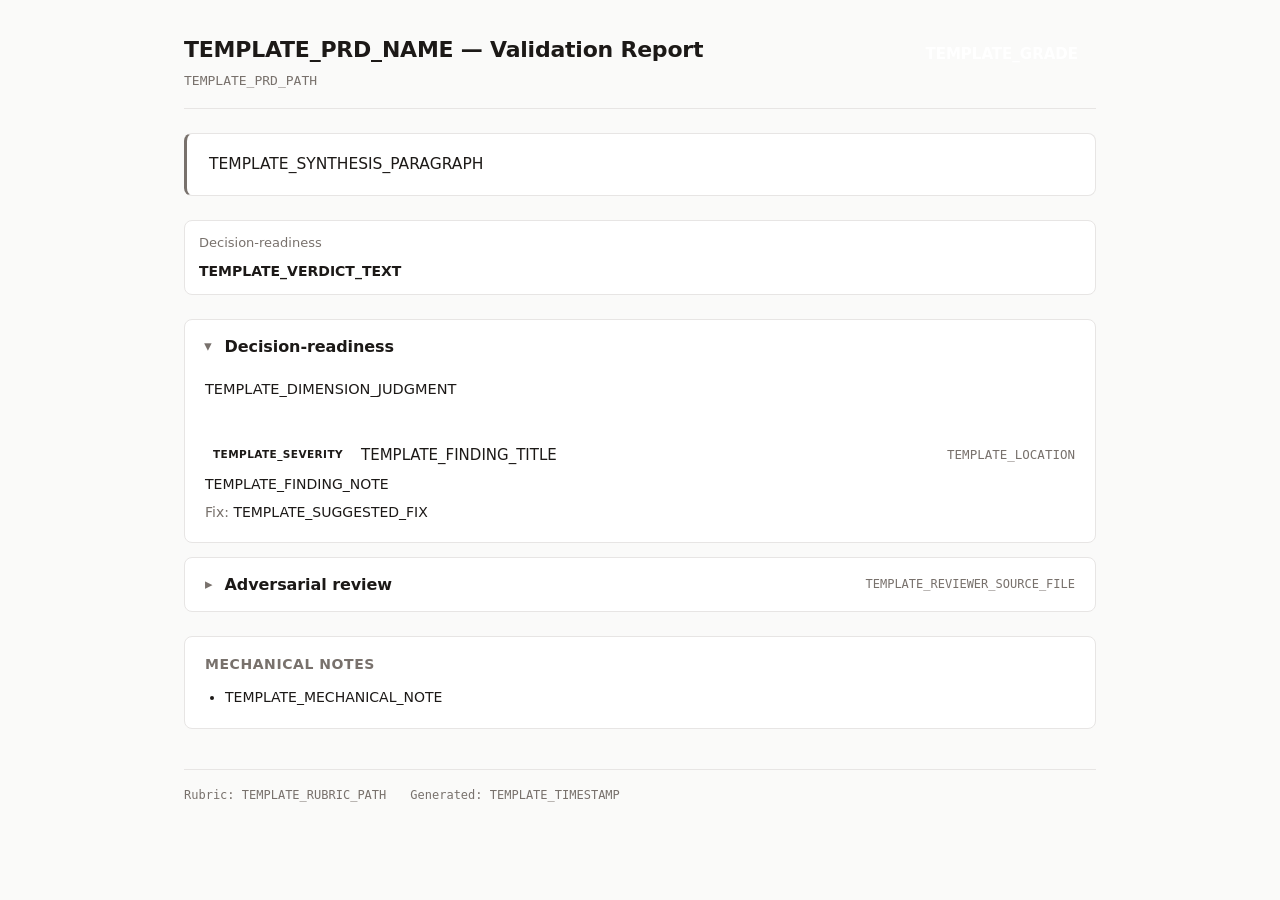
<file: .agents/skills/bmad-prd/assets/validation-report-template.html>
<!DOCTYPE html>
<!--
  PRD Validation Report — skeleton template.

  This file is a starter the synthesis pass fills in directly. There is no
  substitution engine. The LLM:
    1. Reads {doc_workspace}/review-rubric.md and every review-{slug}.md from
       additional reviewers.
    2. Copies this skeleton.
    3. Replaces the placeholder content (everything between TEMPLATE markers)
       with the consolidated review, preserving the structure and CSS.
    4. Writes the result to {doc_workspace}/validation-report.html.
    5. Writes a markdown twin to {doc_workspace}/validation-report.md.

  Visual rules the LLM must preserve:
    - The container width, the color tokens, the typography.
    - One dimension = one collapsible <section class="dimension">.
    - Verdict pill uses the verdict-* class matching its judgment.
    - Severity badge uses the sev-* class matching its level.
    - Each extra reviewer (adversarial, etc.) gets its own collapsible section
      below the rubric dimensions.
    - The footer always shows the artifact paths and timestamp.
-->
<html lang="en">
<head>
<meta charset="utf-8">
<title>PRD Validation: TEMPLATE_PRD_NAME</title>
<style>
  :root {
    --bg: #fafaf9;
    --surface: #ffffff;
    --border: #e7e5e4;
    --text: #1c1917;
    --muted: #78716c;

    --verdict-strong: #16a34a;
    --verdict-adequate: #65a30d;
    --verdict-thin: #d97706;
    --verdict-broken: #dc2626;

    --sev-low: #64748b;
    --sev-medium: #ca8a04;
    --sev-high: #ea580c;
    --sev-critical: #dc2626;

    --grade-exc: #16a34a;
    --grade-good: #65a30d;
    --grade-fair: #d97706;
    --grade-poor: #dc2626;
  }
  * { box-sizing: border-box; }
  html, body { margin: 0; padding: 0; }
  body {
    font-family: -apple-system, BlinkMacSystemFont, "Segoe UI", Inter, system-ui, sans-serif;
    background: var(--bg);
    color: var(--text);
    line-height: 1.6;
    font-size: 15px;
  }
  .container { max-width: 960px; margin: 0 auto; padding: 32px 24px 64px; }

  header.report-header {
    display: flex;
    align-items: flex-start;
    justify-content: space-between;
    gap: 24px;
    padding-bottom: 16px;
    border-bottom: 1px solid var(--border);
    margin-bottom: 24px;
  }
  .title h1 { margin: 0; font-size: 22px; font-weight: 600; letter-spacing: -0.01em; }
  .title .subtitle { color: var(--muted); font-size: 13px; margin-top: 4px; font-family: ui-monospace, "SF Mono", Menlo, monospace; }
  .grade {
    padding: 10px 18px;
    border-radius: 8px;
    font-weight: 600;
    color: white;
    font-size: 15px;
    white-space: nowrap;
  }
  .grade-excellent { background: var(--grade-exc); }
  .grade-good { background: var(--grade-good); }
  .grade-fair { background: var(--grade-fair); }
  .grade-poor { background: var(--grade-poor); }

  .synthesis {
    background: var(--surface);
    border: 1px solid var(--border);
    border-left: 3px solid var(--muted);
    border-radius: 8px;
    padding: 18px 22px;
    margin-bottom: 24px;
    font-size: 15.5px;
  }
  .synthesis p { margin: 0 0 10px; }
  .synthesis p:last-child { margin-bottom: 0; }

  .dimension-summary {
    display: grid;
    grid-template-columns: repeat(auto-fit, minmax(180px, 1fr));
    gap: 10px;
    margin-bottom: 24px;
  }
  .dim-card {
    background: var(--surface);
    border: 1px solid var(--border);
    border-radius: 8px;
    padding: 12px 14px;
  }
  .dim-card .dim-name { font-size: 13px; color: var(--muted); margin-bottom: 6px; }
  .dim-card .dim-verdict { font-size: 14px; font-weight: 600; }

  section.dimension, section.reviewer-section { margin-bottom: 14px; }
  section.dimension details, section.reviewer-section details {
    background: var(--surface);
    border: 1px solid var(--border);
    border-radius: 8px;
    overflow: hidden;
  }
  section summary {
    padding: 14px 20px;
    cursor: pointer;
    user-select: none;
    list-style: none;
    display: flex;
    align-items: center;
    gap: 12px;
  }
  section summary::-webkit-details-marker { display: none; }
  section summary::before {
    content: "▸";
    display: inline-block;
    color: var(--muted);
    transition: transform 0.15s ease;
  }
  section details[open] summary::before { transform: rotate(90deg); }
  section summary h2 {
    display: inline;
    margin: 0;
    font-size: 16px;
    font-weight: 600;
    letter-spacing: -0.005em;
    flex: 1;
  }
  .verdict-pill {
    font-size: 11px;
    padding: 3px 10px;
    border-radius: 999px;
    font-weight: 600;
    text-transform: uppercase;
    letter-spacing: 0.04em;
    color: white;
  }
  .verdict-strong { background: var(--verdict-strong); }
  .verdict-adequate { background: var(--verdict-adequate); }
  .verdict-thin { background: var(--verdict-thin); }
  .verdict-broken { background: var(--verdict-broken); }

  .dim-body { padding: 4px 20px 18px; }
  .dim-judgment { color: var(--text); font-size: 14.5px; }
  .dim-judgment p { margin: 0 0 10px; }

  .findings-list { padding: 0 20px 4px; }
  article.finding {
    padding: 14px 0;
    border-top: 1px solid var(--border);
  }
  article.finding:first-child { border-top: none; }
  article.finding header {
    display: flex;
    align-items: center;
    gap: 10px;
    flex-wrap: wrap;
    margin-bottom: 6px;
  }
  .badge {
    font-size: 10.5px;
    padding: 3px 8px;
    border-radius: 4px;
    font-weight: 600;
    text-transform: uppercase;
    letter-spacing: 0.04em;
    line-height: 1.4;
  }
  .badge-sev-low { background: rgba(100, 116, 139, 0.12); color: var(--sev-low); }
  .badge-sev-medium { background: rgba(202, 138, 4, 0.14); color: var(--sev-medium); }
  .badge-sev-high { background: rgba(234, 88, 12, 0.14); color: var(--sev-high); }
  .badge-sev-critical { background: rgba(220, 38, 38, 0.14); color: var(--sev-critical); }
  .finding-title { margin: 0; font-size: 15px; font-weight: 500; flex: 1; min-width: 200px; }
  .finding-location { font-family: ui-monospace, "SF Mono", Menlo, monospace; font-size: 12.5px; color: var(--muted); }
  .finding-note, .finding-fix { margin-top: 6px; font-size: 14px; }
  .finding-fix strong { color: var(--muted); font-weight: 500; }

  .reviewer-source {
    font-size: 12px;
    color: var(--muted);
    font-family: ui-monospace, "SF Mono", Menlo, monospace;
  }

  .mechanical {
    background: var(--surface);
    border: 1px solid var(--border);
    border-radius: 8px;
    padding: 16px 20px;
    margin-top: 24px;
    font-size: 14px;
  }
  .mechanical h3 { margin: 0 0 10px; font-size: 14px; font-weight: 600; color: var(--muted); text-transform: uppercase; letter-spacing: 0.04em; }
  .mechanical ul { margin: 0; padding-left: 20px; }
  .mechanical li { margin-bottom: 4px; color: var(--text); }

  footer.report-footer {
    margin-top: 40px;
    padding-top: 16px;
    border-top: 1px solid var(--border);
    font-size: 12px;
    color: var(--muted);
    font-family: ui-monospace, "SF Mono", Menlo, monospace;
  }
  footer .meta { display: flex; gap: 24px; flex-wrap: wrap; }
</style>
</head>
<body>
  <div class="container">

    <!-- TEMPLATE: header. Fill prd name, prd path, grade text & class. -->
    <header class="report-header">
      <div class="title">
        <h1>TEMPLATE_PRD_NAME — Validation Report</h1>
        <div class="subtitle">TEMPLATE_PRD_PATH</div>
      </div>
      <div class="grade TEMPLATE_GRADE_CLASS">TEMPLATE_GRADE</div>
    </header>

    <!-- TEMPLATE: overall synthesis paragraphs. Lift directly from
         review-rubric.md "Overall verdict" section; expand if extra reviewers
         materially shift the picture. Wrap each paragraph in <p>. -->
    <div class="synthesis">
      <p>TEMPLATE_SYNTHESIS_PARAGRAPH</p>
    </div>

    <!-- TEMPLATE: dimension summary cards. One per rubric dimension. The
         dim-verdict text uses one of: strong | adequate | thin | broken. -->
    <div class="dimension-summary">
      <div class="dim-card">
        <div class="dim-name">Decision-readiness</div>
        <div class="dim-verdict" style="color: var(--verdict-TEMPLATE_VERDICT)">TEMPLATE_VERDICT_TEXT</div>
      </div>
      <!-- repeat for each of the seven dimensions -->
    </div>

    <!-- TEMPLATE: one section per rubric dimension. Skip a dimension entirely
         if the rubric review marked it n/a for this PRD (e.g. downstream
         usability for a standalone PRD). Open the section by default if
         verdict is thin or broken. -->
    <section class="dimension">
      <details open>
        <summary>
          <h2>Decision-readiness</h2>
          <span class="verdict-pill verdict-TEMPLATE_VERDICT">TEMPLATE_VERDICT_TEXT</span>
        </summary>
        <div class="dim-body">
          <div class="dim-judgment">
            <p>TEMPLATE_DIMENSION_JUDGMENT</p>
          </div>
        </div>
        <div class="findings-list">
          <!-- TEMPLATE: zero or more findings -->
          <article class="finding">
            <header>
              <span class="badge badge-sev-TEMPLATE_SEVERITY">TEMPLATE_SEVERITY</span>
              <h3 class="finding-title">TEMPLATE_FINDING_TITLE</h3>
              <span class="finding-location">TEMPLATE_LOCATION</span>
            </header>
            <div class="finding-note">TEMPLATE_FINDING_NOTE</div>
            <div class="finding-fix"><strong>Fix:</strong> TEMPLATE_SUGGESTED_FIX</div>
          </article>
        </div>
      </details>
    </section>

    <!-- TEMPLATE: one section per extra reviewer that ran (adversarial, etc.).
         Skip this block entirely if only the rubric walker ran. -->
    <section class="reviewer-section">
      <details>
        <summary>
          <h2>Adversarial review</h2>
          <span class="reviewer-source">TEMPLATE_REVIEWER_SOURCE_FILE</span>
        </summary>
        <div class="dim-body">
          <div class="dim-judgment">
            <p>TEMPLATE_REVIEWER_PREAMBLE</p>
          </div>
        </div>
        <div class="findings-list">
          <article class="finding">
            <header>
              <span class="badge badge-sev-TEMPLATE_SEVERITY">TEMPLATE_SEVERITY</span>
              <h3 class="finding-title">TEMPLATE_FINDING_TITLE</h3>
              <span class="finding-location">TEMPLATE_LOCATION</span>
            </header>
            <div class="finding-note">TEMPLATE_FINDING_NOTE</div>
            <div class="finding-fix"><strong>Fix:</strong> TEMPLATE_SUGGESTED_FIX</div>
          </article>
        </div>
      </details>
    </section>

    <!-- TEMPLATE: mechanical notes — short, bulleted. Skip if there are none. -->
    <div class="mechanical">
      <h3>Mechanical notes</h3>
      <ul>
        <li>TEMPLATE_MECHANICAL_NOTE</li>
      </ul>
    </div>

    <footer class="report-footer">
      <div class="meta">
        <span>Rubric: TEMPLATE_RUBRIC_PATH</span>
        <span>Generated: TEMPLATE_TIMESTAMP</span>
      </div>
    </footer>
  </div>
</body>
</html>
</file>
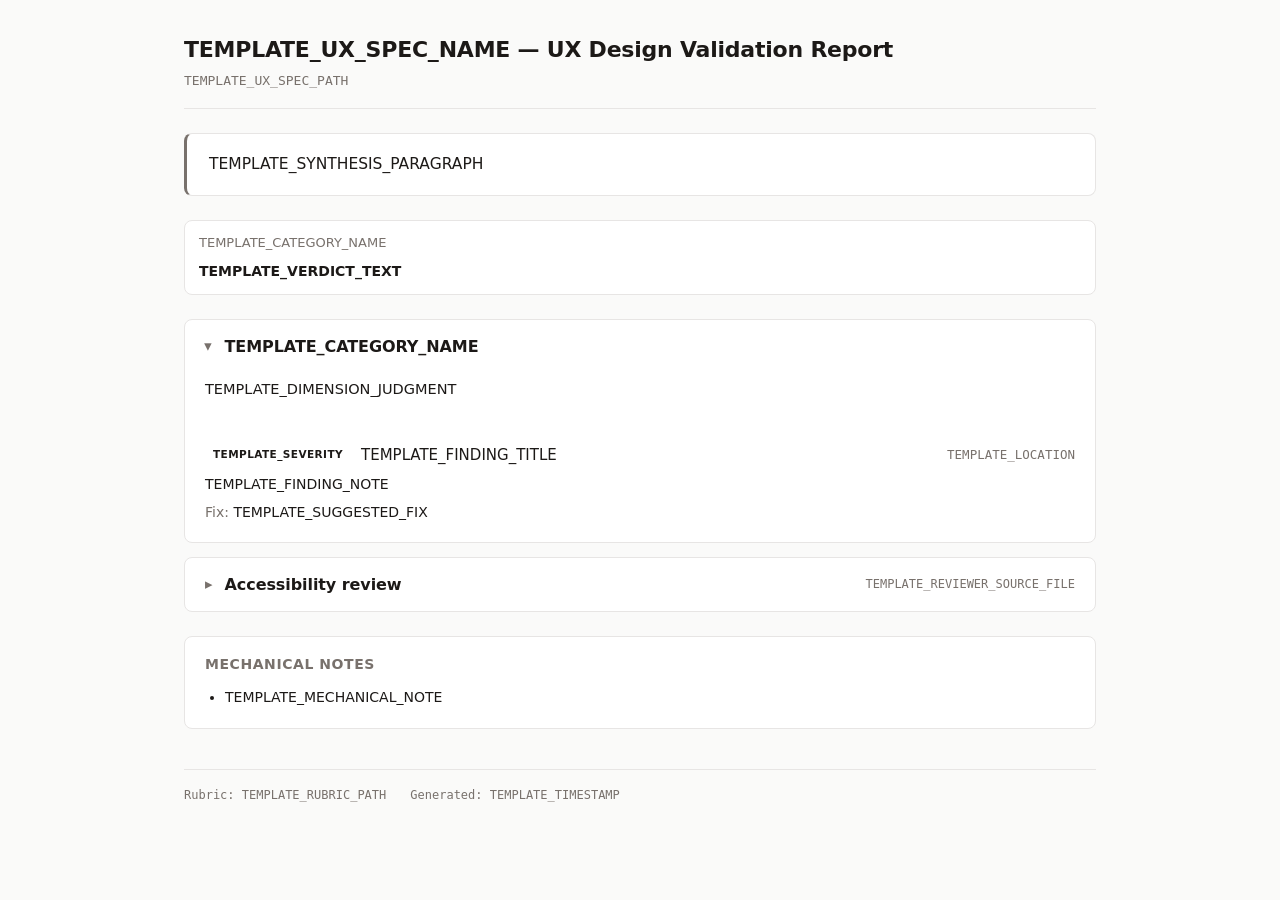
<file: .agents/skills/bmad-ux/assets/validation-report-template.html>
<!DOCTYPE html>
<!--
  UX Design Validation Report — skeleton template.

  This file is a starter the synthesis pass fills in directly. There is no
  substitution engine. The LLM:
    1. Reads {doc_workspace}/review-rubric.md and every review-{slug}.md from
       additional reviewers.
    2. Copies this skeleton.
    3. Replaces the placeholder content (everything between TEMPLATE markers)
       with the consolidated review, preserving the structure and CSS.
    4. Writes the result to {doc_workspace}/validation-report.html.
    5. Writes a markdown twin to {doc_workspace}/validation-report.md.

  Visual rules the LLM must preserve:
    - The container width, the color tokens, the typography.
    - One dimension = one collapsible <section class="dimension">.
    - Verdict pill uses the verdict-* class matching its judgment.
    - Severity badge uses the badge-sev-* class matching its level.
    - Each extra reviewer (accessibility, adversarial, etc.) gets its own
      collapsible section below the rubric dimensions.
    - The footer always shows the artifact paths and timestamp.
-->
<html lang="en">
<head>
<meta charset="utf-8">
<title>UX Design Validation: TEMPLATE_UX_SPEC_NAME</title>
<style>
  :root {
    --bg: #fafaf9;
    --surface: #ffffff;
    --border: #e7e5e4;
    --text: #1c1917;
    --muted: #78716c;

    --verdict-strong: #16a34a;
    --verdict-adequate: #65a30d;
    --verdict-thin: #d97706;
    --verdict-broken: #dc2626;

    --sev-low: #64748b;
    --sev-medium: #ca8a04;
    --sev-high: #ea580c;
    --sev-critical: #dc2626;
  }
  * { box-sizing: border-box; }
  html, body { margin: 0; padding: 0; }
  body {
    font-family: -apple-system, BlinkMacSystemFont, "Segoe UI", Inter, system-ui, sans-serif;
    background: var(--bg);
    color: var(--text);
    line-height: 1.6;
    font-size: 15px;
  }
  .container { max-width: 960px; margin: 0 auto; padding: 32px 24px 64px; }

  header.report-header {
    display: flex;
    align-items: flex-start;
    justify-content: space-between;
    gap: 24px;
    padding-bottom: 16px;
    border-bottom: 1px solid var(--border);
    margin-bottom: 24px;
  }
  .title h1 { margin: 0; font-size: 22px; font-weight: 600; letter-spacing: -0.01em; }
  .title .subtitle { color: var(--muted); font-size: 13px; margin-top: 4px; font-family: ui-monospace, "SF Mono", Menlo, monospace; }

  .synthesis {
    background: var(--surface);
    border: 1px solid var(--border);
    border-left: 3px solid var(--muted);
    border-radius: 8px;
    padding: 18px 22px;
    margin-bottom: 24px;
    font-size: 15.5px;
  }
  .synthesis p { margin: 0 0 10px; }
  .synthesis p:last-child { margin-bottom: 0; }

  .dimension-summary {
    display: grid;
    grid-template-columns: repeat(auto-fit, minmax(180px, 1fr));
    gap: 10px;
    margin-bottom: 24px;
  }
  .dim-card {
    background: var(--surface);
    border: 1px solid var(--border);
    border-radius: 8px;
    padding: 12px 14px;
  }
  .dim-card .dim-name { font-size: 13px; color: var(--muted); margin-bottom: 6px; }
  .dim-card .dim-verdict { font-size: 14px; font-weight: 600; }

  section.dimension, section.reviewer-section { margin-bottom: 14px; }
  section.dimension details, section.reviewer-section details {
    background: var(--surface);
    border: 1px solid var(--border);
    border-radius: 8px;
    overflow: hidden;
  }
  section summary {
    padding: 14px 20px;
    cursor: pointer;
    user-select: none;
    list-style: none;
    display: flex;
    align-items: center;
    gap: 12px;
  }
  section summary::-webkit-details-marker { display: none; }
  section summary::before {
    content: "▸";
    display: inline-block;
    color: var(--muted);
    transition: transform 0.15s ease;
  }
  section details[open] summary::before { transform: rotate(90deg); }
  section summary h2 {
    display: inline;
    margin: 0;
    font-size: 16px;
    font-weight: 600;
    letter-spacing: -0.005em;
    flex: 1;
  }
  .verdict-pill {
    font-size: 11px;
    padding: 3px 10px;
    border-radius: 999px;
    font-weight: 600;
    text-transform: uppercase;
    letter-spacing: 0.04em;
    color: white;
  }
  .verdict-strong { background: var(--verdict-strong); }
  .verdict-adequate { background: var(--verdict-adequate); }
  .verdict-thin { background: var(--verdict-thin); }
  .verdict-broken { background: var(--verdict-broken); }

  .dim-body { padding: 4px 20px 18px; }
  .dim-judgment { color: var(--text); font-size: 14.5px; }
  .dim-judgment p { margin: 0 0 10px; }

  .findings-list { padding: 0 20px 4px; }
  article.finding {
    padding: 14px 0;
    border-top: 1px solid var(--border);
  }
  article.finding:first-child { border-top: none; }
  article.finding header {
    display: flex;
    align-items: center;
    gap: 10px;
    flex-wrap: wrap;
    margin-bottom: 6px;
  }
  .badge {
    font-size: 10.5px;
    padding: 3px 8px;
    border-radius: 4px;
    font-weight: 600;
    text-transform: uppercase;
    letter-spacing: 0.04em;
    line-height: 1.4;
  }
  .badge-sev-low { background: rgba(100, 116, 139, 0.12); color: var(--sev-low); }
  .badge-sev-medium { background: rgba(202, 138, 4, 0.14); color: var(--sev-medium); }
  .badge-sev-high { background: rgba(234, 88, 12, 0.14); color: var(--sev-high); }
  .badge-sev-critical { background: rgba(220, 38, 38, 0.14); color: var(--sev-critical); }
  .finding-title { margin: 0; font-size: 15px; font-weight: 500; flex: 1; min-width: 200px; }
  .finding-location { font-family: ui-monospace, "SF Mono", Menlo, monospace; font-size: 12.5px; color: var(--muted); }
  .finding-note, .finding-fix { margin-top: 6px; font-size: 14px; }
  .finding-fix strong { color: var(--muted); font-weight: 500; }

  .reviewer-source {
    font-size: 12px;
    color: var(--muted);
    font-family: ui-monospace, "SF Mono", Menlo, monospace;
  }

  .mechanical {
    background: var(--surface);
    border: 1px solid var(--border);
    border-radius: 8px;
    padding: 16px 20px;
    margin-top: 24px;
    font-size: 14px;
  }
  .mechanical h3 { margin: 0 0 10px; font-size: 14px; font-weight: 600; color: var(--muted); text-transform: uppercase; letter-spacing: 0.04em; }
  .mechanical ul { margin: 0; padding-left: 20px; }
  .mechanical li { margin-bottom: 4px; color: var(--text); }

  footer.report-footer {
    margin-top: 40px;
    padding-top: 16px;
    border-top: 1px solid var(--border);
    font-size: 12px;
    color: var(--muted);
    font-family: ui-monospace, "SF Mono", Menlo, monospace;
  }
  footer .meta { display: flex; gap: 24px; flex-wrap: wrap; }
</style>
</head>
<body>
  <div class="container">

    <!-- TEMPLATE: header. Fill ux spec name and ux spec path. No overall grade —
         per-category verdicts and severity counts below carry the picture. -->
    <header class="report-header">
      <div class="title">
        <h1>TEMPLATE_UX_SPEC_NAME — UX Design Validation Report</h1>
        <div class="subtitle">TEMPLATE_UX_SPEC_PATH</div>
      </div>
    </header>

    <!-- TEMPLATE: overall synthesis paragraphs. Lift directly from
         review-rubric.md "Overall verdict" section; expand if extra reviewers
         (accessibility, adversarial, etc.) materially shift the picture.
         Wrap each paragraph in <p>. -->
    <div class="synthesis">
      <p>TEMPLATE_SYNTHESIS_PARAGRAPH</p>
    </div>

    <!-- TEMPLATE: dimension summary cards. One per rubric category, in this
         canonical order (from references/validate.md):
           1. Flow coverage
           2. Token completeness
           3. Component coverage
           4. State coverage
           5. Visual reference coverage
           6. Bloat & overspecification
           7. Inheritance discipline
           8. Shape fit
         The dim-verdict text uses one of: strong | adequate | thin | broken. -->
    <div class="dimension-summary">
      <div class="dim-card">
        <div class="dim-name">TEMPLATE_CATEGORY_NAME</div>
        <div class="dim-verdict" style="color: var(--verdict-TEMPLATE_VERDICT)">TEMPLATE_VERDICT_TEXT</div>
      </div>
      <!-- repeat for each of the eight rubric categories -->
    </div>

    <!-- TEMPLATE: one section per rubric category, same canonical order as the
         summary cards above. Skip a category entirely if the rubric review
         marked it n/a for this UX spec. Open the section by default if verdict
         is thin or broken. -->
    <section class="dimension">
      <details open>
        <summary>
          <h2>TEMPLATE_CATEGORY_NAME</h2>
          <span class="verdict-pill verdict-TEMPLATE_VERDICT">TEMPLATE_VERDICT_TEXT</span>
        </summary>
        <div class="dim-body">
          <div class="dim-judgment">
            <p>TEMPLATE_DIMENSION_JUDGMENT</p>
          </div>
        </div>
        <div class="findings-list">
          <!-- TEMPLATE: zero or more findings -->
          <article class="finding">
            <header>
              <span class="badge badge-sev-TEMPLATE_SEVERITY">TEMPLATE_SEVERITY</span>
              <h3 class="finding-title">TEMPLATE_FINDING_TITLE</h3>
              <span class="finding-location">TEMPLATE_LOCATION</span>
            </header>
            <div class="finding-note">TEMPLATE_FINDING_NOTE</div>
            <div class="finding-fix"><strong>Fix:</strong> TEMPLATE_SUGGESTED_FIX</div>
          </article>
        </div>
      </details>
    </section>

    <!-- TEMPLATE: one section per extra reviewer that ran (accessibility,
         adversarial, brand-conformance, etc.). Skip this block entirely if
         only the rubric walker ran. -->
    <section class="reviewer-section">
      <details>
        <summary>
          <h2>Accessibility review</h2>
          <span class="reviewer-source">TEMPLATE_REVIEWER_SOURCE_FILE</span>
        </summary>
        <div class="dim-body">
          <div class="dim-judgment">
            <p>TEMPLATE_REVIEWER_PREAMBLE</p>
          </div>
        </div>
        <div class="findings-list">
          <article class="finding">
            <header>
              <span class="badge badge-sev-TEMPLATE_SEVERITY">TEMPLATE_SEVERITY</span>
              <h3 class="finding-title">TEMPLATE_FINDING_TITLE</h3>
              <span class="finding-location">TEMPLATE_LOCATION</span>
            </header>
            <div class="finding-note">TEMPLATE_FINDING_NOTE</div>
            <div class="finding-fix"><strong>Fix:</strong> TEMPLATE_SUGGESTED_FIX</div>
          </article>
        </div>
      </details>
    </section>

    <!-- TEMPLATE: mechanical notes — short, bulleted. Skip if there are none. -->
    <div class="mechanical">
      <h3>Mechanical notes</h3>
      <ul>
        <li>TEMPLATE_MECHANICAL_NOTE</li>
      </ul>
    </div>

    <footer class="report-footer">
      <div class="meta">
        <span>Rubric: TEMPLATE_RUBRIC_PATH</span>
        <span>Generated: TEMPLATE_TIMESTAMP</span>
      </div>
    </footer>
  </div>
</body>
</html>
</file>
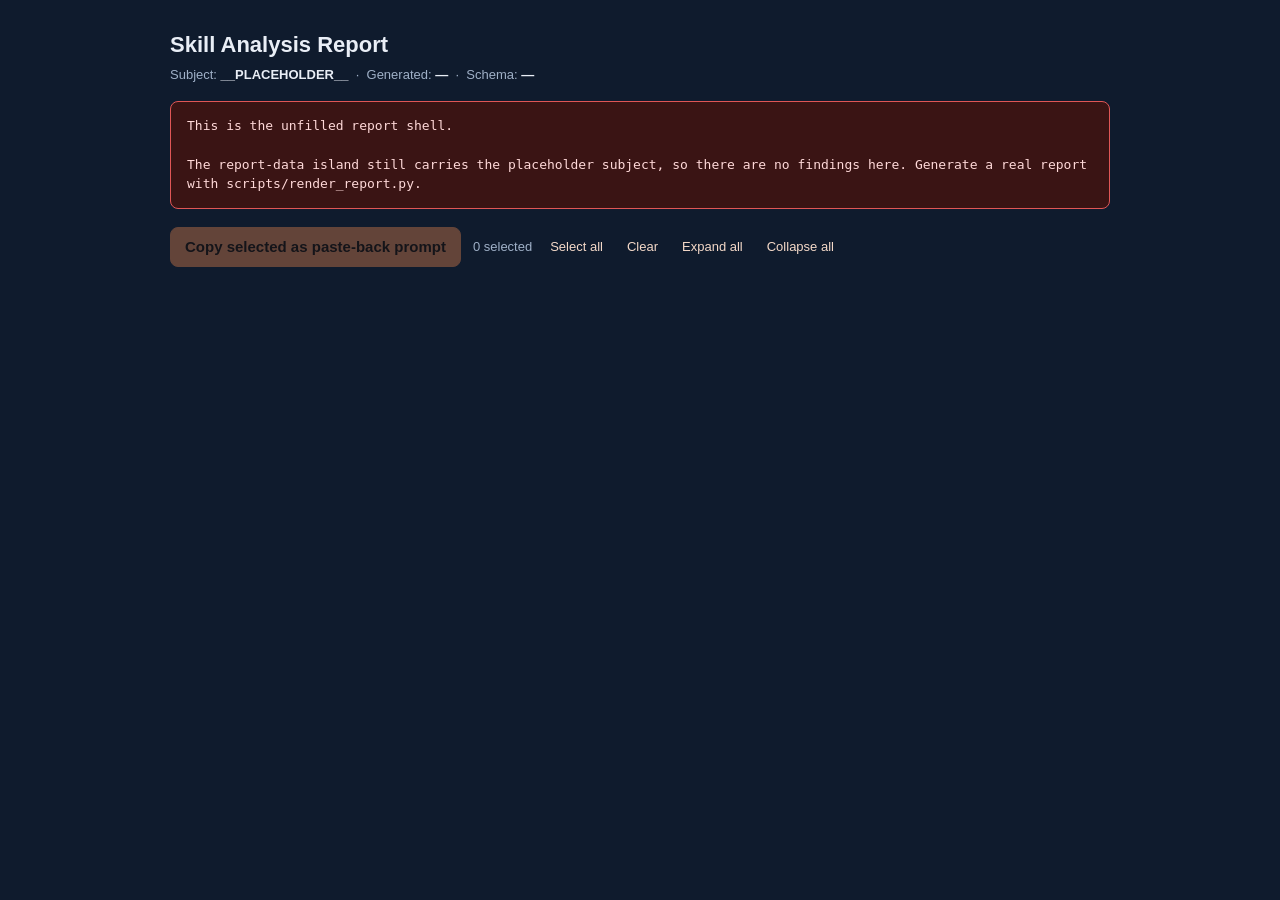
<file: .agents/skills/bmad-workflow-builder/assets/report-shell.html>
<!DOCTYPE html>
<html lang="en">
<head>
<meta charset="utf-8">
<meta name="viewport" content="width=device-width, initial-scale=1">
<title>Skill Analysis Report</title>
<style>
  :root {
    --bg: #0f1b2d;
    --panel: #16263d;
    --panel-2: #1d3250;
    --ink: #e9eef6;
    --ink-dim: #9fb0c7;
    --line: #294366;
    --accent: #b66d46;
    --accent-ink: #f4d9c8;
    --critical: #e05656;
    --high: #e0904a;
    --medium: #d8c24a;
    --low: #5aa0d0;
    --ok: #4caf72;
  }
  * { box-sizing: border-box; }
  body {
    margin: 0;
    background: var(--bg);
    color: var(--ink);
    font: 15px/1.5 -apple-system, BlinkMacSystemFont, "Segoe UI", Roboto, Helvetica, Arial, sans-serif;
  }
  .wrap { max-width: 980px; margin: 0 auto; padding: 28px 20px 80px; }
  header h1 { font-size: 22px; margin: 0 0 4px; }
  header .meta { color: var(--ink-dim); font-size: 13px; }
  header .meta b { color: var(--ink); font-weight: 600; }

  .banner {
    display: none;
    background: #3a1414;
    border: 1px solid var(--critical);
    color: #ffd9d9;
    padding: 14px 16px;
    border-radius: 8px;
    margin: 16px 0;
    white-space: pre-wrap;
    font-family: ui-monospace, SFMono-Regular, Menlo, monospace;
    font-size: 13px;
  }
  .banner.show { display: block; }

  .overview {
    background: var(--panel);
    border: 1px solid var(--line);
    border-radius: 10px;
    padding: 18px;
    margin: 18px 0;
  }
  .grade {
    font-size: 34px;
    font-weight: 800;
    margin: 0 0 8px;
    text-transform: capitalize;
  }
  .grade.g-excellent { color: var(--ok); }
  .grade.g-good { color: var(--low); }
  .grade.g-fair { color: var(--medium); }
  .grade.g-poor { color: var(--critical); }
  .verdict { font-size: 16px; font-weight: 600; margin: 0 0 14px; }
  .summary { color: var(--ink-dim); margin: 0 0 14px; }
  .counts { display: flex; flex-wrap: wrap; gap: 10px; }
  .pill {
    display: inline-flex;
    align-items: center;
    gap: 8px;
    padding: 6px 12px;
    border-radius: 999px;
    background: var(--panel-2);
    border: 1px solid var(--line);
    font-size: 13px;
  }
  .pill .dot { width: 10px; height: 10px; border-radius: 50%; }
  .pill .n { font-weight: 700; }
  .dot.critical { background: var(--critical); }
  .dot.high { background: var(--high); }
  .dot.medium { background: var(--medium); }
  .dot.low { background: var(--low); }

  /* Generic synthesis/agent-block panel */
  .block {
    background: var(--panel);
    border: 1px solid var(--line);
    border-radius: 10px;
    padding: 18px;
    margin: 18px 0;
  }
  .block > h2 {
    font-size: 13px;
    text-transform: uppercase;
    letter-spacing: 0.06em;
    color: var(--ink-dim);
    margin: 0 0 12px;
  }
  .block .mono, .block code {
    font-family: ui-monospace, SFMono-Regular, Menlo, monospace;
    font-size: 13px;
    background: var(--panel-2);
    padding: 1px 5px;
    border-radius: 4px;
  }
  .kv { margin: 0; display: grid; grid-template-columns: 150px 1fr; gap: 6px 14px; }
  .kv dt { color: var(--ink-dim); font-size: 12px; text-transform: uppercase; letter-spacing: 0.04em; }
  .kv dd { margin: 0; }

  /* Themes */
  .theme { padding: 12px 0; border-top: 1px solid var(--line); }
  .theme:first-of-type { border-top: none; padding-top: 0; }
  .theme .t-head { display: flex; align-items: center; gap: 10px; }
  .theme .t-title { font-weight: 600; flex: 1 1 auto; min-width: 0; }
  .theme .t-cause { color: var(--ink-dim); margin-top: 4px; }
  .theme .t-action { margin-top: 4px; }
  .theme .t-findings { margin-top: 8px; padding-left: 12px; border-left: 2px solid var(--line); }
  .theme .t-finding { font-size: 13px; color: var(--ink-dim); padding: 2px 0; }

  /* Strengths */
  .strength-list { margin: 0; padding-left: 20px; }
  .strength-list li { padding: 2px 0; }

  /* Recommendations */
  .rec { padding: 8px 0; border-top: 1px solid var(--line); }
  .rec:first-of-type { border-top: none; padding-top: 0; }
  .rec .rank { font-weight: 700; color: var(--accent-ink); margin-right: 8px; }
  .rec .resolves { color: var(--ink-dim); font-size: 12px; margin-left: 8px; }

  /* Experience journeys */
  .block .journey { padding: 8px 0; border-top: 1px solid var(--line); }
  .block .journey:first-of-type { border-top: none; padding-top: 0; }
  .block .journey .j-name { font-weight: 600; }
  .block .journey .j-steps { color: var(--ink-dim); margin-top: 2px; }

  .toolbar {
    display: flex;
    align-items: center;
    gap: 12px;
    margin: 18px 0 10px;
    flex-wrap: wrap;
  }
  .toolbar .sel-count { color: var(--ink-dim); font-size: 13px; }
  button {
    font: inherit;
    cursor: pointer;
    border-radius: 8px;
    border: 1px solid var(--line);
    background: var(--panel-2);
    color: var(--ink);
    padding: 8px 14px;
  }
  button.primary {
    background: var(--accent);
    border-color: var(--accent);
    color: #1a0e07;
    font-weight: 600;
  }
  button:disabled { opacity: 0.5; cursor: default; }
  button.link {
    background: none;
    border: none;
    color: var(--accent-ink);
    padding: 4px 6px;
    font-size: 13px;
  }
  button.small { padding: 5px 10px; font-size: 13px; flex: 0 0 auto; }

  .no-findings {
    background: var(--panel);
    border: 1px dashed var(--line);
    border-radius: 10px;
    padding: 28px;
    text-align: center;
    color: var(--ink-dim);
  }
  .no-findings .big { font-size: 18px; color: var(--ok); margin-bottom: 6px; }

  .group { margin: 18px 0; }
  .group > h2 {
    font-size: 13px;
    text-transform: uppercase;
    letter-spacing: 0.06em;
    color: var(--ink-dim);
    margin: 0 0 8px;
    display: flex;
    align-items: center;
    gap: 8px;
  }

  .finding {
    background: var(--panel);
    border: 1px solid var(--line);
    border-left: 4px solid var(--line);
    border-radius: 8px;
    margin: 8px 0;
    overflow: hidden;
  }
  .finding.sev-critical { border-left-color: var(--critical); }
  .finding.sev-high { border-left-color: var(--high); }
  .finding.sev-medium { border-left-color: var(--medium); }
  .finding.sev-low { border-left-color: var(--low); }

  .finding .row {
    display: flex;
    align-items: center;
    gap: 12px;
    padding: 12px 14px;
  }
  .finding .row .chk { width: 16px; height: 16px; flex: 0 0 auto; cursor: pointer; }
  .finding .row .head { flex: 1 1 auto; cursor: pointer; min-width: 0; }
  .finding .row .title { font-weight: 600; }
  .finding .row .sub { color: var(--ink-dim); font-size: 12px; margin-top: 2px; }
  .finding .tag {
    flex: 0 0 auto;
    font-size: 11px;
    text-transform: uppercase;
    letter-spacing: 0.04em;
    padding: 3px 8px;
    border-radius: 6px;
    background: var(--panel-2);
    border: 1px solid var(--line);
    color: var(--ink-dim);
  }
  .finding .caret { flex: 0 0 auto; color: var(--ink-dim); transition: transform 0.15s; cursor: pointer; }
  .finding.open .caret { transform: rotate(90deg); }

  .finding .body {
    display: none;
    padding: 0 14px 14px 42px;
    border-top: 1px solid var(--line);
  }
  .finding.open .body { display: block; }
  .finding .body dl { margin: 12px 0 0; display: grid; grid-template-columns: 130px 1fr; gap: 6px 14px; }
  .finding .body dt { color: var(--ink-dim); font-size: 12px; text-transform: uppercase; letter-spacing: 0.04em; }
  .finding .body dd { margin: 0; }
  .finding .body code, .finding .body .mono {
    font-family: ui-monospace, SFMono-Regular, Menlo, monospace;
    font-size: 13px;
    background: var(--panel-2);
    padding: 1px 5px;
    border-radius: 4px;
  }

  .toast {
    position: fixed;
    left: 50%;
    bottom: 28px;
    transform: translateX(-50%);
    background: var(--ok);
    color: #06160c;
    padding: 10px 18px;
    border-radius: 8px;
    font-weight: 600;
    opacity: 0;
    transition: opacity 0.2s;
    pointer-events: none;
  }
  .toast.show { opacity: 1; }

  .fallback-area { margin-top: 12px; display: none; }
  .fallback-area.show { display: block; }
  .fallback-area textarea {
    width: 100%;
    min-height: 160px;
    background: var(--panel-2);
    color: var(--ink);
    border: 1px solid var(--line);
    border-radius: 8px;
    padding: 10px;
    font-family: ui-monospace, SFMono-Regular, Menlo, monospace;
    font-size: 13px;
  }
</style>
</head>
<body>
<div class="wrap">
  <header>
    <h1>Skill Analysis Report</h1>
    <div class="meta">
      <span>Subject: <b id="m-subject">—</b></span> &nbsp;·&nbsp;
      <span>Generated: <b id="m-generated">—</b></span> &nbsp;·&nbsp;
      <span>Schema: <b id="m-schema">—</b></span>
    </div>
  </header>

  <div id="parse-banner" class="banner"></div>

  <section id="overview" class="overview" hidden>
    <div id="grade" class="grade" hidden></div>
    <p id="verdict" class="verdict"></p>
    <p id="summary-text" class="summary" hidden></p>
    <div id="counts" class="counts"></div>
  </section>

  <!-- Synthesis layer (themes, strengths, recommendations). Hidden when absent. -->
  <section id="themes" class="block" hidden></section>
  <section id="strengths" class="block" hidden></section>
  <section id="recommendations" class="block" hidden></section>

  <!-- Experience: journeys plus headless (experience). Hidden when absent. -->
  <section id="experience" class="block" hidden></section>

  <div id="toolbar" class="toolbar" hidden>
    <button id="btn-copy" class="primary" disabled>Copy selected as paste-back prompt</button>
    <span id="sel-count" class="sel-count">0 selected</span>
    <button id="btn-select-all" class="link">Select all</button>
    <button id="btn-clear" class="link">Clear</button>
    <button id="btn-expand-all" class="link">Expand all</button>
    <button id="btn-collapse-all" class="link">Collapse all</button>
  </div>

  <div id="fallback" class="fallback-area">
    <p class="sel-count">Clipboard was unavailable. Copy the text below manually:</p>
    <textarea id="fallback-text" readonly></textarea>
  </div>

  <div id="findings-root"></div>
</div>

<div id="toast" class="toast">Copied</div>

<!-- scripts/render_report.py replaces the contents of this island per run.
     The placeholder below is intentionally unusable: the shell refuses to
     render it, so a failed injection can never look like real findings. -->
<script type="application/json" id="report-data">
{
  "schema_version": 2,
  "subject": "__PLACEHOLDER__",
  "generated": "",
  "verdict": "",
  "findings": []
}
</script>

<script>
(function () {
  "use strict";

  var SEVERITIES = ["critical", "high", "medium", "low"];
  var SEV_LABEL = { critical: "Critical", high: "High", medium: "Medium", low: "Low" };
  var GRADES = ["excellent", "good", "fair", "poor"];
  var PLACEHOLDER_SUBJECT = "__PLACEHOLDER__";

  var els = {
    banner: document.getElementById("parse-banner"),
    overview: document.getElementById("overview"),
    grade: document.getElementById("grade"),
    verdict: document.getElementById("verdict"),
    summaryText: document.getElementById("summary-text"),
    counts: document.getElementById("counts"),
    themes: document.getElementById("themes"),
    strengths: document.getElementById("strengths"),
    recommendations: document.getElementById("recommendations"),
    experience: document.getElementById("experience"),
    toolbar: document.getElementById("toolbar"),
    root: document.getElementById("findings-root"),
    subject: document.getElementById("m-subject"),
    generated: document.getElementById("m-generated"),
    schema: document.getElementById("m-schema"),
    selCount: document.getElementById("sel-count"),
    btnCopy: document.getElementById("btn-copy"),
    btnSelectAll: document.getElementById("btn-select-all"),
    btnClear: document.getElementById("btn-clear"),
    btnExpandAll: document.getElementById("btn-expand-all"),
    btnCollapseAll: document.getElementById("btn-collapse-all"),
    fallback: document.getElementById("fallback"),
    fallbackText: document.getElementById("fallback-text"),
    toast: document.getElementById("toast")
  };

  var selected = Object.create(null);
  var findings = [];
  var findingsById = Object.create(null);
  var subjectPath = "";
  var standards = null;

  function showBanner(message) {
    els.banner.textContent = message;
    els.banner.classList.add("show");
  }

  function esc(value) {
    var s = value == null ? "" : String(value);
    return s.replace(/[&<>"']/g, function (c) {
      return { "&": "&amp;", "<": "&lt;", ">": "&gt;", '"': "&quot;", "'": "&#39;" }[c];
    });
  }

  // Normalize an arbitrary parsed object against schema_version 2, supplying
  // defaults so a partial or future island still renders. Unknown fields are
  // ignored, not fatal. Severity counts are always derived from the findings
  // array, never read from the island, so they cannot disagree with it. The
  // synthesis blocks (grade, summary, themes, strengths, recommendations) and
  // the experience block are OPTIONAL: each normalizes to an empty value that
  // renders nothing rather than an empty panel or an error.
  function normalize(raw) {
    var obj = raw && typeof raw === "object" ? raw : {};
    var rawFindings = Array.isArray(obj.findings) ? obj.findings : [];

    var norm = {
      schema_version: typeof obj.schema_version === "number" ? obj.schema_version : 2,
      subject: obj.subject != null ? String(obj.subject) : "(unspecified)",
      generated: obj.generated != null ? String(obj.generated) : "(unspecified)",
      verdict: obj.verdict != null ? String(obj.verdict) : "(no verdict supplied)",
      grade: GRADES.indexOf(String(obj.grade || "").toLowerCase()) >= 0
        ? String(obj.grade).toLowerCase() : "",
      summary: typeof obj.summary === "string" ? obj.summary : "",
      standards: (obj.standards && typeof obj.standards === "object") ? {
        canon: obj.standards.canon != null ? String(obj.standards.canon) : "",
        principles: obj.standards.principles != null ? String(obj.standards.principles) : "",
        scripts: obj.standards.scripts != null ? String(obj.standards.scripts) : ""
      } : null,
      themes: normalizeThemes(obj.themes),
      strengths: normalizeStrengths(obj.strengths),
      recommendations: normalizeRecommendations(obj.recommendations),
      experience: normalizeExperience(obj.experience),
      counts: { critical: 0, high: 0, medium: 0, low: 0 },
      findings: []
    };

    rawFindings.forEach(function (f, i) {
      if (!f || typeof f !== "object") { return; }
      var sev = SEVERITIES.indexOf(f.severity) >= 0 ? f.severity : "low";
      norm.findings.push({
        id: f.id != null ? String(f.id) : "finding-" + (i + 1),
        lens: f.lens != null ? String(f.lens) : "(unknown)",
        severity: sev,
        title: f.title != null ? String(f.title) : "(untitled finding)",
        location: f.location != null ? String(f.location) : "",
        evidence: f.evidence != null ? String(f.evidence) : "",
        recommendation: f.recommendation != null ? String(f.recommendation) : "",
        proposed_smallest: f.proposed_smallest != null ? String(f.proposed_smallest) : "",
        predicted_delta: f.predicted_delta != null ? String(f.predicted_delta) : ""
      });
      norm.counts[sev] += 1;
    });

    return norm;
  }

  function normalizeThemes(raw) {
    if (!Array.isArray(raw)) { return []; }
    var list = [];
    raw.forEach(function (t) {
      if (!t || typeof t !== "object") { return; }
      var ids = [];
      if (Array.isArray(t.finding_ids)) {
        t.finding_ids.forEach(function (id) { if (id != null) { ids.push(String(id)); } });
      }
      var title = t.title != null ? String(t.title) : "";
      if (!title && !ids.length) { return; }
      list.push({
        title: title || "(untitled theme)",
        root_cause: t.root_cause != null ? String(t.root_cause) : "",
        action: t.action != null ? String(t.action) : "",
        finding_ids: ids
      });
    });
    return list;
  }

  function normalizeStrengths(raw) {
    if (!Array.isArray(raw)) { return []; }
    var list = [];
    raw.forEach(function (s) {
      if (typeof s === "string" && s) { list.push(s); }
      else if (s && typeof s === "object" && s.title) {
        list.push(String(s.title) + (s.detail ? " — " + String(s.detail) : ""));
      }
    });
    return list;
  }

  function normalizeRecommendations(raw) {
    if (!Array.isArray(raw)) { return []; }
    var list = [];
    raw.forEach(function (r, i) {
      if (!r || typeof r !== "object") { return; }
      var action = r.action != null ? String(r.action) : "";
      if (!action) { return; }
      var resolves = "";
      if (Array.isArray(r.resolves)) { resolves = r.resolves.map(String).join(", "); }
      else if (typeof r.resolves === "number") { resolves = r.resolves + " findings"; }
      else if (r.resolves != null) { resolves = String(r.resolves); }
      list.push({
        rank: typeof r.rank === "number" ? r.rank : i + 1,
        action: action,
        resolves: resolves
      });
    });
    list.sort(function (a, b) { return a.rank - b.rank; });
    return list;
  }

  // Optional experience block: journeys plus a headless note. Returns null when
  // neither is usable.
  function normalizeExperience(raw) {
    if (!raw || typeof raw !== "object") { return null; }
    var journeys = [];
    if (Array.isArray(raw.journeys)) {
      raw.journeys.forEach(function (j) {
        if (!j || typeof j !== "object") { return; }
        var name = j.name != null ? String(j.name) : "";
        var steps = j.steps != null ? String(j.steps) : "";
        if (!name && !steps) { return; }
        journeys.push({ name: name, steps: steps });
      });
    }
    var headless = raw.headless != null ? String(raw.headless) : "";
    if (!journeys.length && !headless) { return null; }
    return { journeys: journeys, headless: headless };
  }

  function renderOverview(data) {
    els.subject.textContent = data.subject;
    els.generated.textContent = data.generated;
    els.schema.textContent = String(data.schema_version);
    els.verdict.textContent = data.verdict;

    if (data.grade) {
      els.grade.textContent = data.grade;
      els.grade.className = "grade g-" + data.grade;
      els.grade.hidden = false;
    }
    if (data.summary) {
      els.summaryText.textContent = data.summary;
      els.summaryText.hidden = false;
    }

    els.counts.innerHTML = "";
    SEVERITIES.forEach(function (s) {
      var pill = document.createElement("span");
      pill.className = "pill";
      pill.innerHTML =
        '<span class="dot ' + s + '"></span>' +
        '<span class="lbl">' + SEV_LABEL[s] + '</span>' +
        '<span class="n">' + data.counts[s] + "</span>";
      els.counts.appendChild(pill);
    });
    els.overview.hidden = false;
  }

  // Every copied fix prompt opens by anchoring the fixing session to the same
  // standards that produced the findings, so the fix is held to the bar too.
  function standardsPreamble() {
    if (!standards || !standards.canon) { return []; }
    var bar = standards.canon + (standards.principles ? " and " + standards.principles : "");
    var lines = [
      "Hold " + bar + " as the bar for every line you change — a fix that adds ceremony is a new finding, not a fix."
    ];
    if (standards.scripts) {
      lines.push("If the fix adds or changes scripts, follow " + standards.scripts + ".");
    }
    lines.push("");
    return lines;
  }

  function composeThemePrompt(theme, resolved) {
    var lines = standardsPreamble();
    lines.push("Fix the following theme in " + subjectPath + ": " + theme.title);
    lines.push("");
    if (theme.root_cause) { lines.push("Root cause: " + theme.root_cause); }
    if (theme.action) { lines.push("Fix: " + theme.action); }
    if (resolved.length) {
      lines.push("");
      lines.push("Findings to address:");
      resolved.forEach(function (f, i) {
        lines.push((i + 1) + ". " + f.title);
        if (f.location) { lines.push("   Location: " + f.location); }
        if (f.evidence) { lines.push("   Evidence: " + f.evidence); }
        if (f.recommendation) { lines.push("   Recommendation: " + f.recommendation); }
      });
    }
    return lines.join("\n") + "\n";
  }

  function renderThemes(themes) {
    if (!themes.length) { els.themes.hidden = true; return; }
    els.themes.innerHTML = "<h2>Themes</h2>";
    themes.forEach(function (t) {
      var resolved = t.finding_ids
        .map(function (id) { return findingsById[id]; })
        .filter(function (f) { return !!f; });
      var items = resolved.map(function (f) {
        return '<div class="t-finding"><span class="mono">' + esc(f.id) + "</span> " +
          esc(f.title) +
          (f.location ? ' · <span class="mono">' + esc(f.location) + "</span>" : "") +
          "</div>";
      }).join("");

      var node = document.createElement("div");
      node.className = "theme";
      node.innerHTML =
        '<div class="t-head"><span class="t-title">' + esc(t.title) + "</span>" +
        '<button class="small t-fix">Fix This Theme</button></div>' +
        (t.root_cause ? '<div class="t-cause">Root cause: ' + esc(t.root_cause) + "</div>" : "") +
        (t.action ? '<div class="t-action"><b>Fix:</b> ' + esc(t.action) + "</div>" : "") +
        (items ? '<div class="t-findings">' + items + "</div>" : "");
      node.querySelector(".t-fix").addEventListener("click", function () {
        copyText(composeThemePrompt(t, resolved));
      });
      els.themes.appendChild(node);
    });
    els.themes.hidden = false;
  }

  function renderStrengths(list) {
    if (!list.length) { els.strengths.hidden = true; return; }
    els.strengths.innerHTML =
      "<h2>Strengths</h2><ul class=\"strength-list\">" +
      list.map(function (s) { return "<li>" + esc(s) + "</li>"; }).join("") +
      "</ul>";
    els.strengths.hidden = false;
  }

  function renderRecommendations(recs) {
    if (!recs.length) { els.recommendations.hidden = true; return; }
    var html = "<h2>Recommendations</h2>";
    recs.forEach(function (r) {
      html += '<div class="rec"><span class="rank">#' + esc(String(r.rank)) + "</span>" +
        esc(r.action) +
        (r.resolves ? '<span class="resolves">resolves: ' + esc(r.resolves) + "</span>" : "") +
        "</div>";
    });
    els.recommendations.innerHTML = html;
    els.recommendations.hidden = false;
  }

  function renderExperience(exp) {
    if (!exp) { els.experience.hidden = true; return; }
    var html = "<h2>Experience</h2>";
    if (exp.journeys.length) {
      html += exp.journeys.map(function (j) {
        return '<div class="journey">' +
          '<div class="j-name">' + esc(j.name || "(unnamed journey)") + "</div>" +
          (j.steps ? '<div class="j-steps">' + esc(j.steps) + "</div>" : "") +
          "</div>";
      }).join("");
    }
    if (exp.headless) {
      html += '<dl class="kv" style="margin-top:12px"><dt>Headless</dt><dd>' +
        esc(exp.headless) + "</dd></dl>";
    }
    els.experience.innerHTML = html;
    els.experience.hidden = false;
  }

  function renderNoFindings() {
    els.root.innerHTML =
      '<div class="no-findings">' +
      '<div class="big">No findings</div>' +
      "<div>The scanners returned a clean pass for this subject.</div>" +
      "</div>";
  }

  function findingNode(f) {
    var node = document.createElement("div");
    node.className = "finding sev-" + f.severity;
    node.setAttribute("data-id", f.id);

    var sub =
      esc(f.lens) +
      (f.location ? ' · <span class="mono">' + esc(f.location) + "</span>" : "");

    var rows =
      "<dt>Lens</dt><dd>" + esc(f.lens) + "</dd>" +
      (f.location ? "<dt>Location</dt><dd><code>" + esc(f.location) + "</code></dd>" : "") +
      (f.evidence ? "<dt>Evidence</dt><dd>" + esc(f.evidence) + "</dd>" : "") +
      (f.recommendation ? "<dt>Recommendation</dt><dd>" + esc(f.recommendation) + "</dd>" : "") +
      (f.proposed_smallest ? "<dt>Proposed smallest</dt><dd>" + esc(f.proposed_smallest) + "</dd>" : "") +
      (f.predicted_delta ? "<dt>Predicted delta</dt><dd>" + esc(f.predicted_delta) + "</dd>" : "");

    node.innerHTML =
      '<div class="row">' +
      '<input type="checkbox" class="chk" aria-label="Select finding">' +
      '<div class="head">' +
      '<div class="title">' + esc(f.title) + "</div>" +
      '<div class="sub">' + sub + "</div>" +
      "</div>" +
      '<span class="tag">' + SEV_LABEL[f.severity] + "</span>" +
      '<span class="caret">▸</span>' +
      "</div>" +
      '<div class="body"><dl>' + rows + "</dl></div>";

    var chk = node.querySelector(".chk");
    chk.checked = !!selected[f.id];
    chk.addEventListener("change", function () {
      if (chk.checked) { selected[f.id] = true; } else { delete selected[f.id]; }
      updateSelection();
    });

    var head = node.querySelector(".head");
    var caret = node.querySelector(".caret");
    function toggle() { node.classList.toggle("open"); }
    head.addEventListener("click", toggle);
    caret.addEventListener("click", toggle);

    return node;
  }

  function renderFindings(list) {
    els.root.innerHTML = "";
    if (list.length === 0) {
      renderNoFindings();
      els.toolbar.hidden = true;
      return;
    }
    els.toolbar.hidden = false;

    SEVERITIES.forEach(function (sev) {
      var group = list.filter(function (f) { return f.severity === sev; });
      if (group.length === 0) { return; }
      var wrap = document.createElement("div");
      wrap.className = "group";
      var h = document.createElement("h2");
      h.innerHTML = '<span class="dot ' + sev + '"></span>' + SEV_LABEL[sev] + " (" + group.length + ")";
      wrap.appendChild(h);
      group.forEach(function (f) { wrap.appendChild(findingNode(f)); });
      els.root.appendChild(wrap);
    });
  }

  function updateSelection() {
    var n = Object.keys(selected).length;
    els.selCount.textContent = n + " selected";
    els.btnCopy.disabled = n === 0;
  }

  function composePrompt() {
    var picked = findings.filter(function (f) { return selected[f.id]; });
    if (picked.length === 0) { return ""; }
    var lines = standardsPreamble();
    lines.push("Fix the following issues in " + subjectPath + ":");
    lines.push("");
    picked.forEach(function (f, i) {
      lines.push((i + 1) + ". " + f.title);
      if (f.location) { lines.push("   Location: " + f.location); }
      if (f.evidence) { lines.push("   Evidence: " + f.evidence); }
      if (f.recommendation) { lines.push("   Recommendation: " + f.recommendation); }
      if (f.proposed_smallest) { lines.push("   Proposed smallest: " + f.proposed_smallest); }
      lines.push("");
    });
    return lines.join("\n").replace(/\n+$/, "\n");
  }

  function showToast(text) {
    els.toast.textContent = text;
    els.toast.classList.add("show");
    setTimeout(function () { els.toast.classList.remove("show"); }, 1600);
  }

  function fallbackCopy(text) {
    els.fallbackText.value = text;
    els.fallback.classList.add("show");
    els.fallbackText.focus();
    els.fallbackText.select();
    try {
      var ok = document.execCommand && document.execCommand("copy");
      if (ok) {
        showToast("Copied");
        return;
      }
    } catch (e) { /* fall through to manual */ }
    showToast("Copy the text shown below");
  }

  function copyText(text) {
    if (!text) { return; }
    if (navigator.clipboard && navigator.clipboard.writeText) {
      navigator.clipboard.writeText(text).then(
        function () { showToast("Copied"); },
        function () { fallbackCopy(text); }
      );
    } else {
      fallbackCopy(text);
    }
  }

  function doCopy() {
    copyText(composePrompt());
  }

  function wireToolbar() {
    els.btnCopy.addEventListener("click", doCopy);
    els.btnSelectAll.addEventListener("click", function () {
      findings.forEach(function (f) { selected[f.id] = true; });
      document.querySelectorAll(".finding .chk").forEach(function (c) { c.checked = true; });
      updateSelection();
    });
    els.btnClear.addEventListener("click", function () {
      selected = Object.create(null);
      document.querySelectorAll(".finding .chk").forEach(function (c) { c.checked = false; });
      els.fallback.classList.remove("show");
      updateSelection();
    });
    els.btnExpandAll.addEventListener("click", function () {
      document.querySelectorAll(".finding").forEach(function (n) { n.classList.add("open"); });
    });
    els.btnCollapseAll.addEventListener("click", function () {
      document.querySelectorAll(".finding").forEach(function (n) { n.classList.remove("open"); });
    });
  }

  function init() {
    var island = document.getElementById("report-data");
    var parsed;
    try {
      if (!island) { throw new Error("report-data island element not found"); }
      parsed = JSON.parse(island.textContent);
    } catch (err) {
      showBanner(
        "Could not parse the report data island.\n\n" +
        "Error: " + (err && err.message ? err.message : String(err)) + "\n\n" +
        "The findings could not be rendered. The JSON inside the " +
        'report-data island (the application/json script tag) is malformed.'
      );
      return;
    }

    var data = normalize(parsed);

    if (data.subject === PLACEHOLDER_SUBJECT) {
      els.subject.textContent = data.subject;
      showBanner(
        "This is the unfilled report shell.\n\n" +
        "The report-data island still carries the placeholder subject, so " +
        "there are no findings here. Generate a real report with " +
        "scripts/render_report.py."
      );
      return;
    }

    findings = data.findings;
    subjectPath = data.subject;
    standards = data.standards;
    findingsById = Object.create(null);
    findings.forEach(function (f) { findingsById[f.id] = f; });

    renderOverview(data);
    renderThemes(data.themes);
    renderStrengths(data.strengths);
    renderRecommendations(data.recommendations);
    renderExperience(data.experience);
    renderFindings(findings);
    wireToolbar();
    updateSelection();
  }

  if (document.readyState === "loading") {
    document.addEventListener("DOMContentLoaded", init);
  } else {
    init();
  }
})();
</script>
</body>
</html>
</file>
